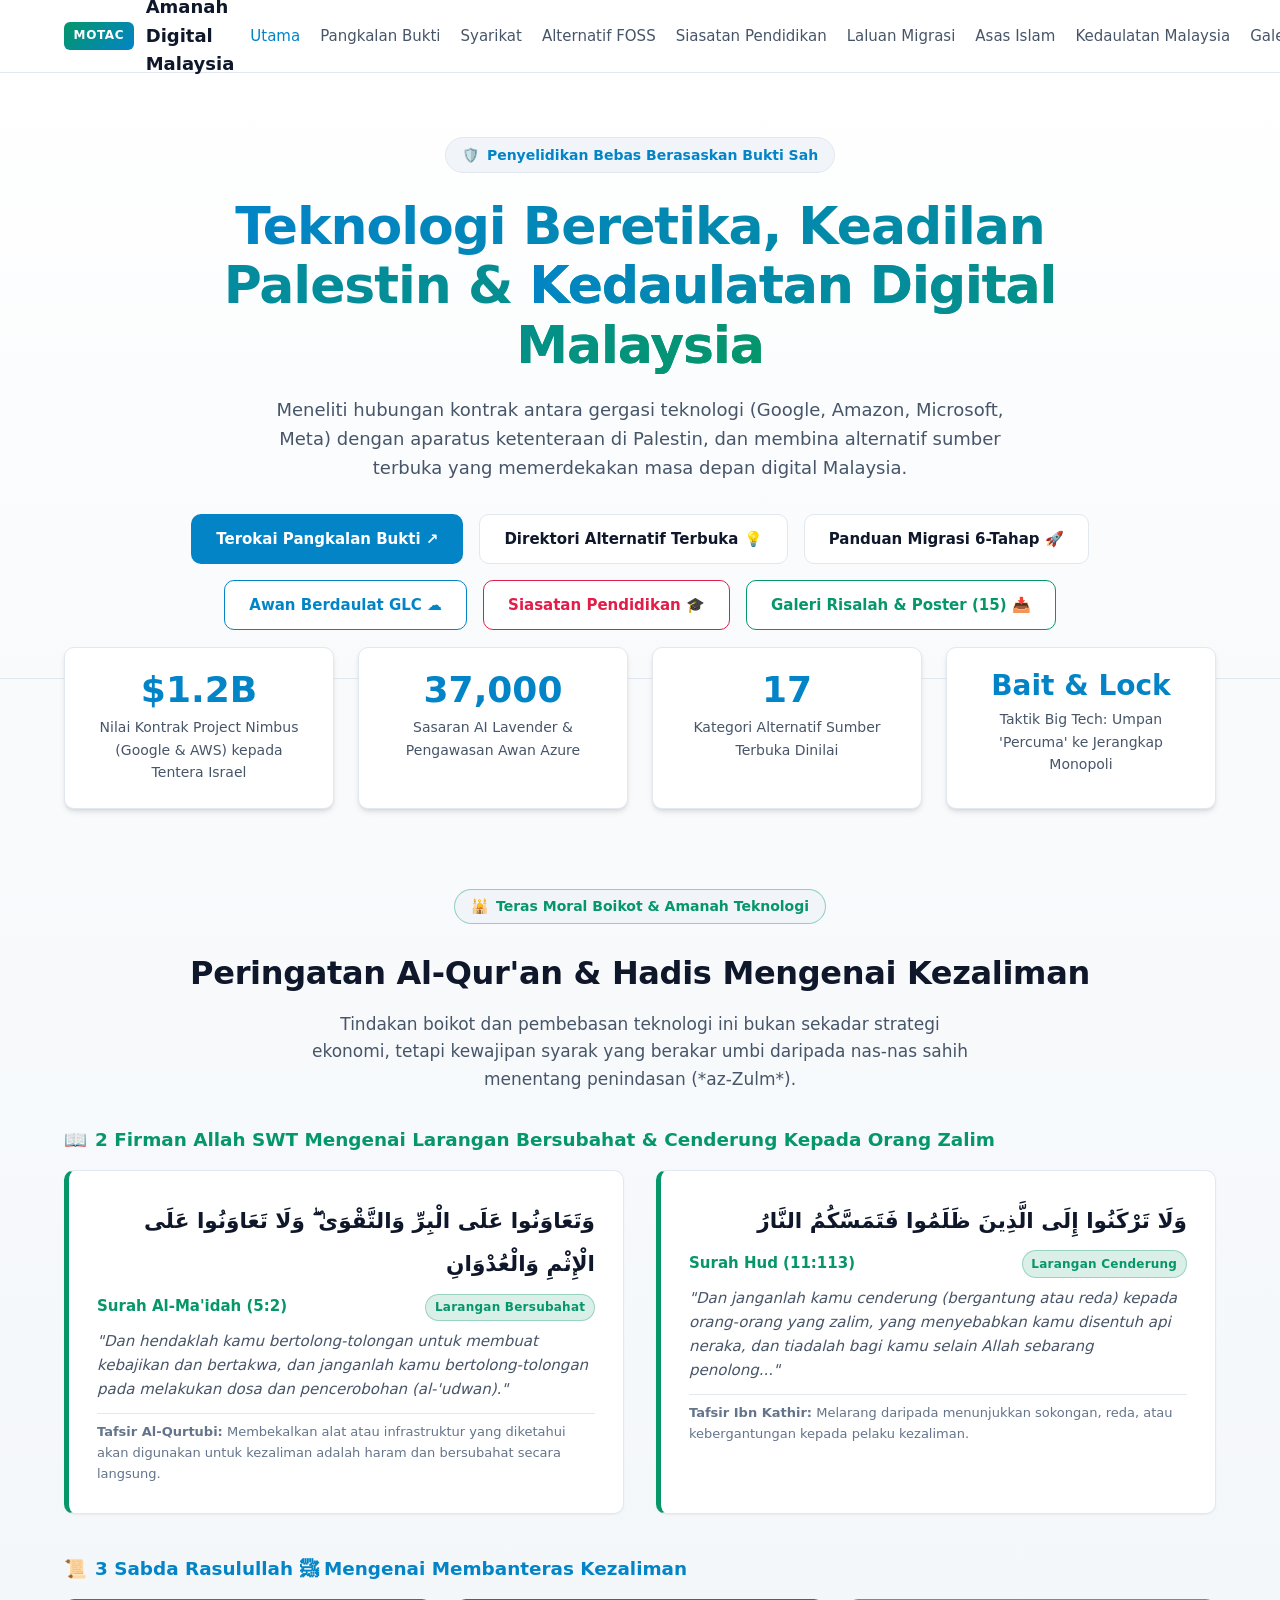
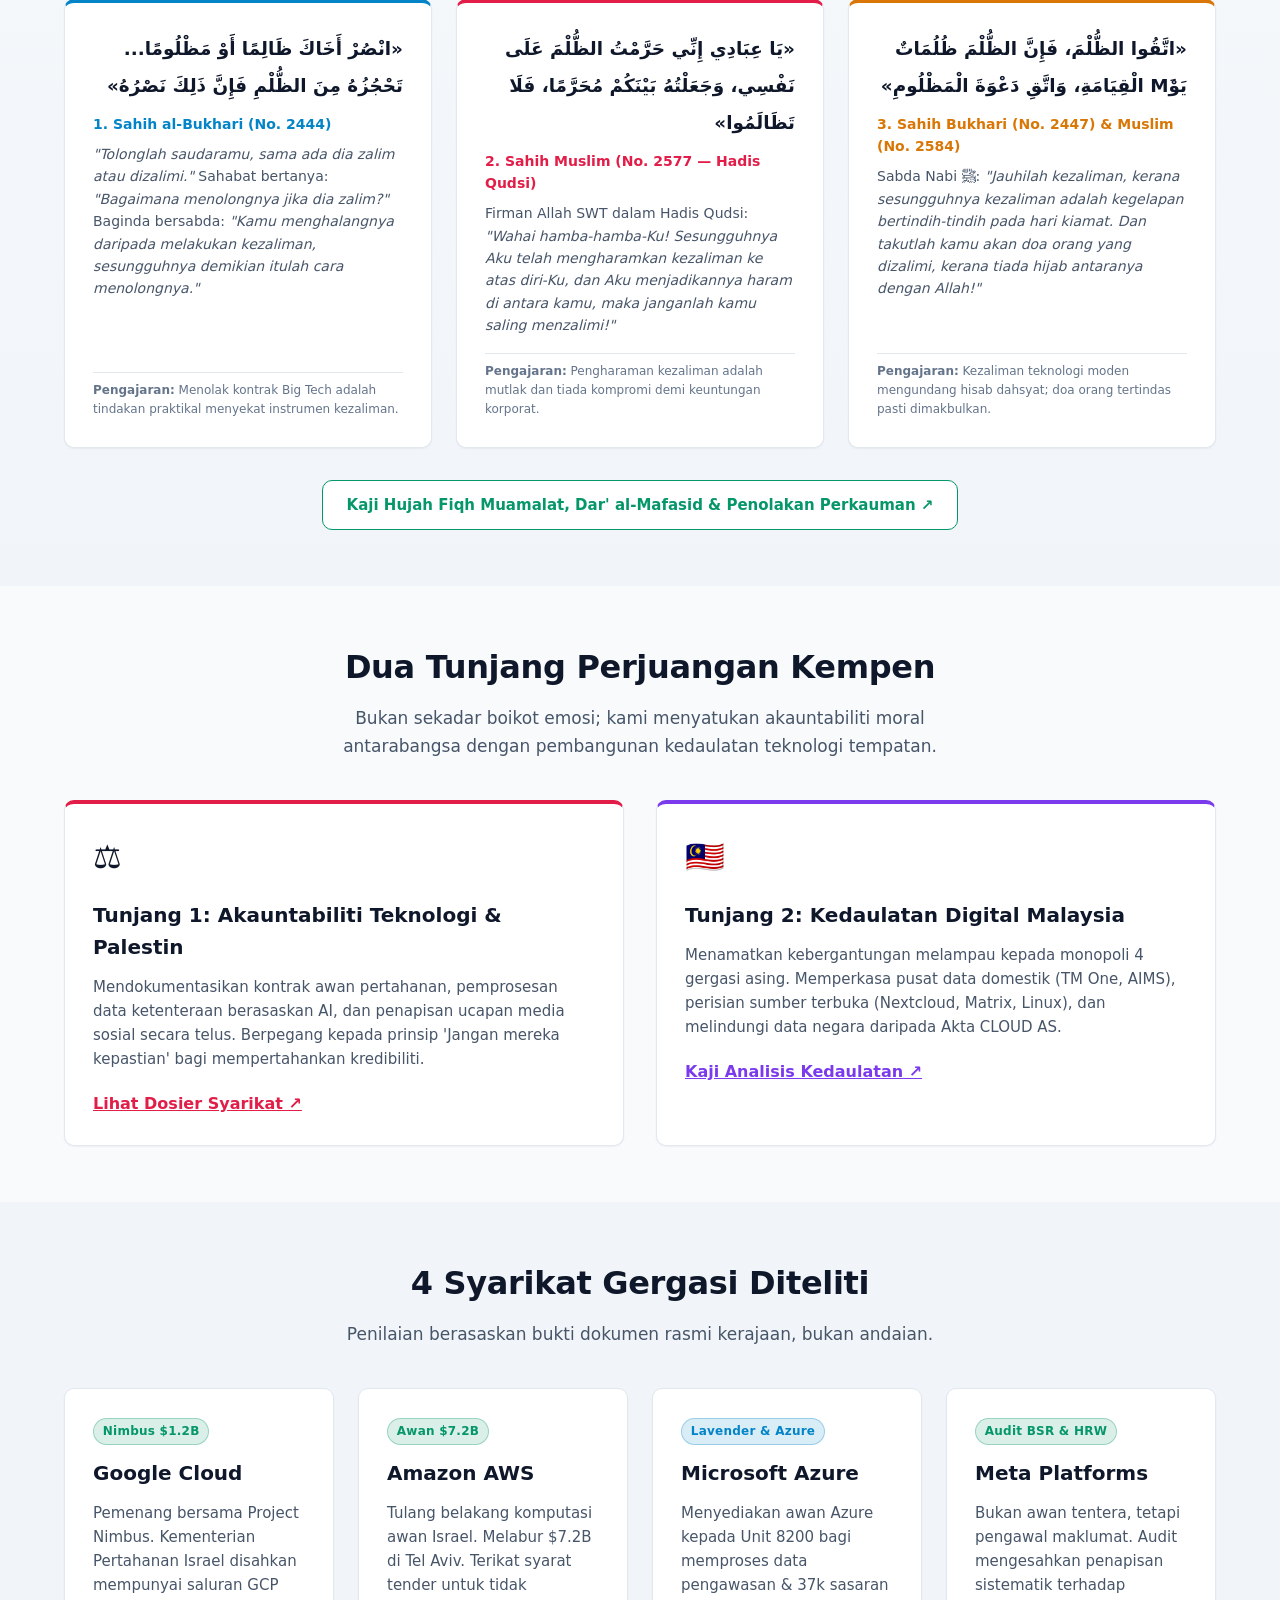
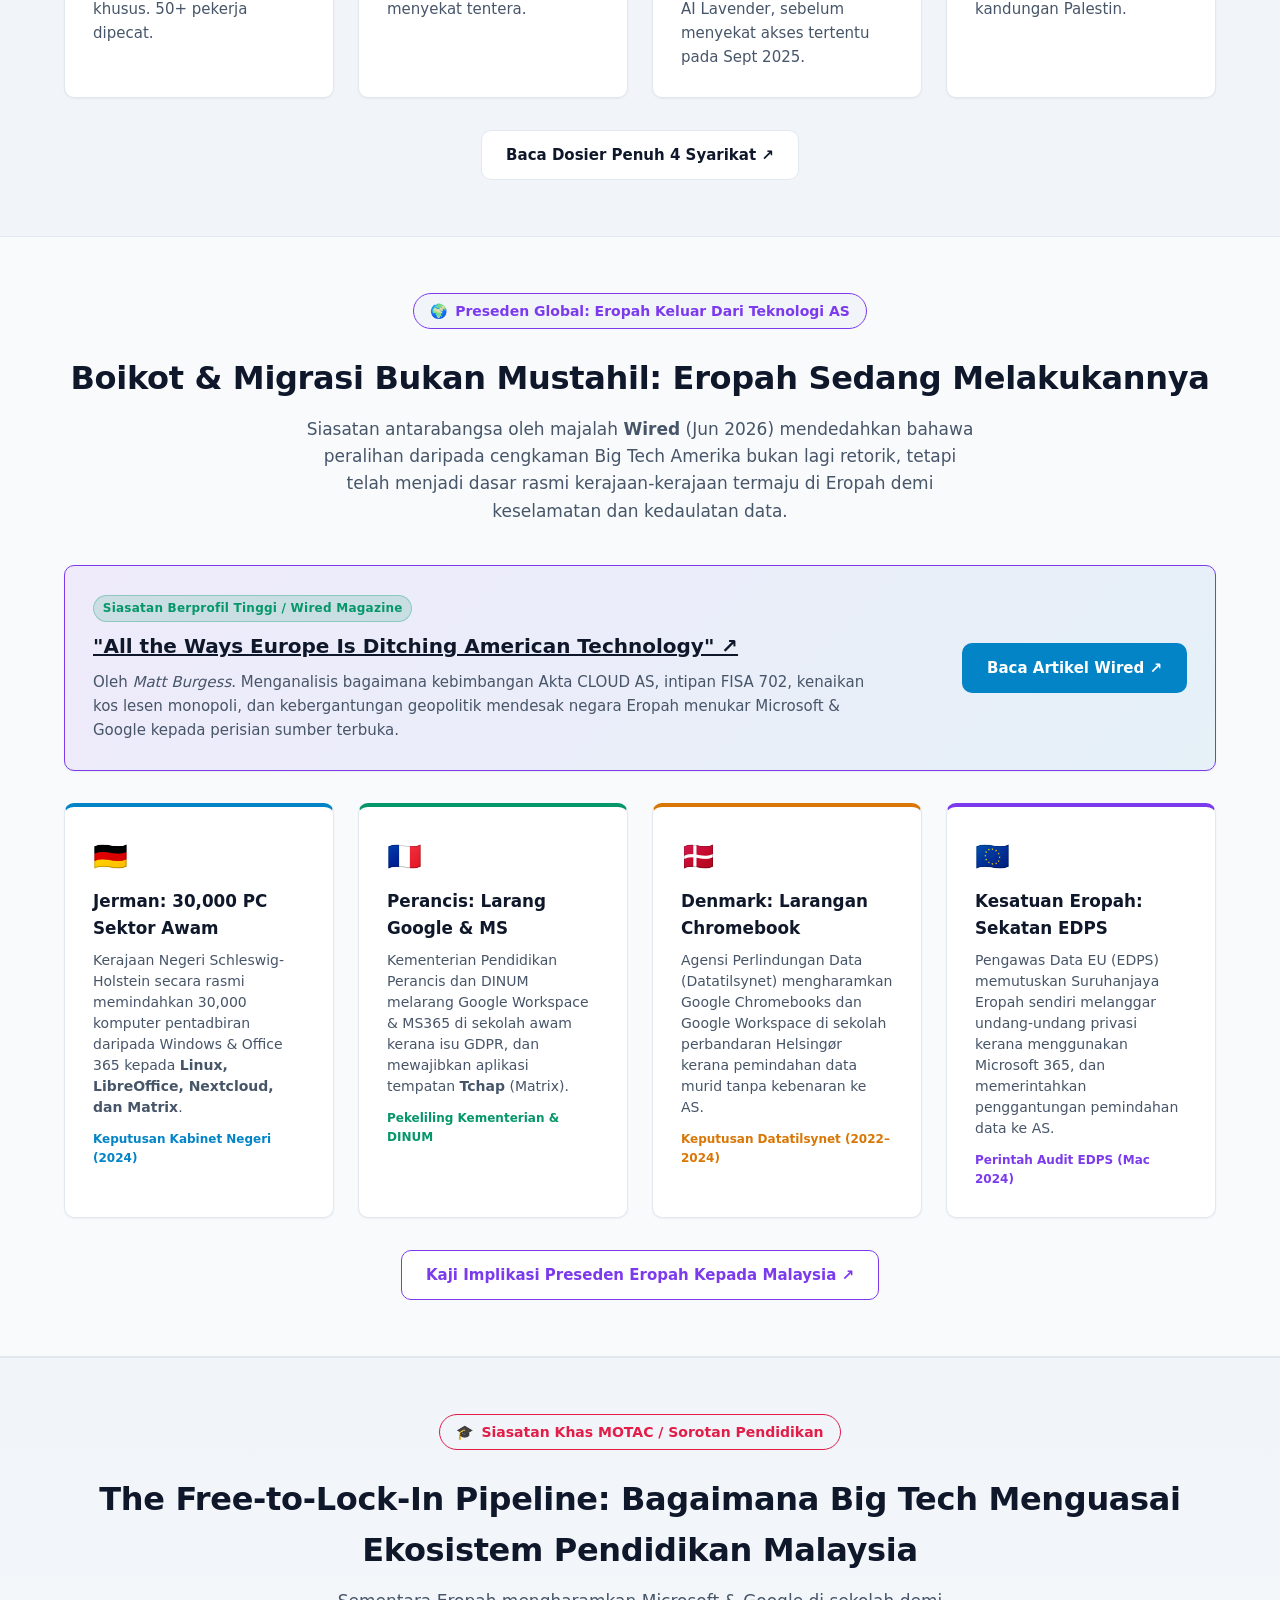
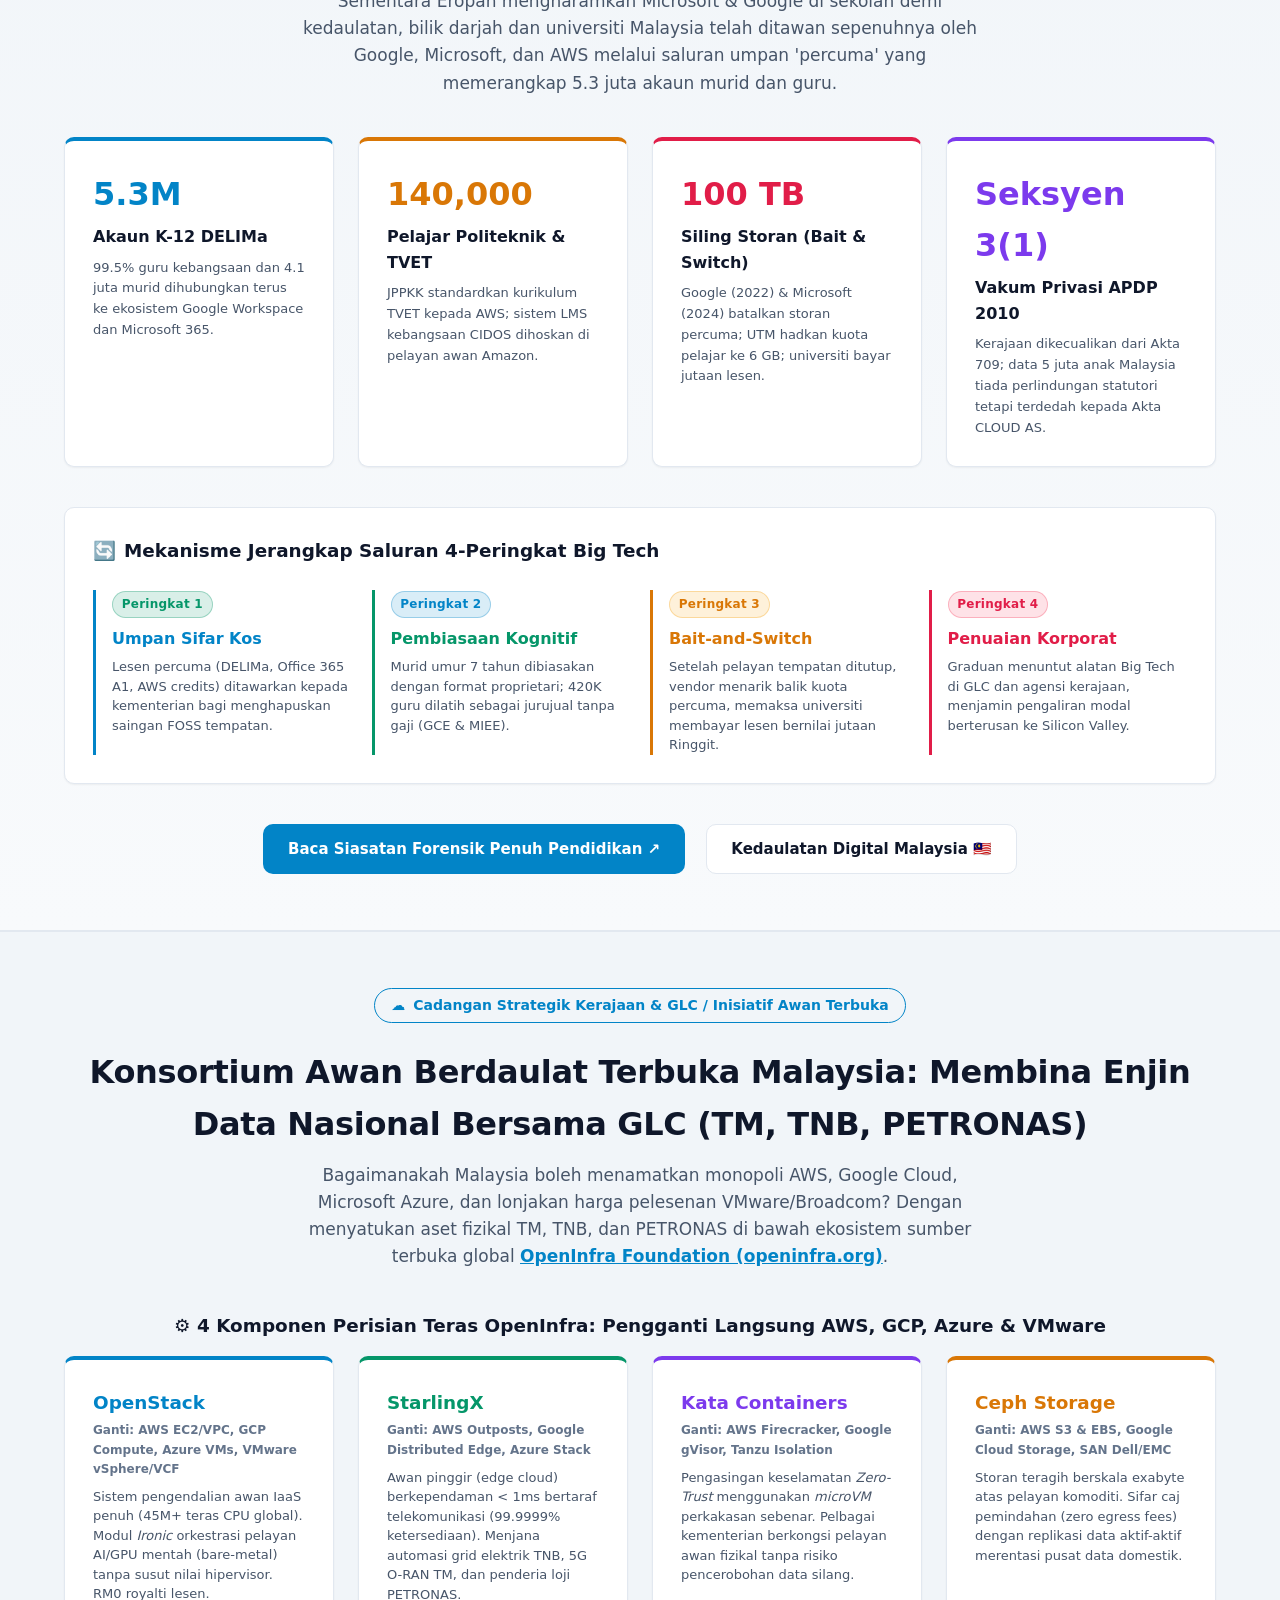
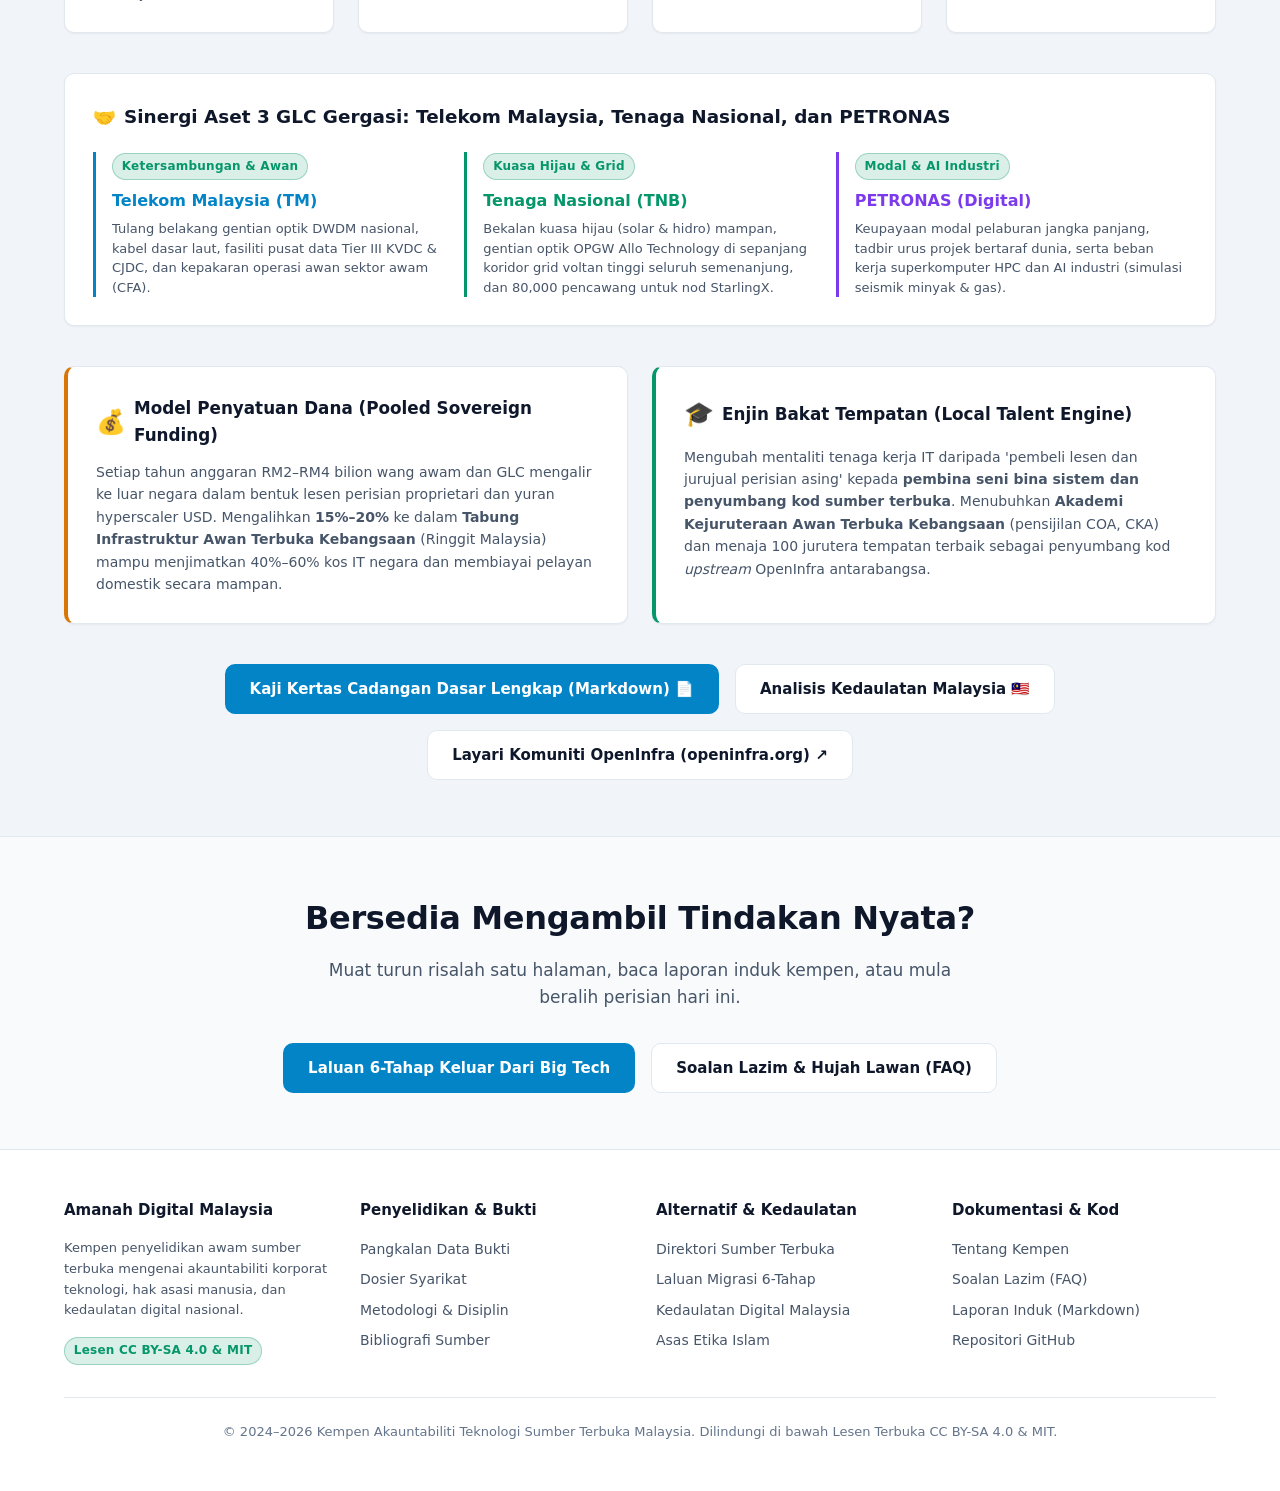
<file: index.html>
<!DOCTYPE html>
<html lang="ms">
<head>
  <meta charset="UTF-8">
  <meta http-equiv="refresh" content="0; url=website/index.html">
  <title>Amanah Digital Malaysia | Mengalihkan...</title>
  <script>
    window.location.href = "website/index.html";
  </script>
</head>
<body style="font-family: system-ui, sans-serif; text-align: center; padding: 4rem;">
  <h2>Mengalihkan ke Portal Kempen...</h2>
  <p>Jika anda tidak dialihkan secara automatik, sila <a href="website/index.html">klik di sini untuk membuka laman web</a>.</p>
</body>
</html>
</file>
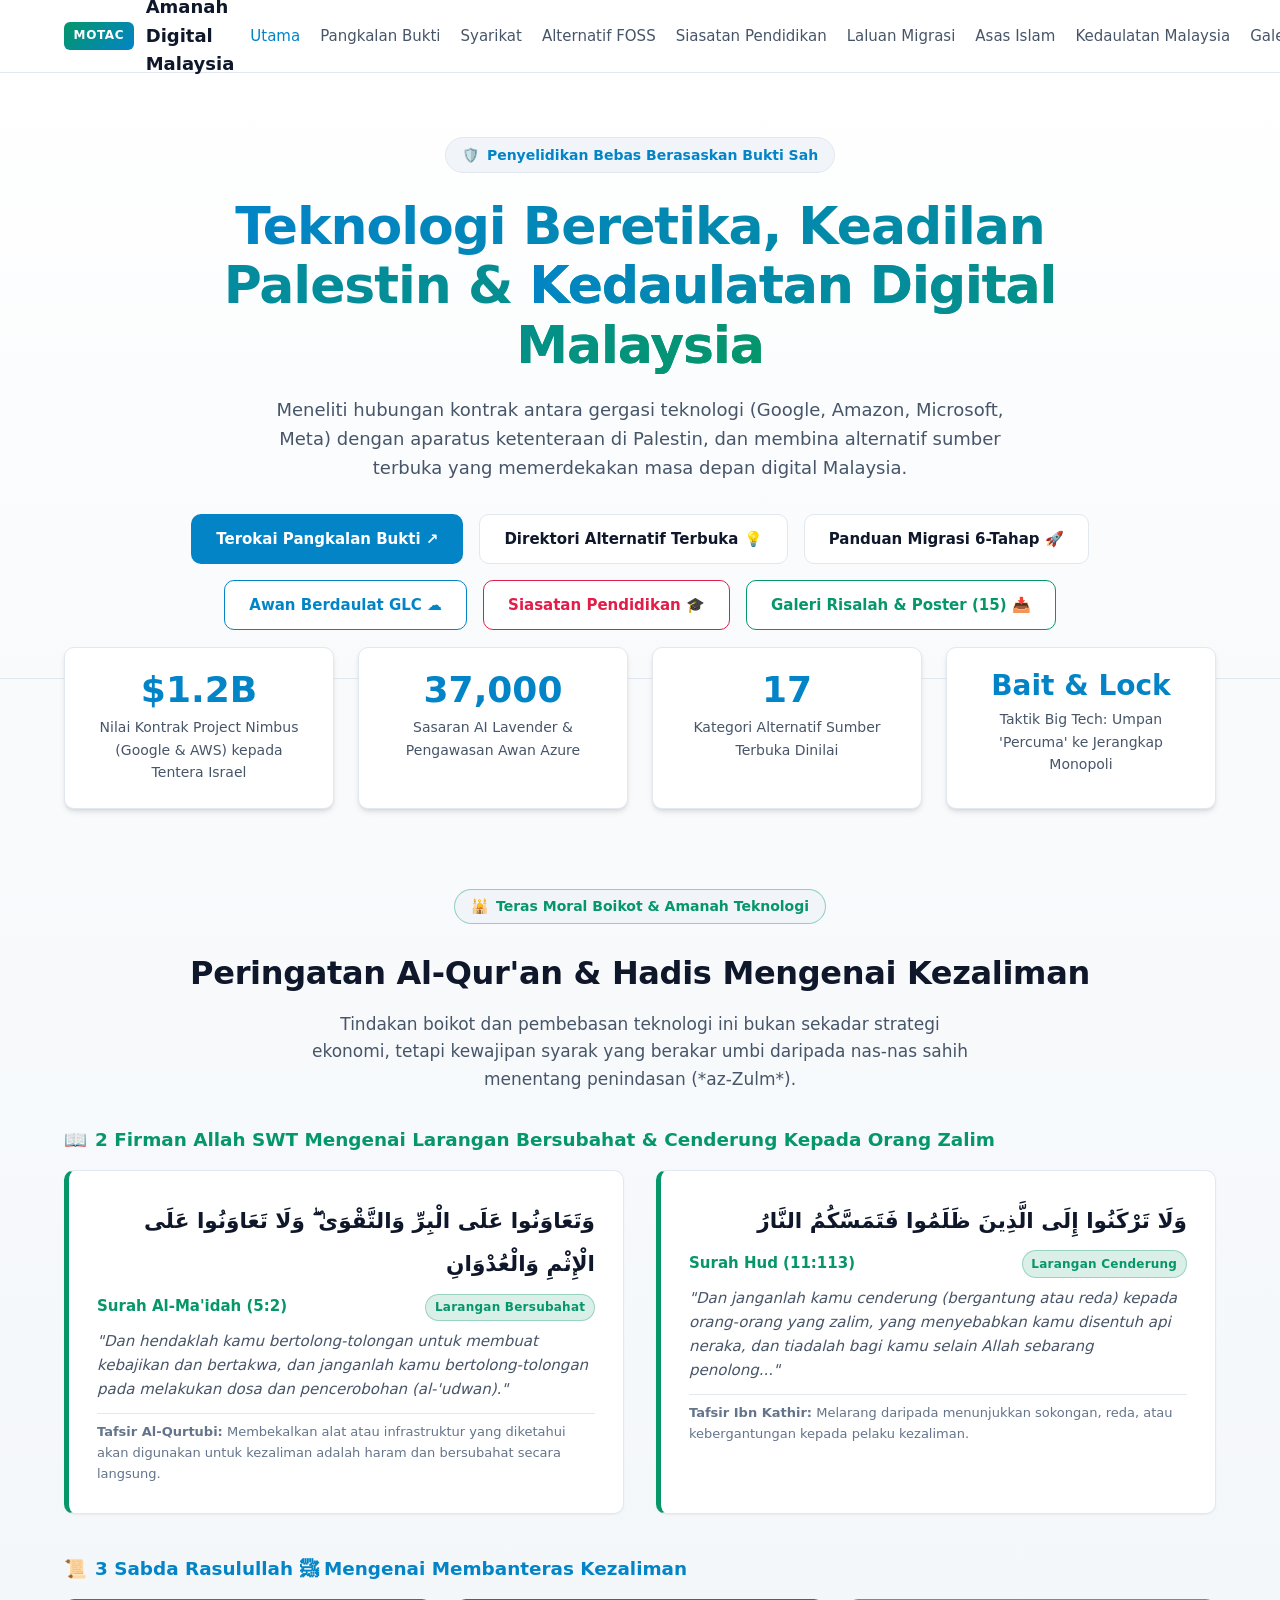
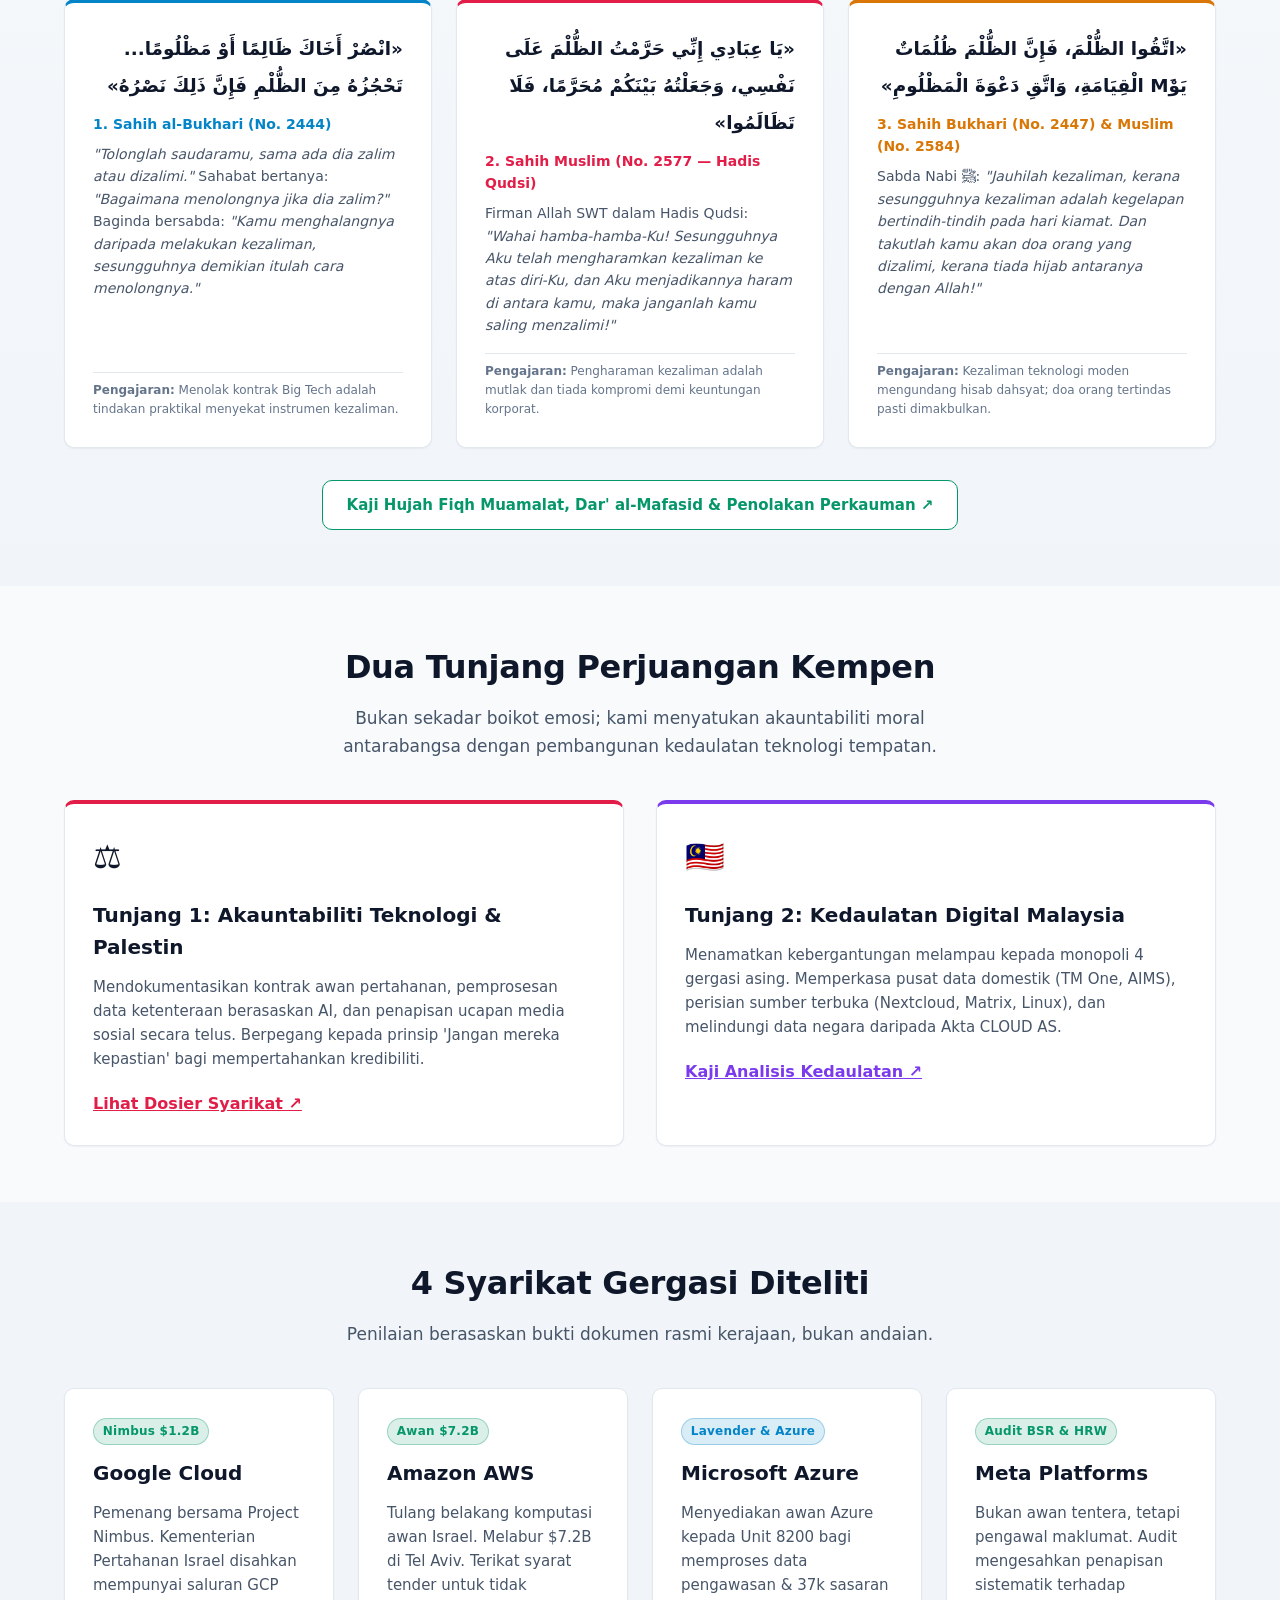
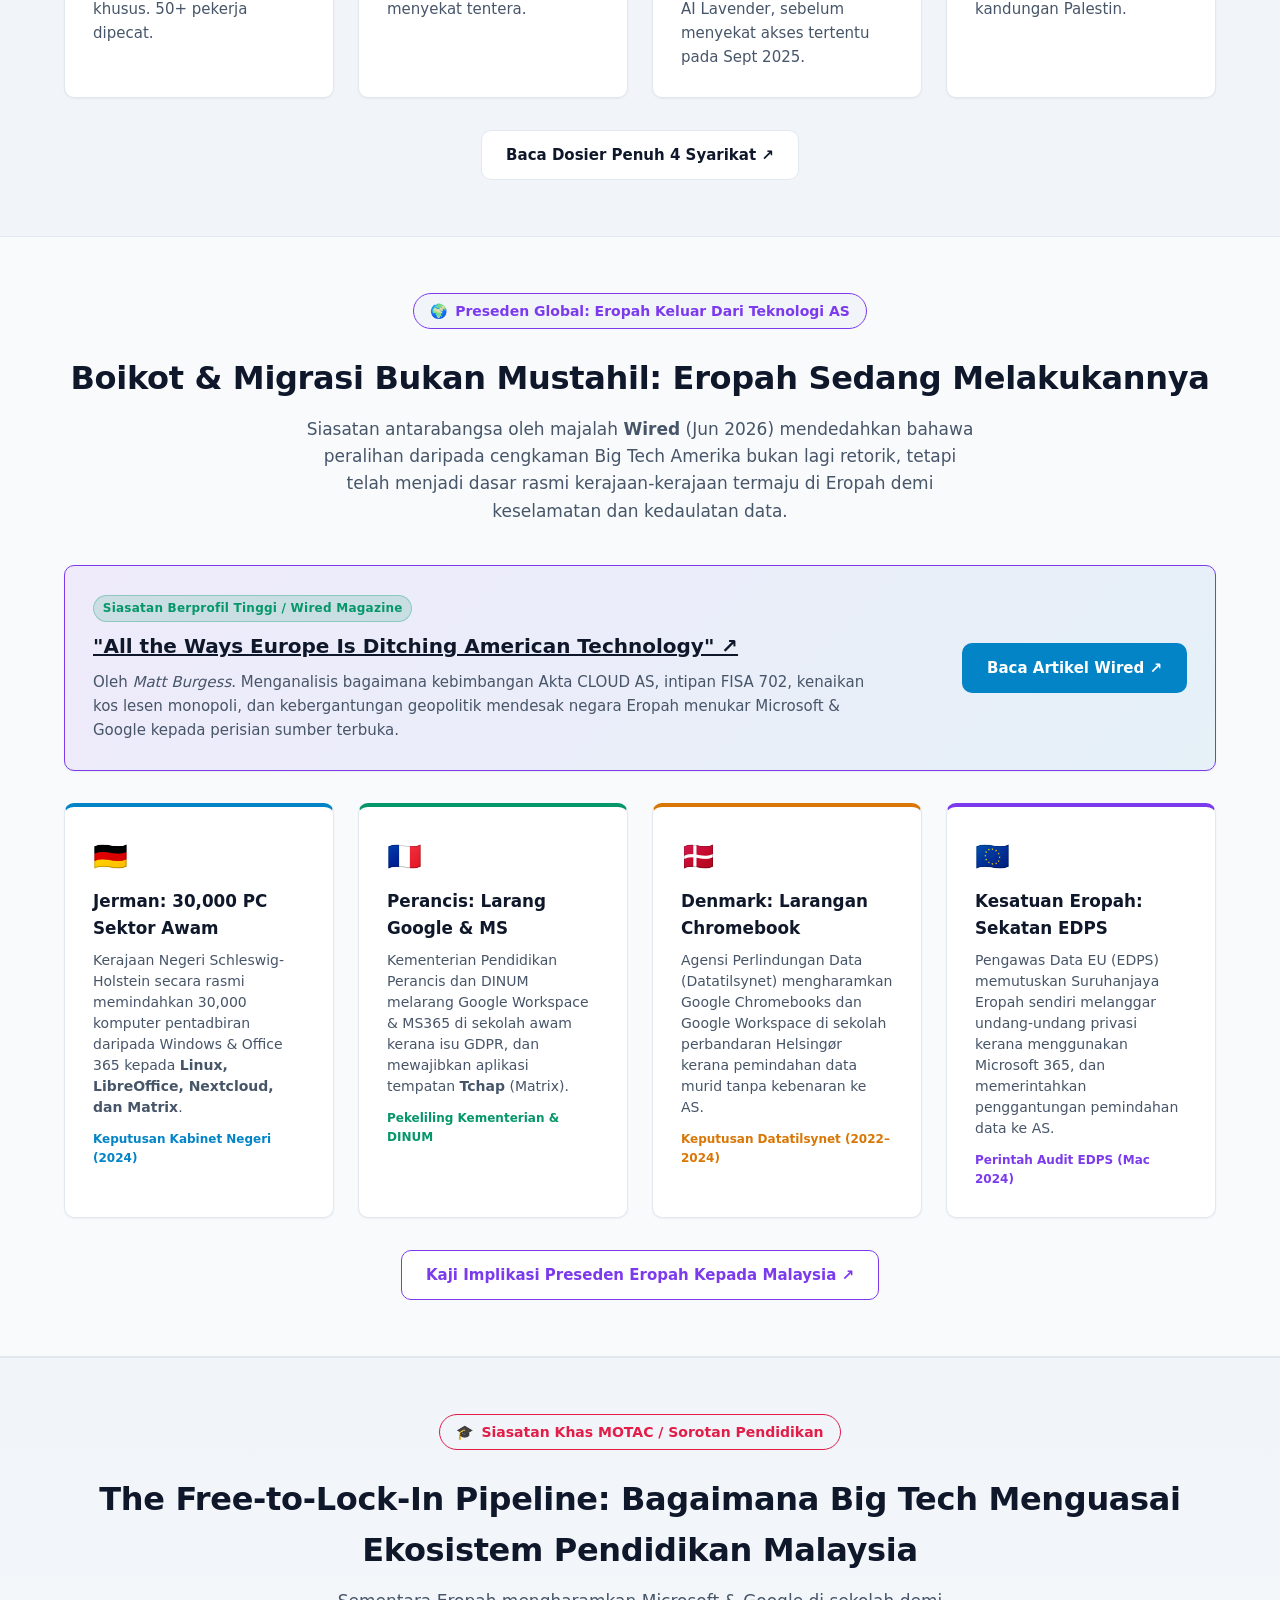
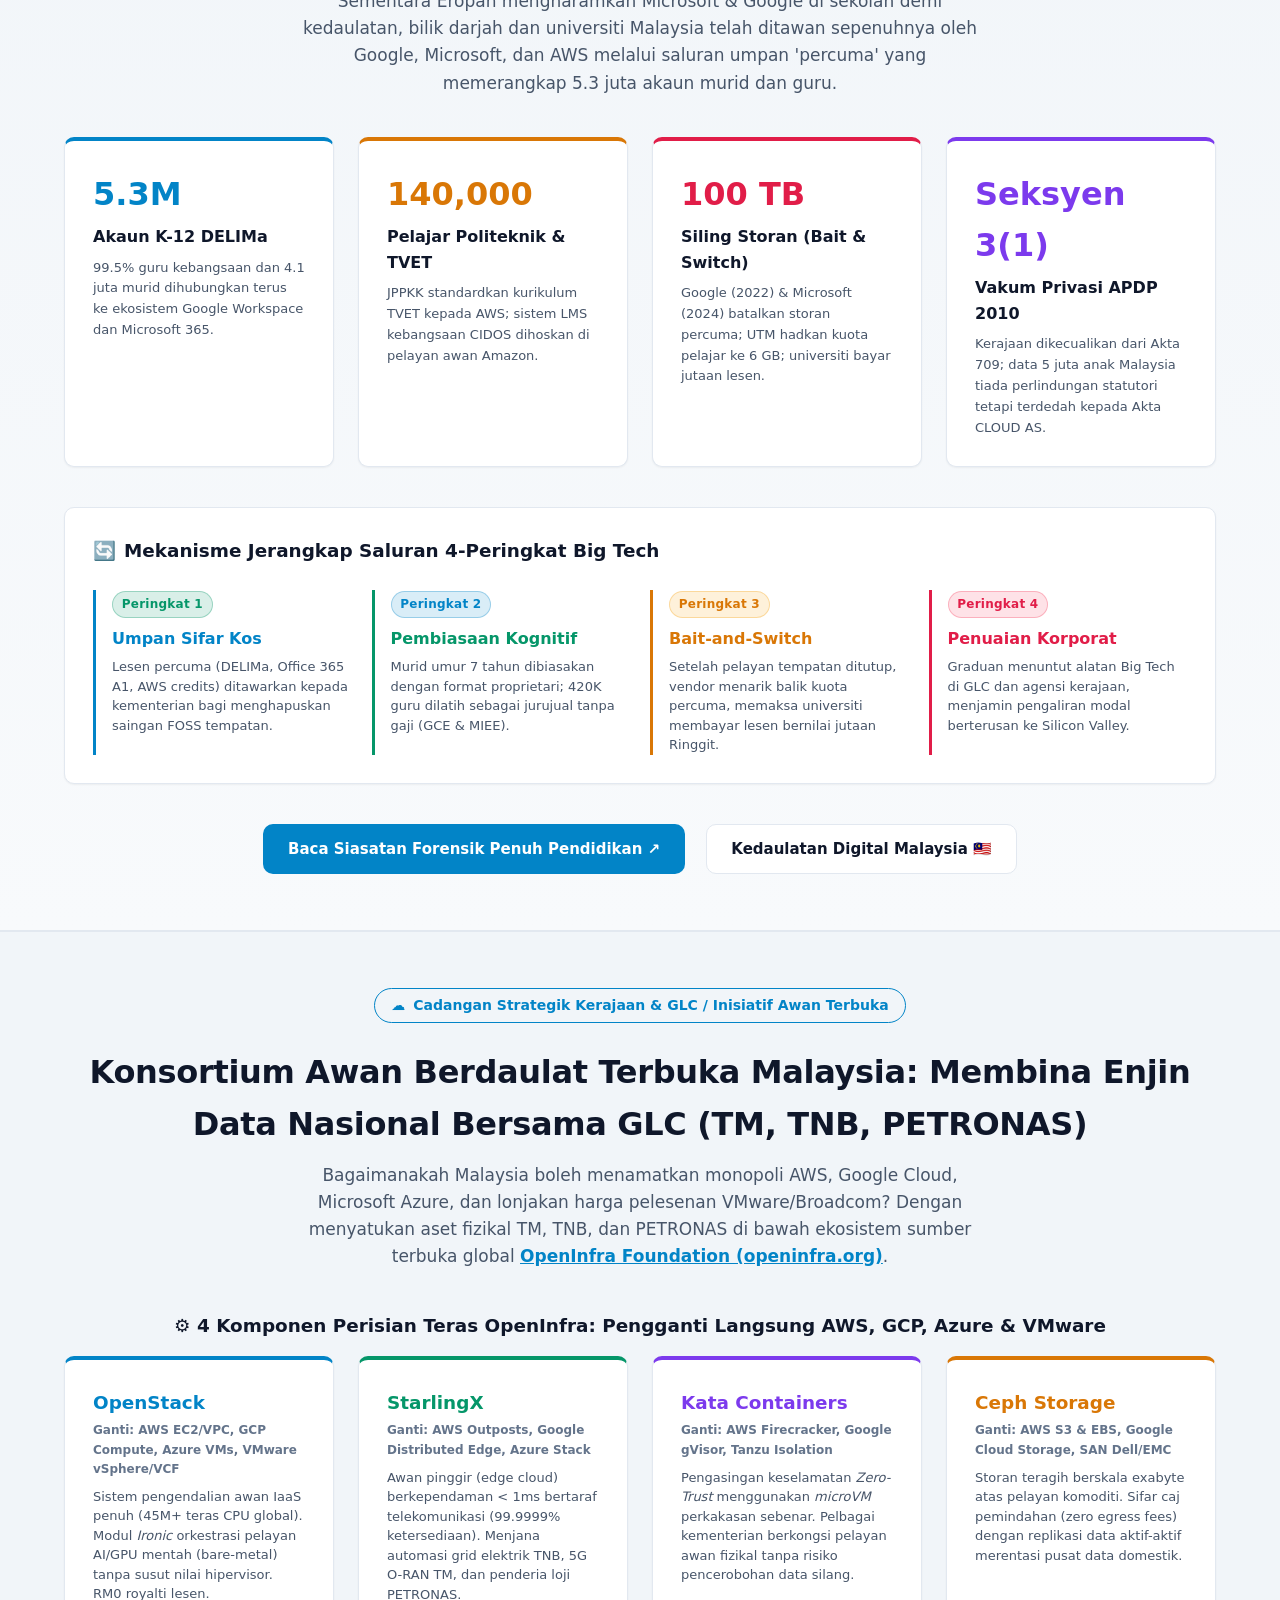
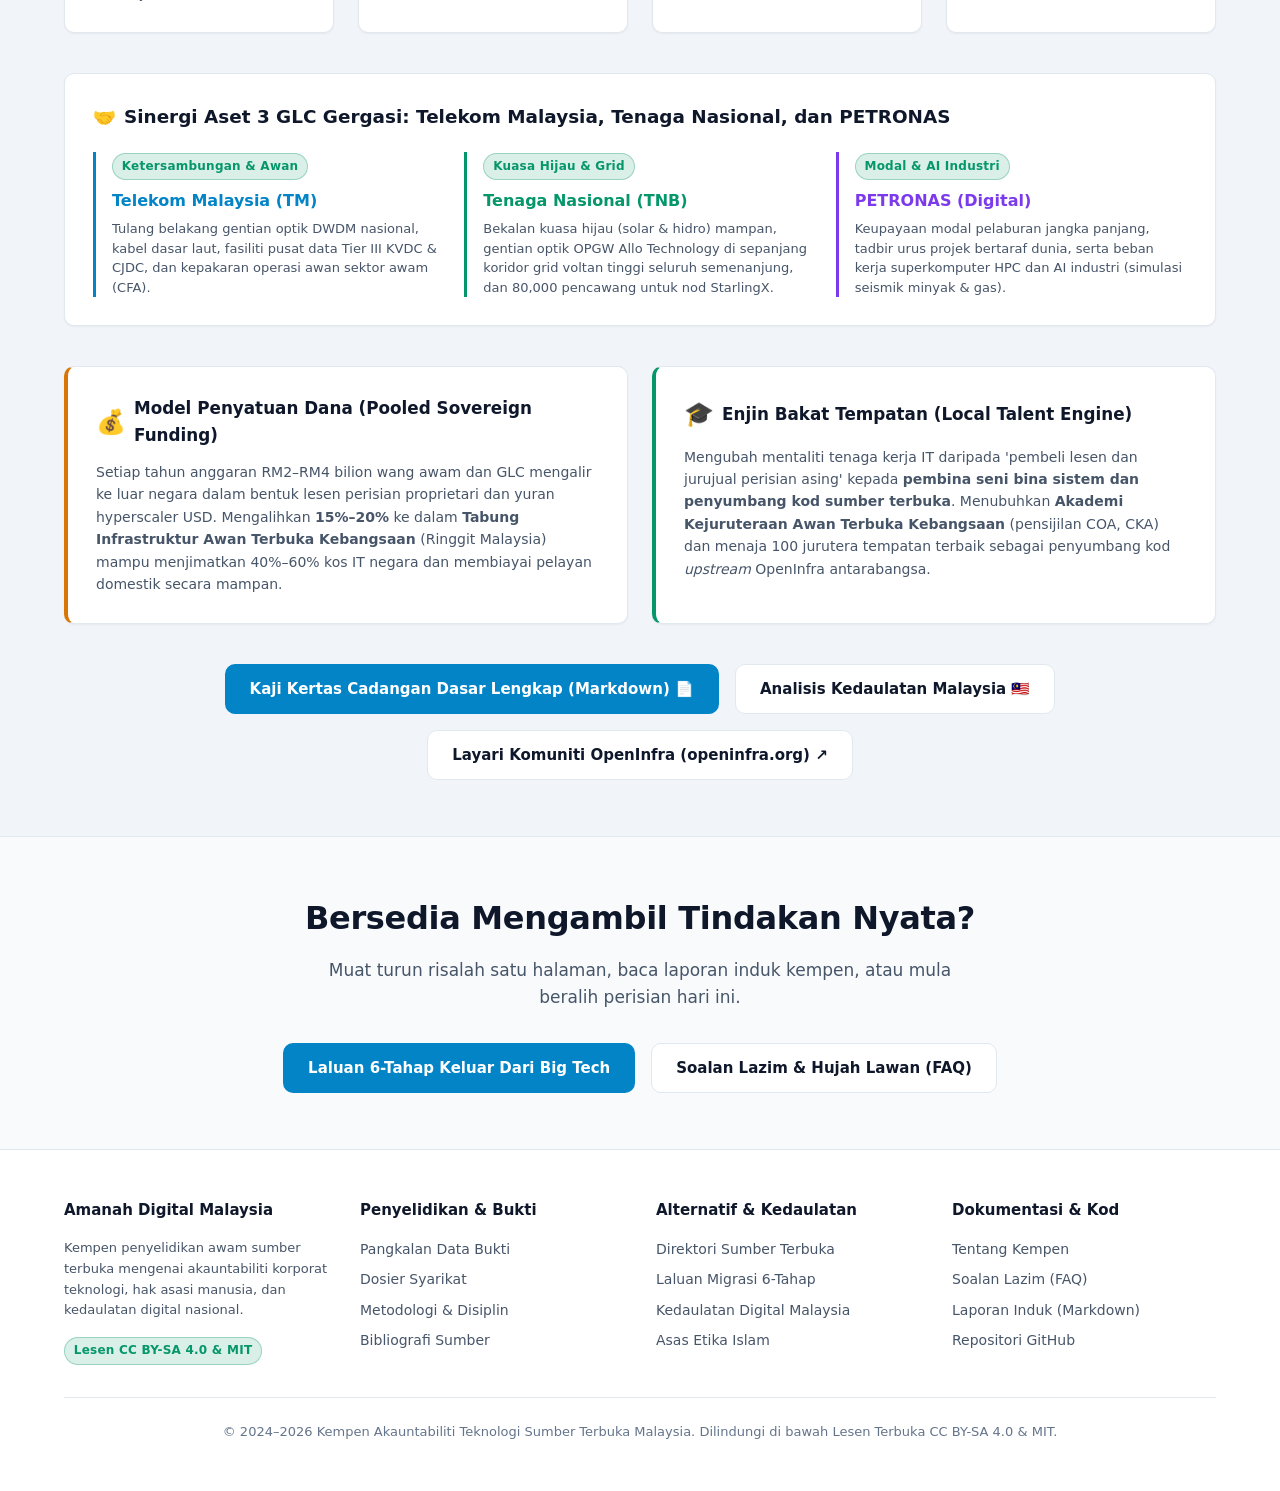
<file: website/index.html>
<!DOCTYPE html>
<html lang="ms" data-theme="light">
<head>
  <meta charset="UTF-8">
  <meta name="viewport" content="width=device-width, initial-scale=1.0">
  <title>Amanah Digital Malaysia | Malaysian Open-Source Tech Accountability Campaign</title>
  <meta name="description" content="Inisiatif awam berasaskan bukti meneliti akauntabiliti gergasi teknologi, Palestin, dan memperkasakan kedaulatan digital Malaysia melalui perisian sumber terbuka.">
  <link rel="stylesheet" href="styles.css">
</head>
<body>

  <!-- Header Navigation -->
  <header class="site-header">
    <div class="container nav-wrapper">
      <a href="index.html" class="brand-link">
        <span class="brand-badge">MOTAC</span>
        <span>Amanah Digital Malaysia</span>
      </a>
      <nav>
        <ul class="nav-links">
          <li><a href="index.html" class="active"><span class="lang-bm">Utama</span><span class="lang-en">Home</span></a></li>
          <li><a href="evidence.html"><span class="lang-bm">Pangkalan Bukti</span><span class="lang-en">Evidence Base</span></a></li>
          <li><a href="companies.html"><span class="lang-bm">Syarikat</span><span class="lang-en">Companies</span></a></li>
          <li><a href="alternatives.html"><span class="lang-bm">Alternatif FOSS</span><span class="lang-en">FOSS Alternatives</span></a></li>
          <li><a href="education.html"><span class="lang-bm">Siasatan Pendidikan</span><span class="lang-en" style="display: none;">Education Pipeline</span></a></li>
          <li><a href="migrate.html"><span class="lang-bm">Laluan Migrasi</span><span class="lang-en">Migration Guide</span></a></li>
          <li><a href="islam.html"><span class="lang-bm">Asas Islam</span><span class="lang-en">Islamic Ethics</span></a></li>
          <li><a href="malaysia.html"><span class="lang-bm">Kedaulatan Malaysia</span><span class="lang-en">Malaysian Sovereignty</span></a></li>
          <li><a href="media.html"><span class="lang-bm">Galeri Risalah</span><span class="lang-en">Leaflets</span></a></li>
          <li><a href="about.html"><span class="lang-bm">Tentang Kami</span><span class="lang-en">About</span></a></li>
        </ul>
      </nav>
      <div class="nav-actions">
        <button id="lang-toggle" class="btn-icon" aria-label="Tukar Bahasa">🌐 English</button>
        <button id="theme-toggle" class="btn-icon" aria-label="Tukar Tema">🌙 Gelap</button>
      </div>
    </div>
  </header>

  <!-- Hero Section -->
  <main>
    <section class="hero">
      <div class="container">
        <div class="hero-pill">
          <span>🛡️</span>
          <span class="lang-bm">Penyelidikan Bebas Berasaskan Bukti Sah</span>
          <span class="lang-en" style="display: none;">Independent Evidence-Driven Inquiry</span>
        </div>

        <h1 class="hero-title">
          <span class="lang-bm">Teknologi Beretika, Keadilan Palestin &amp; <span>Kedaulatan Digital Malaysia</span></span>
          <span class="lang-en" style="display: none;">Ethical Technology, Justice for Palestine &amp; <span>Malaysian Sovereignty</span></span>
        </h1>

        <p class="hero-desc">
          <span class="lang-bm">
            Meneliti hubungan kontrak antara gergasi teknologi (Google, Amazon, Microsoft, Meta) dengan aparatus ketenteraan di Palestin, dan membina alternatif sumber terbuka yang memerdekakan masa depan digital Malaysia.
          </span>
          <span class="lang-en" style="display: none;">
            Documenting the contracts connecting Big Tech (Google, Amazon, Microsoft, Meta) to military systems in Palestine, and building open-source alternatives for Malaysia's digital future.
          </span>
        </p>

        <div class="hero-actions">
          <a href="evidence.html" class="btn btn-primary">
            <span class="lang-bm">Terokai Pangkalan Bukti ↗</span>
            <span class="lang-en" style="display: none;">Explore Evidence Database ↗</span>
          </a>
          <a href="alternatives.html" class="btn btn-outline">
            <span class="lang-bm">Direktori Alternatif Terbuka 💡</span>
            <span class="lang-en" style="display: none;">Open-Source Directory 💡</span>
          </a>
          <a href="migrate.html" class="btn btn-outline">
            <span class="lang-bm">Panduan Migrasi 6-Tahap 🚀</span>
            <span class="lang-en" style="display: none;">6-Level Migration Guide 🚀</span>
          </a>
          <a href="#open-cloud" class="btn btn-outline" style="border-color: var(--accent-primary); color: var(--accent-primary);">
            <span class="lang-bm">Awan Berdaulat GLC ☁️</span>
            <span class="lang-en" style="display: none;">GLC Open Cloud ☁️</span>
          </a>
          <a href="education.html" class="btn btn-outline" style="border-color: var(--accent-rose); color: var(--accent-rose);">
            <span class="lang-bm">Siasatan Pendidikan 🎓</span>
            <span class="lang-en" style="display: none;">Education Pipeline 🎓</span>
          </a>
          <a href="media.html" class="btn btn-outline" style="border-color: var(--accent-emerald); color: var(--accent-emerald);">
            <span class="lang-bm">Galeri Risalah &amp; Poster (15) 📥</span>
            <span class="lang-en" style="display: none;">Posters &amp; Leaflets (15) 📥</span>
          </a>
        </div>
      </div>
    </section>

    <!-- Stat Strip -->
    <div class="container">
      <div class="stats-strip">
        <div class="stat-card">
          <div class="stat-val">$1.2B</div>
          <div class="stat-label">
            <span class="lang-bm">Nilai Kontrak Project Nimbus (Google &amp; AWS) kepada Tentera Israel</span>
            <span class="lang-en" style="display: none;">Project Nimbus Contract Value (Google &amp; AWS) to Israeli Military</span>
          </div>
        </div>
        <div class="stat-card">
          <div class="stat-val">37,000</div>
          <div class="stat-label">
            <span class="lang-bm">Sasaran AI Lavender &amp; Pengawasan Awan Azure</span>
            <span class="lang-en" style="display: none;">Lavender AI Targets &amp; Azure Cloud Surveillance</span>
          </div>
        </div>
        <div class="stat-card">
          <div class="stat-val">17</div>
          <div class="stat-label">
            <span class="lang-bm">Kategori Alternatif Sumber Terbuka Dinilai</span>
            <span class="lang-en" style="display: none;">Open-Source Categories Evaluated</span>
          </div>
        </div>
        <div class="stat-card">
          <div class="stat-val" style="font-size: 1.75rem;">Bait &amp; Lock</div>
          <div class="stat-label">
            <span class="lang-bm">Taktik Big Tech: Umpan 'Percuma' ke Jerangkap Monopoli</span>
            <span class="lang-en" style="display: none;">Big Tech Tactics: 'Free' Bait to Monopolistic Lock-In</span>
          </div>
        </div>
      </div>
    </div>

    <!-- Core Foundation: Oppression in Quran & Sunnah -->
    <section class="section" style="padding-top: 2rem; background: linear-gradient(180deg, var(--bg-primary) 0%, var(--bg-surface-elevated) 100%);">
      <div class="container">
        <div class="section-header" style="margin-bottom: 2rem;">
          <div class="hero-pill" style="border-color: rgba(5, 150, 105, 0.4); color: var(--accent-emerald);">
            <span>🕌</span>
            <span class="lang-bm">Teras Moral Boikot &amp; Amanah Teknologi</span>
            <span class="lang-en" style="display: none;">The Core Moral Imperative: Opposing Oppression (Zulm)</span>
          </div>
          <h2 class="section-title">
            <span class="lang-bm">Peringatan Al-Qur'an &amp; Hadis Mengenai Kezaliman</span>
            <span class="lang-en" style="display: none;">Qur'anic &amp; Prophetic Decrees on Oppression</span>
          </h2>
          <p class="section-subtitle">
            <span class="lang-bm">
              Tindakan boikot dan pembebasan teknologi ini bukan sekadar strategi ekonomi, tetapi kewajipan syarak yang berakar umbi daripada nas-nas sahih menentang penindasan (*az-Zulm*).
            </span>
            <span class="lang-en" style="display: none;">
              This tech accountability initiative is not merely an economic boycott, but a profound religious obligation to oppose systemic oppression (az-Zulm).
            </span>
          </p>
        </div>

        <!-- 2 Quran Verses -->
        <h3 style="font-size: 1.15rem; font-weight: 700; color: var(--accent-emerald); margin-bottom: 1rem; display: flex; align-items: center; gap: 0.5rem;">
          <span>📖</span>
          <span class="lang-bm">2 Firman Allah SWT Mengenai Larangan Bersubahat &amp; Cenderung Kepada Orang Zalim</span>
          <span class="lang-en" style="display: none;">2 Qur'anic Decrees on Forbidding Complicity &amp; Inclining Toward Oppressors</span>
        </h3>

        <div class="grid-2" style="margin-bottom: 2.5rem;">
          <!-- Quran 5:2 -->
          <div class="card" style="border-left: 5px solid var(--accent-emerald); background-color: var(--bg-surface);">
            <div class="arabic-text">
              وَتَعَاوَنُوا عَلَى الْبِرِّ وَالتَّقْوَىٰ ۖ وَلَا تَعَاوَنُوا عَلَى الْإِثْمِ وَالْعُدْوَانِ
            </div>
            <div style="display: flex; justify-content: space-between; align-items: baseline; margin-bottom: 0.5rem;">
              <strong style="color: var(--accent-emerald); font-size: 0.9375rem;">Surah Al-Ma'idah (5:2)</strong>
              <span class="badge badge-verified">Larangan Bersubahat</span>
            </div>
            <p class="lang-bm" style="font-size: 0.9375rem; color: var(--text-secondary); line-height: 1.6;">
              <em>"Dan hendaklah kamu bertolong-tolongan untuk membuat kebajikan dan bertakwa, dan janganlah kamu bertolong-tolongan pada melakukan dosa dan pencerobohan (al-'udwan)."</em>
            </p>
            <p class="lang-en" style="display: none; font-size: 0.9375rem; color: var(--text-secondary); line-height: 1.6;">
              <em>"And cooperate in righteousness and piety, but do not cooperate in sin and aggression."</em>
            </p>
            <p style="font-size: 0.8125rem; color: var(--text-muted); margin-top: 0.75rem; border-top: 1px solid var(--border-color); padding-top: 0.5rem;">
              <span class="lang-bm"><strong>Tafsir Al-Qurtubi:</strong> Membekalkan alat atau infrastruktur yang diketahui akan digunakan untuk kezaliman adalah haram dan bersubahat secara langsung.</span>
              <span class="lang-en" style="display: none;"><strong>Tafsir Al-Qurtubi:</strong> Providing infrastructure known to facilitate aggression is strictly prohibited.</span>
            </p>
          </div>

          <!-- Quran 11:113 -->
          <div class="card" style="border-left: 5px solid var(--accent-emerald); background-color: var(--bg-surface);">
            <div class="arabic-text">
              وَلَا تَرْكَنُوا إِلَى الَّذِينَ ظَلَمُوا فَتَمَسَّكُمُ النَّارُ
            </div>
            <div style="display: flex; justify-content: space-between; align-items: baseline; margin-bottom: 0.5rem;">
              <strong style="color: var(--accent-emerald); font-size: 0.9375rem;">Surah Hud (11:113)</strong>
              <span class="badge badge-verified">Larangan Cenderung</span>
            </div>
            <p class="lang-bm" style="font-size: 0.9375rem; color: var(--text-secondary); line-height: 1.6;">
              <em>"Dan janganlah kamu cenderung (bergantung atau reda) kepada orang-orang yang zalim, yang menyebabkan kamu disentuh api neraka, dan tiadalah bagi kamu selain Allah sebarang penolong..."</em>
            </p>
            <p class="lang-en" style="display: none; font-size: 0.9375rem; color: var(--text-secondary); line-height: 1.6;">
              <em>"And do not incline toward those who do wrong, lest you be touched by the Fire, and you would have no protectors other than Allah."</em>
            </p>
            <p style="font-size: 0.8125rem; color: var(--text-muted); margin-top: 0.75rem; border-top: 1px solid var(--border-color); padding-top: 0.5rem;">
              <span class="lang-bm"><strong>Tafsir Ibn Kathir:</strong> Melarang daripada menunjukkan sokongan, reda, atau kebergantungan kepada pelaku kezaliman.</span>
              <span class="lang-en" style="display: none;"><strong>Tafsir Ibn Kathir:</strong> Forbids leaning upon, relying on, or aiding perpetrators of oppression.</span>
            </p>
          </div>
        </div>

        <!-- 3 Hadiths -->
        <h3 style="font-size: 1.15rem; font-weight: 700; color: var(--accent-primary); margin-bottom: 1rem; display: flex; align-items: center; gap: 0.5rem;">
          <span>📜</span>
          <span class="lang-bm">3 Sabda Rasulullah ﷺ Mengenai Membanteras Kezaliman</span>
          <span class="lang-en" style="display: none;">3 Prophetic Hadiths on Eradicating Oppression</span>
        </h3>

        <div class="grid-3">
          <!-- Hadith 1: Bukhari 2444 -->
          <div class="card" style="border-top: 4px solid var(--accent-primary); display: flex; flex-direction: column; justify-content: space-between;">
            <div>
              <div class="arabic-text" style="font-size: 1.15rem;">
                «انْصُرْ أَخَاكَ ظَالِمًا أَوْ مَظْلُومًا... تَحْجُزُهُ مِنَ الظُّلْمِ فَإِنَّ ذَلِكَ نَصْرُهُ»
              </div>
              <strong style="color: var(--accent-primary); font-size: 0.875rem; display: block; margin-bottom: 0.5rem;">
                1. Sahih al-Bukhari (No. 2444)
              </strong>
              <p class="lang-bm" style="font-size: 0.875rem; color: var(--text-secondary); line-height: 1.6;">
                <em>"Tolonglah saudaramu, sama ada dia zalim atau dizalimi."</em> Sahabat bertanya: <em>"Bagaimana menolongnya jika dia zalim?"</em> Baginda bersabda: <em>"Kamu menghalangnya daripada melakukan kezaliman, sesungguhnya demikian itulah cara menolongnya."</em>
              </p>
              <p class="lang-en" style="display: none; font-size: 0.875rem; color: var(--text-secondary); line-height: 1.6;">
                <em>"Help your brother, whether oppressor or oppressed."</em> A companion asked how to help the oppressor. The Prophet ﷺ replied: <em>"By restraining him from committing oppression, for that is helping him."</em>
              </p>
            </div>
            <div style="margin-top: 1rem; font-size: 0.75rem; color: var(--text-muted); border-top: 1px solid var(--border-color); padding-top: 0.5rem;">
              <span class="lang-bm"><strong>Pengajaran:</strong> Menolak kontrak Big Tech adalah tindakan praktikal menyekat instrumen kezaliman.</span>
              <span class="lang-en"><strong>Moral Lesson:</strong> Rejecting Big Tech contracts is a practical act of restraining the instruments of oppression.</span>
            </div>
          </div>

          <!-- Hadith 2: Muslim 2577 (Qudsi) -->
          <div class="card" style="border-top: 4px solid var(--accent-rose); display: flex; flex-direction: column; justify-content: space-between;">
            <div>
              <div class="arabic-text" style="font-size: 1.15rem;">
                «يَا عِبَادِي إِنِّي حَرَّمْتُ الظُّلْمَ عَلَى نَفْسِي، وَجَعَلْتُهُ بَيْنَكُمْ مُحَرَّمًا، فَلَا تَظَالَمُوا»
              </div>
              <strong style="color: var(--accent-rose); font-size: 0.875rem; display: block; margin-bottom: 0.5rem;">
                2. Sahih Muslim (No. 2577 — Hadis Qudsi)
              </strong>
              <p class="lang-bm" style="font-size: 0.875rem; color: var(--text-secondary); line-height: 1.6;">
                Firman Allah SWT dalam Hadis Qudsi: <em>"Wahai hamba-hamba-Ku! Sesungguhnya Aku telah mengharamkan kezaliman ke atas diri-Ku, dan Aku menjadikannya haram di antara kamu, maka janganlah kamu saling menzalimi!"</em>
              </p>
              <p class="lang-en" style="font-size: 0.875rem; color: var(--text-secondary); line-height: 1.6;">
                Allah Almighty decrees in a Hadith Qudsi: <em>"O My servants! I have forbidden oppression for Myself, and I have made it forbidden among you, so do not oppress one another!"</em>
              </p>
            </div>
            <div style="margin-top: 1rem; font-size: 0.75rem; color: var(--text-muted); border-top: 1px solid var(--border-color); padding-top: 0.5rem;">
              <span class="lang-bm"><strong>Pengajaran:</strong> Pengharaman kezaliman adalah mutlak dan tiada kompromi demi keuntungan korporat.</span>
              <span class="lang-en"><strong>Moral Lesson:</strong> The prohibition of oppression is absolute, brooking no compromise for corporate profits.</span>
            </div>
          </div>

          <!-- Hadith 3: Bukhari 2447 & Muslim 2584 -->
          <div class="card" style="border-top: 4px solid var(--accent-amber); display: flex; flex-direction: column; justify-content: space-between;">
            <div>
              <div class="arabic-text" style="font-size: 1.15rem;">
                «اتَّقُوا الظُّلْمَ، فَإِنَّ الظُّلْمَ ظُلُمَاتٌ يَوْMَ الْقِيَامَةِ، وَاتَّقِ دَعْوَةَ الْمَظْلُومِ»
              </div>
              <strong style="color: var(--accent-amber); font-size: 0.875rem; display: block; margin-bottom: 0.5rem;">
                3. Sahih Bukhari (No. 2447) &amp; Muslim (No. 2584)
              </strong>
              <p class="lang-bm" style="font-size: 0.875rem; color: var(--text-secondary); line-height: 1.6;">
                Sabda Nabi ﷺ: <em>"Jauhilah kezaliman, kerana sesungguhnya kezaliman adalah kegelapan bertindih-tindih pada hari kiamat. Dan takutlah kamu akan doa orang yang dizalimi, kerana tiada hijab antaranya dengan Allah!"</em>
              </p>
              <p class="lang-en" style="font-size: 0.875rem; color: var(--text-secondary); line-height: 1.6;">
                The Prophet ﷺ said: <em>"Beware of oppression, for oppression will be darkness on the Day of Resurrection. And beware of the supplication of the oppressed, for there is no barrier between it and Allah!"</em>
              </p>
            </div>
            <div style="margin-top: 1rem; font-size: 0.75rem; color: var(--text-muted); border-top: 1px solid var(--border-color); padding-top: 0.5rem;">
              <span class="lang-bm"><strong>Pengajaran:</strong> Kezaliman teknologi moden mengundang hisab dahsyat; doa orang tertindas pasti dimakbulkan.</span>
              <span class="lang-en"><strong>Moral Lesson:</strong> Modern technological oppression invites severe reckoning; the supplication of the oppressed is answered.</span>
            </div>
          </div>
        </div>

        <div style="text-align: center; margin-top: 2rem;">
          <a href="islam.html" class="btn btn-outline" style="border-color: var(--accent-emerald); color: var(--accent-emerald);">
            <span class="lang-bm">Kaji Hujah Fiqh Muamalat, Dar' al-Mafasid &amp; Penolakan Perkauman ↗</span>
            <span class="lang-en" style="display: none;">Explore In-Depth Jurisprudence, Ethics &amp; Anti-Racism Principles ↗</span>
          </a>
        </div>
      </div>
    </section>

    <!-- Two Pillars Section -->
    <section class="section">
      <div class="container">
        <div class="section-header">
          <h2 class="section-title">
            <span class="lang-bm">Dua Tunjang Perjuangan Kempen</span>
            <span class="lang-en" style="display: none;">Two Pillars of the Campaign</span>
          </h2>
          <p class="section-subtitle">
            <span class="lang-bm">Bukan sekadar boikot emosi; kami menyatukan akauntabiliti moral antarabangsa dengan pembangunan kedaulatan teknologi tempatan.</span>
            <span class="lang-en" style="display: none;">Beyond emotional boycotts; unifying international moral accountability with domestic technological independence.</span>
          </p>
        </div>

        <div class="grid-2">
          <div class="card" style="border-top: 4px solid var(--accent-rose);">
            <div class="card-icon">⚖️</div>
            <h3 class="card-title">
              <span class="lang-bm">Tunjang 1: Akauntabiliti Teknologi &amp; Palestin</span>
              <span class="lang-en" style="display: none;">Pillar 1: Tech Complicity &amp; Palestine</span>
            </h3>
            <p class="card-desc">
              <span class="lang-bm">
                Mendokumentasikan kontrak awan pertahanan, pemprosesan data ketenteraan berasaskan AI, dan penapisan ucapan media sosial secara telus. Berpegang kepada prinsip 'Jangan mereka kepastian' bagi mempertahankan kredibiliti.
              </span>
              <span class="lang-en" style="display: none;">
                Documenting defense cloud tenders, military AI pipelines, and platform content censorship with rigorous evidentiary standards.
              </span>
            </p>
            <div style="margin-top: 1.25rem;">
              <a href="companies.html" style="color: var(--accent-rose); font-weight: 600; text-decoration: underline;">
                <span class="lang-bm">Lihat Dosier Syarikat ↗</span>
                <span class="lang-en">View Company Dossiers ↗</span>
              </a>
            </div>
          </div>

          <div class="card" style="border-top: 4px solid var(--accent-purple);">
            <div class="card-icon">🇲🇾</div>
            <h3 class="card-title">
              <span class="lang-bm">Tunjang 2: Kedaulatan Digital Malaysia</span>
              <span class="lang-en" style="display: none;">Pillar 2: Malaysian Digital Sovereignty</span>
            </h3>
            <p class="card-desc">
              <span class="lang-bm">
                Menamatkan kebergantungan melampau kepada monopoli 4 gergasi asing. Memperkasa pusat data domestik (TM One, AIMS), perisian sumber terbuka (Nextcloud, Matrix, Linux), dan melindungi data negara daripada Akta CLOUD AS.
              </span>
              <span class="lang-en" style="display: none;">
                Ending excessive dependency on foreign monopolies. Empowering domestic datacenters and open-source stacks under the National Cloud Computing Policy.
              </span>
            </p>
            <div style="margin-top: 1.25rem;">
              <a href="malaysia.html" style="color: var(--accent-purple); font-weight: 600; text-decoration: underline;">
                <span class="lang-bm">Kaji Analisis Kedaulatan ↗</span>
                <span class="lang-en">Study Sovereignty Analysis ↗</span>
              </a>
            </div>
          </div>
        </div>
      </div>
    </section>

    <!-- 4 Companies Breakdown -->
    <section class="section" style="background-color: var(--bg-surface-elevated);">
      <div class="container">
        <div class="section-header">
          <h2 class="section-title">
            <span class="lang-bm">4 Syarikat Gergasi Diteliti</span>
            <span class="lang-en" style="display: none;">4 Tech Giants Examined</span>
          </h2>
          <p class="section-subtitle">
            <span class="lang-bm">Penilaian berasaskan bukti dokumen rasmi kerajaan, bukan andaian.</span>
            <span class="lang-en" style="display: none;">Evaluated based on official government documentation, not rumors.</span>
          </p>
        </div>

        <div class="grid-4">
          <div class="card">
            <span class="badge badge-verified">
              <span class="lang-bm">Nimbus $1.2B</span>
              <span class="lang-en">Nimbus $1.2B Award</span>
            </span>
            <h3 class="card-title" style="margin-top: 0.75rem;">Google Cloud</h3>
            <p class="card-desc">
              <span class="lang-bm">Pemenang bersama Project Nimbus. Kementerian Pertahanan Israel disahkan mempunyai saluran GCP khusus. 50+ pekerja dipecat.</span>
              <span class="lang-en" style="display: none;">Co-winner of Nimbus. Israel Ministry of Defense confirmed to have dedicated GCP landing zone. 50+ staff fired.</span>
            </p>
          </div>

          <div class="card">
            <span class="badge badge-verified">
              <span class="lang-bm">Awan $7.2B</span>
              <span class="lang-en">Cloud $7.2B Region</span>
            </span>
            <h3 class="card-title" style="margin-top: 0.75rem;">Amazon AWS</h3>
            <p class="card-desc">
              <span class="lang-bm">Tulang belakang komputasi awan Israel. Melabur $7.2B di Tel Aviv. Terikat syarat tender untuk tidak menyekat tentera.</span>
              <span class="lang-en" style="display: none;">Primary compute backbone. $7.2B investment in Tel Aviv region. Contractually barred from withholding services.</span>
            </p>
          </div>

          <div class="card">
            <span class="badge badge-supported">
              <span class="lang-bm">Lavender &amp; Azure</span>
              <span class="lang-en">Lavender &amp; Azure</span>
            </span>
            <h3 class="card-title" style="margin-top: 0.75rem;">Microsoft Azure</h3>
            <p class="card-desc">
              <span class="lang-bm">Menyediakan awan Azure kepada Unit 8200 bagi memproses data pengawasan &amp; 37k sasaran AI Lavender, sebelum menyekat akses tertentu pada Sept 2025.</span>
              <span class="lang-en" style="display: none;">Supplied Azure cloud to Unit 8200 to process surveillance &amp; 37k Lavender AI targets, before terminating specific access in Sept 2025.</span>
            </p>
          </div>

          <div class="card">
            <span class="badge badge-verified">
              <span class="lang-bm">Audit BSR &amp; HRW</span>
              <span class="lang-en">BSR &amp; HRW Audits</span>
            </span>
            <h3 class="card-title" style="margin-top: 0.75rem;">Meta Platforms</h3>
            <p class="card-desc">
              <span class="lang-bm">Bukan awan tentera, tetapi pengawal maklumat. Audit mengesahkan penapisan sistematik terhadap kandungan Palestin.</span>
              <span class="lang-en" style="display: none;">Not military cloud, but gatekeeper. Independent audits confirm systemic censorship of Palestinian voices.</span>
            </p>
          </div>
        </div>

        <div style="text-align: center; margin-top: 2rem;">
          <a href="companies.html" class="btn btn-outline">
            <span class="lang-bm">Baca Dosier Penuh 4 Syarikat ↗</span>
            <span class="lang-en" style="display: none;">Read Full 4-Company Dossiers ↗</span>
          </a>
        </div>
      </div>
    </section>

    <!-- European Tech Exit / Global Precedent Section -->
    <section class="section" style="border-top: 1px solid var(--border-color); border-bottom: 1px solid var(--border-color);">
      <div class="container">
        <div class="section-header">
          <div class="hero-pill" style="border-color: var(--accent-purple); color: var(--accent-purple);">
            <span>🌍</span>
            <span class="lang-bm">Preseden Global: Eropah Keluar Dari Teknologi AS</span>
            <span class="lang-en" style="display: none;">Global Precedent: Europe Ditching US Tech</span>
          </div>
          <h2 class="section-title">
            <span class="lang-bm">Boikot &amp; Migrasi Bukan Mustahil: Eropah Sedang Melakukannya</span>
            <span class="lang-en" style="display: none;">Boycotts &amp; Migration Are Viable: Europe Is Leading The Way</span>
          </h2>
          <p class="section-subtitle">
            <span class="lang-bm">
              Siasatan antarabangsa oleh majalah <strong>Wired</strong> (Jun 2026) mendedahkan bahawa peralihan daripada cengkaman Big Tech Amerika bukan lagi retorik, tetapi telah menjadi dasar rasmi kerajaan-kerajaan termaju di Eropah demi keselamatan dan kedaulatan data.
            </span>
            <span class="lang-en" style="display: none;">
              A major investigation by <strong>Wired</strong> (June 2026) reveals that breaking free from American Big Tech is no longer rhetoric, but official state policy across European governments defending their digital sovereignty.
            </span>
          </p>
        </div>

        <!-- Featured Wired Report Banner -->
        <div class="card" style="background: linear-gradient(135deg, rgba(124, 58, 237, 0.08), rgba(2, 132, 199, 0.08)); border: 1px solid var(--accent-purple); margin-bottom: 2rem;">
          <div style="display: flex; flex-wrap: wrap; justify-content: space-between; align-items: center; gap: 1rem;">
            <div>
              <span class="badge badge-verified" style="margin-bottom: 0.5rem; display: inline-block;">Siasatan Berprofil Tinggi / Wired Magazine</span>
              <h3 style="font-size: 1.25rem; font-weight: 700; margin-bottom: 0.5rem;">
                <a href="https://www.wired.com/story/all-the-ways-europe-is-ditching-american-technology/" target="_blank" rel="noopener noreferrer" style="color: var(--text-primary); text-decoration: underline;">
                  "All the Ways Europe Is Ditching American Technology" ↗
                </a>
              </h3>
              <p style="font-size: 0.9375rem; color: var(--text-secondary); max-width: 800px;">
                <span class="lang-bm">
                  Oleh <em>Matt Burgess</em>. Menganalisis bagaimana kebimbangan Akta CLOUD AS, intipan FISA 702, kenaikan kos lesen monopoli, dan kebergantungan geopolitik mendesak negara Eropah menukar Microsoft &amp; Google kepada perisian sumber terbuka.
                </span>
                <span class="lang-en" style="display: none;">
                  By <em>Matt Burgess</em>. Documenting how US CLOUD Act surveillance, FISA 702 overreach, surging licensing costs, and geopolitical risks are forcing European nations to replace Microsoft &amp; Google with open source.
                </span>
              </p>
            </div>
            <div>
              <a href="https://www.wired.com/story/all-the-ways-europe-is-ditching-american-technology/" target="_blank" rel="noopener noreferrer" class="btn btn-primary" style="white-space: nowrap;">
                <span class="lang-bm">Baca Artikel Wired ↗</span>
                <span class="lang-en" style="display: none;">Read Wired Article ↗</span>
              </a>
            </div>
          </div>
        </div>

        <!-- 4 Case Studies Grid -->
        <div class="grid-4">
          <!-- Germany -->
          <div class="card" style="border-top: 4px solid var(--accent-primary);">
            <div style="font-size: 1.75rem; margin-bottom: 0.5rem;">🇩🇪</div>
            <h4 style="font-size: 1.05rem; font-weight: 700; margin-bottom: 0.5rem;">
              <span class="lang-bm">Jerman: 30,000 PC Sektor Awam</span>
              <span class="lang-en" style="display: none;">Germany: 30,000 Public PCs</span>
            </h4>
            <p style="font-size: 0.875rem; color: var(--text-secondary); line-height: 1.5;">
              <span class="lang-bm">Kerajaan Negeri Schleswig-Holstein secara rasmi memindahkan 30,000 komputer pentadbiran daripada Windows &amp; Office 365 kepada <strong>Linux, LibreOffice, Nextcloud, dan Matrix</strong>.</span>
              <span class="lang-en" style="display: none;">State of Schleswig-Holstein migrated 30,000 civil service workstations from Windows &amp; Office 365 to <strong>Linux, LibreOffice, Nextcloud, and Matrix</strong>.</span>
            </p>
            <div style="margin-top: 0.75rem; font-size: 0.75rem; color: var(--accent-primary); font-weight: 600;">
              <span class="lang-bm">Keputusan Kabinet Negeri (2024)</span>
              <span class="lang-en">State Cabinet Decision (2024)</span>
            </div>
          </div>

          <!-- France -->
          <div class="card" style="border-top: 4px solid var(--accent-emerald);">
            <div style="font-size: 1.75rem; margin-bottom: 0.5rem;">🇫🇷</div>
            <h4 style="font-size: 1.05rem; font-weight: 700; margin-bottom: 0.5rem;">
              <span class="lang-bm">Perancis: Larang Google &amp; MS</span>
              <span class="lang-en" style="display: none;">France: Bans Google &amp; MS</span>
            </h4>
            <p style="font-size: 0.875rem; color: var(--text-secondary); line-height: 1.5;">
              <span class="lang-bm">Kementerian Pendidikan Perancis dan DINUM melarang Google Workspace &amp; MS365 di sekolah awam kerana isu GDPR, dan mewajibkan aplikasi tempatan <strong>Tchap</strong> (Matrix).</span>
              <span class="lang-en" style="display: none;">French Education Ministry and DINUM banned Google Workspace &amp; MS365 in public schools over GDPR, mandating national sovereign apps like <strong>Tchap</strong> (Matrix).</span>
            </p>
            <div style="margin-top: 0.75rem; font-size: 0.75rem; color: var(--accent-emerald); font-weight: 600;">
              <span class="lang-bm">Pekeliling Kementerian &amp; DINUM</span>
              <span class="lang-en">Ministry Circular &amp; DINUM</span>
            </div>
          </div>

          <!-- Denmark -->
          <div class="card" style="border-top: 4px solid var(--accent-amber);">
            <div style="font-size: 1.75rem; margin-bottom: 0.5rem;">🇩🇰</div>
            <h4 style="font-size: 1.05rem; font-weight: 700; margin-bottom: 0.5rem;">
              <span class="lang-bm">Denmark: Larangan Chromebook</span>
              <span class="lang-en" style="display: none;">Denmark: Chromebook Ban</span>
            </h4>
            <p style="font-size: 0.875rem; color: var(--text-secondary); line-height: 1.5;">
              <span class="lang-bm">Agensi Perlindungan Data (Datatilsynet) mengharamkan Google Chromebooks dan Google Workspace di sekolah perbandaran Helsingør kerana pemindahan data murid tanpa kebenaran ke AS.</span>
              <span class="lang-en" style="display: none;">Data Protection Agency (Datatilsynet) banned Google Chromebooks and Workspace in municipal schools due to unauthorized student data transfer to the US.</span>
            </p>
            <div style="margin-top: 0.75rem; font-size: 0.75rem; color: var(--accent-amber); font-weight: 600;">
              <span class="lang-bm">Keputusan Datatilsynet (2022–2024)</span>
              <span class="lang-en">Datatilsynet Ruling (2022–2024)</span>
            </div>
          </div>

          <!-- European Union -->
          <div class="card" style="border-top: 4px solid var(--accent-purple);">
            <div style="font-size: 1.75rem; margin-bottom: 0.5rem;">🇪🇺</div>
            <h4 style="font-size: 1.05rem; font-weight: 700; margin-bottom: 0.5rem;">
              <span class="lang-bm">Kesatuan Eropah: Sekatan EDPS</span>
              <span class="lang-en" style="display: none;">European Union: EDPS Sanctions</span>
            </h4>
            <p style="font-size: 0.875rem; color: var(--text-secondary); line-height: 1.5;">
              <span class="lang-bm">Pengawas Data EU (EDPS) memutuskan Suruhanjaya Eropah sendiri melanggar undang-undang privasi kerana menggunakan Microsoft 365, dan memerintahkan penggantungan pemindahan data ke AS.</span>
              <span class="lang-en" style="display: none;">The European Data Protection Supervisor ruled the EU Commission breached data law via Microsoft 365 and ordered suspension of transatlantic data flows.</span>
            </p>
            <div style="margin-top: 0.75rem; font-size: 0.75rem; color: var(--accent-purple); font-weight: 600;">
              <span class="lang-bm">Perintah Audit EDPS (Mac 2024)</span>
              <span class="lang-en">EDPS Audit Order (March 2024)</span>
            </div>
          </div>
        </div>

        <div style="text-align: center; margin-top: 2rem;">
          <a href="malaysia.html#preseden-eropah" class="btn btn-outline" style="border-color: var(--accent-purple); color: var(--accent-purple);">
            <span class="lang-bm">Kaji Implikasi Preseden Eropah Kepada Malaysia ↗</span>
            <span class="lang-en" style="display: none;">Explore European Precedents &amp; Implications for Malaysia ↗</span>
          </a>
        </div>
      </div>
    </section>

    <!-- Featured Investigation: The Free-to-Lock-In Pipeline in Malaysia -->
    <section class="section" id="education-pipeline" style="background: linear-gradient(180deg, var(--bg-surface-elevated) 0%, var(--bg-primary) 100%); border-top: 1px solid var(--border-color); border-bottom: 1px solid var(--border-color);">
      <div class="container">
        <div class="section-header">
          <div class="hero-pill" style="border-color: var(--accent-rose); color: var(--accent-rose);">
            <span>🎓</span>
            <span class="lang-bm">Siasatan Khas MOTAC / Sorotan Pendidikan</span>
            <span class="lang-en" style="display: none;">Special Investigative Dossier / Education Spotlight</span>
          </div>
          <h2 class="section-title">
            <span class="lang-bm">The Free-to-Lock-In Pipeline: Bagaimana Big Tech Menguasai Ekosistem Pendidikan Malaysia</span>
            <span class="lang-en" style="display: none;">The Free-to-Lock-In Pipeline: How Big Tech Seeds Malaysia Educational Ecosystems</span>
          </h2>
          <p class="section-subtitle">
            <span class="lang-bm">
              Sementara Eropah mengharamkan Microsoft &amp; Google di sekolah demi kedaulatan, bilik darjah dan universiti Malaysia telah ditawan sepenuhnya oleh Google, Microsoft, dan AWS melalui saluran umpan 'percuma' yang memerangkap 5.3 juta akaun murid dan guru.
            </span>
            <span class="lang-en" style="display: none;">
              While Europe bans Microsoft and Google in classrooms to defend digital sovereignty, Malaysian schools, polytechnics, and universities have been systematically captured by Google, Microsoft, and AWS through a zero-cost ingress pipeline locking in 5.3 million users.
            </span>
          </p>
        </div>

        <!-- 4 Numbers Grid -->
        <div class="grid-4" style="margin-bottom: 2.5rem;">
          <div class="card" style="border-top: 4px solid var(--accent-primary);">
            <div style="font-size: 2rem; font-weight: 800; color: var(--accent-primary);">5.3M</div>
            <div style="font-weight: 700; margin-top: 0.25rem;">
              <span class="lang-bm">Akaun K-12 DELIMa</span>
              <span class="lang-en" style="display: none;">K-12 DELIMa Accounts</span>
            </div>
            <p style="font-size: 0.8125rem; color: var(--text-secondary); margin-top: 0.5rem;">
              <span class="lang-bm">99.5% guru kebangsaan dan 4.1 juta murid dihubungkan terus ke ekosistem Google Workspace dan Microsoft 365.</span>
              <span class="lang-en" style="display: none;">99.5% of national teachers and 4.1M pupils tied directly into Google Workspace and Microsoft 365.</span>
            </p>
          </div>

          <div class="card" style="border-top: 4px solid var(--accent-amber);">
            <div style="font-size: 2rem; font-weight: 800; color: var(--accent-amber);">140,000</div>
            <div style="font-weight: 700; margin-top: 0.25rem;">
              <span class="lang-bm">Pelajar Politeknik &amp; TVET</span>
              <span class="lang-en" style="display: none;">Polytechnic TVET Students</span>
            </div>
            <p style="font-size: 0.8125rem; color: var(--text-secondary); margin-top: 0.5rem;">
              <span class="lang-bm">JPPKK standardkan kurikulum TVET kepada AWS; sistem LMS kebangsaan CIDOS dihoskan di pelayan awan Amazon.</span>
              <span class="lang-en" style="display: none;">JPPKK standardized TVET on AWS; national polytechnic CIDOS LMS hosted directly on Amazon cloud.</span>
            </p>
          </div>

          <div class="card" style="border-top: 4px solid var(--accent-rose);">
            <div style="font-size: 2rem; font-weight: 800; color: var(--accent-rose);">100 TB</div>
            <div style="font-weight: 700; margin-top: 0.25rem;">
              <span class="lang-bm">Siling Storan (Bait &amp; Switch)</span>
              <span class="lang-en" style="display: none;">Storage Cap (Bait &amp; Switch)</span>
            </div>
            <p style="font-size: 0.8125rem; color: var(--text-secondary); margin-top: 0.5rem;">
              <span class="lang-bm">Google (2022) &amp; Microsoft (2024) batalkan storan percuma; UTM hadkan kuota pelajar ke 6 GB; universiti bayar jutaan lesen.</span>
              <span class="lang-en" style="display: none;">Google (2022) &amp; Microsoft (2024) revoked free storage; UTM capped students at 6 GB; universities pay millions.</span>
            </p>
          </div>

          <div class="card" style="border-top: 4px solid var(--accent-purple);">
            <div style="font-size: 2rem; font-weight: 800; color: var(--accent-purple);">Seksyen 3(1)</div>
            <div style="font-weight: 700; margin-top: 0.25rem;">
              <span class="lang-bm">Vakum Privasi APDP 2010</span>
              <span class="lang-en" style="display: none;">PDPA Legal Vacuum</span>
            </div>
            <p style="font-size: 0.8125rem; color: var(--text-secondary); margin-top: 0.5rem;">
              <span class="lang-bm">Kerajaan dikecualikan dari Akta 709; data 5 juta anak Malaysia tiada perlindungan statutori tetapi terdedah kepada Akta CLOUD AS.</span>
              <span class="lang-en" style="display: none;">Government exempt from PDPA; 5M children's profiles lack statutory privacy yet face US CLOUD Act search.</span>
            </p>
          </div>
        </div>

        <!-- 4-Phase Horizontal Pipeline Visual -->
        <div class="card" style="margin-bottom: 2.5rem; background-color: var(--bg-surface);">
          <h3 style="font-size: 1.15rem; font-weight: 700; margin-bottom: 1.5rem; color: var(--text-primary); display: flex; align-items: center; gap: 0.5rem;">
            <span>🔄</span>
            <span class="lang-bm">Mekanisme Jerangkap Saluran 4-Peringkat Big Tech</span>
            <span class="lang-en" style="display: none;">The 4-Stage Mechanism of Big Tech's Educational Pipeline</span>
          </h3>

          <div class="grid-4" style="gap: 1.25rem;">
            <div style="border-left: 3px solid var(--accent-primary); padding-left: 1rem;">
              <span class="badge badge-verified" style="margin-bottom: 0.5rem; display: inline-block;">Peringkat 1</span>
              <h4 style="font-size: 1rem; font-weight: 700; margin-bottom: 0.35rem; color: var(--accent-primary);">
                <span class="lang-bm">Umpan Sifar Kos</span>
                <span class="lang-en" style="display: none;">Zero-Cost Ingress</span>
              </h4>
              <p style="font-size: 0.8125rem; color: var(--text-secondary); line-height: 1.5;">
                <span class="lang-bm">Lesen percuma (DELIMa, Office 365 A1, AWS credits) ditawarkan kepada kementerian bagi menghapuskan saingan FOSS tempatan.</span>
                <span class="lang-en" style="display: none;">Free tiers offered to cash-strapped ministries, crowding out domestic open-source alternatives.</span>
              </p>
            </div>

            <div style="border-left: 3px solid var(--accent-emerald); padding-left: 1rem;">
              <span class="badge badge-supported" style="margin-bottom: 0.5rem; display: inline-block;">Peringkat 2</span>
              <h4 style="font-size: 1rem; font-weight: 700; margin-bottom: 0.35rem; color: var(--accent-emerald);">
                <span class="lang-bm">Pembiasaan Kognitif</span>
                <span class="lang-en" style="display: none;">Cognitive Lock-In</span>
              </h4>
              <p style="font-size: 0.8125rem; color: var(--text-secondary); line-height: 1.5;">
                <span class="lang-bm">Murid umur 7 tahun dibiasakan dengan format proprietari; 420K guru dilatih sebagai jurujual tanpa gaji (GCE &amp; MIEE).</span>
                <span class="lang-en" style="display: none;">Students habituated from age 7; 420K teachers become unsalaried brand champions via GCE/MIEE badges.</span>
              </p>
            </div>

            <div style="border-left: 3px solid var(--accent-amber); padding-left: 1rem;">
              <span class="badge" style="background: rgba(245, 158, 11, 0.15); color: var(--accent-amber); border: 1px solid rgba(245, 158, 11, 0.3); margin-bottom: 0.5rem; display: inline-block;">Peringkat 3</span>
              <h4 style="font-size: 1rem; font-weight: 700; margin-bottom: 0.35rem; color: var(--accent-amber);">
                <span class="lang-bm">Bait-and-Switch</span>
                <span class="lang-en" style="display: none;">Rent Extraction</span>
              </h4>
              <p style="font-size: 0.8125rem; color: var(--text-secondary); line-height: 1.5;">
                <span class="lang-bm">Setelah pelayan tempatan ditutup, vendor menarik balik kuota percuma, memaksa universiti membayar lesen bernilai jutaan Ringgit.</span>
                <span class="lang-en" style="display: none;">Once on-premise servers close, vendors slash quotas, forcing universities to buy millions in paid licenses.</span>
              </p>
            </div>

            <div style="border-left: 3px solid var(--accent-rose); padding-left: 1rem;">
              <span class="badge" style="background: rgba(244, 63, 94, 0.15); color: var(--accent-rose); border: 1px solid rgba(244, 63, 94, 0.3); margin-bottom: 0.5rem; display: inline-block;">Peringkat 4</span>
              <h4 style="font-size: 1rem; font-weight: 700; margin-bottom: 0.35rem; color: var(--accent-rose);">
                <span class="lang-bm">Penuaian Korporat</span>
                <span class="lang-en" style="display: none;">Enterprise Harvest</span>
              </h4>
              <p style="font-size: 0.8125rem; color: var(--text-secondary); line-height: 1.5;">
                <span class="lang-bm">Graduan menuntut alatan Big Tech di GLC dan agensi kerajaan, menjamin pengaliran modal berterusan ke Silicon Valley.</span>
                <span class="lang-en" style="display: none;">Graduates demand Big Tech inside GLCs and civil service, securing perpetual capital outflows to Silicon Valley.</span>
              </p>
            </div>
          </div>
        </div>

        <!-- Call to Action Banner to Read Full Dossier -->
        <div style="text-align: center;">
          <a href="education.html" class="btn btn-primary" style="margin-right: 1rem;">
            <span class="lang-bm">Baca Siasatan Forensik Penuh Pendidikan ↗</span>
            <span class="lang-en" style="display: none;">Read Full Education Investigative Dossier ↗</span>
          </a>
          <a href="malaysia.html" class="btn btn-outline">
            <span class="lang-bm">Kedaulatan Digital Malaysia 🇲🇾</span>
            <span class="lang-en" style="display: none;">Malaysian Digital Sovereignty 🇲🇾</span>
          </a>
        </div>
      </div>
    </section>

    <!-- Featured Strategic Initiative: Malaysian Sovereign Open Cloud Consortium (OpenInfra & GLCs: TM, TNB, PETRONAS) -->
    <section class="section" id="open-cloud" style="background-color: var(--bg-surface-elevated); border-top: 1px solid var(--border-color); border-bottom: 1px solid var(--border-color);">
      <div class="container">
        <div class="section-header">
          <div class="hero-pill" style="border-color: var(--accent-primary); color: var(--accent-primary);">
            <span>☁️</span>
            <span class="lang-bm">Cadangan Strategik Kerajaan &amp; GLC / Inisiatif Awan Terbuka</span>
            <span class="lang-en" style="display: none;">National Strategic Policy / Sovereign Cloud Initiative</span>
          </div>
          <h2 class="section-title">
            <span class="lang-bm">Konsortium Awan Berdaulat Terbuka Malaysia: Membina Enjin Data Nasional Bersama GLC (TM, TNB, PETRONAS)</span>
            <span class="lang-en" style="display: none;">Malaysian Sovereign Open Cloud Consortium: Building the National Data Engine with GLCs (TM, TNB, PETRONAS)</span>
          </h2>
          <p class="section-subtitle">
            <span class="lang-bm">
              Bagaimanakah Malaysia boleh menamatkan monopoli AWS, Google Cloud, Microsoft Azure, dan lonjakan harga pelesenan VMware/Broadcom? Dengan menyatukan aset fizikal TM, TNB, dan PETRONAS di bawah ekosistem sumber terbuka global <a href="https://openinfra.org/" target="_blank" rel="noopener noreferrer" style="color: var(--accent-primary); text-decoration: underline; font-weight: 600;">OpenInfra Foundation (openinfra.org)</a>.
            </span>
            <span class="lang-en" style="display: none;">
              How can Malaysia liberate itself from AWS, Google Cloud, Microsoft Azure, and the VMware/Broadcom price explosion? By uniting the physical assets of TM, TNB, and PETRONAS under the global open-source ecosystem of the <a href="https://openinfra.org/" target="_blank" rel="noopener noreferrer" style="color: var(--accent-primary); text-decoration: underline; font-weight: 600;">OpenInfra Foundation (openinfra.org)</a>.
            </span>
          </p>
        </div>

        <!-- 4 OpenInfra Software Pillars Replacing Big Tech & VMware -->
        <h3 style="font-size: 1.15rem; font-weight: 700; margin-bottom: 1rem; color: var(--text-primary); text-align: center;">
          <span class="lang-bm">⚙️ 4 Komponen Perisian Teras OpenInfra: Pengganti Langsung AWS, GCP, Azure &amp; VMware</span>
          <span class="lang-en" style="display: none;">⚙️ 4 Core OpenInfra Software Components: Direct Replacements for AWS, GCP, Azure &amp; VMware</span>
        </h3>
        <div class="grid-4" style="margin-bottom: 2.5rem;">
          <div class="card" style="border-top: 4px solid var(--accent-primary);">
            <div style="font-size: 1.15rem; font-weight: 800; color: var(--accent-primary); margin-bottom: 0.25rem;">OpenStack</div>
            <div style="font-size: 0.75rem; color: var(--text-muted); margin-bottom: 0.5rem; font-weight: 600;">
              <span class="lang-bm">Ganti: AWS EC2/VPC, GCP Compute, Azure VMs, VMware vSphere/VCF</span>
              <span class="lang-en" style="display: none;">Replaces: AWS EC2/VPC, GCP Compute, Azure VMs, VMware vSphere/VCF</span>
            </div>
            <p style="font-size: 0.8125rem; color: var(--text-secondary); line-height: 1.5;">
              <span class="lang-bm">Sistem pengendalian awan IaaS penuh (45M+ teras CPU global). Modul <em>Ironic</em> orkestrasi pelayan AI/GPU mentah (bare-metal) tanpa susut nilai hipervisor. RM0 royalti lesen.</span>
              <span class="lang-en" style="display: none;">Full IaaS cloud OS (45M+ cores globally). Features bare-metal <em>Ironic</em> orchestration for raw AI GPU clusters without hypervisor overhead. RM0 license fees.</span>
            </p>
          </div>

          <div class="card" style="border-top: 4px solid var(--accent-emerald);">
            <div style="font-size: 1.15rem; font-weight: 800; color: var(--accent-emerald); margin-bottom: 0.25rem;">StarlingX</div>
            <div style="font-size: 0.75rem; color: var(--text-muted); margin-bottom: 0.5rem; font-weight: 600;">
              <span class="lang-bm">Ganti: AWS Outposts, Google Distributed Edge, Azure Stack</span>
              <span class="lang-en" style="display: none;">Replaces: AWS Outposts, Google Distributed Edge, Azure Stack</span>
            </div>
            <p style="font-size: 0.8125rem; color: var(--text-secondary); line-height: 1.5;">
              <span class="lang-bm">Awan pinggir (edge cloud) berkependaman &lt; 1ms bertaraf telekomunikasi (99.9999% ketersediaan). Menjana automasi grid elektrik TNB, 5G O-RAN TM, dan penderia loji PETRONAS.</span>
              <span class="lang-en" style="display: none;">Carrier-grade ultra-low latency (&lt; 1ms) distributed edge cloud. Powers TNB smart power grid automation, TM 5G O-RAN, and PETRONAS industrial sensors.</span>
            </p>
          </div>

          <div class="card" style="border-top: 4px solid var(--accent-purple);">
            <div style="font-size: 1.15rem; font-weight: 800; color: var(--accent-purple); margin-bottom: 0.25rem;">Kata Containers</div>
            <div style="font-size: 0.75rem; color: var(--text-muted); margin-bottom: 0.5rem; font-weight: 600;">
              <span class="lang-bm">Ganti: AWS Firecracker, Google gVisor, Tanzu Isolation</span>
              <span class="lang-en" style="display: none;">Replaces: AWS Firecracker, Google gVisor, Tanzu Isolation</span>
            </div>
            <p style="font-size: 0.8125rem; color: var(--text-secondary); line-height: 1.5;">
              <span class="lang-bm">Pengasingan keselamatan <em>Zero-Trust</em> menggunakan <em>microVM</em> perkakasan sebenar. Pelbagai kementerian berkongsi pelayan awan fizikal tanpa risiko pencerobohan data silang.</span>
              <span class="lang-en" style="display: none;">Hardware-isolated <em>microVM</em> Zero-Trust security. Multiple ministries share physical infrastructure without cross-tenant memory snooping or leakage.</span>
            </p>
          </div>

          <div class="card" style="border-top: 4px solid var(--accent-amber);">
            <div style="font-size: 1.15rem; font-weight: 800; color: var(--accent-amber); margin-bottom: 0.25rem;">Ceph Storage</div>
            <div style="font-size: 0.75rem; color: var(--text-muted); margin-bottom: 0.5rem; font-weight: 600;">
              <span class="lang-bm">Ganti: AWS S3 &amp; EBS, Google Cloud Storage, SAN Dell/EMC</span>
              <span class="lang-en" style="display: none;">Replaces: AWS S3 &amp; EBS, Google Cloud Storage, Proprietary SAN</span>
            </div>
            <p style="font-size: 0.8125rem; color: var(--text-secondary); line-height: 1.5;">
              <span class="lang-bm">Storan teragih berskala exabyte atas pelayan komoditi. Sifar caj pemindahan (zero egress fees) dengan replikasi data aktif-aktif merentasi pusat data domestik.</span>
              <span class="lang-en" style="display: none;">Massively scalable exabyte-scale distributed storage on standard servers. Zero egress penalty with active-active synchronous replication across domestic zones.</span>
            </p>
          </div>
        </div>

        <!-- Tri-GLC Strategic Synergy -->
        <div class="card" style="margin-bottom: 2.5rem; background-color: var(--bg-surface);">
          <h3 style="font-size: 1.15rem; font-weight: 700; margin-bottom: 1.25rem; color: var(--text-primary); display: flex; align-items: center; gap: 0.5rem;">
            <span>🤝</span>
            <span class="lang-bm">Sinergi Aset 3 GLC Gergasi: Telekom Malaysia, Tenaga Nasional, dan PETRONAS</span>
            <span class="lang-en" style="display: none;">Tri-GLC Strategic Asset Synergy: Telekom Malaysia, Tenaga Nasional, and PETRONAS</span>
          </h3>

          <div class="grid-3" style="gap: 1.25rem;">
            <div style="border-left: 3px solid var(--accent-primary); padding-left: 1rem;">
              <span class="badge badge-verified" style="margin-bottom: 0.5rem; display: inline-block;">Ketersambungan &amp; Awan</span>
              <h4 style="font-size: 1rem; font-weight: 700; margin-bottom: 0.35rem; color: var(--accent-primary);">Telekom Malaysia (TM)</h4>
              <p style="font-size: 0.8125rem; color: var(--text-secondary); line-height: 1.5;">
                <span class="lang-bm">Tulang belakang gentian optik DWDM nasional, kabel dasar laut, fasiliti pusat data Tier III KVDC &amp; CJDC, dan kepakaran operasi awan sektor awam (CFA).</span>
                <span class="lang-en" style="display: none;">National DWDM fiber backbone, subsea cables, Tier III KVDC &amp; CJDC datacenters, and proven public sector CFA cloud operations.</span>
              </p>
            </div>

            <div style="border-left: 3px solid var(--accent-emerald); padding-left: 1rem;">
              <span class="badge badge-verified" style="margin-bottom: 0.5rem; display: inline-block;">Kuasa Hijau &amp; Grid</span>
              <h4 style="font-size: 1rem; font-weight: 700; margin-bottom: 0.35rem; color: var(--accent-emerald);">Tenaga Nasional (TNB)</h4>
              <p style="font-size: 0.8125rem; color: var(--text-secondary); line-height: 1.5;">
                <span class="lang-bm">Bekalan kuasa hijau (solar &amp; hidro) mampan, gentian optik OPGW Allo Technology di sepanjang koridor grid voltan tinggi seluruh semenanjung, dan 80,000 pencawang untuk nod StarlingX.</span>
                <span class="lang-en" style="display: none;">Dedicated renewable power (solar &amp; hydro), Allo Technology nationwide OPGW fiber along transmission corridors, and 80,000 substations for StarlingX edge nodes.</span>
              </p>
            </div>

            <div style="border-left: 3px solid var(--accent-purple); padding-left: 1rem;">
              <span class="badge badge-verified" style="margin-bottom: 0.5rem; display: inline-block;">Modal &amp; AI Industri</span>
              <h4 style="font-size: 1rem; font-weight: 700; margin-bottom: 0.35rem; color: var(--accent-purple);">PETRONAS (Digital)</h4>
              <p style="font-size: 0.8125rem; color: var(--text-secondary); line-height: 1.5;">
                <span class="lang-bm">Keupayaan modal pelaburan jangka panjang, tadbir urus projek bertaraf dunia, serta beban kerja superkomputer HPC dan AI industri (simulasi seismik minyak &amp; gas).</span>
                <span class="lang-en" style="display: none;">Long-term sovereign investment capital, world-class governance, and mission-critical HPC &amp; industrial AI workloads (seismic oil &amp; gas simulation).</span>
              </p>
            </div>
          </div>
        </div>

        <!-- 2-Pillar Strategy: Pooled Funds & Local Talents -->
        <div class="grid-2" style="margin-bottom: 2.5rem; gap: 1.5rem;">
          <div class="card" style="border-left: 4px solid var(--accent-amber);">
            <div style="display: flex; align-items: center; gap: 0.5rem; margin-bottom: 0.75rem;">
              <span style="font-size: 1.5rem;">💰</span>
              <h4 style="font-size: 1.05rem; font-weight: 700; color: var(--text-primary);">
                <span class="lang-bm">Model Penyatuan Dana (Pooled Sovereign Funding)</span>
                <span class="lang-en" style="display: none;">Pooled Sovereign Funding Model</span>
              </h4>
            </div>
            <p style="font-size: 0.875rem; color: var(--text-secondary); line-height: 1.6;">
              <span class="lang-bm">
                Setiap tahun anggaran RM2–RM4 bilion wang awam dan GLC mengalir ke luar negara dalam bentuk lesen perisian proprietari dan yuran hyperscaler USD. Mengalihkan <strong>15%–20%</strong> ke dalam <strong>Tabung Infrastruktur Awan Terbuka Kebangsaan</strong> (Ringgit Malaysia) mampu menjimatkan 40%–60% kos IT negara dan membiayai pelayan domestik secara mampan.
              </span>
              <span class="lang-en" style="display: none;">
                Every year, an estimated RM2–RM4 billion in public and GLC funds leaks abroad in USD licensing and hyperscaler fees. Redirecting <strong>15%–20%</strong> into a domestic <strong>National Open Cloud Infrastructure Fund</strong> (in MYR) saves 40%–60% in operational costs and sustainably finances sovereign hardware.
              </span>
            </p>
          </div>

          <div class="card" style="border-left: 4px solid var(--accent-emerald);">
            <div style="display: flex; align-items: center; gap: 0.5rem; margin-bottom: 0.75rem;">
              <span style="font-size: 1.5rem;">🎓</span>
              <h4 style="font-size: 1.05rem; font-weight: 700; color: var(--text-primary);">
                <span class="lang-bm">Enjin Bakat Tempatan (Local Talent Engine)</span>
                <span class="lang-en" style="display: none;">Local Talent Engine &amp; Upstream Academy</span>
              </h4>
            </div>
            <p style="font-size: 0.875rem; color: var(--text-secondary); line-height: 1.6;">
              <span class="lang-bm">
                Mengubah mentaliti tenaga kerja IT daripada 'pembeli lesen dan jurujual perisian asing' kepada <strong>pembina seni bina sistem dan penyumbang kod sumber terbuka</strong>. Menubuhkan <strong>Akademi Kejuruteraan Awan Terbuka Kebangsaan</strong> (pensijilan COA, CKA) dan menaja 100 jurutera tempatan terbaik sebagai penyumbang kod <em>upstream</em> OpenInfra antarabangsa.
              </span>
              <span class="lang-en" style="display: none;">
                Transforming the IT workforce from 'foreign software consumers' to <strong>upstream open-source system builders and kernel architects</strong>. Launching the <strong>National Open Cloud Engineering Academy</strong> (COA, CKA certifications) and sponsoring 100 top local engineers as global upstream contributors.
              </span>
            </p>
          </div>
        </div>

        <!-- Action Buttons -->
        <div style="text-align: center; display: flex; justify-content: center; gap: 1rem; flex-wrap: wrap;">
          <a href="../research/malaysia/openinfra_sovereign_cloud_proposal.md" class="btn btn-primary">
            <span class="lang-bm">Kaji Kertas Cadangan Dasar Lengkap (Markdown) 📄</span>
            <span class="lang-en" style="display: none;">Read Full Policy Proposal (Markdown) 📄</span>
          </a>
          <a href="malaysia.html#konsortium-openinfra" class="btn btn-outline">
            <span class="lang-bm">Analisis Kedaulatan Malaysia 🇲🇾</span>
            <span class="lang-en" style="display: none;">Malaysian Sovereignty Analysis 🇲🇾</span>
          </a>
          <a href="https://openinfra.org/" target="_blank" rel="noopener noreferrer" class="btn btn-outline">
            <span class="lang-bm">Layari Komuniti OpenInfra (openinfra.org) ↗</span>
            <span class="lang-en" style="display: none;">Visit OpenInfra Foundation (openinfra.org) ↗</span>
          </a>
        </div>
      </div>
    </section>

    <!-- Quick Action / Migration Section -->
    <section class="section">
      <div class="container" style="text-align: center;">
        <h2 class="section-title">
          <span class="lang-bm">Bersedia Mengambil Tindakan Nyata?</span>
          <span class="lang-en" style="display: none;">Ready to Take Practical Action?</span>
        </h2>
        <p class="section-subtitle" style="margin-bottom: 2rem;">
          <span class="lang-bm">Muat turun risalah satu halaman, baca laporan induk kempen, atau mula beralih perisian hari ini.</span>
          <span class="lang-en" style="display: none;">Download one-page pamphlets, study the master report, or begin your software migration today.</span>
        </p>

        <div style="display: flex; justify-content: center; gap: 1rem; flex-wrap: wrap;">
          <a href="migrate.html" class="btn btn-primary">
            <span class="lang-bm">Laluan 6-Tahap Keluar Dari Big Tech</span>
            <span class="lang-en" style="display: none;">6-Level Exit Big Tech Roadmap</span>
          </a>
          <a href="faq.html" class="btn btn-outline">
            <span class="lang-bm">Soalan Lazim &amp; Hujah Lawan (FAQ)</span>
            <span class="lang-en" style="display: none;">Frequently Asked Questions</span>
          </a>
        </div>
      </div>
    </section>
  </main>

  <!-- Footer -->
  <footer class="site-footer">
    <div class="container">
      <div class="footer-grid">
        <div>
          <h4 class="footer-title">
            <span class="lang-bm">Amanah Digital Malaysia</span>
            <span class="lang-en">Amanah Digital Malaysia</span>
          </h4>
          <p style="font-size: 0.8125rem; line-height: 1.6; margin-bottom: 1rem;">
            <span class="lang-bm">Kempen penyelidikan awam sumber terbuka mengenai akauntabiliti korporat teknologi, hak asasi manusia, dan kedaulatan digital nasional.</span>
            <span class="lang-en">Open-source public research campaign on tech corporate accountability, human rights, and national digital sovereignty.</span>
          </p>
          <span class="badge badge-verified">
            <span class="lang-bm">Lesen CC BY-SA 4.0 &amp; MIT</span>
            <span class="lang-en">CC BY-SA 4.0 &amp; MIT Licenses</span>
          </span>
        </div>

        <div>
          <h4 class="footer-title">
            <span class="lang-bm">Penyelidikan &amp; Bukti</span>
            <span class="lang-en">Research &amp; Evidence</span>
          </h4>
          <ul class="footer-links">
            <li><a href="evidence.html"><span class="lang-bm">Pangkalan Data Bukti</span><span class="lang-en">Evidence Database</span></a></li>
            <li><a href="companies.html"><span class="lang-bm">Dosier Syarikat</span><span class="lang-en">Company Dossiers</span></a></li>
            <li><a href="research.html"><span class="lang-bm">Metodologi &amp; Disiplin</span><span class="lang-en">Methodology &amp; Discipline</span></a></li>
            <li><a href="sources.html"><span class="lang-bm">Bibliografi Sumber</span><span class="lang-en">Source Bibliography</span></a></li>
          </ul>
        </div>

        <div>
          <h4 class="footer-title">
            <span class="lang-bm">Alternatif &amp; Kedaulatan</span>
            <span class="lang-en">Alternatives &amp; Sovereignty</span>
          </h4>
          <ul class="footer-links">
            <li><a href="alternatives.html"><span class="lang-bm">Direktori Sumber Terbuka</span><span class="lang-en">Open-Source Directory</span></a></li>
            <li><a href="migrate.html"><span class="lang-bm">Laluan Migrasi 6-Tahap</span><span class="lang-en">6-Level Migration Guide</span></a></li>
            <li><a href="malaysia.html"><span class="lang-bm">Kedaulatan Digital Malaysia</span><span class="lang-en">Malaysian Sovereignty</span></a></li>
            <li><a href="islam.html"><span class="lang-bm">Asas Etika Islam</span><span class="lang-en">Islamic Ethical Foundations</span></a></li>
          </ul>
        </div>

        <div>
          <h4 class="footer-title">
            <span class="lang-bm">Dokumentasi &amp; Kod</span>
            <span class="lang-en">Documentation &amp; Code</span>
          </h4>
          <ul class="footer-links">
            <li><a href="about.html"><span class="lang-bm">Tentang Kempen</span><span class="lang-en">About Campaign</span></a></li>
            <li><a href="faq.html"><span class="lang-bm">Soalan Lazim (FAQ)</span><span class="lang-en">Frequently Asked Questions</span></a></li>
            <li><a href="../CAMPAIGN_MASTER_REPORT.md"><span class="lang-bm">Laporan Induk (Markdown)</span><span class="lang-en">Master Report (Markdown)</span></a></li>
            <li><a href="../README.md"><span class="lang-bm">Repositori GitHub</span><span class="lang-en">GitHub Repository</span></a></li>
          </ul>
        </div>
      </div>

      <div class="footer-bottom">
        <p>
          <span class="lang-bm">© 2024–2026 Kempen Akauntabiliti Teknologi Sumber Terbuka Malaysia. Dilindungi di bawah Lesen Terbuka CC BY-SA 4.0 &amp; MIT.</span>
          <span class="lang-en">© 2024–2026 Malaysian Open-Source Tech Accountability Campaign. Released under CC BY-SA 4.0 &amp; MIT open licenses.</span>
        </p>
      </div>
    </div>
  </footer>

  <script src="app.js"></script>
</body>
</html>
</file>
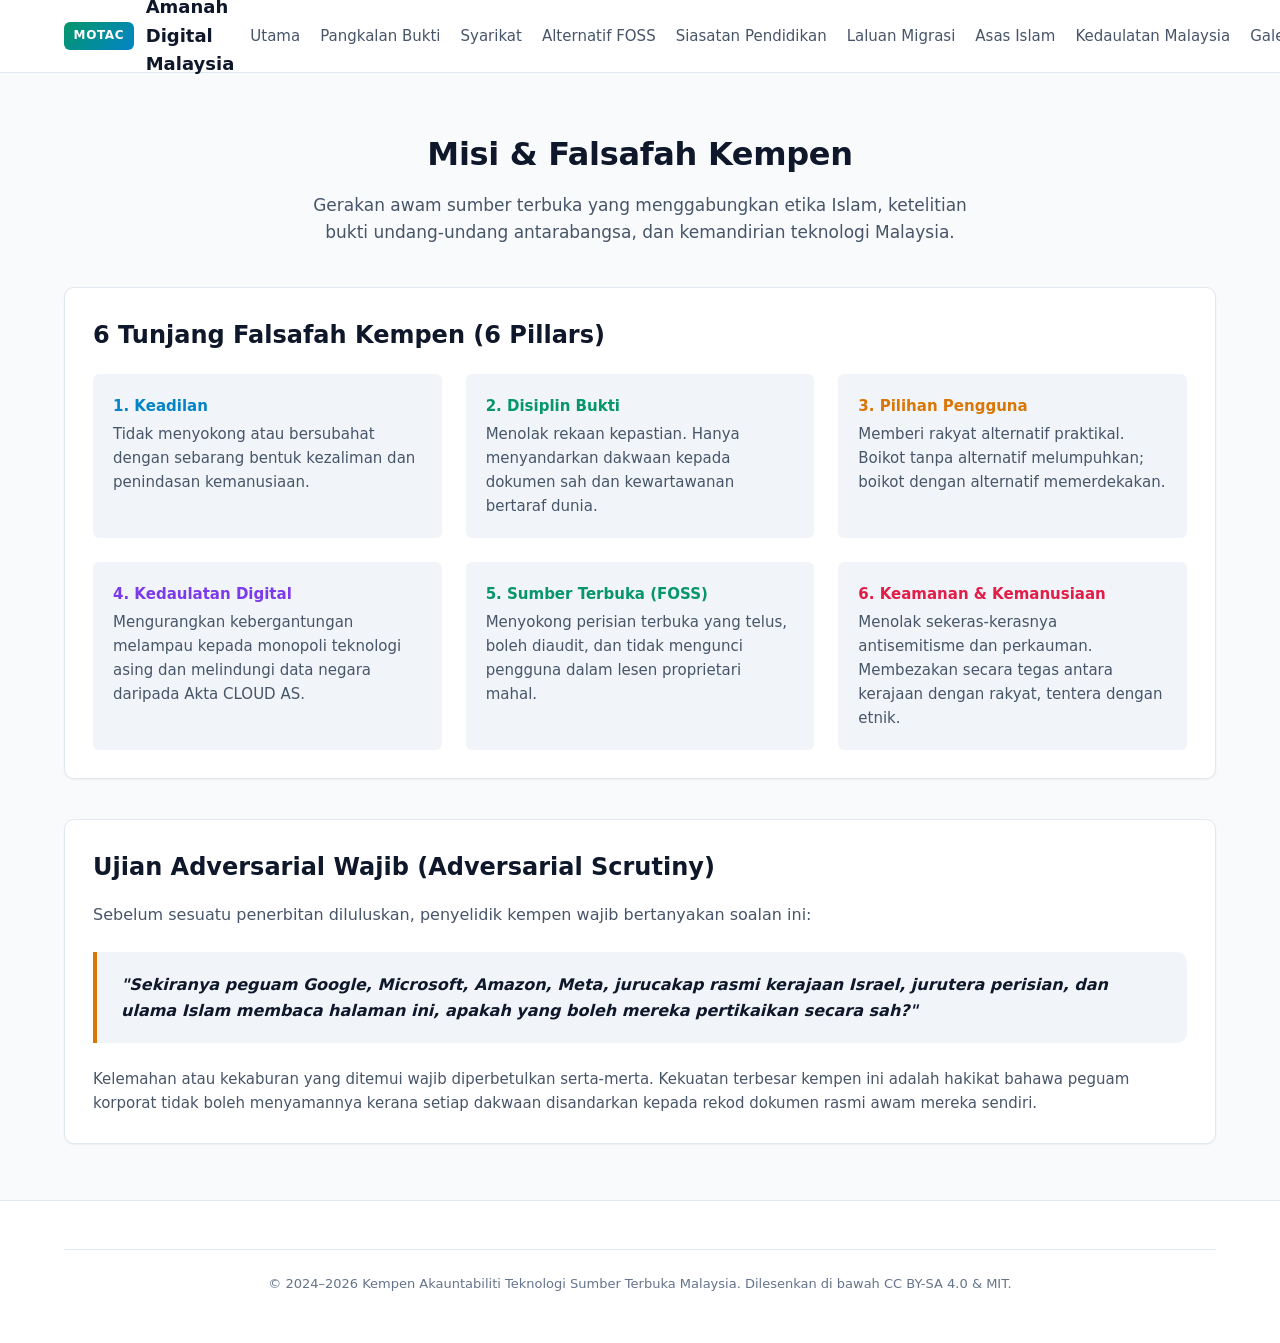
<file: website/about.html>
<!DOCTYPE html>
<html lang="ms" data-theme="light">
<head>
  <meta charset="UTF-8">
  <meta name="viewport" content="width=device-width, initial-scale=1.0">
  <title>Tentang Kempen | Amanah Digital Malaysia</title>
  <link rel="stylesheet" href="styles.css">
</head>
<body>

  <header class="site-header">
    <div class="container nav-wrapper">
      <a href="index.html" class="brand-link">
        <span class="brand-badge">MOTAC</span>
        <span>Amanah Digital Malaysia</span>
      </a>
      <nav>
        <ul class="nav-links">
          <li><a href="index.html"><span class="lang-bm">Utama</span><span class="lang-en">Home</span></a></li>
          <li><a href="evidence.html"><span class="lang-bm">Pangkalan Bukti</span><span class="lang-en">Evidence Base</span></a></li>
          <li><a href="companies.html"><span class="lang-bm">Syarikat</span><span class="lang-en">Companies</span></a></li>
          <li><a href="alternatives.html"><span class="lang-bm">Alternatif FOSS</span><span class="lang-en">FOSS Alternatives</span></a></li>
          <li><a href="education.html"><span class="lang-bm">Siasatan Pendidikan</span><span class="lang-en" style="display: none;">Education Pipeline</span></a></li>
          <li><a href="migrate.html"><span class="lang-bm">Laluan Migrasi</span><span class="lang-en">Migration Guide</span></a></li>
          <li><a href="islam.html"><span class="lang-bm">Asas Islam</span><span class="lang-en">Islamic Ethics</span></a></li>
          <li><a href="malaysia.html"><span class="lang-bm">Kedaulatan Malaysia</span><span class="lang-en">Malaysian Sovereignty</span></a></li>
          <li><a href="media.html"><span class="lang-bm">Galeri Risalah</span><span class="lang-en">Leaflets</span></a></li>
          <li><a href="about.html" class="active"><span class="lang-bm">Tentang Kami</span><span class="lang-en">About</span></a></li>
        </ul>
      </nav>
      <div class="nav-actions">
        <button id="lang-toggle" class="btn-icon" aria-label="Tukar Bahasa">🌐 English</button>
        <button id="theme-toggle" class="btn-icon" aria-label="Tukar Tema">🌙 Gelap</button>
      </div>
    </div>
  </header>

  <main class="container section">
    <div class="section-header">
      <h1 class="section-title">
        <span class="lang-bm">Misi &amp; Falsafah Kempen</span>
        <span class="lang-en">Mission &amp; Philosophy of the Campaign</span>
      </h1>
      <p class="section-subtitle">
        <span class="lang-bm">Gerakan awam sumber terbuka yang menggabungkan etika Islam, ketelitian bukti undang-undang antarabangsa, dan kemandirian teknologi Malaysia.</span>
        <span class="lang-en">An open-source public movement integrating Islamic ethics, international legal evidence, and Malaysian technological independence.</span>
      </p>
    </div>

    <!-- 6 Pillars -->
    <div class="card" style="margin-bottom: 2.5rem;">
      <h2 style="font-size: 1.5rem; margin-bottom: 1.25rem;">
        <span class="lang-bm">6 Tunjang Falsafah Kempen (6 Pillars)</span>
        <span class="lang-en">6 Core Philosophical Pillars</span>
      </h2>
      <div class="grid-3" style="font-size: 0.9375rem;">
        <div style="background: var(--bg-surface-elevated); padding: 1.25rem; border-radius: var(--radius-sm);">
          <h4 style="color: var(--accent-primary); font-weight: 700; margin-bottom: 0.25rem;">
            <span class="lang-bm">1. Keadilan</span>
            <span class="lang-en">1. Justice ('Adl)</span>
          </h4>
          <p style="color: var(--text-secondary);">
            <span class="lang-bm">Tidak menyokong atau bersubahat dengan sebarang bentuk kezaliman dan penindasan kemanusiaan.</span>
            <span class="lang-en">Refusing complicity in all forms of structural oppression, human rights abuses, and unlawful aggression.</span>
          </p>
        </div>
        <div style="background: var(--bg-surface-elevated); padding: 1.25rem; border-radius: var(--radius-sm);">
          <h4 style="color: var(--accent-emerald); font-weight: 700; margin-bottom: 0.25rem;">
            <span class="lang-bm">2. Disiplin Bukti</span>
            <span class="lang-en">2. Evidentiary Discipline</span>
          </h4>
          <p style="color: var(--text-secondary);">
            <span class="lang-bm">Menolak rekaan kepastian. Hanya menyandarkan dakwaan kepada dokumen sah dan kewartawanan bertaraf dunia.</span>
            <span class="lang-en">Rejecting manufactured certainty. Anchoring every claim in primary tenders, corporate disclosures, and court records.</span>
          </p>
        </div>
        <div style="background: var(--bg-surface-elevated); padding: 1.25rem; border-radius: var(--radius-sm);">
          <h4 style="color: var(--accent-amber); font-weight: 700; margin-bottom: 0.25rem;">
            <span class="lang-bm">3. Pilihan Pengguna</span>
            <span class="lang-en">3. Practical Agency</span>
          </h4>
          <p style="color: var(--text-secondary);">
            <span class="lang-bm">Memberi rakyat alternatif praktikal. Boikot tanpa alternatif melumpuhkan; boikot dengan alternatif memerdekakan.</span>
            <span class="lang-en">Empowering citizens with viable substitutes. Boycott without alternatives paralyzes; boycott with alternatives liberates.</span>
          </p>
        </div>
        <div style="background: var(--bg-surface-elevated); padding: 1.25rem; border-radius: var(--radius-sm);">
          <h4 style="color: var(--accent-purple); font-weight: 700; margin-bottom: 0.25rem;">
            <span class="lang-bm">4. Kedaulatan Digital</span>
            <span class="lang-en">4. Digital Sovereignty</span>
          </h4>
          <p style="color: var(--text-secondary);">
            <span class="lang-bm">Mengurangkan kebergantungan melampau kepada monopoli teknologi asing dan melindungi data negara daripada Akta CLOUD AS.</span>
            <span class="lang-en">Reducing critical dependency on foreign monopolies and shielding national data from extraterritorial US CLOUD Act warrants.</span>
          </p>
        </div>
        <div style="background: var(--bg-surface-elevated); padding: 1.25rem; border-radius: var(--radius-sm);">
          <h4 style="color: #059669; font-weight: 700; margin-bottom: 0.25rem;">
            <span class="lang-bm">5. Sumber Terbuka (FOSS)</span>
            <span class="lang-en">5. Open Source (FOSS)</span>
          </h4>
          <p style="color: var(--text-secondary);">
            <span class="lang-bm">Menyokong perisian terbuka yang telus, boleh diaudit, dan tidak mengunci pengguna dalam lesen proprietari mahal.</span>
            <span class="lang-en">Advancing transparent, auditable, community-governed software stacks free from proprietary vendor capture.</span>
          </p>
        </div>
        <div style="background: var(--bg-surface-elevated); padding: 1.25rem; border-radius: var(--radius-sm);">
          <h4 style="color: #e11d48; font-weight: 700; margin-bottom: 0.25rem;">
            <span class="lang-bm">6. Keamanan &amp; Kemanusiaan</span>
            <span class="lang-en">6. Universal Ethics</span>
          </h4>
          <p style="color: var(--text-secondary);">
            <span class="lang-bm">Menolak sekeras-kerasnya antisemitisme dan perkauman. Membezakan secara tegas antara kerajaan dengan rakyat, tentera dengan etnik.</span>
            <span class="lang-en">Strictly rejecting antisemitism, racism, and collective guilt. Differentiating states from citizens, militaries from ethnic communities.</span>
          </p>
        </div>
      </div>
    </div>

    <!-- Adversarial Testing -->
    <div class="card">
      <h2 style="font-size: 1.5rem; margin-bottom: 1rem;">
        <span class="lang-bm">Ujian Adversarial Wajib (Adversarial Scrutiny)</span>
        <span class="lang-en">Mandatory Adversarial Scrutiny</span>
      </h2>
      <p style="color: var(--text-secondary); margin-bottom: 1rem;">
        <span class="lang-bm">Sebelum sesuatu penerbitan diluluskan, penyelidik kempen wajib bertanyakan soalan ini:</span>
        <span class="lang-en">Before any finding is published, campaign researchers must rigorously ask:</span>
      </p>
      <div class="callout" style="border-left-color: var(--accent-amber);">
        <p style="font-style: italic; font-weight: 600; color: var(--text-primary);">
          <span class="lang-bm">"Sekiranya peguam Google, Microsoft, Amazon, Meta, jurucakap rasmi kerajaan Israel, jurutera perisian, dan ulama Islam membaca halaman ini, apakah yang boleh mereka pertikaikan secara sah?"</span>
          <span class="lang-en">"If attorneys representing Google, Microsoft, Amazon, Meta, Israeli government spokespeople, corporate software architects, and Islamic legal jurists read this page, what could they legally or factually refute?"</span>
        </p>
      </div>
      <p style="color: var(--text-secondary); font-size: 0.9375rem;">
        <span class="lang-bm">Kelemahan atau kekaburan yang ditemui wajib diperbetulkan serta-merta. Kekuatan terbesar kempen ini adalah hakikat bahawa peguam korporat tidak boleh menyamannya kerana setiap dakwaan disandarkan kepada rekod dokumen rasmi awam mereka sendiri.</span>
        <span class="lang-en">Any ambiguities or unsubstantiated claims discovered must be corrected immediately. The greatest strength of this campaign is legal and factual resilience: corporate lawyers cannot dismiss our findings because every claim is anchored in their own official filings.</span>
      </p>
    </div>
  </main>

  <footer class="site-footer">
    <div class="container">
      <div class="footer-bottom">
        <p>
          <span class="lang-bm">© 2024–2026 Kempen Akauntabiliti Teknologi Sumber Terbuka Malaysia. Dilesenkan di bawah CC BY-SA 4.0 &amp; MIT.</span>
          <span class="lang-en">© 2024–2026 Malaysian Open-Source Tech Accountability Campaign. Licensed under CC BY-SA 4.0 &amp; MIT.</span>
        </p>
      </div>
    </div>
  </footer>

  <script src="app.js"></script>
</body>
</html>
</file>
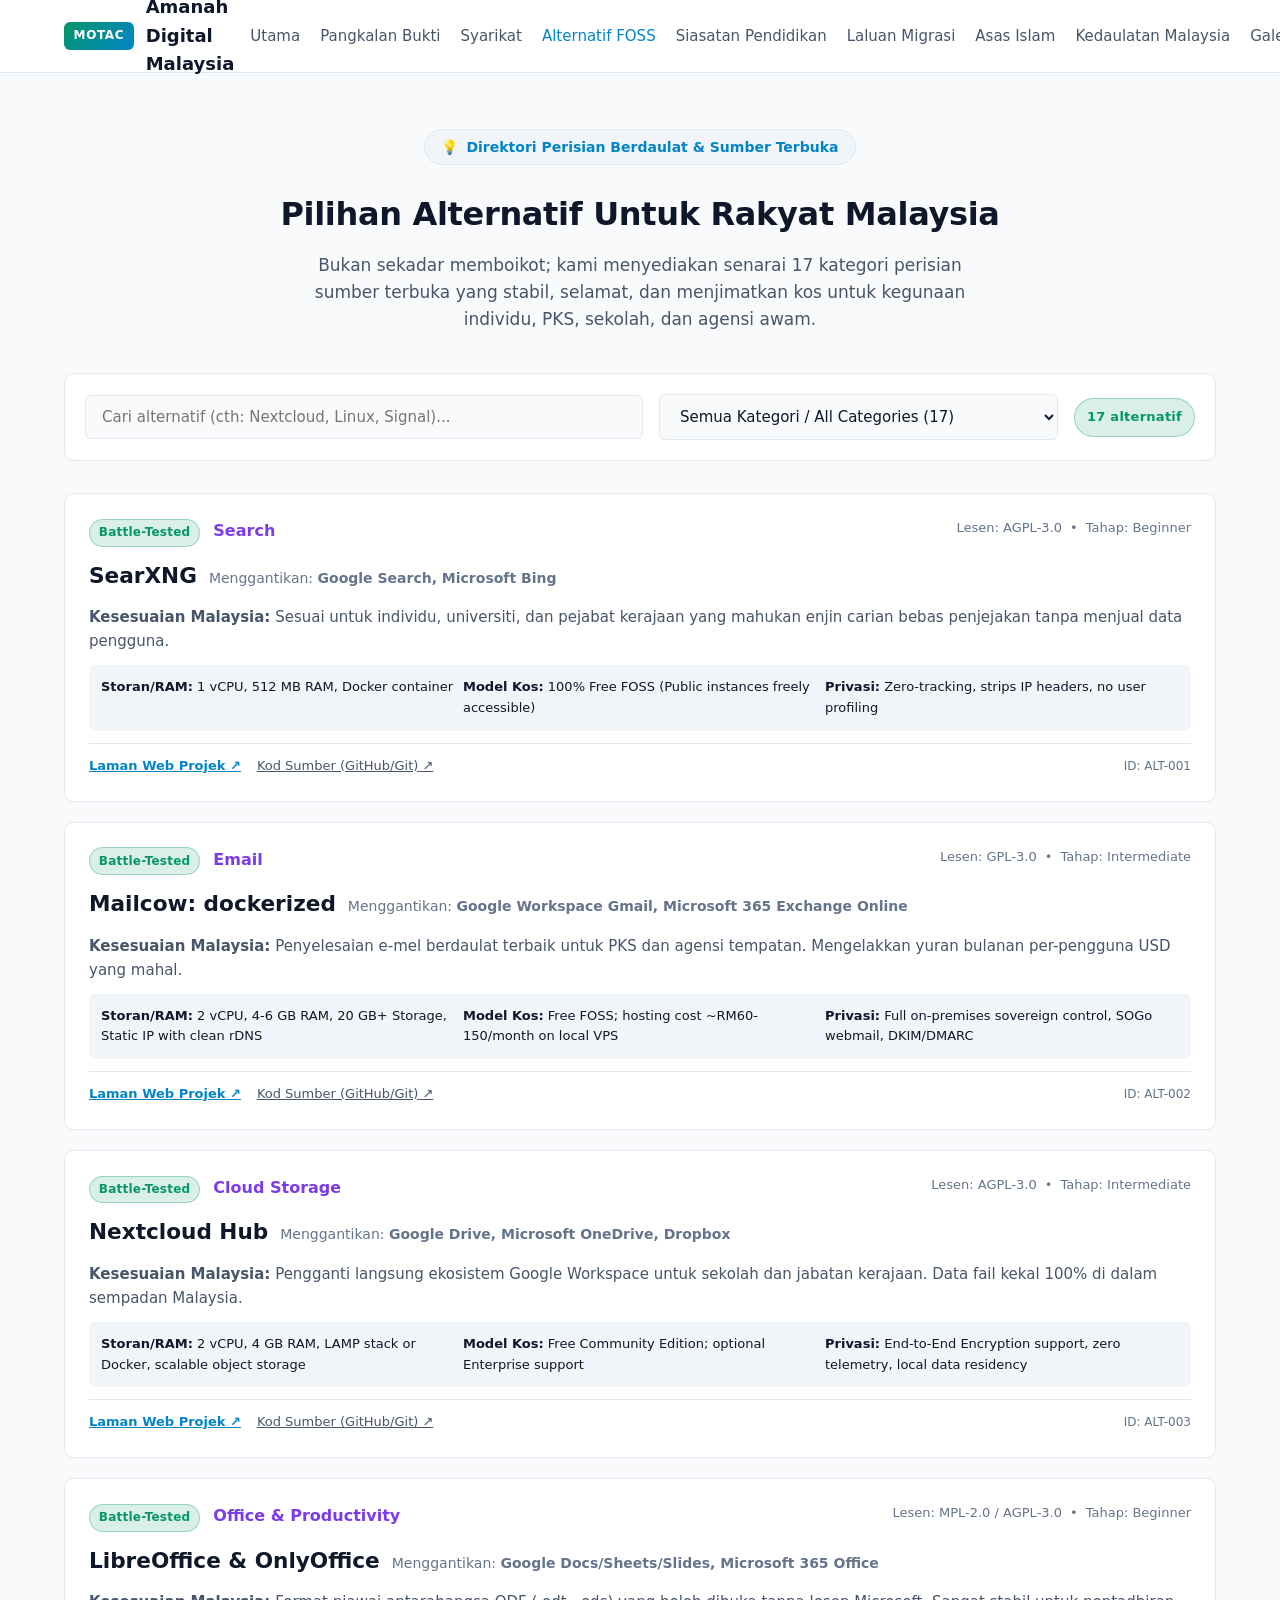
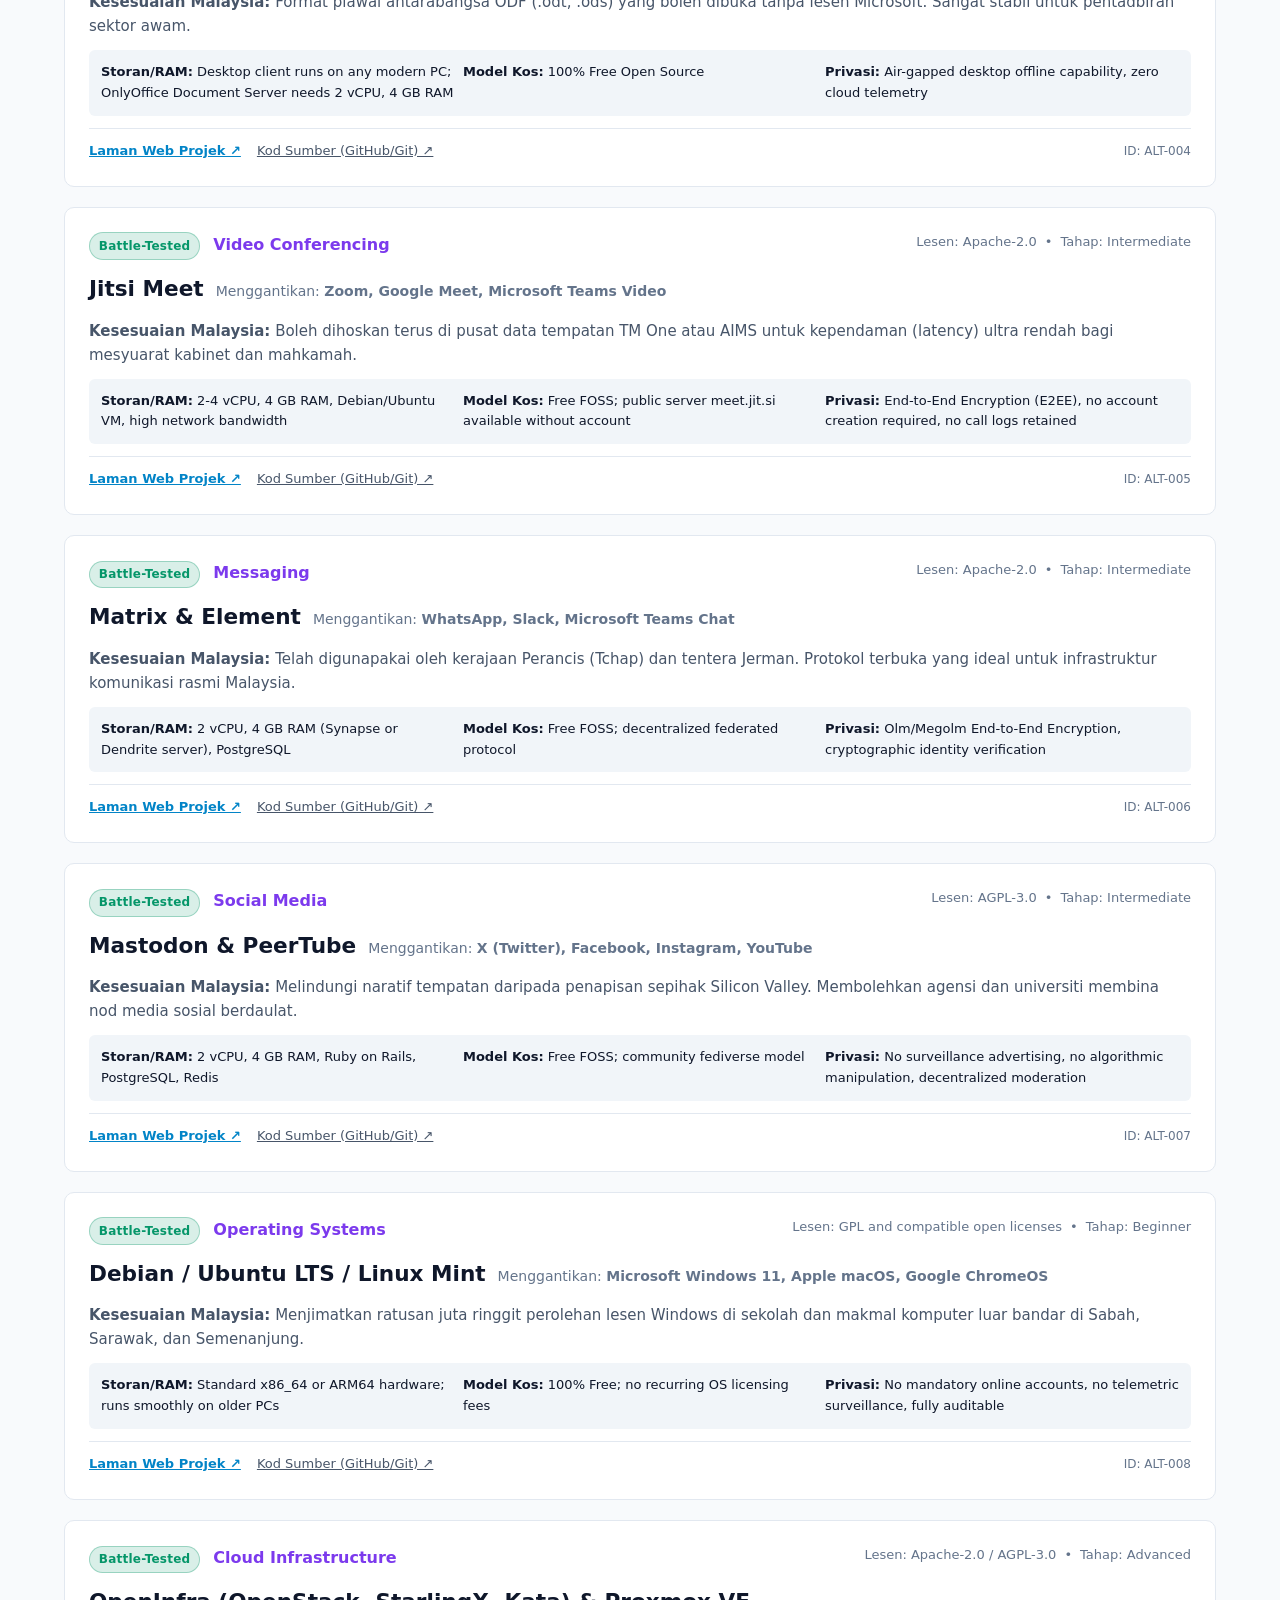
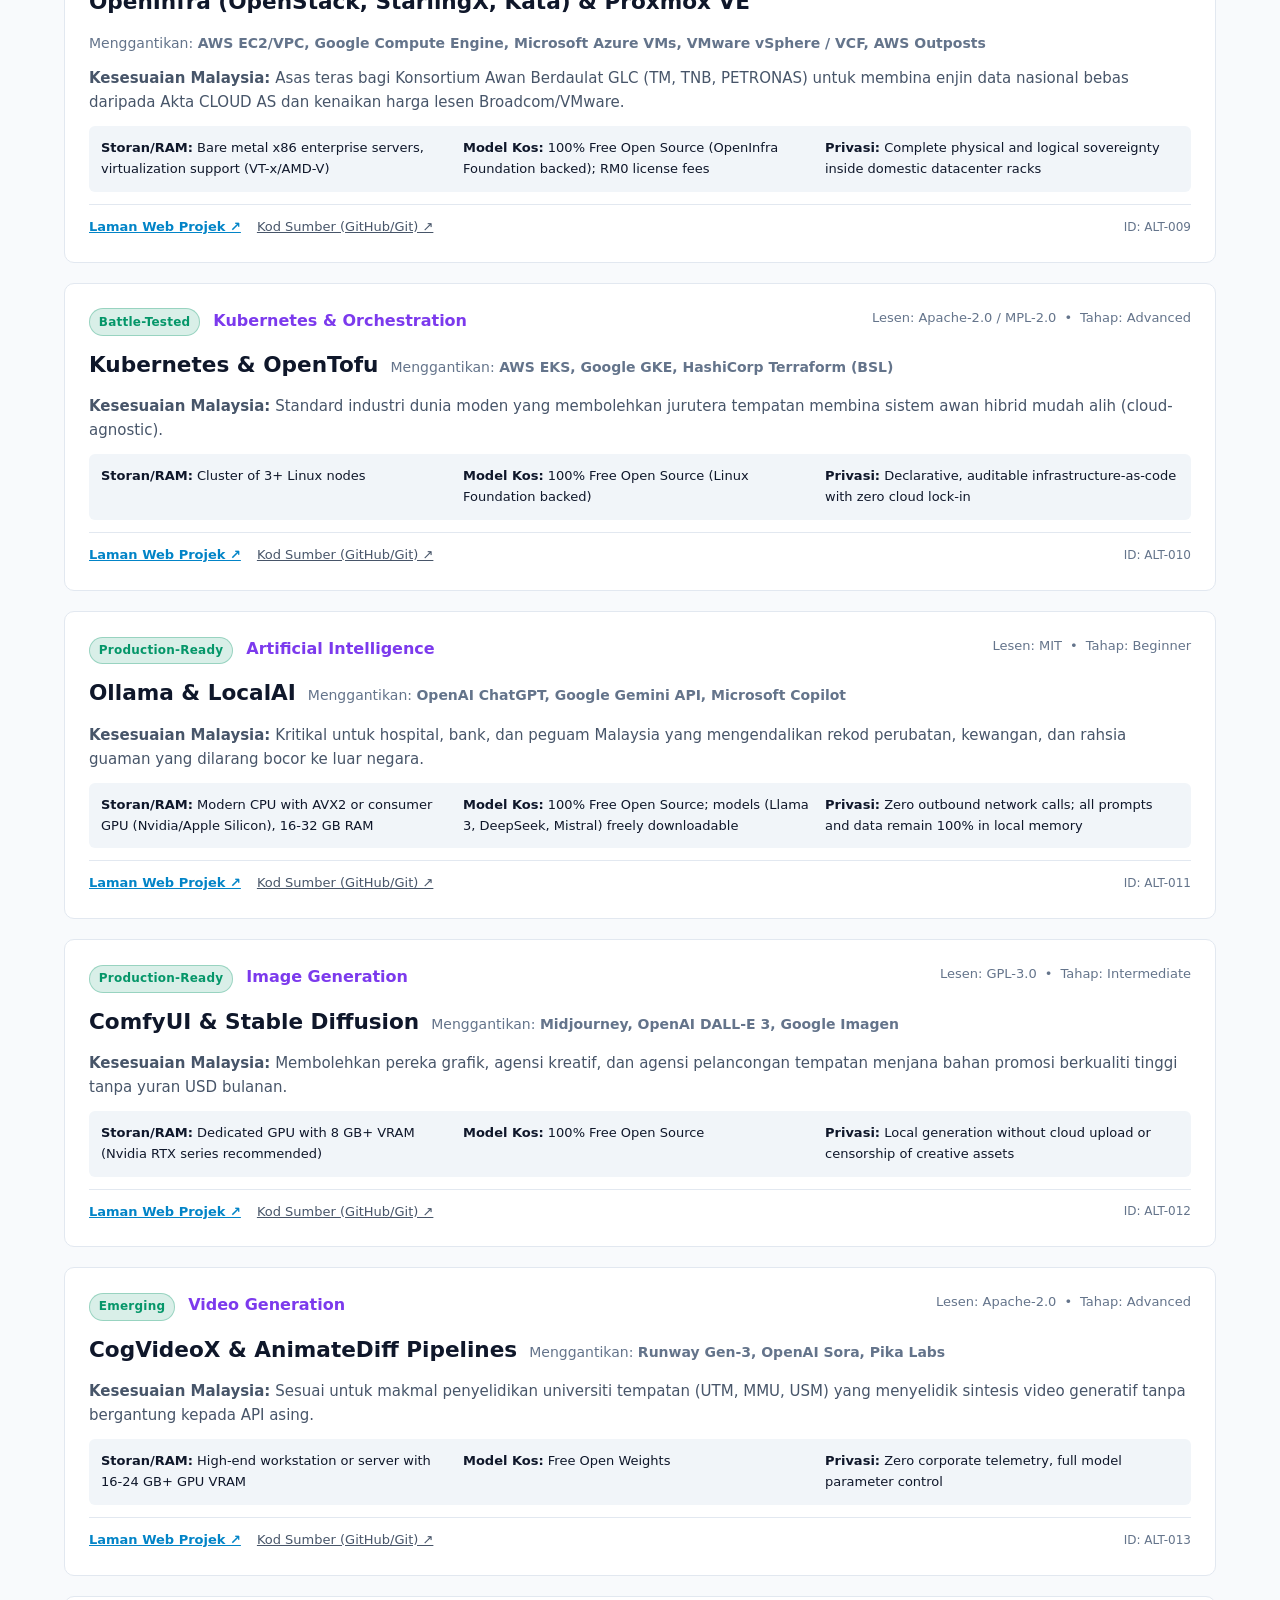
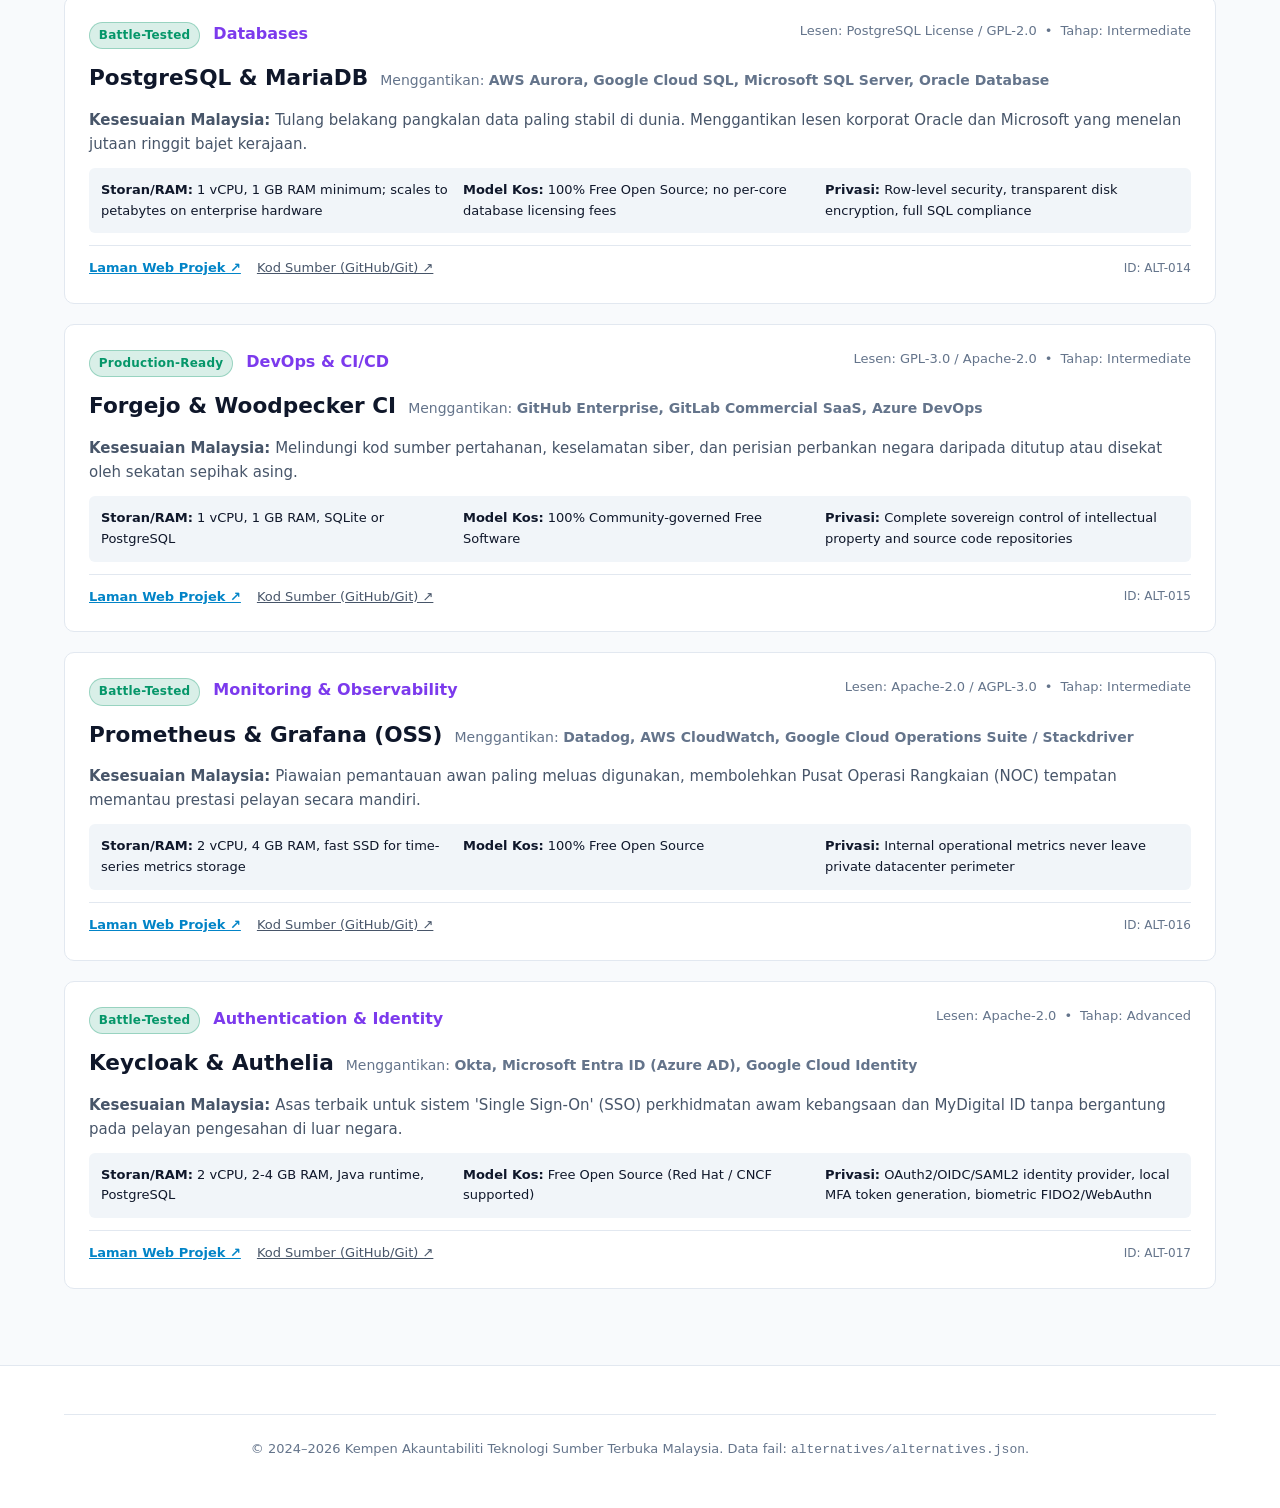
<file: website/alternatives.html>
<!DOCTYPE html>
<html lang="ms" data-theme="light">
<head>
  <meta charset="UTF-8">
  <meta name="viewport" content="width=device-width, initial-scale=1.0">
  <title>Direktori Alternatif Sumber Terbuka | Amanah Digital Malaysia</title>
  <link rel="stylesheet" href="styles.css">
</head>
<body>

  <header class="site-header">
    <div class="container nav-wrapper">
      <a href="index.html" class="brand-link">
        <span class="brand-badge">MOTAC</span>
        <span>Amanah Digital Malaysia</span>
      </a>
      <nav>
        <ul class="nav-links">
          <li><a href="index.html"><span class="lang-bm">Utama</span><span class="lang-en">Home</span></a></li>
          <li><a href="evidence.html"><span class="lang-bm">Pangkalan Bukti</span><span class="lang-en">Evidence Base</span></a></li>
          <li><a href="companies.html"><span class="lang-bm">Syarikat</span><span class="lang-en">Companies</span></a></li>
          <li><a href="alternatives.html" class="active"><span class="lang-bm">Alternatif FOSS</span><span class="lang-en">FOSS Alternatives</span></a></li>
          <li><a href="education.html"><span class="lang-bm">Siasatan Pendidikan</span><span class="lang-en" style="display: none;">Education Pipeline</span></a></li>
          <li><a href="migrate.html"><span class="lang-bm">Laluan Migrasi</span><span class="lang-en">Migration Guide</span></a></li>
          <li><a href="islam.html"><span class="lang-bm">Asas Islam</span><span class="lang-en">Islamic Ethics</span></a></li>
          <li><a href="malaysia.html"><span class="lang-bm">Kedaulatan Malaysia</span><span class="lang-en">Malaysian Sovereignty</span></a></li>
          <li><a href="media.html"><span class="lang-bm">Galeri Risalah</span><span class="lang-en">Leaflets</span></a></li>
          <li><a href="about.html"><span class="lang-bm">Tentang Kami</span><span class="lang-en">About</span></a></li>
        </ul>
      </nav>
      <div class="nav-actions">
        <button id="lang-toggle" class="btn-icon" aria-label="Tukar Bahasa">🌐 English</button>
        <button id="theme-toggle" class="btn-icon" aria-label="Tukar Tema">🌙 Gelap</button>
      </div>
    </div>
  </header>

  <main class="container section">
    <div class="section-header">
      <div class="hero-pill">
        <span>💡</span>
        <span class="lang-bm">Direktori Perisian Berdaulat &amp; Sumber Terbuka</span>
        <span class="lang-en">Open-Source Sovereign Software Directory</span>
      </div>
      <h1 class="section-title">
        <span class="lang-bm">Pilihan Alternatif Untuk Rakyat Malaysia</span>
        <span class="lang-en">Open-Source Alternatives for Malaysians</span>
      </h1>
      <p class="section-subtitle">
        <span class="lang-bm">
          Bukan sekadar memboikot; kami menyediakan senarai 17 kategori perisian sumber terbuka yang stabil, selamat, dan menjimatkan kos untuk kegunaan individu, PKS, sekolah, dan agensi awam.
        </span>
        <span class="lang-en">
          Beyond boycotting; 17 categories of production-ready open-source alternatives evaluated for stability, privacy, security, and cost efficiency across citizens, SMEs, and public institutions.
        </span>
      </p>
    </div>

    <!-- Filter Bar -->
    <div class="filter-bar">
      <input type="text" id="alt-search" class="search-input" placeholder="Cari perisian (cth: Nextcloud, LibreOffice, ganti WhatsApp, Ollama)...">

      <select id="category-filter" class="filter-select" aria-label="Tapis Kategori">
        <option value="ALL">Semua Kategori / All Categories (17)</option>
        <option value="Search">Carian / Search</option>
        <option value="Email">E-mel / Email</option>
        <option value="Cloud Storage">Storan Awan / Cloud Storage</option>
        <option value="Office & Productivity">Suite Pejabat / Office & Productivity</option>
        <option value="Video Conferencing">Sidang Video / Video Conferencing</option>
        <option value="Messaging">Pemesejan / Messaging</option>
        <option value="Social Media">Media Sosial / Social Media</option>
        <option value="Operating Systems">Sistem Operasi / Operating Systems</option>
        <option value="Cloud Infrastructure">Infrastruktur Awan / Cloud Infrastructure</option>
        <option value="Kubernetes & Orchestration">Orkestrasi K8s / Kubernetes & IaC</option>
        <option value="Artificial Intelligence">Kecerdasan Buatan / Artificial Intelligence (AI)</option>
        <option value="Image Generation">Penjanaan Imej / Image Generation</option>
        <option value="Video Generation">Penjanaan Video / Video Generation</option>
        <option value="Databases">Pangkalan Data / Databases</option>
        <option value="DevOps & CI/CD">DevOps &amp; CI/CD</option>
        <option value="Monitoring & Observability">Pemantauan / Monitoring & Observability</option>
        <option value="Authentication & Identity">Identiti &amp; Pengesahan / Auth & Identity</option>
      </select>

      <span id="alt-count" class="badge badge-verified" style="padding: 0.5rem 0.75rem; font-size: 0.8125rem;">
        <span class="lang-bm">Memuatkan...</span>
        <span class="lang-en">Loading...</span>
      </span>
    </div>

    <!-- Alternatives Container -->
    <div id="alternatives-container">
      <div style="text-align: center; padding: 2rem;">
        <p>
          <span class="lang-bm">Memuatkan direktori alternatif...</span>
          <span class="lang-en">Loading alternatives directory...</span>
        </p>
      </div>
    </div>
  </main>

  <footer class="site-footer">
    <div class="container">
      <div class="footer-bottom">
        <p>
          <span class="lang-bm">© 2024–2026 Kempen Akauntabiliti Teknologi Sumber Terbuka Malaysia. Data fail: <code>alternatives/alternatives.json</code>.</span>
          <span class="lang-en">© 2024–2026 Malaysian Open-Source Tech Accountability Campaign. Data file: <code>alternatives/alternatives.json</code>.</span>
        </p>
      </div>
    </div>
  </footer>

  <script src="app.js"></script>
</body>
</html>
</file>
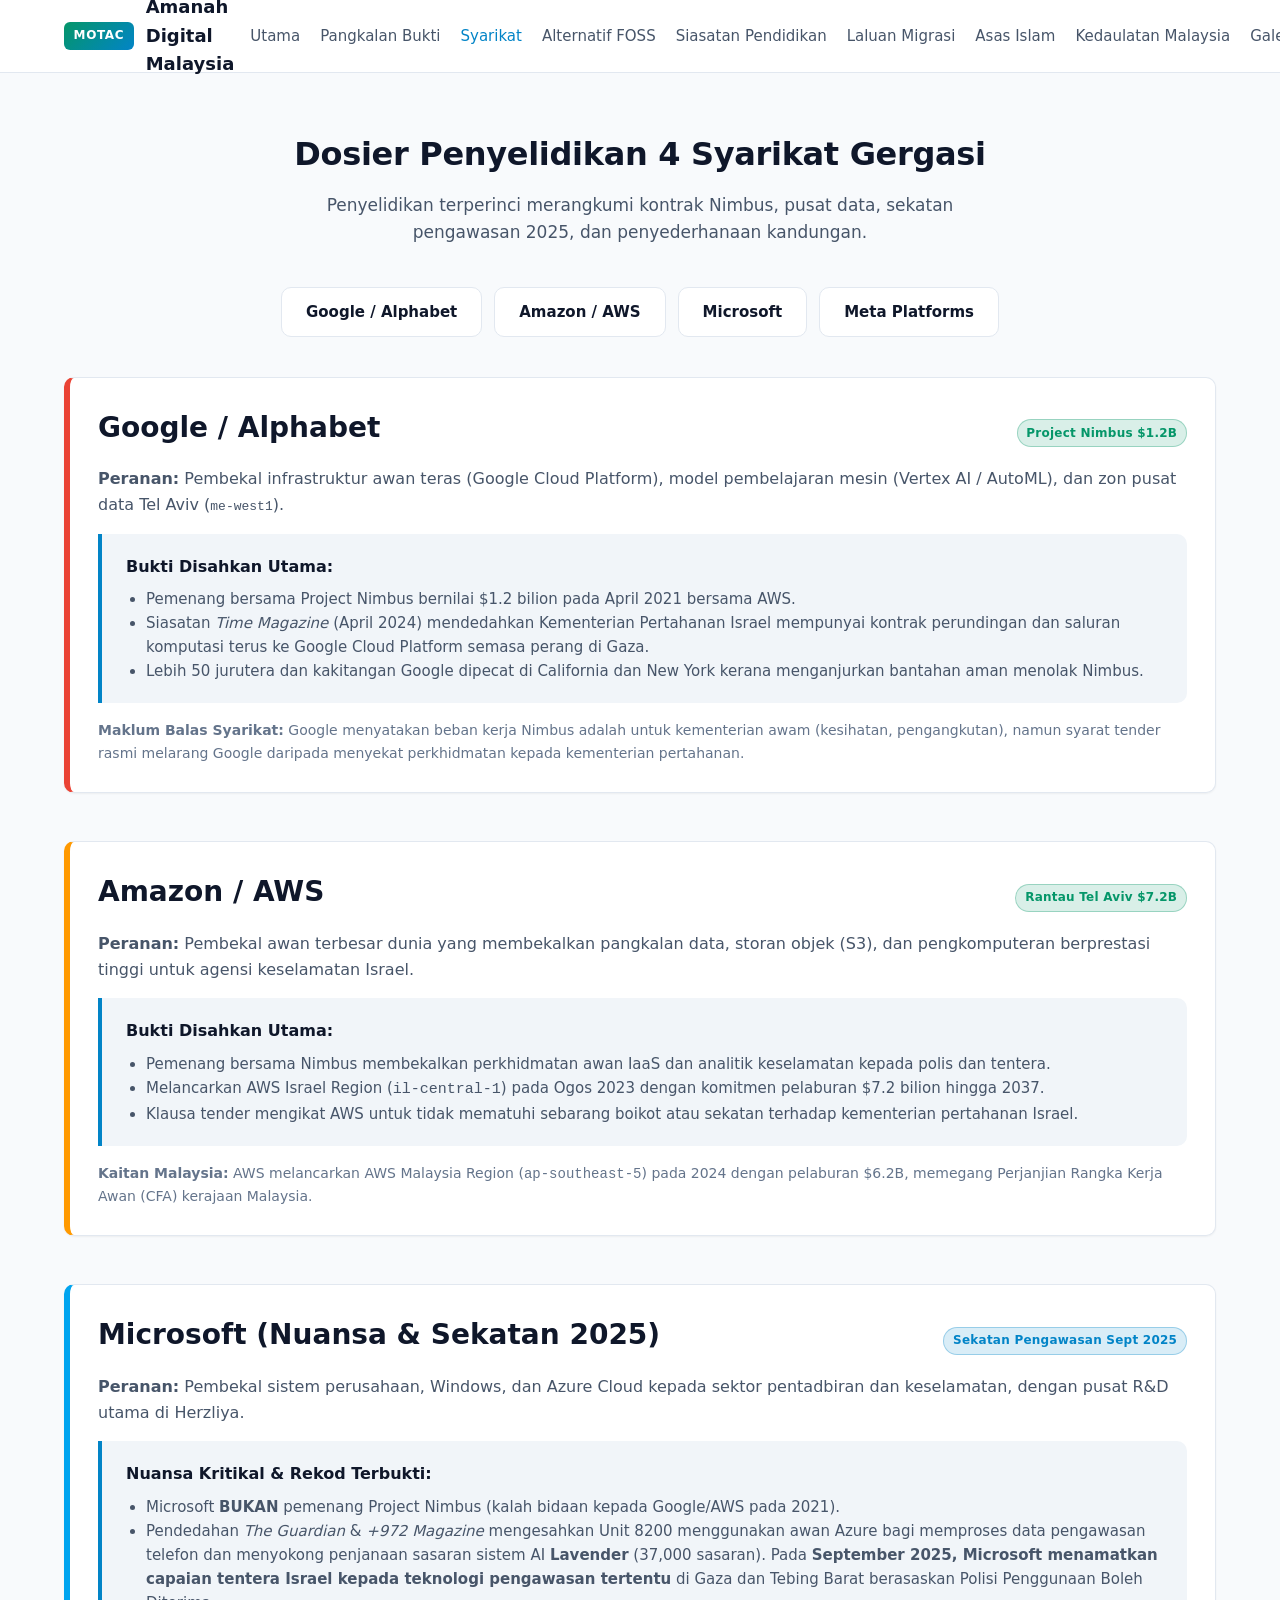
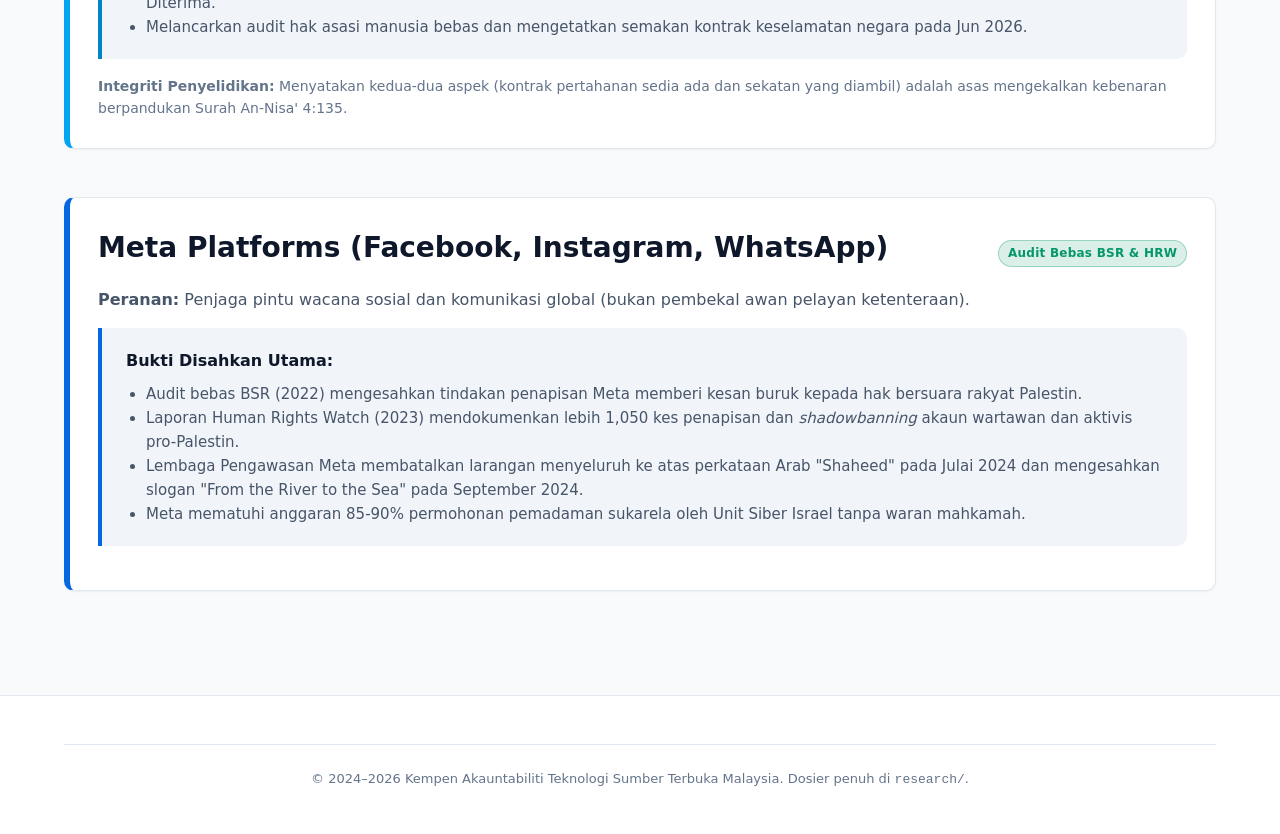
<file: website/companies.html>
<!DOCTYPE html>
<html lang="ms" data-theme="light">
<head>
  <meta charset="UTF-8">
  <meta name="viewport" content="width=device-width, initial-scale=1.0">
  <title>Dosier Syarikat Gergasi | Amanah Digital Malaysia</title>
  <link rel="stylesheet" href="styles.css">
</head>
<body>

  <header class="site-header">
    <div class="container nav-wrapper">
      <a href="index.html" class="brand-link">
        <span class="brand-badge">MOTAC</span>
        <span>Amanah Digital Malaysia</span>
      </a>
      <nav>
        <ul class="nav-links">
          <li><a href="index.html"><span class="lang-bm">Utama</span><span class="lang-en">Home</span></a></li>
          <li><a href="evidence.html"><span class="lang-bm">Pangkalan Bukti</span><span class="lang-en">Evidence Base</span></a></li>
          <li><a href="companies.html" class="active"><span class="lang-bm">Syarikat</span><span class="lang-en">Companies</span></a></li>
          <li><a href="alternatives.html"><span class="lang-bm">Alternatif FOSS</span><span class="lang-en">FOSS Alternatives</span></a></li>
          <li><a href="education.html"><span class="lang-bm">Siasatan Pendidikan</span><span class="lang-en" style="display: none;">Education Pipeline</span></a></li>
          <li><a href="migrate.html"><span class="lang-bm">Laluan Migrasi</span><span class="lang-en">Migration Guide</span></a></li>
          <li><a href="islam.html"><span class="lang-bm">Asas Islam</span><span class="lang-en">Islamic Ethics</span></a></li>
          <li><a href="malaysia.html"><span class="lang-bm">Kedaulatan Malaysia</span><span class="lang-en">Malaysian Sovereignty</span></a></li>
          <li><a href="media.html"><span class="lang-bm">Galeri Risalah</span><span class="lang-en">Leaflets</span></a></li>
          <li><a href="about.html"><span class="lang-bm">Tentang Kami</span><span class="lang-en">About</span></a></li>
        </ul>
      </nav>
      <div class="nav-actions">
        <button id="lang-toggle" class="btn-icon" aria-label="Tukar Bahasa">🌐 English</button>
        <button id="theme-toggle" class="btn-icon" aria-label="Tukar Tema">🌙 Gelap</button>
      </div>
    </div>
  </header>

  <main class="container section">
    <div class="section-header">
      <h1 class="section-title">
        <span class="lang-bm">Dosier Penyelidikan 4 Syarikat Gergasi</span>
        <span class="lang-en">Dossiers on 4 Tech Corporations</span>
      </h1>
      <p class="section-subtitle">
        <span class="lang-bm">Penyelidikan terperinci merangkumi kontrak Nimbus, pusat data, sekatan pengawasan 2025, dan penyederhanaan kandungan.</span>
        <span class="lang-en">In-depth dossiers covering Nimbus, regional datacenters, 2025 surveillance restrictions, and platform policies.</span>
      </p>
    </div>

    <!-- Company Tabs / Anchors -->
    <div style="display: flex; gap: 0.75rem; justify-content: center; margin-bottom: 2.5rem; flex-wrap: wrap;">
      <a href="#google" class="btn btn-outline">Google / Alphabet</a>
      <a href="#amazon" class="btn btn-outline">Amazon / AWS</a>
      <a href="#microsoft" class="btn btn-outline">Microsoft</a>
      <a href="#meta" class="btn btn-outline">Meta Platforms</a>
    </div>

    <!-- Google Section -->
    <article id="google" class="card" style="margin-bottom: 3rem; border-left: 6px solid #ea4335;">
      <div style="display: flex; justify-content: space-between; align-items: baseline; flex-wrap: wrap; margin-bottom: 1rem;">
        <h2 style="font-size: 1.75rem;">Google / Alphabet</h2>
        <span class="badge badge-verified">
          <span class="lang-bm">Project Nimbus $1.2B</span>
          <span class="lang-en">Project Nimbus $1.2B Award</span>
        </span>
      </div>
      <p style="margin-bottom: 1rem; color: var(--text-secondary);">
        <span class="lang-bm"><strong>Peranan:</strong> Pembekal infrastruktur awan teras (Google Cloud Platform), model pembelajaran mesin (Vertex AI / AutoML), dan zon pusat data Tel Aviv (<code>me-west1</code>).</span>
        <span class="lang-en"><strong>Role:</strong> Core cloud infrastructure provider (Google Cloud Platform), machine learning models (Vertex AI / AutoML), and Tel Aviv datacenter region (<code>me-west1</code>).</span>
      </p>
      <div class="callout" style="margin-block: 1rem;">
        <h4 style="font-weight: 700; margin-bottom: 0.5rem;">
          <span class="lang-bm">Bukti Disahkan Utama:</span>
          <span class="lang-en">Key Verified Evidence:</span>
        </h4>
        <ul style="padding-left: 1.25rem; font-size: 0.9375rem; color: var(--text-secondary);">
          <li>
            <span class="lang-bm">Pemenang bersama Project Nimbus bernilai $1.2 bilion pada April 2021 bersama AWS.</span>
            <span class="lang-en">Joint winner of the $1.2 billion Project Nimbus tender in April 2021 alongside AWS.</span>
          </li>
          <li>
            <span class="lang-bm">Siasatan <em>Time Magazine</em> (April 2024) mendedahkan Kementerian Pertahanan Israel mempunyai kontrak perundingan dan saluran komputasi terus ke Google Cloud Platform semasa perang di Gaza.</span>
            <span class="lang-en"><em>Time Magazine</em> investigation (April 2024) revealed the Israeli Ministry of Defense has direct consulting contracts and a dedicated landing zone into Google Cloud Platform during the Gaza war.</span>
          </li>
          <li>
            <span class="lang-bm">Lebih 50 jurutera dan kakitangan Google dipecat di California dan New York kerana menganjurkan bantahan aman menolak Nimbus.</span>
            <span class="lang-en">Over 50 Google engineers and workers were fired in California and New York for organizing peaceful sit-in protests against Nimbus.</span>
          </li>
        </ul>
      </div>
      <p style="font-size: 0.875rem; color: var(--text-muted);">
        <span class="lang-bm"><strong>Maklum Balas Syarikat:</strong> Google menyatakan beban kerja Nimbus adalah untuk kementerian awam (kesihatan, pengangkutan), namun syarat tender rasmi melarang Google daripada menyekat perkhidmatan kepada kementerian pertahanan.</span>
        <span class="lang-en"><strong>Corporate Response:</strong> Google maintains Nimbus serves civilian ministries (health, transport), yet official tender terms contractually bar Google from denying services to defense bodies.</span>
      </p>
    </article>

    <!-- Amazon Section -->
    <article id="amazon" class="card" style="margin-bottom: 3rem; border-left: 6px solid #ff9900;">
      <div style="display: flex; justify-content: space-between; align-items: baseline; flex-wrap: wrap; margin-bottom: 1rem;">
        <h2 style="font-size: 1.75rem;">Amazon / AWS</h2>
        <span class="badge badge-verified">
          <span class="lang-bm">Rantau Tel Aviv $7.2B</span>
          <span class="lang-en">Tel Aviv Region $7.2B</span>
        </span>
      </div>
      <p style="margin-bottom: 1rem; color: var(--text-secondary);">
        <span class="lang-bm"><strong>Peranan:</strong> Pembekal awan terbesar dunia yang membekalkan pangkalan data, storan objek (S3), dan pengkomputeran berprestasi tinggi untuk agensi keselamatan Israel.</span>
        <span class="lang-en"><strong>Role:</strong> Global cloud leader providing database clusters, object storage (S3), and high-performance compute to Israeli security agencies.</span>
      </p>
      <div class="callout" style="margin-block: 1rem;">
        <h4 style="font-weight: 700; margin-bottom: 0.5rem;">
          <span class="lang-bm">Bukti Disahkan Utama:</span>
          <span class="lang-en">Key Verified Evidence:</span>
        </h4>
        <ul style="padding-left: 1.25rem; font-size: 0.9375rem; color: var(--text-secondary);">
          <li>
            <span class="lang-bm">Pemenang bersama Nimbus membekalkan perkhidmatan awan IaaS dan analitik keselamatan kepada polis dan tentera.</span>
            <span class="lang-en">Co-winner of Nimbus supplying IaaS compute and security analytics to police and military authorities.</span>
          </li>
          <li>
            <span class="lang-bm">Melancarkan AWS Israel Region (<code>il-central-1</code>) pada Ogos 2023 dengan komitmen pelaburan $7.2 bilion hingga 2037.</span>
            <span class="lang-en">Launched the AWS Israel Region (<code>il-central-1</code>) in August 2023 committing $7.2 billion in long-term infrastructure through 2037.</span>
          </li>
          <li>
            <span class="lang-bm">Klausa tender mengikat AWS untuk tidak mematuhi sebarang boikot atau sekatan terhadap kementerian pertahanan Israel.</span>
            <span class="lang-en">Contractual tender clauses bind AWS to never comply with boycott pressures or withhold compute from Israeli defense organs.</span>
          </li>
        </ul>
      </div>
      <p style="font-size: 0.875rem; color: var(--text-muted);">
        <span class="lang-bm"><strong>Kaitan Malaysia:</strong> AWS melancarkan AWS Malaysia Region (<code>ap-southeast-5</code>) pada 2024 dengan pelaburan $6.2B, memegang Perjanjian Rangka Kerja Awan (CFA) kerajaan Malaysia.</span>
        <span class="lang-en"><strong>Malaysian Relevance:</strong> AWS launched the AWS Malaysia Region (<code>ap-southeast-5</code>) in 2024 with a $6.2B investment, holding a Malaysian Cloud Framework Agreement (CFA).</span>
      </p>
    </article>

    <!-- Microsoft Section -->
    <article id="microsoft" class="card" style="margin-bottom: 3rem; border-left: 6px solid #00a4ef;">
      <div style="display: flex; justify-content: space-between; align-items: baseline; flex-wrap: wrap; margin-bottom: 1rem;">
        <h2 style="font-size: 1.75rem;">
          <span class="lang-bm">Microsoft (Nuansa &amp; Sekatan 2025)</span>
          <span class="lang-en">Microsoft (Nuance &amp; 2025 Sanctions)</span>
        </h2>
        <span class="badge badge-supported">
          <span class="lang-bm">Sekatan Pengawasan Sept 2025</span>
          <span class="lang-en">Sept 2025 Surveillance Sanctions</span>
        </span>
      </div>
      <p style="margin-bottom: 1rem; color: var(--text-secondary);">
        <span class="lang-bm"><strong>Peranan:</strong> Pembekal sistem perusahaan, Windows, dan Azure Cloud kepada sektor pentadbiran dan keselamatan, dengan pusat R&amp;D utama di Herzliya.</span>
        <span class="lang-en"><strong>Role:</strong> Supplier of enterprise software, Windows, and Azure Cloud to government and defense sectors, with major R&amp;D hubs in Herzliya.</span>
      </p>
      <div class="callout" style="margin-block: 1rem; border-left-color: var(--accent-primary);">
        <h4 style="font-weight: 700; margin-bottom: 0.5rem;">
          <span class="lang-bm">Nuansa Kritikal &amp; Rekod Terbukti:</span>
          <span class="lang-en">Critical Nuance &amp; Verified Record:</span>
        </h4>
        <ul style="padding-left: 1.25rem; font-size: 0.9375rem; color: var(--text-secondary);">
          <li>
            <span class="lang-bm">Microsoft <strong>BUKAN</strong> pemenang Project Nimbus (kalah bidaan kepada Google/AWS pada 2021).</span>
            <span class="lang-en">Microsoft was <strong>NOT</strong> awarded Project Nimbus (lost the public tender to Google/AWS in 2021).</span>
          </li>
          <li>
            <span class="lang-bm">Pendedahan <em>The Guardian</em> &amp; <em>+972 Magazine</em> mengesahkan Unit 8200 menggunakan awan Azure bagi memproses data pengawasan telefon dan menyokong penjanaan sasaran sistem AI <strong>Lavender</strong> (37,000 sasaran). Pada <strong>September 2025, Microsoft menamatkan capaian tentera Israel kepada teknologi pengawasan tertentu</strong> di Gaza dan Tebing Barat berasaskan Polisi Penggunaan Boleh Diterima.</span>
            <span class="lang-en" style="display: none;">Investigations by <em>The Guardian</em> &amp; <em>+972 Magazine</em> revealed Unit 8200 used Azure to store phone surveillance and feed the <strong>Lavender AI targeting system</strong> (37,000 targets). In <strong>September 2025, Microsoft terminated Israeli military access to specific mass surveillance technologies</strong> in Gaza and the West Bank under its Acceptable Use Policy.</span>
          </li>
          <li>
            <span class="lang-bm">Melancarkan audit hak asasi manusia bebas dan mengetatkan semakan kontrak keselamatan negara pada Jun 2026.</span>
            <span class="lang-en">Commissioned an independent human rights review and tightened national security contract screening guidelines in June 2026.</span>
          </li>
        </ul>
      </div>
      <p style="font-size: 0.875rem; color: var(--text-muted);">
        <span class="lang-bm"><strong>Integriti Penyelidikan:</strong> Menyatakan kedua-dua aspek (kontrak pertahanan sedia ada dan sekatan yang diambil) adalah asas mengekalkan kebenaran berpandukan Surah An-Nisa' 4:135.</span>
        <span class="lang-en"><strong>Research Integrity:</strong> Acknowledging both dimensions (defense contracts and corrective sanctions) upholds truthful witnessing per Surah An-Nisa' 4:135.</span>
      </p>
    </article>

    <!-- Meta Section -->
    <article id="meta" class="card" style="margin-bottom: 3rem; border-left: 6px solid #0668e1;">
      <div style="display: flex; justify-content: space-between; align-items: baseline; flex-wrap: wrap; margin-bottom: 1rem;">
        <h2 style="font-size: 1.75rem;">Meta Platforms (Facebook, Instagram, WhatsApp)</h2>
        <span class="badge badge-verified">
          <span class="lang-bm">Audit Bebas BSR &amp; HRW</span>
          <span class="lang-en">BSR &amp; HRW Audits</span>
        </span>
      </div>
      <p style="margin-bottom: 1rem; color: var(--text-secondary);">
        <span class="lang-bm"><strong>Peranan:</strong> Penjaga pintu wacana sosial dan komunikasi global (bukan pembekal awan pelayan ketenteraan).</span>
        <span class="lang-en"><strong>Role:</strong> Gatekeeper of global social discourse and messaging infrastructure (not a military datacenter provider).</span>
      </p>
      <div class="callout" style="margin-block: 1rem; border-left-color: #0668e1;">
        <h4 style="font-weight: 700; margin-bottom: 0.5rem;">
          <span class="lang-bm">Bukti Disahkan Utama:</span>
          <span class="lang-en">Key Verified Evidence:</span>
        </h4>
        <ul style="padding-left: 1.25rem; font-size: 0.9375rem; color: var(--text-secondary);">
          <li>
            <span class="lang-bm">Audit bebas BSR (2022) mengesahkan tindakan penapisan Meta memberi kesan buruk kepada hak bersuara rakyat Palestin.</span>
            <span class="lang-en">Independent BSR Human Rights Audit (2022) confirmed Meta moderation practices caused adverse human rights impacts on Palestinian users' free expression.</span>
          </li>
          <li>
            <span class="lang-bm">Laporan Human Rights Watch (2023) mendokumenkan lebih 1,050 kes penapisan dan <em>shadowbanning</em> akaun wartawan dan aktivis pro-Palestin.</span>
            <span class="lang-en">Human Rights Watch report (2023) documented over 1,050 cases of systemic censorship and shadowbanning targeting Palestinian journalists and activists.</span>
          </li>
          <li>
            <span class="lang-bm">Lembaga Pengawasan Meta membatalkan larangan menyeluruh ke atas perkataan Arab "Shaheed" pada Julai 2024 dan mengesahkan slogan "From the River to the Sea" pada September 2024.</span>
            <span class="lang-en">Meta Oversight Board overturned blanket bans on the Arabic word "Shaheed" (July 2024) and upheld the phrase "From the River to the Sea" (September 2024).</span>
          </li>
          <li>
            <span class="lang-bm">Meta mematuhi anggaran 85-90% permohonan pemadaman sukarela oleh Unit Siber Israel tanpa waran mahkamah.</span>
            <span class="lang-en">Meta complied with an estimated 85-90% of voluntary takedown requests from the Israeli Cyber Unit without judicial warrants.</span>
          </li>
        </ul>
      </div>
    </article>
  </main>

  <footer class="site-footer">
    <div class="container">
      <div class="footer-bottom">
        <p>
          <span class="lang-bm">© 2024–2026 Kempen Akauntabiliti Teknologi Sumber Terbuka Malaysia. Dosier penuh di <code>research/</code>.</span>
          <span class="lang-en">© 2024–2026 Malaysian Open-Source Tech Accountability Campaign. Full dossiers located in <code>research/</code>.</span>
        </p>
      </div>
    </div>
  </footer>

  <script src="app.js"></script>
</body>
</html>
</file>
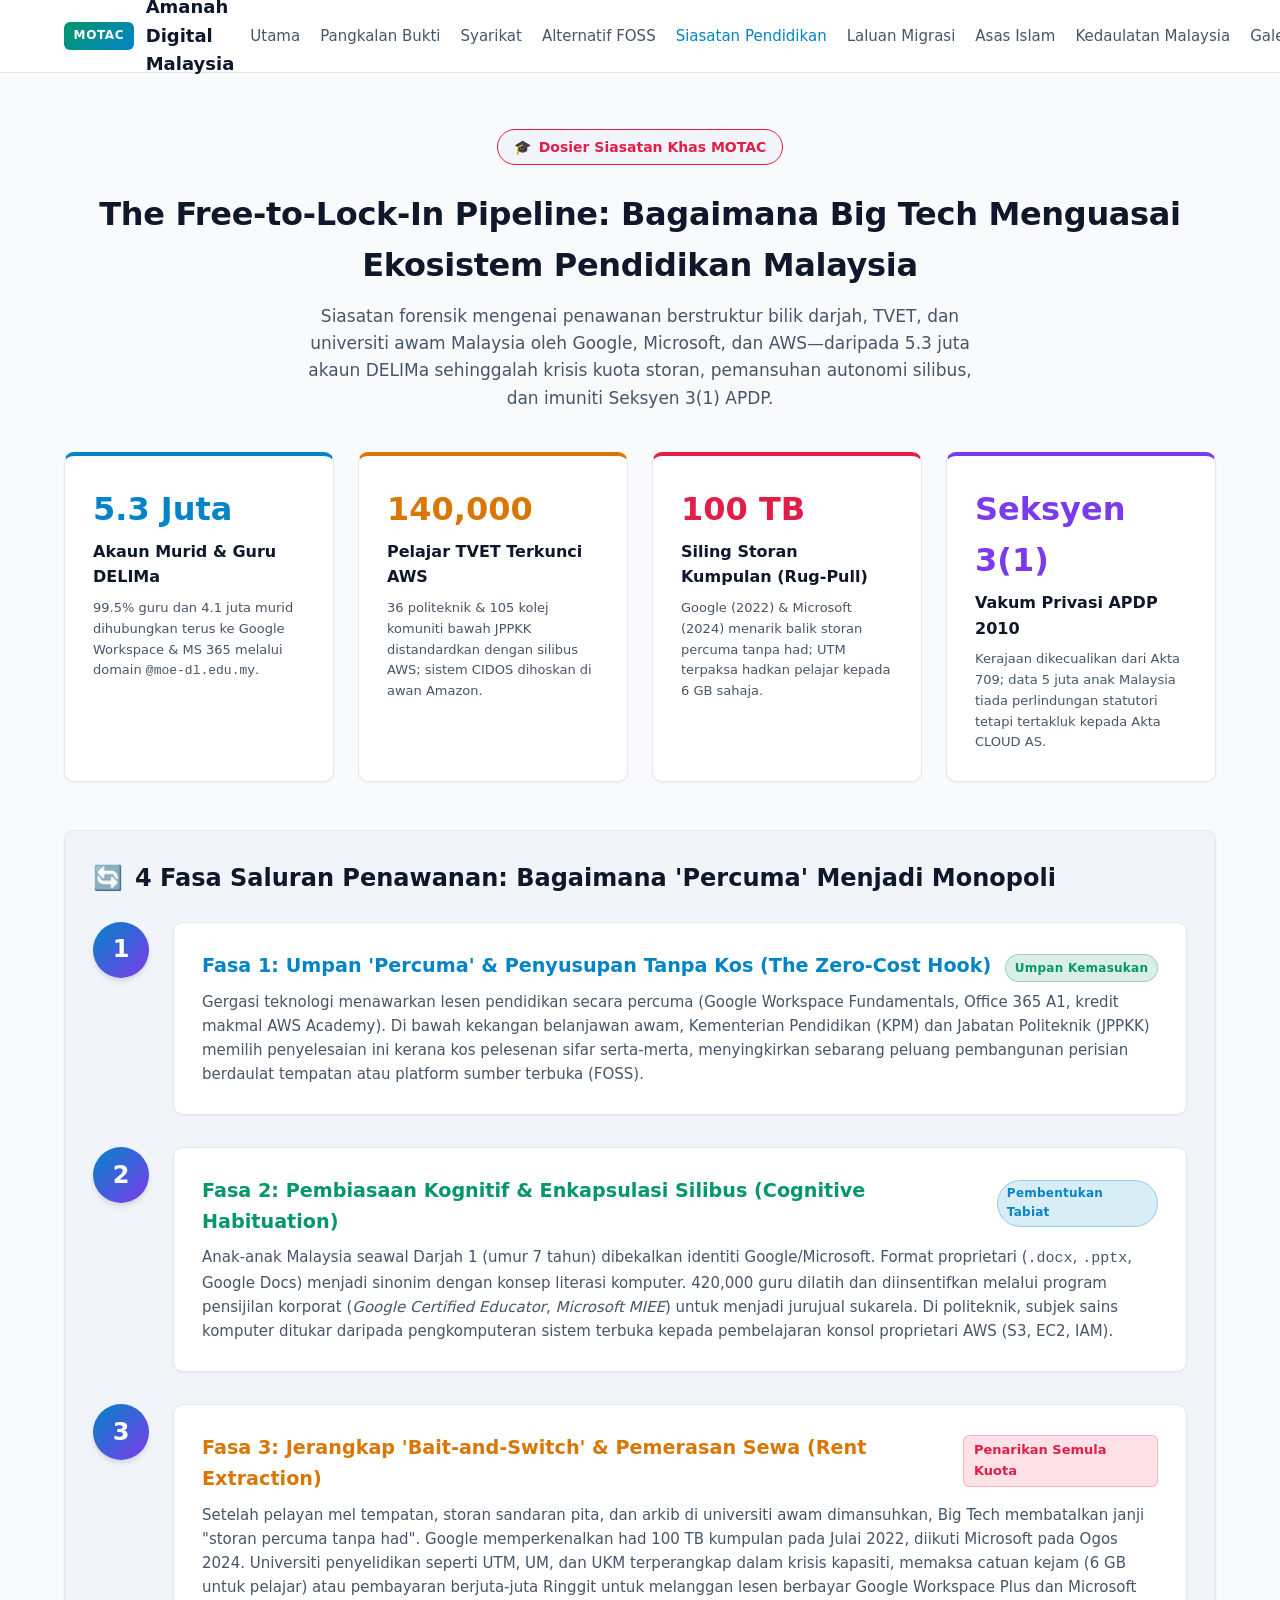
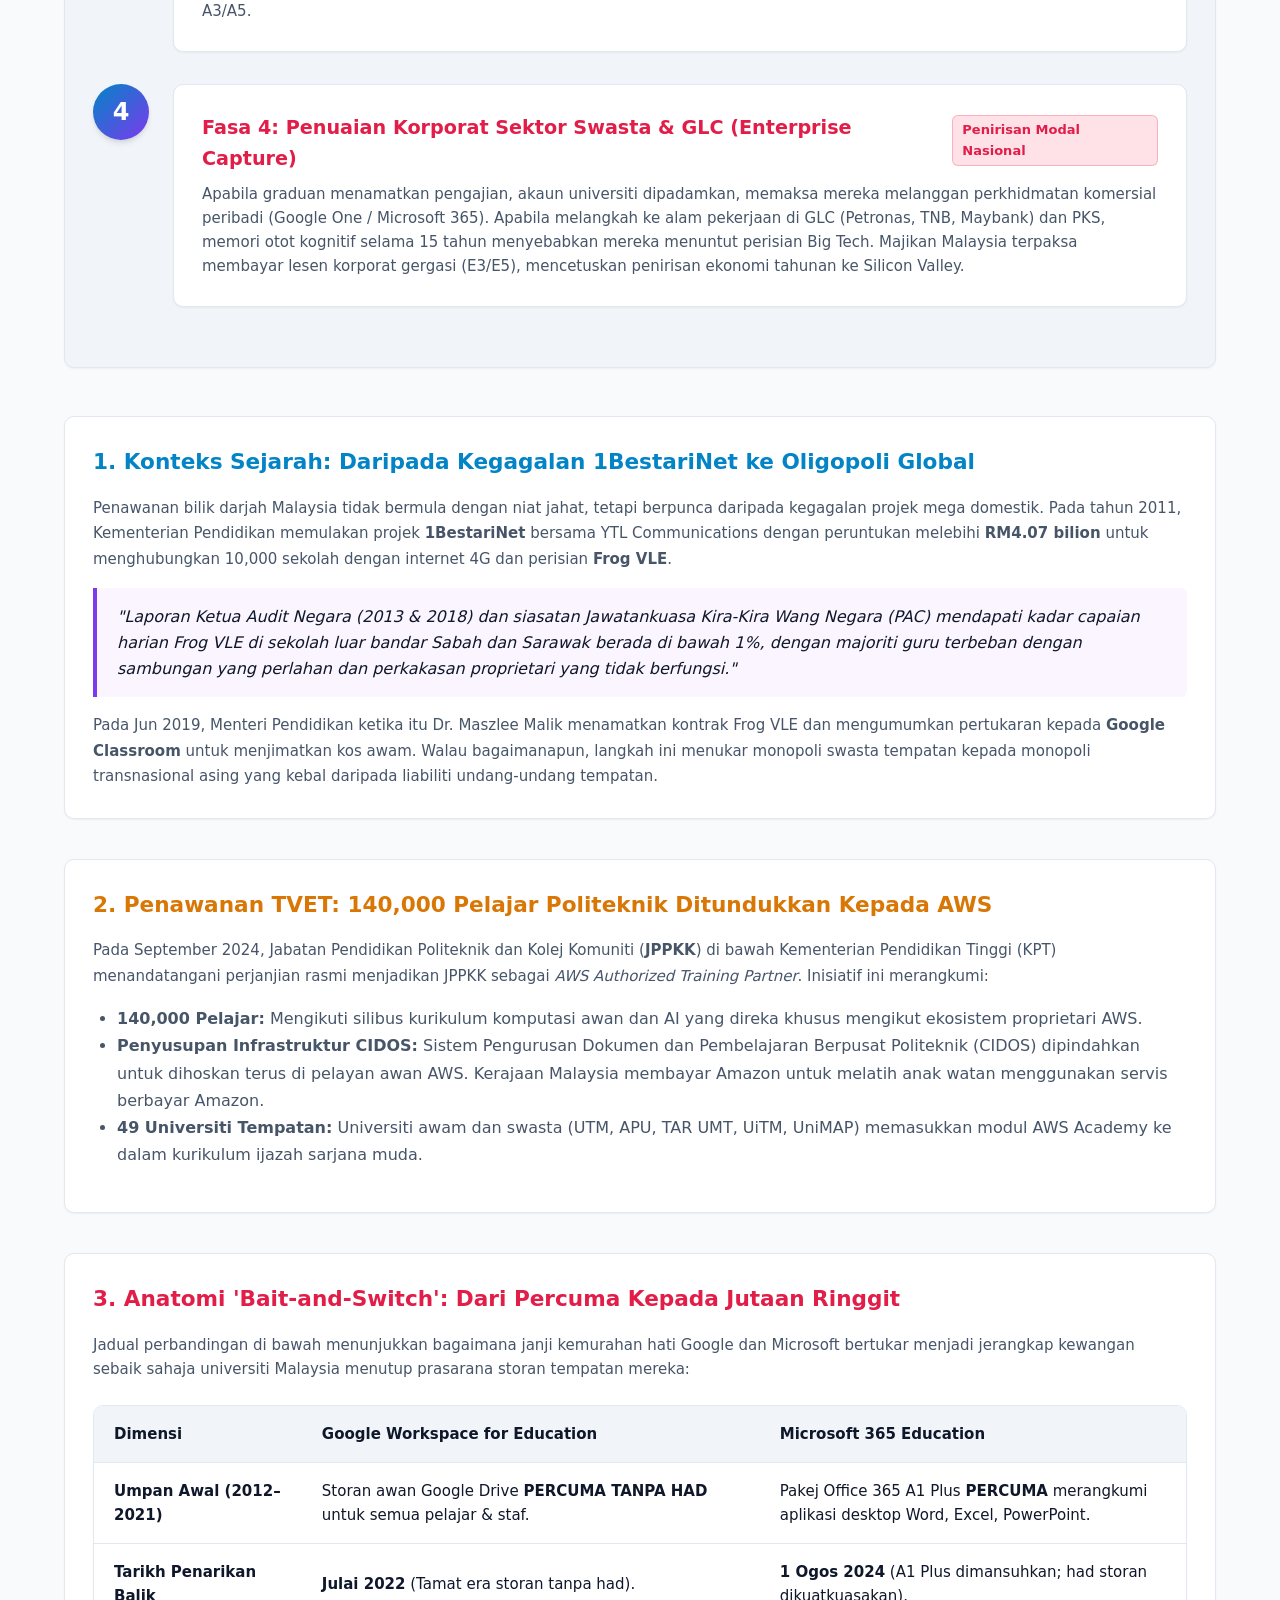
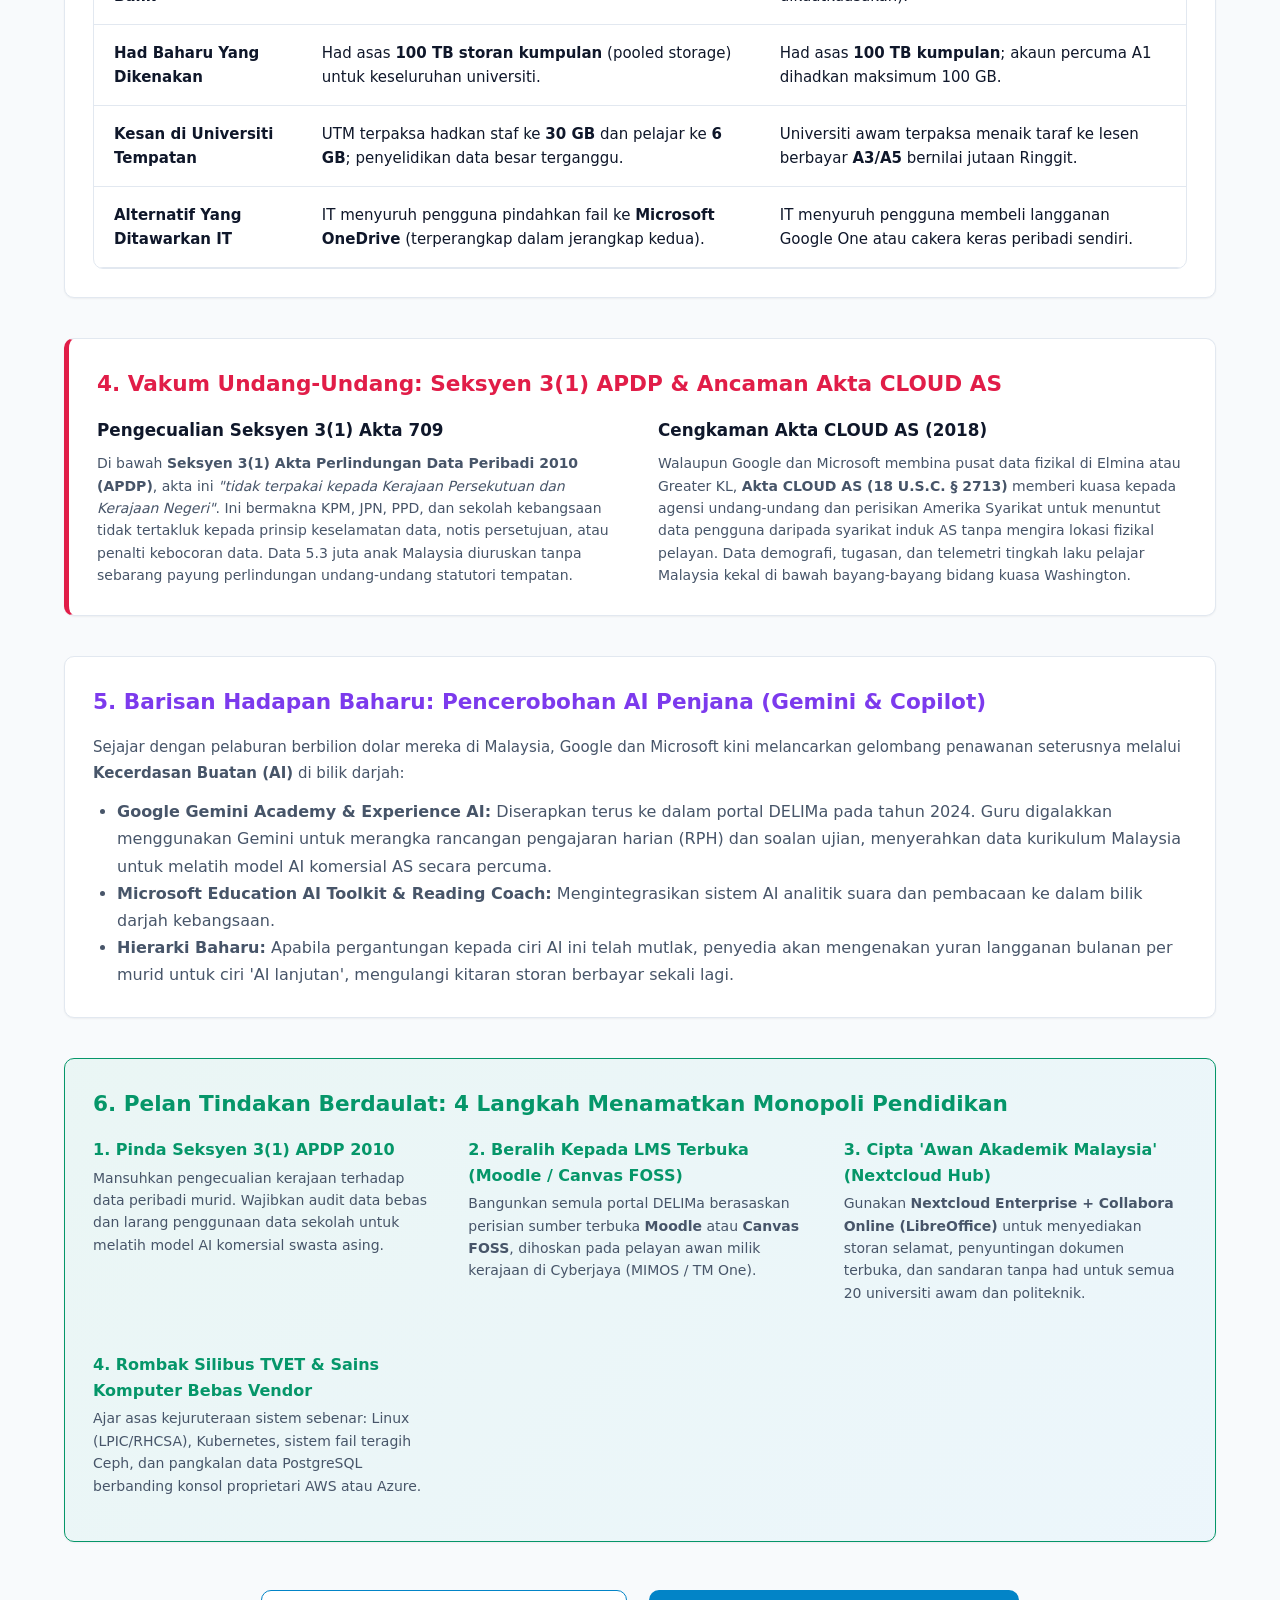
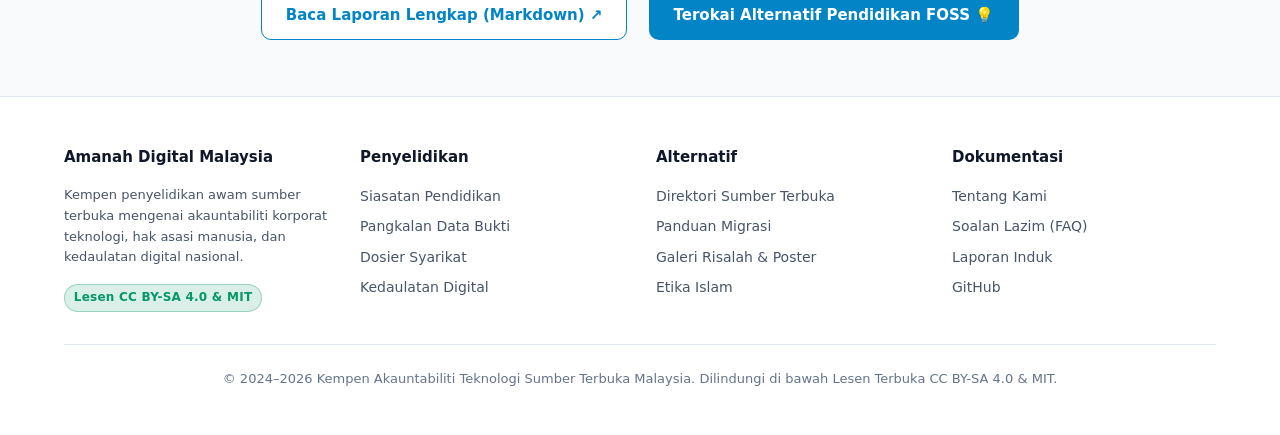
<file: website/education.html>
<!DOCTYPE html>
<html lang="ms" data-theme="light">
<head>
  <meta charset="UTF-8">
  <meta name="viewport" content="width=device-width, initial-scale=1.0">
  <title>The Free-to-Lock-In Pipeline | Amanah Digital Malaysia</title>
  <meta name="description" content="Siasatan Khas: Bagaimana Google, Microsoft, dan AWS Menguasai Ekosistem Pendidikan Malaysia dari K-12 hingga Universiti.">
  <link rel="stylesheet" href="styles.css">
  <style>
    .pipeline-step {
      display: flex;
      gap: 1.5rem;
      margin-bottom: 2rem;
      align-items: flex-start;
    }
    .pipeline-number {
      width: 3.5rem;
      height: 3.5rem;
      border-radius: 50%;
      background: linear-gradient(135deg, var(--accent-primary), var(--accent-purple));
      color: white;
      font-weight: 800;
      font-size: 1.5rem;
      display: flex;
      align-items: center;
      justify-content: center;
      flex-shrink: 0;
      box-shadow: var(--shadow-md);
    }
    .pipeline-content {
      background-color: var(--bg-surface);
      border: 1px solid var(--border-color);
      border-radius: var(--radius-md);
      padding: 1.75rem;
      flex-grow: 1;
      box-shadow: var(--shadow-sm);
    }
    .stat-badge-danger {
      background: rgba(244, 63, 94, 0.15);
      color: var(--accent-rose);
      border: 1px solid rgba(244, 63, 94, 0.3);
      padding: 0.25rem 0.6rem;
      border-radius: var(--radius-sm);
      font-size: 0.8125rem;
      font-weight: 700;
    }
    .quote-box {
      border-left: 4px solid var(--accent-purple);
      background: rgba(168, 85, 247, 0.06);
      padding: 1rem 1.25rem;
      border-radius: 0 var(--radius-sm) var(--radius-sm) 0;
      margin: 1rem 0;
      font-style: italic;
    }
    .table-container {
      overflow-x: auto;
      margin-top: 1.5rem;
      border: 1px solid var(--border-color);
      border-radius: var(--radius-md);
    }
    .data-table {
      width: 100%;
      border-collapse: collapse;
      text-align: left;
      font-size: 0.9375rem;
    }
    .data-table th, .data-table td {
      padding: 1rem 1.25rem;
      border-bottom: 1px solid var(--border-color);
    }
    .data-table th {
      background-color: var(--bg-surface-elevated);
      font-weight: 700;
      color: var(--text-primary);
    }
    .data-table tr:hover {
      background-color: rgba(56, 189, 248, 0.04);
    }
  </style>
</head>
<body>

  <!-- Header Navigation -->
  <header class="site-header">
    <div class="container nav-wrapper">
      <a href="index.html" class="brand-link">
        <span class="brand-badge">MOTAC</span>
        <span>Amanah Digital Malaysia</span>
      </a>
      <nav>
        <ul class="nav-links">
          <li><a href="index.html"><span class="lang-bm">Utama</span><span class="lang-en" style="display: none;">Home</span></a></li>
          <li><a href="evidence.html"><span class="lang-bm">Pangkalan Bukti</span><span class="lang-en" style="display: none;">Evidence Base</span></a></li>
          <li><a href="companies.html"><span class="lang-bm">Syarikat</span><span class="lang-en" style="display: none;">Companies</span></a></li>
          <li><a href="alternatives.html"><span class="lang-bm">Alternatif FOSS</span><span class="lang-en" style="display: none;">FOSS Alternatives</span></a></li>
          <li><a href="education.html" class="active"><span class="lang-bm">Siasatan Pendidikan</span><span class="lang-en" style="display: none;">Education Pipeline</span></a></li>
          <li><a href="migrate.html"><span class="lang-bm">Laluan Migrasi</span><span class="lang-en" style="display: none;">Migration Guide</span></a></li>
          <li><a href="islam.html"><span class="lang-bm">Asas Islam</span><span class="lang-en" style="display: none;">Islamic Ethics</span></a></li>
          <li><a href="malaysia.html"><span class="lang-bm">Kedaulatan Malaysia</span><span class="lang-en" style="display: none;">Malaysian Sovereignty</span></a></li>
          <li><a href="media.html"><span class="lang-bm">Galeri Risalah</span><span class="lang-en" style="display: none;">Leaflets</span></a></li>
          <li><a href="about.html"><span class="lang-bm">Tentang Kami</span><span class="lang-en" style="display: none;">About</span></a></li>
        </ul>
      </nav>
      <div class="nav-actions">
        <button id="lang-toggle" class="btn-icon" aria-label="Tukar Bahasa">🌐 English</button>
        <button id="theme-toggle" class="btn-icon" aria-label="Tukar Tema">🌙 Gelap</button>
      </div>
    </div>
  </header>

  <main class="container section">
    <!-- Page Header -->
    <div class="section-header">
      <div class="hero-pill" style="border-color: var(--accent-rose); color: var(--accent-rose);">
        <span>🎓</span>
        <span class="lang-bm">Dosier Siasatan Khas MOTAC</span>
        <span class="lang-en" style="display: none;">Special Investigative Dossier</span>
      </div>
      <h1 class="section-title">
        <span class="lang-bm">The Free-to-Lock-In Pipeline: Bagaimana Big Tech Menguasai Ekosistem Pendidikan Malaysia</span>
        <span class="lang-en" style="display: none;">The Free-to-Lock-In Pipeline: How Big Tech Seeds Malaysia Educational Ecosystems</span>
      </h1>
      <p class="section-subtitle">
        <span class="lang-bm">
          Siasatan forensik mengenai penawanan berstruktur bilik darjah, TVET, dan universiti awam Malaysia oleh Google, Microsoft, dan AWS—daripada 5.3 juta akaun DELIMa sehinggalah krisis kuota storan, pemansuhan autonomi silibus, dan imuniti Seksyen 3(1) APDP.
        </span>
        <span class="lang-en" style="display: none;">
          A forensic investigation into the structural capture of Malaysian classrooms, TVET polytechnics, and public universities by Google, Microsoft, and AWS—from 5.3 million DELIMa accounts to predatory storage caps, curricular enclosure, and Section 3(1) PDPA immunity.
        </span>
      </p>
    </div>

    <!-- 4 Key Stat Metric Cards -->
    <div class="grid-4" style="margin-bottom: 3rem;">
      <div class="card" style="border-top: 4px solid var(--accent-primary);">
        <div style="font-size: 2rem; font-weight: 800; color: var(--accent-primary);">5.3 Juta</div>
        <div style="font-weight: 700; margin-top: 0.25rem;">
          <span class="lang-bm">Akaun Murid &amp; Guru DELIMa</span>
          <span class="lang-en" style="display: none;">DELIMa Student &amp; Teacher Accounts</span>
        </div>
        <p style="font-size: 0.8125rem; color: var(--text-secondary); margin-top: 0.5rem;">
          <span class="lang-bm">99.5% guru dan 4.1 juta murid dihubungkan terus ke Google Workspace &amp; MS 365 melalui domain <code>@moe-dl.edu.my</code>.</span>
          <span class="lang-en" style="display: none;">99.5% of teachers and 4.1M pupils tied directly to Google Workspace &amp; MS 365 via <code>@moe-dl.edu.my</code>.</span>
        </p>
      </div>

      <div class="card" style="border-top: 4px solid var(--accent-amber);">
        <div style="font-size: 2rem; font-weight: 800; color: var(--accent-amber);">140,000</div>
        <div style="font-weight: 700; margin-top: 0.25rem;">
          <span class="lang-bm">Pelajar TVET Terkunci AWS</span>
          <span class="lang-en" style="display: none;">TVET Students Bound to AWS</span>
        </div>
        <p style="font-size: 0.8125rem; color: var(--text-secondary); margin-top: 0.5rem;">
          <span class="lang-bm">36 politeknik &amp; 105 kolej komuniti bawah JPPKK distandardkan dengan silibus AWS; sistem CIDOS dihoskan di awan Amazon.</span>
          <span class="lang-en" style="display: none;">36 polytechnics &amp; 105 community colleges standardized on AWS; CIDOS LMS hosted directly on Amazon cloud.</span>
        </p>
      </div>

      <div class="card" style="border-top: 4px solid var(--accent-rose);">
        <div style="font-size: 2rem; font-weight: 800; color: var(--accent-rose);">100 TB</div>
        <div style="font-weight: 700; margin-top: 0.25rem;">
          <span class="lang-bm">Siling Storan Kumpulan (Rug-Pull)</span>
          <span class="lang-en" style="display: none;">Pooled Storage Cap (Rug-Pull)</span>
        </div>
        <p style="font-size: 0.8125rem; color: var(--text-secondary); margin-top: 0.5rem;">
          <span class="lang-bm">Google (2022) &amp; Microsoft (2024) menarik balik storan percuma tanpa had; UTM terpaksa hadkan pelajar kepada 6 GB sahaja.</span>
          <span class="lang-en" style="display: none;">Google (2022) &amp; Microsoft (2024) ended unmetered storage; UTM forced to cap students at a severe 6 GB.</span>
        </p>
      </div>

      <div class="card" style="border-top: 4px solid var(--accent-purple);">
        <div style="font-size: 2rem; font-weight: 800; color: var(--accent-purple);">Seksyen 3(1)</div>
        <div style="font-weight: 700; margin-top: 0.25rem;">
          <span class="lang-bm">Vakum Privasi APDP 2010</span>
          <span class="lang-en" style="display: none;">PDPA 2010 Legal Vacuum</span>
        </div>
        <p style="font-size: 0.8125rem; color: var(--text-secondary); margin-top: 0.5rem;">
          <span class="lang-bm">Kerajaan dikecualikan dari Akta 709; data 5 juta anak Malaysia tiada perlindungan statutori tetapi tertakluk kepada Akta CLOUD AS.</span>
          <span class="lang-en" style="display: none;">Government is exempt from PDPA; 5M minors' data has zero statutory protection yet faces US CLOUD Act search.</span>
        </p>
      </div>
    </div>

    <!-- The 4 Pipeline Phases -->
    <div class="card" style="margin-bottom: 3rem; background: var(--bg-surface-elevated); border: 1px solid var(--border-color);">
      <h2 style="font-size: 1.5rem; margin-bottom: 1.5rem; display: flex; align-items: center; gap: 0.75rem;">
        <span>🔄</span>
        <span class="lang-bm">4 Fasa Saluran Penawanan: Bagaimana 'Percuma' Menjadi Monopoli</span>
        <span class="lang-en" style="display: none;">The 4 Pipeline Phases: How 'Free' Converts into Perpetual Monopoly</span>
      </h2>

      <!-- Phase 1 -->
      <div class="pipeline-step">
        <div class="pipeline-number">1</div>
        <div class="pipeline-content">
          <div style="display: flex; justify-content: space-between; align-items: baseline; margin-bottom: 0.5rem;">
            <h3 style="color: var(--accent-primary); font-size: 1.2rem;">
              <span class="lang-bm">Fasa 1: Umpan 'Percuma' &amp; Penyusupan Tanpa Kos (The Zero-Cost Hook)</span>
              <span class="lang-en" style="display: none;">Phase 1: Zero-Cost Ingress (The Philanthropic Hook)</span>
            </h3>
            <span class="badge badge-verified">Umpan Kemasukan</span>
          </div>
          <p style="color: var(--text-secondary); font-size: 0.9375rem; line-height: 1.6;">
            <span class="lang-bm">
              Gergasi teknologi menawarkan lesen pendidikan secara percuma (Google Workspace Fundamentals, Office 365 A1, kredit makmal AWS Academy). Di bawah kekangan belanjawan awam, Kementerian Pendidikan (KPM) dan Jabatan Politeknik (JPPKK) memilih penyelesaian ini kerana kos pelesenan sifar serta-merta, menyingkirkan sebarang peluang pembangunan perisian berdaulat tempatan atau platform sumber terbuka (FOSS).
            </span>
            <span class="lang-en" style="display: none;">
              Hyperscalers offer free educational tiers (Google Workspace Fundamentals, Office 365 A1, AWS Academy cloud credits). Facing budget constraints, ministries and institutions adopt these turnkeys for immediate zero-cost licensing, effectively crowding out domestic software developers and open-source infrastructure.
            </span>
          </p>
        </div>
      </div>

      <!-- Phase 2 -->
      <div class="pipeline-step">
        <div class="pipeline-number">2</div>
        <div class="pipeline-content">
          <div style="display: flex; justify-content: space-between; align-items: baseline; margin-bottom: 0.5rem;">
            <h3 style="color: var(--accent-emerald); font-size: 1.2rem;">
              <span class="lang-bm">Fasa 2: Pembiasaan Kognitif &amp; Enkapsulasi Silibus (Cognitive Habituation)</span>
              <span class="lang-en" style="display: none;">Phase 2: Cognitive Habituation &amp; Curricular Enclosure</span>
            </h3>
            <span class="badge badge-supported">Pembentukan Tabiat</span>
          </div>
          <p style="color: var(--text-secondary); font-size: 0.9375rem; line-height: 1.6;">
            <span class="lang-bm">
              Anak-anak Malaysia seawal Darjah 1 (umur 7 tahun) dibekalkan identiti Google/Microsoft. Format proprietari (<code>.docx</code>, <code>.pptx</code>, Google Docs) menjadi sinonim dengan konsep literasi komputer. 420,000 guru dilatih dan diinsentifkan melalui program pensijilan korporat (<em>Google Certified Educator</em>, <em>Microsoft MIEE</em>) untuk menjadi jurujual sukarela. Di politeknik, subjek sains komputer ditukar daripada pengkomputeran sistem terbuka kepada pembelajaran konsol proprietari AWS (S3, EC2, IAM).
            </span>
            <span class="lang-en" style="display: none;">
              Malaysian children from Standard 1 (age 7) are issued Google/Microsoft IDs. Proprietary formats become synonymous with computing literacy. 420,000 public school teachers are incentivized via corporate badges (GCE, MIEE) to act as unsalaried evangelists. In polytechnics, foundational computer systems engineering is replaced with proprietary AWS console operations (S3, EC2, IAM).
            </span>
          </p>
        </div>
      </div>

      <!-- Phase 3 -->
      <div class="pipeline-step">
        <div class="pipeline-number">3</div>
        <div class="pipeline-content">
          <div style="display: flex; justify-content: space-between; align-items: baseline; margin-bottom: 0.5rem;">
            <h3 style="color: var(--accent-amber); font-size: 1.2rem;">
              <span class="lang-bm">Fasa 3: Jerangkap 'Bait-and-Switch' &amp; Pemerasan Sewa (Rent Extraction)</span>
              <span class="lang-en" style="display: none;">Phase 3: The Bait-and-Switch (Monopoly Rent Extraction)</span>
            </h3>
            <span class="stat-badge-danger">Penarikan Semula Kuota</span>
          </div>
          <p style="color: var(--text-secondary); font-size: 0.9375rem; line-height: 1.6;">
            <span class="lang-bm">
              Setelah pelayan mel tempatan, storan sandaran pita, dan arkib di universiti awam dimansuhkan, Big Tech membatalkan janji "storan percuma tanpa had". Google memperkenalkan had 100 TB kumpulan pada Julai 2022, diikuti Microsoft pada Ogos 2024. Universiti penyelidikan seperti UTM, UM, dan UKM terperangkap dalam krisis kapasiti, memaksa catuan kejam (6 GB untuk pelajar) atau pembayaran berjuta-juta Ringgit untuk melanggan lesen berbayar Google Workspace Plus dan Microsoft A3/A5.
            </span>
            <span class="lang-en" style="display: none;">
              Once on-premise email servers and local storage arrays were decommissioned, vendors revoked 'unlimited' promises. Google imposed a 100 TB pooled limit in July 2022; Microsoft followed in August 2024. Public universities (UTM, UM, UKM) suffered storage crises, forcing severe rationing (6 GB for UTM students) or spending millions in foreign exchange for paid Plus/A3/A5 tiers.
            </span>
          </p>
        </div>
      </div>

      <!-- Phase 4 -->
      <div class="pipeline-step">
        <div class="pipeline-number">4</div>
        <div class="pipeline-content">
          <div style="display: flex; justify-content: space-between; align-items: baseline; margin-bottom: 0.5rem;">
            <h3 style="color: var(--accent-rose); font-size: 1.2rem;">
              <span class="lang-bm">Fasa 4: Penuaian Korporat Sektor Swasta &amp; GLC (Enterprise Capture)</span>
              <span class="lang-en" style="display: none;">Phase 4: Downstream Corporate Capture &amp; Capital Flight</span>
            </h3>
            <span class="stat-badge-danger">Penirisan Modal Nasional</span>
          </div>
          <p style="color: var(--text-secondary); font-size: 0.9375rem; line-height: 1.6;">
            <span class="lang-bm">
              Apabila graduan menamatkan pengajian, akaun universiti dipadamkan, memaksa mereka melanggan perkhidmatan komersial peribadi (Google One / Microsoft 365). Apabila melangkah ke alam pekerjaan di GLC (Petronas, TNB, Maybank) dan PKS, memori otot kognitif selama 15 tahun menyebabkan mereka menuntut perisian Big Tech. Majikan Malaysia terpaksa membayar lesen korporat gergasi (E3/E5), mencetuskan penirisan ekonomi tahunan ke Silicon Valley.
            </span>
            <span class="lang-en" style="display: none;">
              Upon graduation, student accounts are purged, funnelling alumni into paid Google One and Microsoft 365 consumer plans. Entering Malaysian GLCs (Petronas, TNB, Maybank) and SMEs, their 15-year cognitive conditioning compels them to demand Big Tech stacks. Malaysian enterprise employers are forced into recurring enterprise subscriptions (E3/E5), driving massive capital flight to Silicon Valley.
            </span>
          </p>
        </div>
      </div>
    </div>

    <!-- Historical Deep Dive: 1BestariNet to DELIMa -->
    <div class="card" style="margin-bottom: 2.5rem;">
      <h2 style="font-size: 1.35rem; color: var(--accent-primary); margin-bottom: 1rem;">
        <span class="lang-bm">1. Konteks Sejarah: Daripada Kegagalan 1BestariNet ke Oligopoli Global</span>
        <span class="lang-en" style="display: none;">1. Historical Context: From the 1BestariNet Failure to Global Hyperscalers</span>
      </h2>
      <p style="font-size: 0.9375rem; color: var(--text-secondary); line-height: 1.7; margin-bottom: 1rem;">
        <span class="lang-bm">
          Penawanan bilik darjah Malaysia tidak bermula dengan niat jahat, tetapi berpunca daripada kegagalan projek mega domestik. Pada tahun 2011, Kementerian Pendidikan memulakan projek <strong>1BestariNet</strong> bersama YTL Communications dengan peruntukan melebihi <strong>RM4.07 bilion</strong> untuk menghubungkan 10,000 sekolah dengan internet 4G dan perisian <strong>Frog VLE</strong>.
        </span>
        <span class="lang-en" style="display: none;">
          The capture of Malaysian classrooms originated from the collapse of a domestic megaproject. In 2011, MOE initiated the <strong>1BestariNet</strong> project with YTL Communications, budgeted at <strong>over RM4.07 billion</strong> across three phases to connect 10,000 schools with 4G and the <strong>Frog VLE</strong> platform.
        </span>
      </p>

      <div class="quote-box">
        <span class="lang-bm">
          "Laporan Ketua Audit Negara (2013 &amp; 2018) dan siasatan Jawatankuasa Kira-Kira Wang Negara (PAC) mendapati kadar capaian harian Frog VLE di sekolah luar bandar Sabah dan Sarawak berada di bawah 1%, dengan majoriti guru terbeban dengan sambungan yang perlahan dan perkakasan proprietari yang tidak berfungsi."
        </span>
        <span class="lang-en" style="display: none;">
          "Auditor-General Reports (2013 &amp; 2018) and PAC investigations revealed daily active usage of Frog VLE in rural Sabah and Sarawak schools hovered below 1%, with teachers burdened by bandwidth bottlenecks and defective proprietary hardware."
        </span>
      </div>

      <p style="font-size: 0.9375rem; color: var(--text-secondary); line-height: 1.7;">
        <span class="lang-bm">
          Pada Jun 2019, Menteri Pendidikan ketika itu Dr. Maszlee Malik menamatkan kontrak Frog VLE dan mengumumkan pertukaran kepada <strong>Google Classroom</strong> untuk menjimatkan kos awam. Walau bagaimanapun, langkah ini menukar monopoli swasta tempatan kepada monopoli transnasional asing yang kebal daripada liabiliti undang-undang tempatan.
        </span>
        <span class="lang-en" style="display: none;">
          In June 2019, then-Education Minister Dr. Maszlee Malik ended the Frog VLE contract, switching to <strong>Google Classroom</strong> to realize immediate cost savings. However, this trade-off replaced a domestic contractor with transnational monopolies immune to domestic legal sanctions.
        </span>
      </p>
    </div>

    <!-- TVET & AWS Capture -->
    <div class="card" style="margin-bottom: 2.5rem;">
      <h2 style="font-size: 1.35rem; color: var(--accent-amber); margin-bottom: 1rem;">
        <span class="lang-bm">2. Penawanan TVET: 140,000 Pelajar Politeknik Ditundukkan Kepada AWS</span>
        <span class="lang-en" style="display: none;">2. TVET Enclosure: 140,000 Polytechnic Students Bound to AWS</span>
      </h2>
      <p style="font-size: 0.9375rem; color: var(--text-secondary); line-height: 1.7; margin-bottom: 1rem;">
        <span class="lang-bm">
          Pada September 2024, Jabatan Pendidikan Politeknik dan Kolej Komuniti (<strong>JPPKK</strong>) di bawah Kementerian Pendidikan Tinggi (KPT) menandatangani perjanjian rasmi menjadikan JPPKK sebagai <em>AWS Authorized Training Partner</em>. Inisiatif ini merangkumi:
        </span>
        <span class="lang-en" style="display: none;">
          In September 2024, the Department of Polytechnic and Community College Education (<strong>JPPKK</strong>) under the Ministry of Higher Education signed an agreement becoming an <em>AWS Authorized Training Partner</em>, encompassing:
        </span>
      </p>

      <ul style="margin-left: 1.5rem; margin-bottom: 1rem; color: var(--text-secondary); line-height: 1.7;">
        <li><span class="lang-bm"><strong>140,000 Pelajar:</strong> Mengikuti silibus kurikulum komputasi awan dan AI yang direka khusus mengikut ekosistem proprietari AWS.</span><span class="lang-en" style="display: none;"><strong>140,000 Students:</strong> Enrolled in cloud and AI curricula tailored strictly around proprietary AWS architectures.</span></li>
        <li><span class="lang-bm"><strong>Penyusupan Infrastruktur CIDOS:</strong> Sistem Pengurusan Dokumen dan Pembelajaran Berpusat Politeknik (CIDOS) dipindahkan untuk dihoskan terus di pelayan awan AWS. Kerajaan Malaysia membayar Amazon untuk melatih anak watan menggunakan servis berbayar Amazon.</span><span class="lang-en" style="display: none;"><strong>CIDOS Ingestion:</strong> The Centralized Information Document Online System (CIDOS) LMS was migrated directly onto AWS cloud hosting. The Malaysian government pays Amazon to run the platform that trains students to use Amazon.</span></li>
        <li><span class="lang-bm"><strong>49 Universiti Tempatan:</strong> Universiti awam dan swasta (UTM, APU, TAR UMT, UiTM, UniMAP) memasukkan modul AWS Academy ke dalam kurikulum ijazah sarjana muda.</span><span class="lang-en" style="display: none;"><strong>49 Universities:</strong> Public and private universities (UTM, APU, TAR UMT, UiTM) embedded AWS Academy modules directly into bachelor degree curricula.</span></li>
      </ul>
    </div>

    <!-- The Storage Rug-Pull Comparison Table -->
    <div class="card" style="margin-bottom: 2.5rem;">
      <h2 style="font-size: 1.35rem; color: var(--accent-rose); margin-bottom: 1rem;">
        <span class="lang-bm">3. Anatomi 'Bait-and-Switch': Dari Percuma Kepada Jutaan Ringgit</span>
        <span class="lang-en" style="display: none;">3. The Bait-and-Switch Anatomy: From Free Onboarding to Rent Extraction</span>
      </h2>
      <p style="font-size: 0.9375rem; color: var(--text-secondary); line-height: 1.6;">
        <span class="lang-bm">
          Jadual perbandingan di bawah menunjukkan bagaimana janji kemurahan hati Google dan Microsoft bertukar menjadi jerangkap kewangan sebaik sahaja universiti Malaysia menutup prasarana storan tempatan mereka:
        </span>
        <span class="lang-en" style="display: none;">
          The comparison matrix below reveals how Google and Microsoft philanthropic overtures transformed into financial traps once Malaysian universities dismantled internal storage servers:
        </span>
      </p>

      <div class="table-container">
        <table class="data-table">
          <thead>
            <tr>
              <th>Dimensi</th>
              <th>Google Workspace for Education</th>
              <th>Microsoft 365 Education</th>
            </tr>
          </thead>
          <tbody>
            <tr>
              <td><strong>Umpan Awal (2012–2021)</strong></td>
              <td>Storan awan Google Drive <strong>PERCUMA TANPA HAD</strong> untuk semua pelajar &amp; staf.</td>
              <td>Pakej Office 365 A1 Plus <strong>PERCUMA</strong> merangkumi aplikasi desktop Word, Excel, PowerPoint.</td>
            </tr>
            <tr>
              <td><strong>Tarikh Penarikan Balik</strong></td>
              <td><strong>Julai 2022</strong> (Tamat era storan tanpa had).</td>
              <td><strong>1 Ogos 2024</strong> (A1 Plus dimansuhkan; had storan dikuatkuasakan).</td>
            </tr>
            <tr>
              <td><strong>Had Baharu Yang Dikenakan</strong></td>
              <td>Had asas <strong>100 TB storan kumpulan</strong> (pooled storage) untuk keseluruhan universiti.</td>
              <td>Had asas <strong>100 TB kumpulan</strong>; akaun percuma A1 dihadkan maksimum 100 GB.</td>
            </tr>
            <tr>
              <td><strong>Kesan di Universiti Tempatan</strong></td>
              <td>UTM terpaksa hadkan staf ke <strong>30 GB</strong> dan pelajar ke <strong>6 GB</strong>; penyelidikan data besar terganggu.</td>
              <td>Universiti awam terpaksa menaik taraf ke lesen berbayar <strong>A3/A5</strong> bernilai jutaan Ringgit.</td>
            </tr>
            <tr>
              <td><strong>Alternatif Yang Ditawarkan IT</strong></td>
              <td>IT menyuruh pengguna pindahkan fail ke <strong>Microsoft OneDrive</strong> (terperangkap dalam jerangkap kedua).</td>
              <td>IT menyuruh pengguna membeli langganan Google One atau cakera keras peribadi sendiri.</td>
            </tr>
          </tbody>
        </table>
      </div>
    </div>

    <!-- Legal & Sovereignty Vacuum: PDPA & CLOUD Act -->
    <div class="card" style="margin-bottom: 2.5rem; border-left: 5px solid var(--accent-rose);">
      <h2 style="font-size: 1.35rem; color: var(--accent-rose); margin-bottom: 1rem;">
        <span class="lang-bm">4. Vakum Undang-Undang: Seksyen 3(1) APDP &amp; Ancaman Akta CLOUD AS</span>
        <span class="lang-en" style="display: none;">4. The Legal Void: PDPA Section 3(1) Exemption vs US CLOUD Act Jurisdiction</span>
      </h2>

      <div class="grid-2">
        <div>
          <h3 style="font-size: 1.05rem; font-weight: 700; color: var(--text-primary); margin-bottom: 0.5rem;">
            <span class="lang-bm">Pengecualian Seksyen 3(1) Akta 709</span>
            <span class="lang-en" style="display: none;">Section 3(1) Act 709 Exemption</span>
          </h3>
          <p style="font-size: 0.875rem; color: var(--text-secondary); line-height: 1.6;">
            <span class="lang-bm">
              Di bawah <strong>Seksyen 3(1) Akta Perlindungan Data Peribadi 2010 (APDP)</strong>, akta ini <em>"tidak terpakai kepada Kerajaan Persekutuan dan Kerajaan Negeri"</em>. Ini bermakna KPM, JPN, PPD, dan sekolah kebangsaan tidak tertakluk kepada prinsip keselamatan data, notis persetujuan, atau penalti kebocoran data. Data 5.3 juta anak Malaysia diuruskan tanpa sebarang payung perlindungan undang-undang statutori tempatan.
            </span>
            <span class="lang-en" style="display: none;">
              Under <strong>Section 3(1) of the Personal Data Protection Act 2010 (PDPA)</strong>, the Act <em>"shall not apply to the Federal Government and State Governments"</em>. Consequently, MOE, state education departments, and public schools are exempt from mandatory breach notices and statutory data principles. 5.3 million children's profiles exist in a domestic legal void.
            </span>
          </p>
        </div>

        <div>
          <h3 style="font-size: 1.05rem; font-weight: 700; color: var(--text-primary); margin-bottom: 0.5rem;">
            <span class="lang-bm">Cengkaman Akta CLOUD AS (2018)</span>
            <span class="lang-en" style="display: none;">The US CLOUD Act Threat</span>
          </h3>
          <p style="font-size: 0.875rem; color: var(--text-secondary); line-height: 1.6;">
            <span class="lang-bm">
              Walaupun Google dan Microsoft membina pusat data fizikal di Elmina atau Greater KL, <strong>Akta CLOUD AS (18 U.S.C. § 2713)</strong> memberi kuasa kepada agensi undang-undang dan perisikan Amerika Syarikat untuk menuntut data pengguna daripada syarikat induk AS tanpa mengira lokasi fizikal pelayan. Data demografi, tugasan, dan telemetri tingkah laku pelajar Malaysia kekal di bawah bayang-bayang bidang kuasa Washington.
            </span>
            <span class="lang-en" style="display: none;">
              Even with hyperscalers constructing data centers in Elmina or Greater KL, the <strong>US CLOUD Act (18 U.S.C. § 2713)</strong> compels US corporations to hand over customer data regardless of physical server location. The behavioural telemetry, demographics, and assignments of Malaysian pupils remain legally subservient to US extraterritorial warrants.
            </span>
          </p>
        </div>
      </div>
    </div>

    <!-- The Next Frontier: Generative AI Ingestion -->
    <div class="card" style="margin-bottom: 2.5rem;">
      <h2 style="font-size: 1.35rem; color: var(--accent-purple); margin-bottom: 1rem;">
        <span class="lang-bm">5. Barisan Hadapan Baharu: Pencerobohan AI Penjana (Gemini &amp; Copilot)</span>
        <span class="lang-en" style="display: none;">5. The Next Enclosure: Generative AI Ingestion (Gemini &amp; Copilot)</span>
      </h2>
      <p style="font-size: 0.9375rem; color: var(--text-secondary); line-height: 1.7;">
        <span class="lang-bm">
          Sejajar dengan pelaburan berbilion dolar mereka di Malaysia, Google dan Microsoft kini melancarkan gelombang penawanan seterusnya melalui <strong>Kecerdasan Buatan (AI)</strong> di bilik darjah:
        </span>
        <span class="lang-en" style="display: none;">
          Alongside their multi-billion-dollar datacenter announcements, Google and Microsoft are executing their next capture cycle via <strong>Generative AI</strong> in Malaysian schools:
        </span>
      </p>
      <ul style="margin-left: 1.5rem; margin-top: 0.75rem; color: var(--text-secondary); line-height: 1.7;">
        <li><span class="lang-bm"><strong>Google Gemini Academy &amp; Experience AI:</strong> Diserapkan terus ke dalam portal DELIMa pada tahun 2024. Guru digalakkan menggunakan Gemini untuk merangka rancangan pengajaran harian (RPH) dan soalan ujian, menyerahkan data kurikulum Malaysia untuk melatih model AI komersial AS secara percuma.</span><span class="lang-en" style="display: none;"><strong>Google Gemini Academy &amp; Experience AI:</strong> Embedded directly into DELIMa in 2024. Teachers are trained to generate lesson plans and rubrics inside Gemini, feeding localized curricular content into US proprietary foundation models without compensation.</span></li>
        <li><span class="lang-bm"><strong>Microsoft Education AI Toolkit &amp; Reading Coach:</strong> Mengintegrasikan sistem AI analitik suara dan pembacaan ke dalam bilik darjah kebangsaan.</span><span class="lang-en" style="display: none;"><strong>Microsoft Education AI Toolkit &amp; Reading Coach:</strong> Ingesting student voice telemetry and reading behavior inside national classrooms.</span></li>
        <li><span class="lang-bm"><strong>Hierarki Baharu:</strong> Apabila pergantungan kepada ciri AI ini telah mutlak, penyedia akan mengenakan yuran langganan bulanan per murid untuk ciri 'AI lanjutan', mengulangi kitaran storan berbayar sekali lagi.</span><span class="lang-en" style="display: none;"><strong>The Looming Paywall:</strong> Once pedagogical dependence is absolute, vendors will gate premium AI agents behind per-student monthly fees, replicating the storage rug-pull.</span></li>
      </ul>
    </div>

    <!-- Sovereign Exit Strategy -->
    <div class="card" style="margin-bottom: 3rem; background: linear-gradient(135deg, rgba(16, 185, 129, 0.06), rgba(56, 189, 248, 0.06)); border: 1px solid var(--accent-emerald);">
      <h2 style="font-size: 1.35rem; color: var(--accent-emerald); margin-bottom: 1rem;">
        <span class="lang-bm">6. Pelan Tindakan Berdaulat: 4 Langkah Menamatkan Monopoli Pendidikan</span>
        <span class="lang-en" style="display: none;">6. Sovereign Exit Roadmap: 4 Steps to Dismantle the Educational Pipeline</span>
      </h2>

      <div class="grid-2">
        <div style="margin-bottom: 1rem;">
          <strong style="color: var(--accent-emerald); display: block; margin-bottom: 0.25rem;">1. Pinda Seksyen 3(1) APDP 2010</strong>
          <p style="font-size: 0.875rem; color: var(--text-secondary); line-height: 1.6;">
            <span class="lang-bm">Mansuhkan pengecualian kerajaan terhadap data peribadi murid. Wajibkan audit data bebas dan larang penggunaan data sekolah untuk melatih model AI komersial swasta asing.</span>
            <span class="lang-en" style="display: none;">Repeal government immunity for student personal data. Mandate statutory data audits and ban using educational records to train foreign commercial AI models.</span>
          </p>
        </div>

        <div style="margin-bottom: 1rem;">
          <strong style="color: var(--accent-emerald); display: block; margin-bottom: 0.25rem;">2. Beralih Kepada LMS Terbuka (Moodle / Canvas FOSS)</strong>
          <p style="font-size: 0.875rem; color: var(--text-secondary); line-height: 1.6;">
            <span class="lang-bm">Bangunkan semula portal DELIMa berasaskan perisian sumber terbuka <strong>Moodle</strong> atau <strong>Canvas FOSS</strong>, dihoskan pada pelayan awan milik kerajaan di Cyberjaya (MIMOS / TM One).</span>
            <span class="lang-en" style="display: none;">Re-platform DELIMa on sovereign open-source <strong>Moodle</strong> or <strong>Canvas FOSS</strong>, hosted on domestic government infrastructure in Cyberjaya (MIMOS / TM One).</span>
          </p>
        </div>

        <div style="margin-bottom: 1rem;">
          <strong style="color: var(--accent-emerald); display: block; margin-bottom: 0.25rem;">3. Cipta 'Awan Akademik Malaysia' (Nextcloud Hub)</strong>
          <p style="font-size: 0.875rem; color: var(--text-secondary); line-height: 1.6;">
            <span class="lang-bm">Gunakan <strong>Nextcloud Enterprise + Collabora Online (LibreOffice)</strong> untuk menyediakan storan selamat, penyuntingan dokumen terbuka, dan sandaran tanpa had untuk semua 20 universiti awam dan politeknik.</span>
            <span class="lang-en" style="display: none;">Deploy <strong>Nextcloud Hub + Collabora Online (LibreOffice)</strong> across all 20 public universities, restoring sovereign unmetered storage and collaborative document editing.</span>
          </p>
        </div>

        <div style="margin-bottom: 1rem;">
          <strong style="color: var(--accent-emerald); display: block; margin-bottom: 0.25rem;">4. Rombak Silibus TVET &amp; Sains Komputer Bebas Vendor</strong>
          <p style="font-size: 0.875rem; color: var(--text-secondary); line-height: 1.6;">
            <span class="lang-bm">Ajar asas kejuruteraan sistem sebenar: Linux (LPIC/RHCSA), Kubernetes, sistem fail teragih Ceph, dan pangkalan data PostgreSQL berbanding konsol proprietari AWS atau Azure.</span>
            <span class="lang-en" style="display: none;">Mandate vendor-neutral systems engineering: Linux (LPIC), Kubernetes, Ceph, and PostgreSQL over proprietary AWS or Azure proprietary console mechanics.</span>
          </p>
        </div>
      </div>
    </div>

    <!-- Raw Research Paper Link -->
    <div style="text-align: center; margin-top: 2rem;">
      <a href="https://github.com/JomBoycott/jomboycott.github.io/blob/main/research/malaysia/education_lockin_pipeline.md" target="_blank" rel="noopener noreferrer" class="btn btn-outline" style="border-color: var(--accent-primary); color: var(--accent-primary); margin-right: 1rem;">
        <span class="lang-bm">Baca Laporan Lengkap (Markdown) ↗</span>
        <span class="lang-en" style="display: none;">Read Full Paper (Markdown) ↗</span>
      </a>
      <a href="alternatives.html" class="btn btn-primary">
        <span class="lang-bm">Terokai Alternatif Pendidikan FOSS 💡</span>
        <span class="lang-en" style="display: none;">Explore FOSS Education Alternatives 💡</span>
      </a>
    </div>
  </main>

  <!-- Footer -->
  <footer class="site-footer">
    <div class="container">
      <div class="footer-grid">
        <div>
          <h4 class="footer-title">Amanah Digital Malaysia</h4>
          <p style="font-size: 0.8125rem; line-height: 1.6; margin-bottom: 1rem;">
            <span class="lang-bm">Kempen penyelidikan awam sumber terbuka mengenai akauntabiliti korporat teknologi, hak asasi manusia, dan kedaulatan digital nasional.</span>
            <span class="lang-en" style="display: none;">Open-source public research campaign on tech corporate accountability, human rights, and national digital sovereignty.</span>
          </p>
          <span class="badge badge-verified">Lesen CC BY-SA 4.0 &amp; MIT</span>
        </div>
        <div>
          <h4 class="footer-title">Penyelidikan</h4>
          <ul class="footer-links">
            <li><a href="education.html">Siasatan Pendidikan</a></li>
            <li><a href="evidence.html">Pangkalan Data Bukti</a></li>
            <li><a href="companies.html">Dosier Syarikat</a></li>
            <li><a href="malaysia.html">Kedaulatan Digital</a></li>
          </ul>
        </div>
        <div>
          <h4 class="footer-title">Alternatif</h4>
          <ul class="footer-links">
            <li><a href="alternatives.html">Direktori Sumber Terbuka</a></li>
            <li><a href="migrate.html">Panduan Migrasi</a></li>
            <li><a href="media.html">Galeri Risalah &amp; Poster</a></li>
            <li><a href="islam.html">Etika Islam</a></li>
          </ul>
        </div>
        <div>
          <h4 class="footer-title">Dokumentasi</h4>
          <ul class="footer-links">
            <li><a href="about.html">Tentang Kami</a></li>
            <li><a href="faq.html">Soalan Lazim (FAQ)</a></li>
            <li><a href="../CAMPAIGN_MASTER_REPORT.md">Laporan Induk</a></li>
            <li><a href="https://github.com/JomBoycott/jomboycott.github.io">GitHub</a></li>
          </ul>
        </div>
      </div>
      <div class="footer-bottom">
        <p>© 2024–2026 Kempen Akauntabiliti Teknologi Sumber Terbuka Malaysia. Dilindungi di bawah Lesen Terbuka CC BY-SA 4.0 &amp; MIT.</p>
      </div>
    </div>
  </footer>

  <script src="app.js"></script>
</body>
</html>
</file>
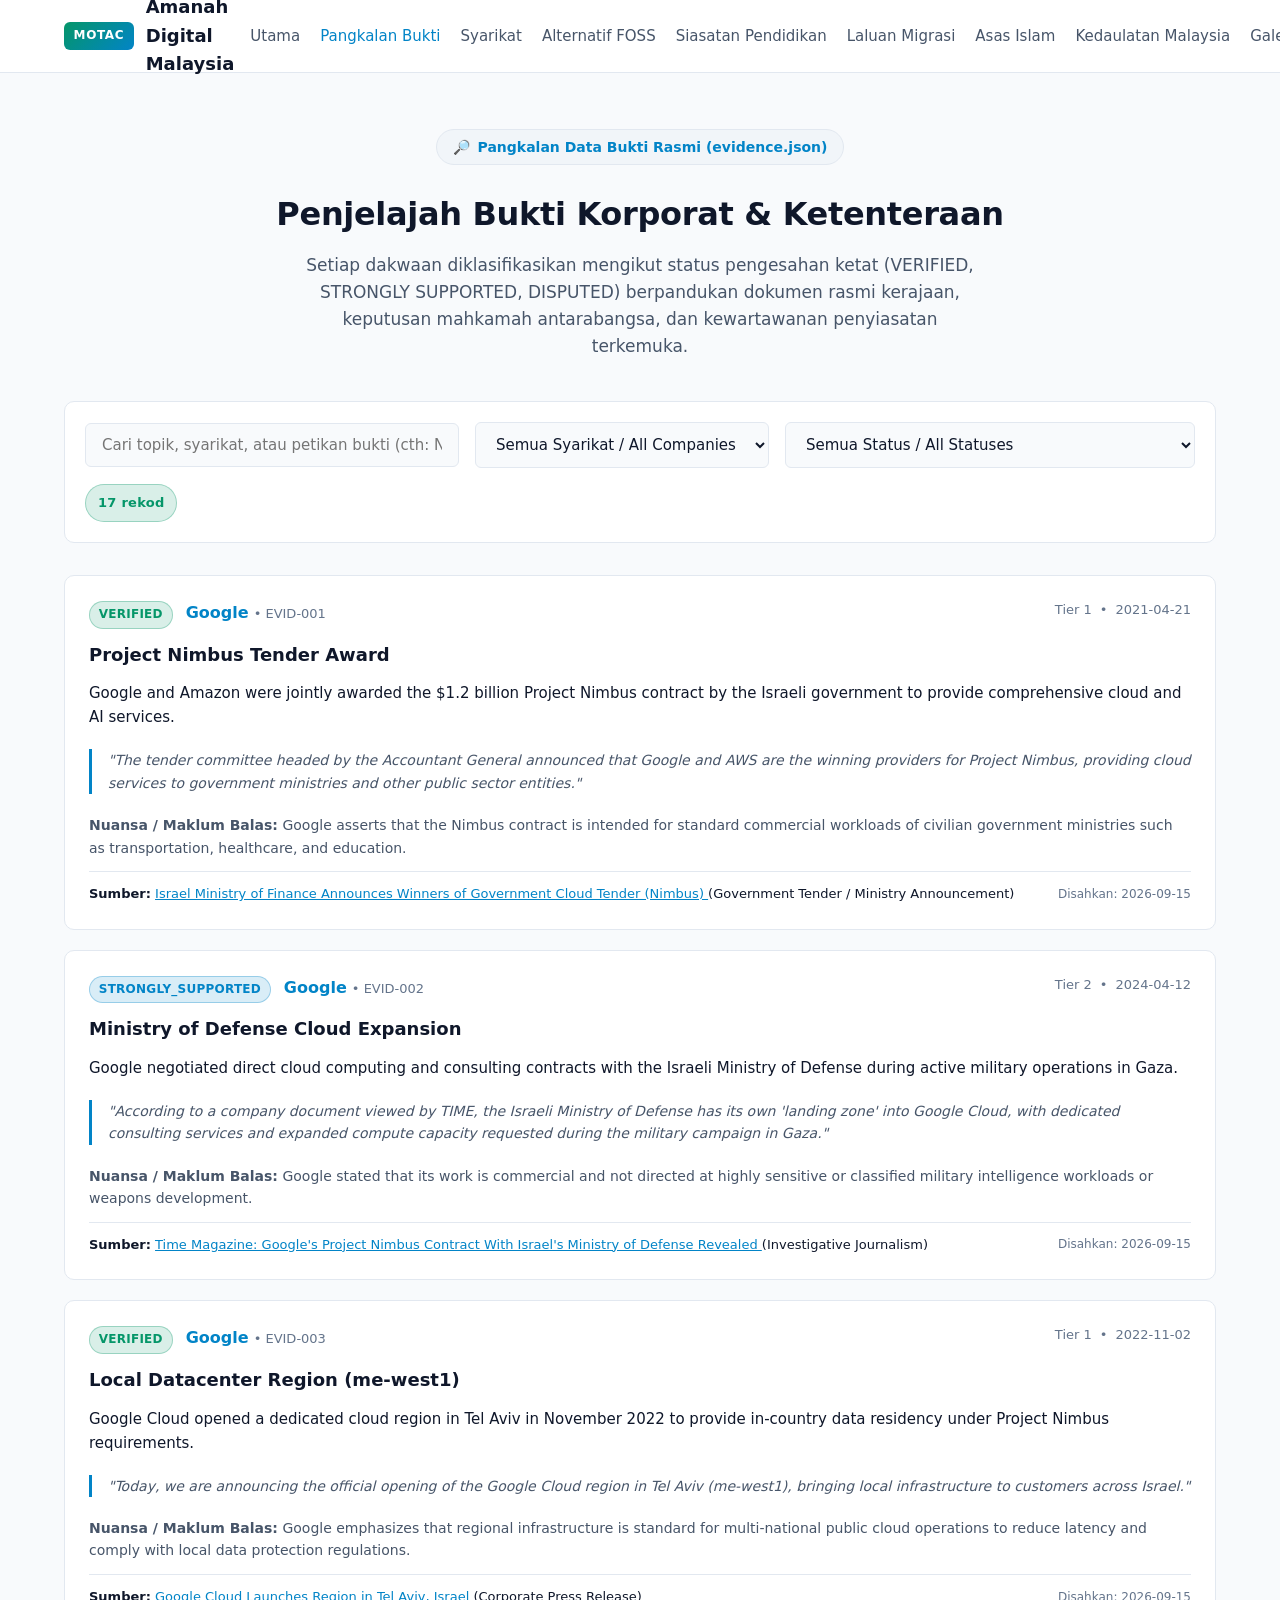
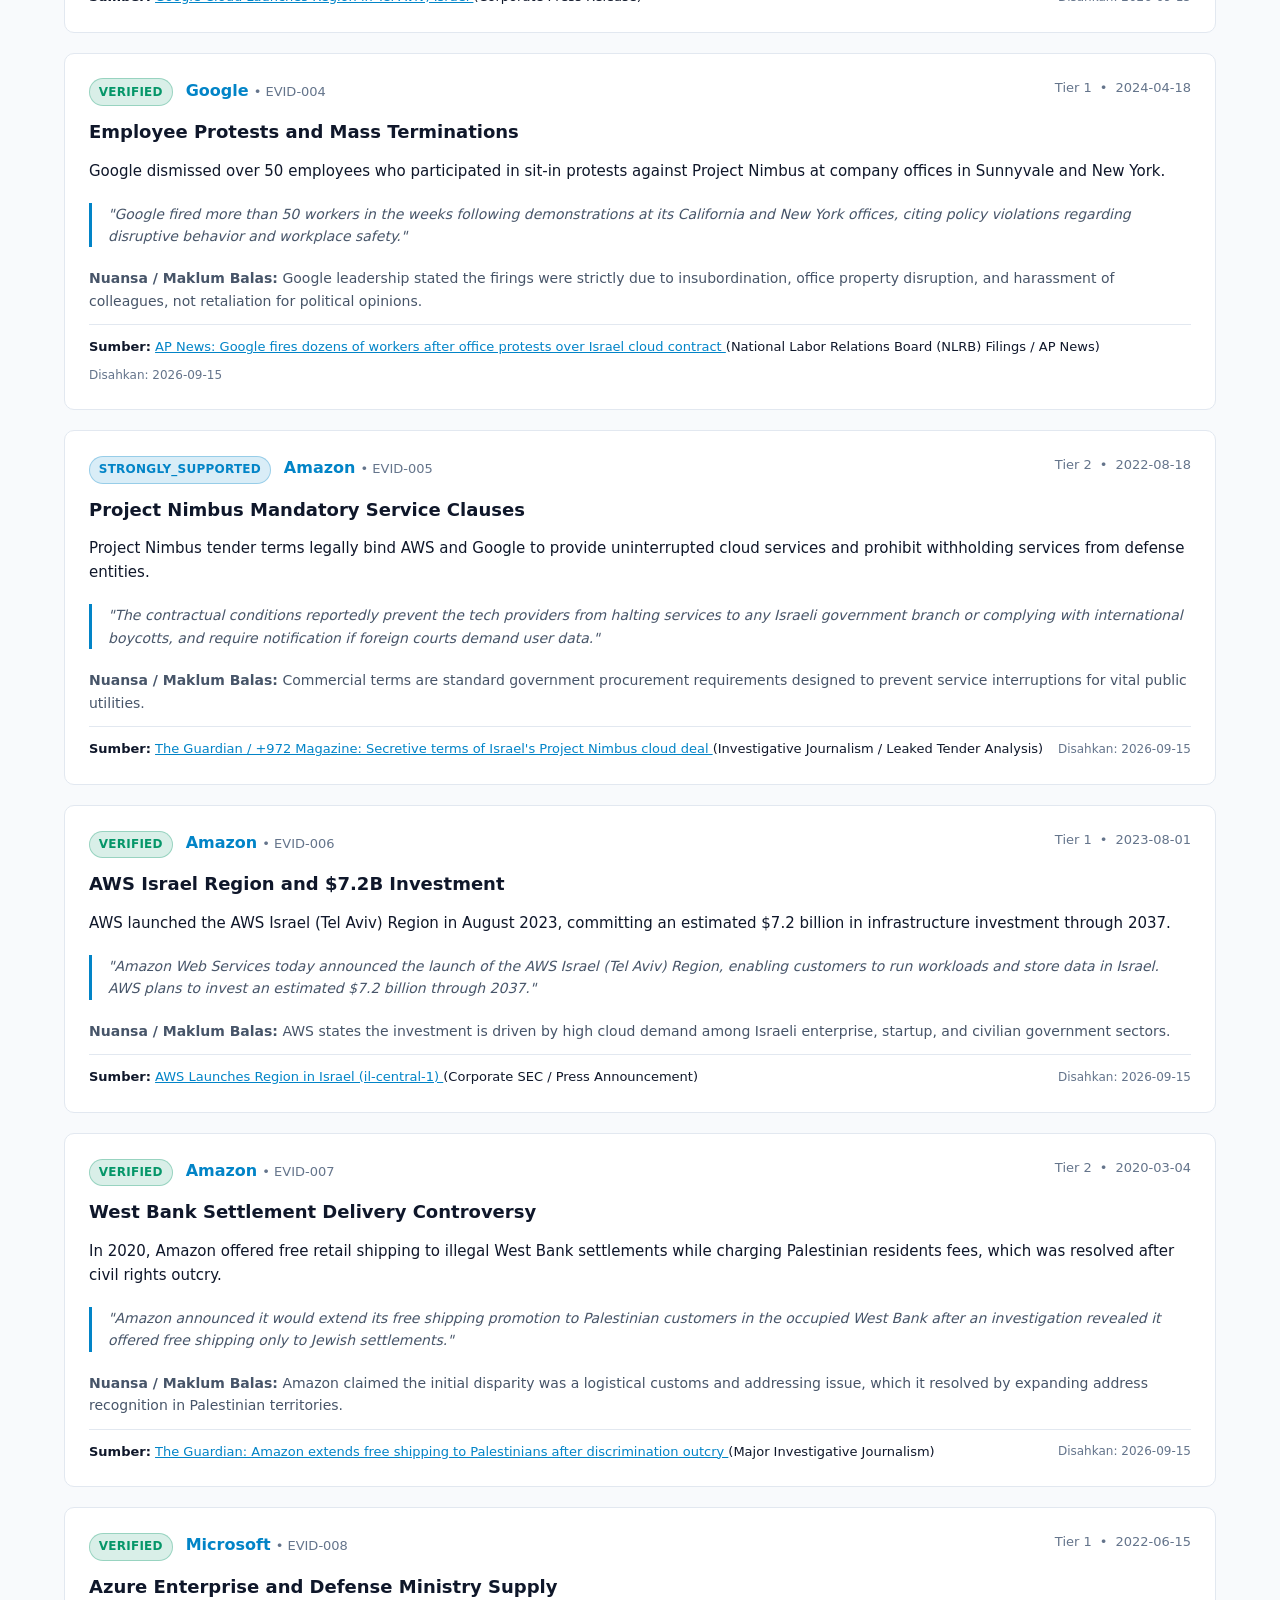
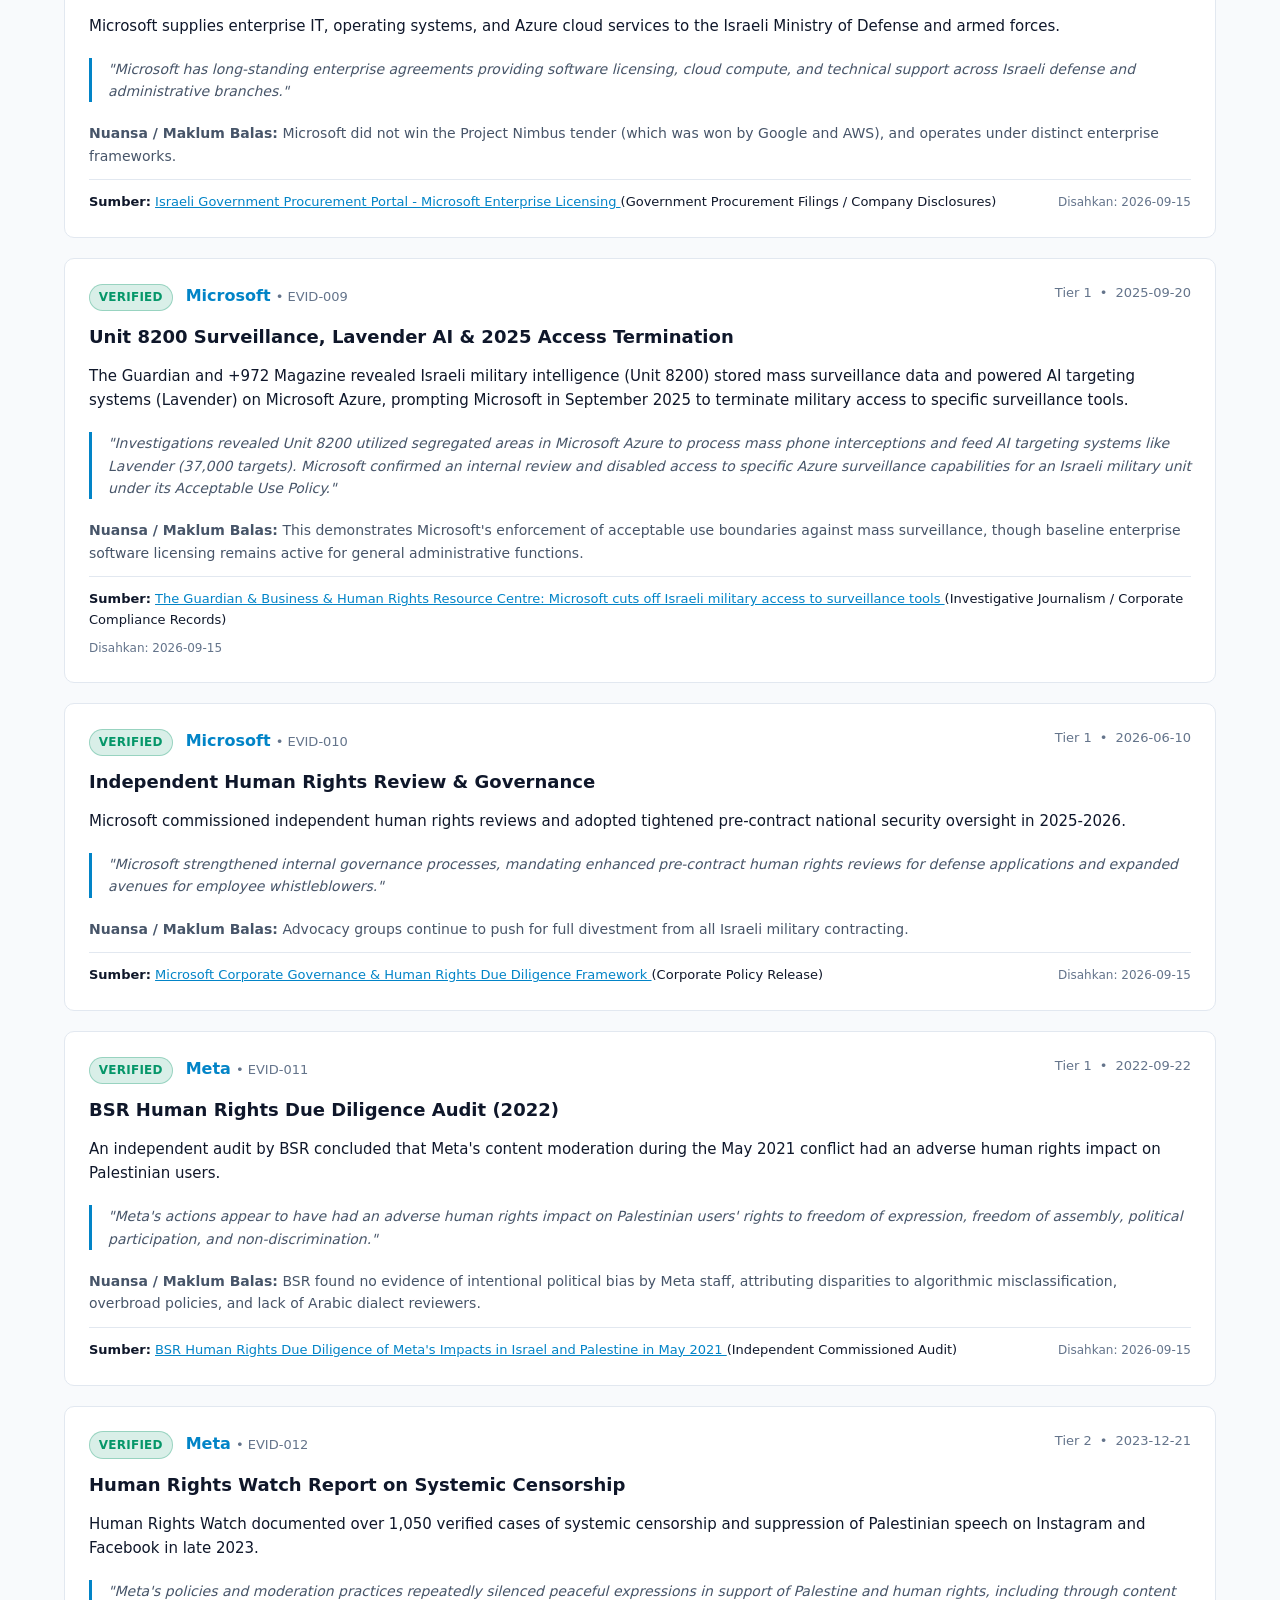
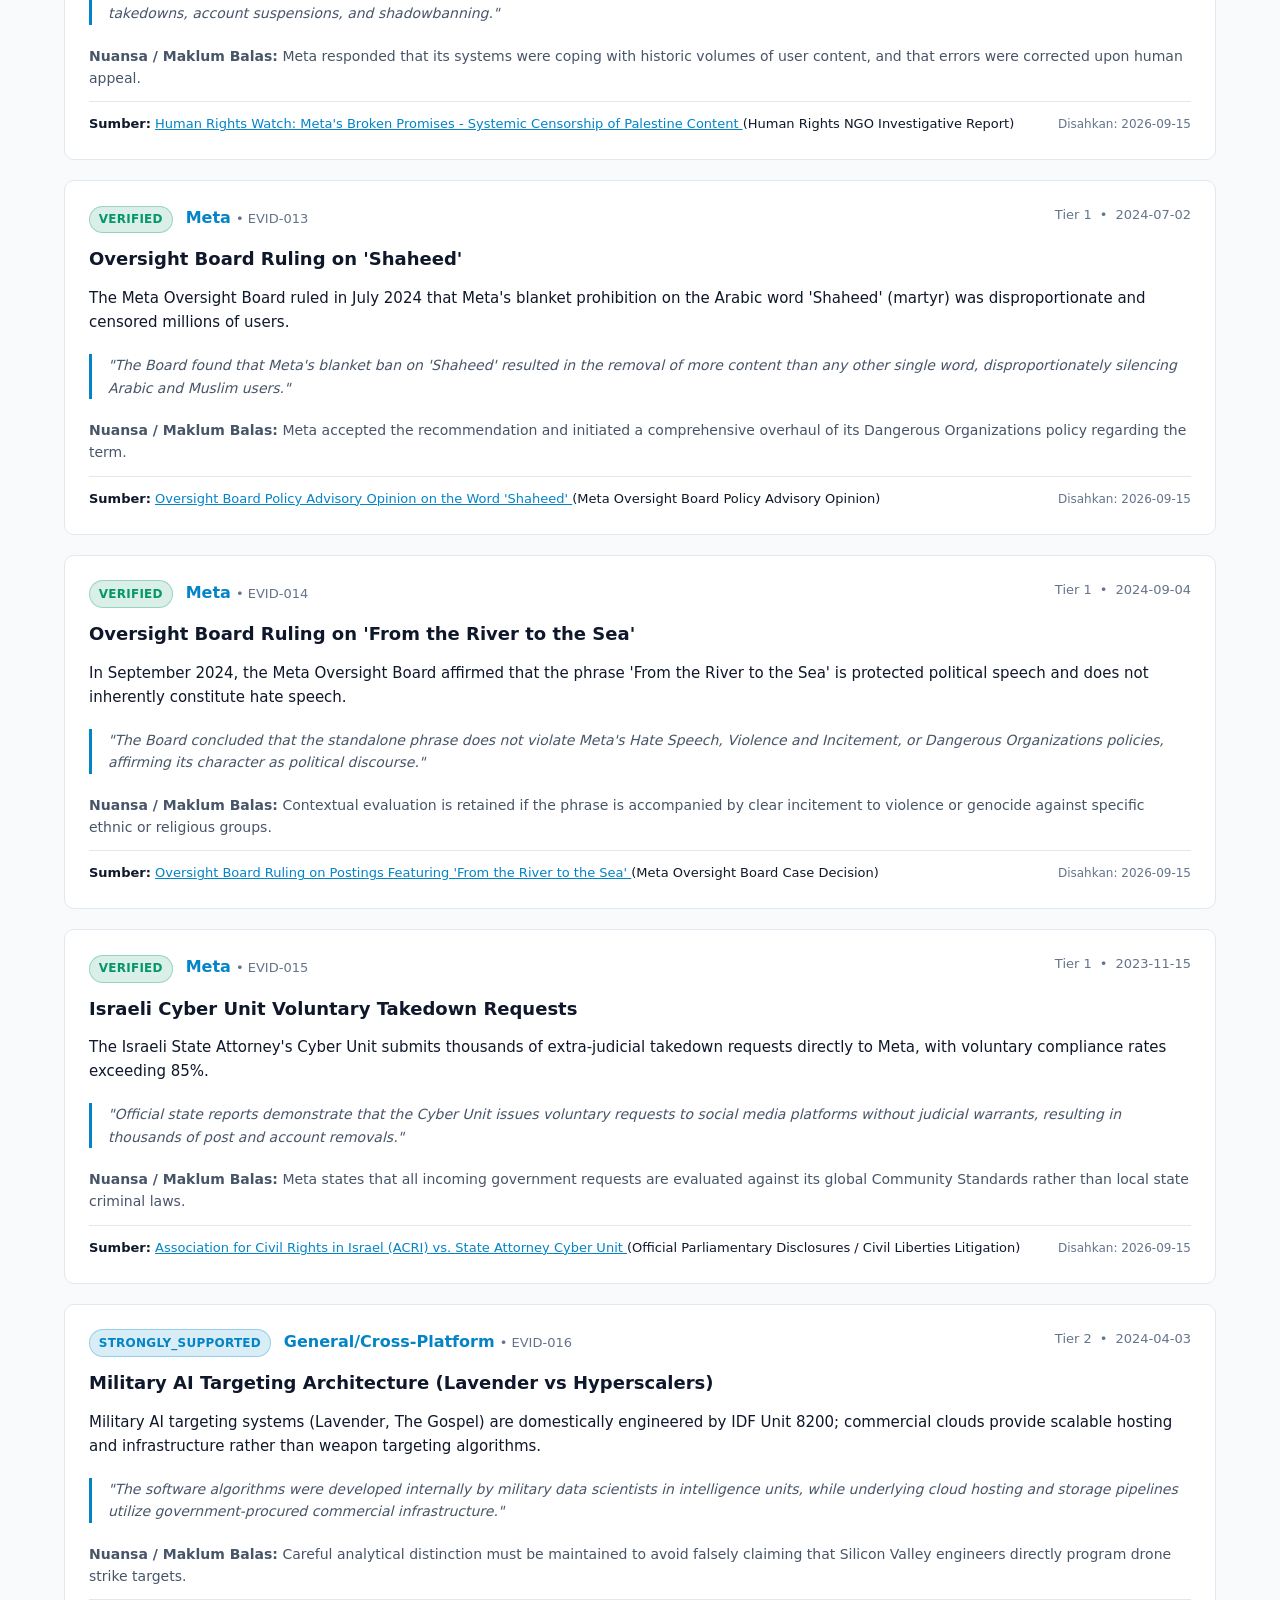
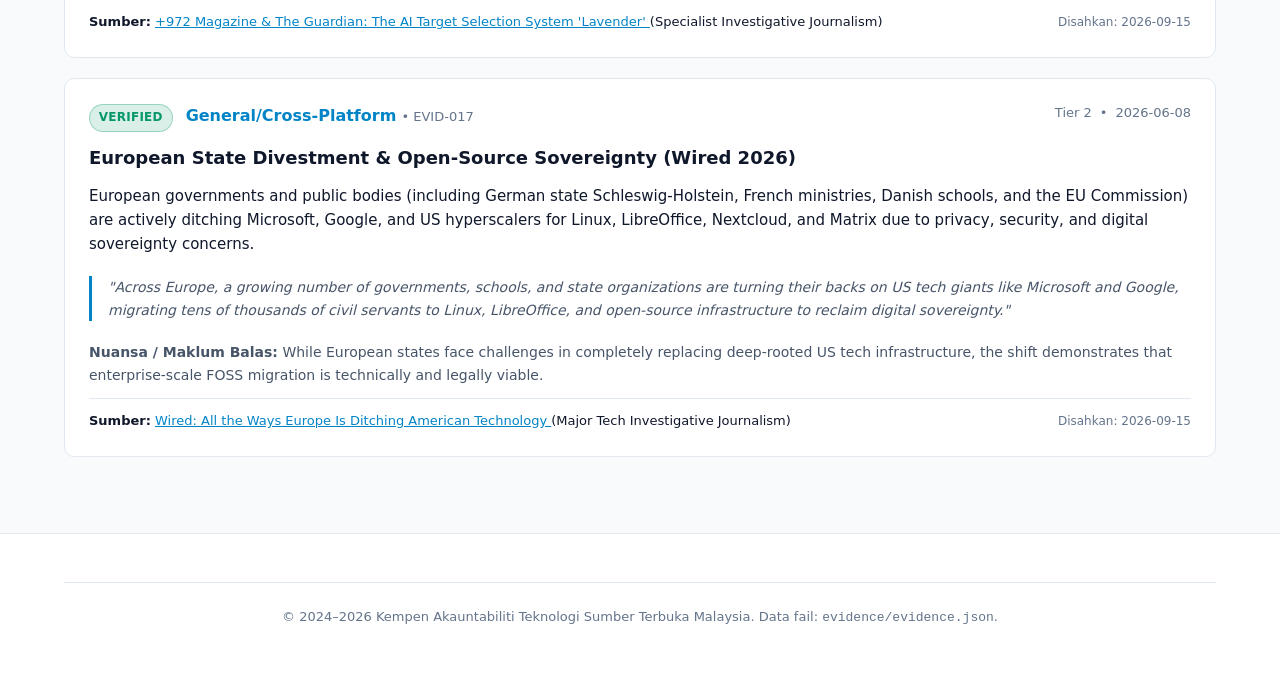
<file: website/evidence.html>
<!DOCTYPE html>
<html lang="ms" data-theme="light">
<head>
  <meta charset="UTF-8">
  <meta name="viewport" content="width=device-width, initial-scale=1.0">
  <title>Pangkalan Data Bukti | Amanah Digital Malaysia</title>
  <meta name="description" content="Pangkalan data bukti berstruktur mendokumenkan kontrak, pembekalan teknologi ketenteraan, dan penapisan ucapan oleh syarikat gergasi teknologi.">
  <link rel="stylesheet" href="styles.css">
</head>
<body>

  <!-- Header Navigation -->
  <header class="site-header">
    <div class="container nav-wrapper">
      <a href="index.html" class="brand-link">
        <span class="brand-badge">MOTAC</span>
        <span>Amanah Digital Malaysia</span>
      </a>
      <nav>
        <ul class="nav-links">
          <li><a href="index.html"><span class="lang-bm">Utama</span><span class="lang-en">Home</span></a></li>
          <li><a href="evidence.html" class="active"><span class="lang-bm">Pangkalan Bukti</span><span class="lang-en">Evidence Base</span></a></li>
          <li><a href="companies.html"><span class="lang-bm">Syarikat</span><span class="lang-en">Companies</span></a></li>
          <li><a href="alternatives.html"><span class="lang-bm">Alternatif FOSS</span><span class="lang-en">FOSS Alternatives</span></a></li>
          <li><a href="education.html"><span class="lang-bm">Siasatan Pendidikan</span><span class="lang-en" style="display: none;">Education Pipeline</span></a></li>
          <li><a href="migrate.html"><span class="lang-bm">Laluan Migrasi</span><span class="lang-en">Migration Guide</span></a></li>
          <li><a href="islam.html"><span class="lang-bm">Asas Islam</span><span class="lang-en">Islamic Ethics</span></a></li>
          <li><a href="malaysia.html"><span class="lang-bm">Kedaulatan Malaysia</span><span class="lang-en">Malaysian Sovereignty</span></a></li>
          <li><a href="media.html"><span class="lang-bm">Galeri Risalah</span><span class="lang-en">Leaflets</span></a></li>
          <li><a href="about.html"><span class="lang-bm">Tentang Kami</span><span class="lang-en">About</span></a></li>
        </ul>
      </nav>
      <div class="nav-actions">
        <button id="lang-toggle" class="btn-icon" aria-label="Tukar Bahasa">🌐 English</button>
        <button id="theme-toggle" class="btn-icon" aria-label="Tukar Tema">🌙 Gelap</button>
      </div>
    </div>
  </header>

  <main class="container section">
    <div class="section-header">
      <div class="hero-pill">
        <span>🔎</span>
        <span class="lang-bm">Pangkalan Data Bukti Rasmi (evidence.json)</span>
        <span class="lang-en">Official Evidence Database (evidence.json)</span>
      </div>
      <h1 class="section-title">
        <span class="lang-bm">Penjelajah Bukti Korporat &amp; Ketenteraan</span>
        <span class="lang-en">Corporate &amp; Military Evidence Explorer</span>
      </h1>
      <p class="section-subtitle">
        <span class="lang-bm">
          Setiap dakwaan diklasifikasikan mengikut status pengesahan ketat (VERIFIED, STRONGLY SUPPORTED, DISPUTED) berpandukan dokumen rasmi kerajaan, keputusan mahkamah antarabangsa, dan kewartawanan penyiasatan terkemuka.
        </span>
        <span class="lang-en">
          Every claim is strictly classified by evidentiary status (VERIFIED, STRONGLY SUPPORTED, DISPUTED) based on official government tenders, international court rulings, and top-tier investigative journalism.
        </span>
      </p>
    </div>

    <!-- Filter & Search Controls -->
    <div class="filter-bar">
      <input type="text" id="evidence-search" class="search-input" placeholder="Cari topik, syarikat, atau petikan bukti (cth: Nimbus, Lavender, BSR)...">
      
      <select id="company-filter" class="filter-select" aria-label="Tapis Syarikat">
        <option value="ALL">Semua Syarikat / All Companies</option>
        <option value="Google">Google / Alphabet</option>
        <option value="Amazon">Amazon / AWS</option>
        <option value="Microsoft">Microsoft</option>
        <option value="Meta">Meta Platforms</option>
        <option value="General/Cross-Platform">Umum / Cross-Platform</option>
      </select>

      <select id="status-filter" class="filter-select" aria-label="Tapis Status Bukti">
        <option value="ALL">Semua Status / All Statuses</option>
        <option value="VERIFIED">Disahkan / VERIFIED (Tier 1)</option>
        <option value="STRONGLY_SUPPORTED">Disokong Kuat / STRONGLY SUPPORTED (Tier 2)</option>
        <option value="DISPUTED">Dipertikaikan / DISPUTED</option>
      </select>

      <span id="evidence-count" class="badge badge-verified" style="padding: 0.5rem 0.75rem; font-size: 0.8125rem;">
        <span class="lang-bm">Memuatkan...</span>
        <span class="lang-en">Loading...</span>
      </span>
    </div>

    <!-- Evidence Container -->
    <div id="evidence-container">
      <div style="text-align: center; padding: 2rem;">
        <p>
          <span class="lang-bm">Memuatkan pangkalan data bukti...</span>
          <span class="lang-en">Loading evidence database...</span>
        </p>
      </div>
    </div>
  </main>

  <!-- Footer -->
  <footer class="site-footer">
    <div class="container">
      <div class="footer-bottom">
        <p>
          <span class="lang-bm">© 2024–2026 Kempen Akauntabiliti Teknologi Sumber Terbuka Malaysia. Data fail: <code>evidence/evidence.json</code>.</span>
          <span class="lang-en">© 2024–2026 Malaysian Open-Source Tech Accountability Campaign. Data file: <code>evidence/evidence.json</code>.</span>
        </p>
      </div>
    </div>
  </footer>

  <script src="app.js"></script>
</body>
</html>
</file>
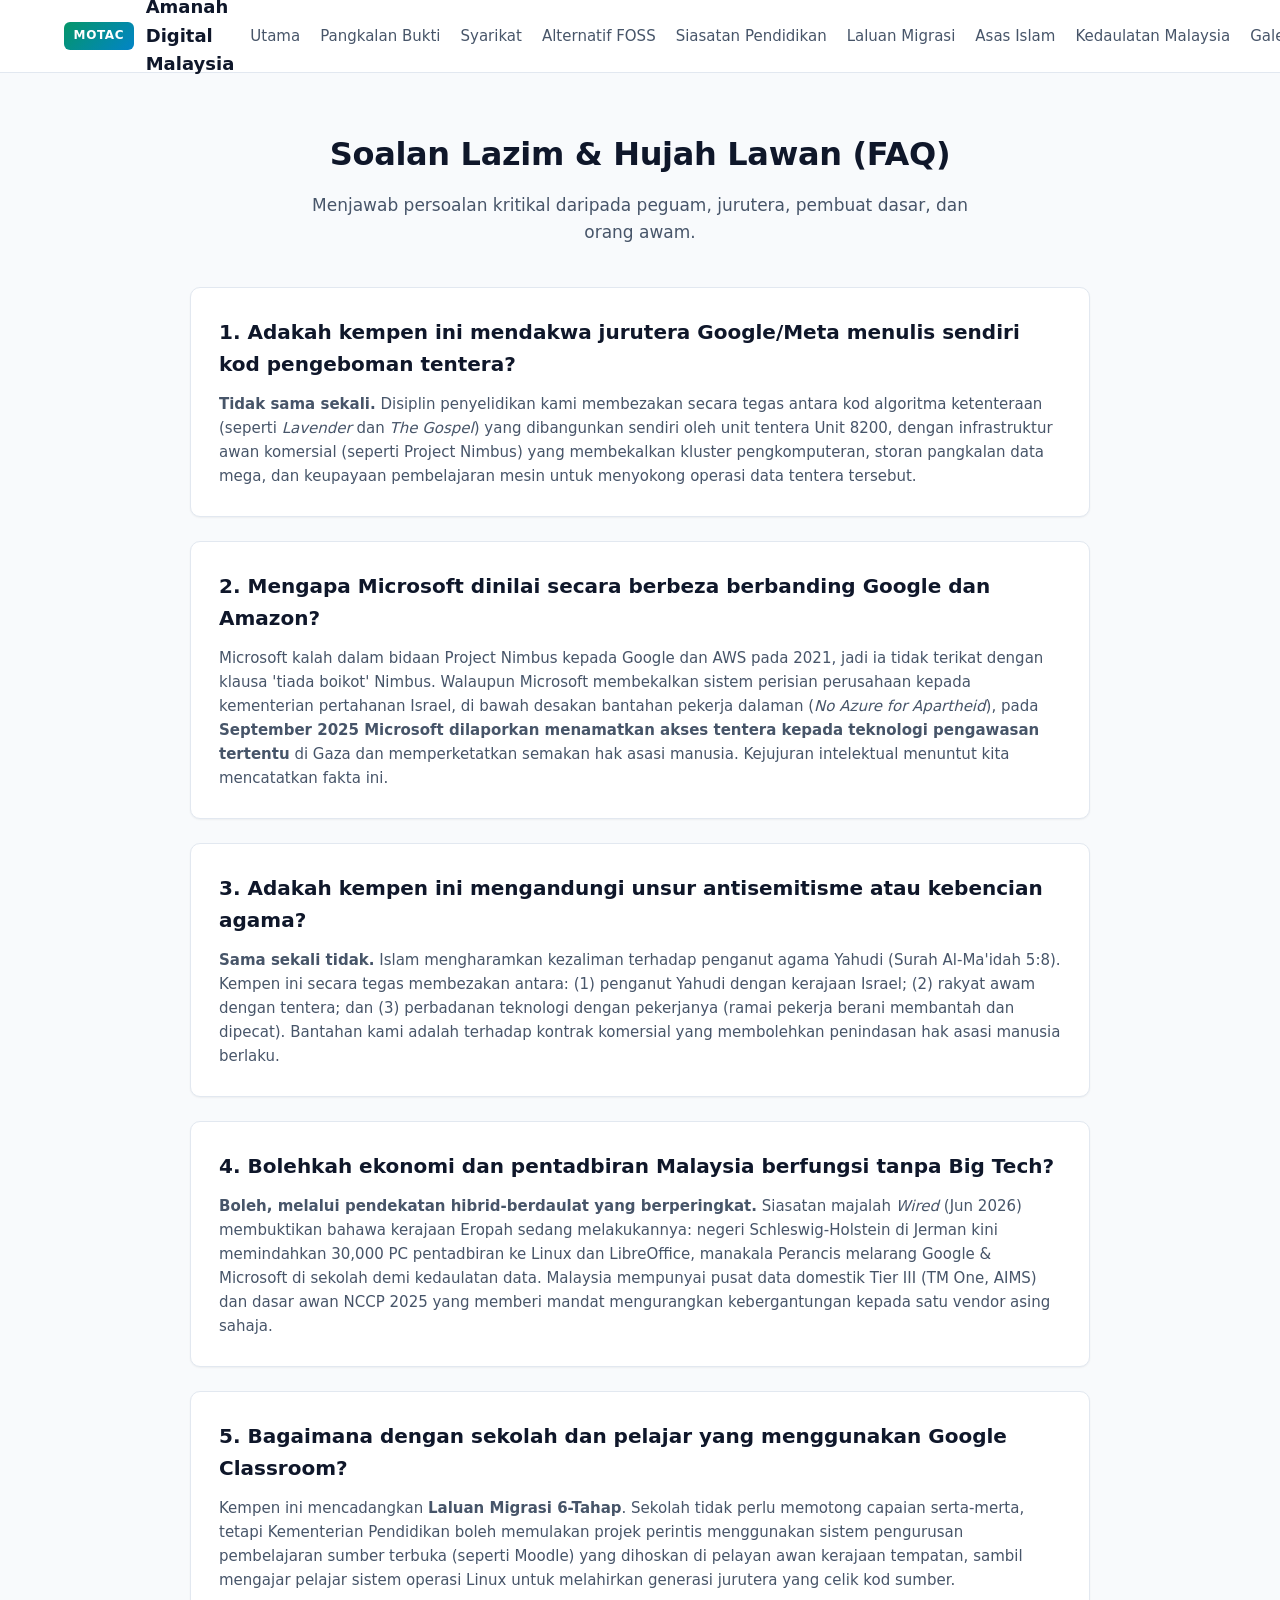
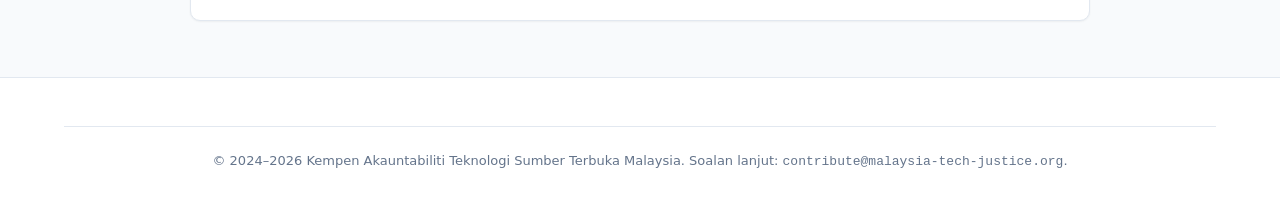
<file: website/faq.html>
<!DOCTYPE html>
<html lang="ms" data-theme="light">
<head>
  <meta charset="UTF-8">
  <meta name="viewport" content="width=device-width, initial-scale=1.0">
  <title>Soalan Lazim &amp; Hujah Lawan (FAQ) | Amanah Digital Malaysia</title>
  <link rel="stylesheet" href="styles.css">
</head>
<body>

  <header class="site-header">
    <div class="container nav-wrapper">
      <a href="index.html" class="brand-link">
        <span class="brand-badge">MOTAC</span>
        <span>Amanah Digital Malaysia</span>
      </a>
      <nav>
        <ul class="nav-links">
          <li><a href="index.html"><span class="lang-bm">Utama</span><span class="lang-en">Home</span></a></li>
          <li><a href="evidence.html"><span class="lang-bm">Pangkalan Bukti</span><span class="lang-en">Evidence Base</span></a></li>
          <li><a href="companies.html"><span class="lang-bm">Syarikat</span><span class="lang-en">Companies</span></a></li>
          <li><a href="alternatives.html"><span class="lang-bm">Alternatif FOSS</span><span class="lang-en">FOSS Alternatives</span></a></li>
          <li><a href="education.html"><span class="lang-bm">Siasatan Pendidikan</span><span class="lang-en" style="display: none;">Education Pipeline</span></a></li>
          <li><a href="migrate.html"><span class="lang-bm">Laluan Migrasi</span><span class="lang-en">Migration Guide</span></a></li>
          <li><a href="islam.html"><span class="lang-bm">Asas Islam</span><span class="lang-en">Islamic Ethics</span></a></li>
          <li><a href="malaysia.html"><span class="lang-bm">Kedaulatan Malaysia</span><span class="lang-en">Malaysian Sovereignty</span></a></li>
          <li><a href="media.html"><span class="lang-bm">Galeri Risalah</span><span class="lang-en">Leaflets</span></a></li>
          <li><a href="about.html"><span class="lang-bm">Tentang Kami</span><span class="lang-en">About</span></a></li>
        </ul>
      </nav>
      <div class="nav-actions">
        <button id="lang-toggle" class="btn-icon" aria-label="Tukar Bahasa">🌐 English</button>
        <button id="theme-toggle" class="btn-icon" aria-label="Tukar Tema">🌙 Gelap</button>
      </div>
    </div>
  </header>

  <main class="container section">
    <div class="section-header">
      <h1 class="section-title">
        <span class="lang-bm">Soalan Lazim &amp; Hujah Lawan (FAQ)</span>
        <span class="lang-en">Frequently Asked Questions &amp; Adversarial Responses</span>
      </h1>
      <p class="section-subtitle">
        <span class="lang-bm">Menjawab persoalan kritikal daripada peguam, jurutera, pembuat dasar, dan orang awam.</span>
        <span class="lang-en">Direct, unevasive answers to critical objections from corporate attorneys, cloud engineers, policymakers, and citizens.</span>
      </p>
    </div>

    <div style="display: flex; flex-direction: column; gap: 1.5rem; max-width: 900px; margin-inline: auto;">

      <div class="card">
        <h3 class="card-title">
          <span class="lang-bm">1. Adakah kempen ini mendakwa jurutera Google/Meta menulis sendiri kod pengeboman tentera?</span>
          <span class="lang-en">1. Does this campaign allege that Google or Meta engineers write military bombing algorithms?</span>
        </h3>
        <p class="card-desc">
          <span class="lang-bm"><strong>Tidak sama sekali.</strong> Disiplin penyelidikan kami membezakan secara tegas antara kod algoritma ketenteraan (seperti <em>Lavender</em> dan <em>The Gospel</em>) yang dibangunkan sendiri oleh unit tentera Unit 8200, dengan infrastruktur awan komersial (seperti Project Nimbus) yang membekalkan kluster pengkomputeran, storan pangkalan data mega, dan keupayaan pembelajaran mesin untuk menyokong operasi data tentera tersebut.</span>
          <span class="lang-en"><strong>Categorically not.</strong> Our evidentiary discipline rigorously differentiates between proprietary military targeting algorithms (such as <em>Lavender</em> and <em>The Gospel</em>, engineered in-house by military Unit 8200) and commercial hyperscaler cloud infrastructure (such as Project Nimbus, which provisions compute instances, object storage, and GPU clusters utilized by defense agencies).</span>
        </p>
      </div>

      <div class="card">
        <h3 class="card-title">
          <span class="lang-bm">2. Mengapa Microsoft dinilai secara berbeza berbanding Google dan Amazon?</span>
          <span class="lang-en">2. Why is Microsoft evaluated differently from Google and Amazon?</span>
        </h3>
        <p class="card-desc">
          <span class="lang-bm">Microsoft kalah dalam bidaan Project Nimbus kepada Google dan AWS pada 2021, jadi ia tidak terikat dengan klausa 'tiada boikot' Nimbus. Walaupun Microsoft membekalkan sistem perisian perusahaan kepada kementerian pertahanan Israel, di bawah desakan bantahan pekerja dalaman (<em>No Azure for Apartheid</em>), pada <strong>September 2025 Microsoft dilaporkan menamatkan akses tentera kepada teknologi pengawasan tertentu</strong> di Gaza dan memperketatkan semakan hak asasi manusia. Kejujuran intelektual menuntut kita mencatatkan fakta ini.</span>
          <span class="lang-en">Microsoft lost the Project Nimbus tender to Google and AWS in 2021, and is therefore not bound by Nimbus's rigid 'no-boycott' clause. While Microsoft provides enterprise licensing and Azure services to defense agencies, facing internal employee resistance (<em>No Azure for Apartheid</em>), in <strong>September 2025 Microsoft terminated military access to specific mass surveillance technologies</strong> in Gaza and the West Bank and instituted external human rights reviews. Intellectual integrity requires documenting this crucial distinction.</span>
        </p>
      </div>

      <div class="card">
        <h3 class="card-title">
          <span class="lang-bm">3. Adakah kempen ini mengandungi unsur antisemitisme atau kebencian agama?</span>
          <span class="lang-en">3. Does this campaign contain antisemitism or religious hatred?</span>
        </h3>
        <p class="card-desc">
          <span class="lang-bm"><strong>Sama sekali tidak.</strong> Islam mengharamkan kezaliman terhadap penganut agama Yahudi (Surah Al-Ma'idah 5:8). Kempen ini secara tegas membezakan antara: (1) penganut Yahudi dengan kerajaan Israel; (2) rakyat awam dengan tentera; dan (3) perbadanan teknologi dengan pekerjanya (ramai pekerja berani membantah dan dipecat). Bantahan kami adalah terhadap kontrak komersial yang membolehkan penindasan hak asasi manusia berlaku.</span>
          <span class="lang-en"><strong>Absolutely not.</strong> Islamic law strictly forbids prejudice or injustice against Jewish people (Surah Al-Ma'idah 5:8). Our campaign maintains unambiguous distinctions between: (1) Jewish people and the Israeli government; (2) civilians and military forces; and (3) corporate entities and individual workers (many of whom courageously protested and were dismissed). Our campaign targets corporate complicity in documented human rights violations.</span>
        </p>
      </div>

      <div class="card">
        <h3 class="card-title">
          <span class="lang-bm">4. Bolehkah ekonomi dan pentadbiran Malaysia berfungsi tanpa Big Tech?</span>
          <span class="lang-en">4. Can Malaysia's economy and administration function without American Big Tech?</span>
        </h3>
        <p class="card-desc">
          <span class="lang-bm"><strong>Boleh, melalui pendekatan hibrid-berdaulat yang berperingkat.</strong> Siasatan majalah <em>Wired</em> (Jun 2026) membuktikan bahawa kerajaan Eropah sedang melakukannya: negeri Schleswig-Holstein di Jerman kini memindahkan 30,000 PC pentadbiran ke Linux dan LibreOffice, manakala Perancis melarang Google &amp; Microsoft di sekolah demi kedaulatan data. Malaysia mempunyai pusat data domestik Tier III (TM One, AIMS) dan dasar awan NCCP 2025 yang memberi mandat mengurangkan kebergantungan kepada satu vendor asing sahaja.</span>
          <span class="lang-en"><strong>Yes, through a progressive, sovereign hybrid approach.</strong> An investigation by <em>Wired</em> (June 2026) proves European administrations are actively doing so: the German state of Schleswig-Holstein is migrating 30,000 workstations to Linux and LibreOffice, while France has banned Google Workspace and MS365 in public schools. Malaysia possesses certified Tier III facilities (TM One, AIMS) and an official National Cloud Computing Policy (NCCP 2025) mandating vendor diversification.</span>
        </p>
      </div>

      <div class="card">
        <h3 class="card-title">
          <span class="lang-bm">5. Bagaimana dengan sekolah dan pelajar yang menggunakan Google Classroom?</span>
          <span class="lang-en">5. What about schools and students currently reliant on Google Classroom?</span>
        </h3>
        <p class="card-desc">
          <span class="lang-bm">Kempen ini mencadangkan <strong>Laluan Migrasi 6-Tahap</strong>. Sekolah tidak perlu memotong capaian serta-merta, tetapi Kementerian Pendidikan boleh memulakan projek perintis menggunakan sistem pengurusan pembelajaran sumber terbuka (seperti Moodle) yang dihoskan di pelayan awan kerajaan tempatan, sambil mengajar pelajar sistem operasi Linux untuk melahirkan generasi jurutera yang celik kod sumber.</span>
          <span class="lang-en">The campaign advocates a phased <strong>6-Level Migration Roadmap</strong>. Schools should not disrupt active semesters overnight, but the Ministry of Education should pilot open-source Learning Management Systems (such as Moodle) on sovereign domestic government clouds, while introducing Linux to foster a generation of engineers fluent in open systems.</span>
        </p>
      </div>

    </div>
  </main>

  <footer class="site-footer">
    <div class="container">
      <div class="footer-bottom">
        <p>
          <span class="lang-bm">© 2024–2026 Kempen Akauntabiliti Teknologi Sumber Terbuka Malaysia. Soalan lanjut: <code>contribute@malaysia-tech-justice.org</code>.</span>
          <span class="lang-en">© 2024–2026 Malaysian Open-Source Tech Accountability Campaign. Inquiries: <code>contribute@malaysia-tech-justice.org</code>.</span>
        </p>
      </div>
    </div>
  </footer>

  <script src="app.js"></script>
</body>
</html>
</file>
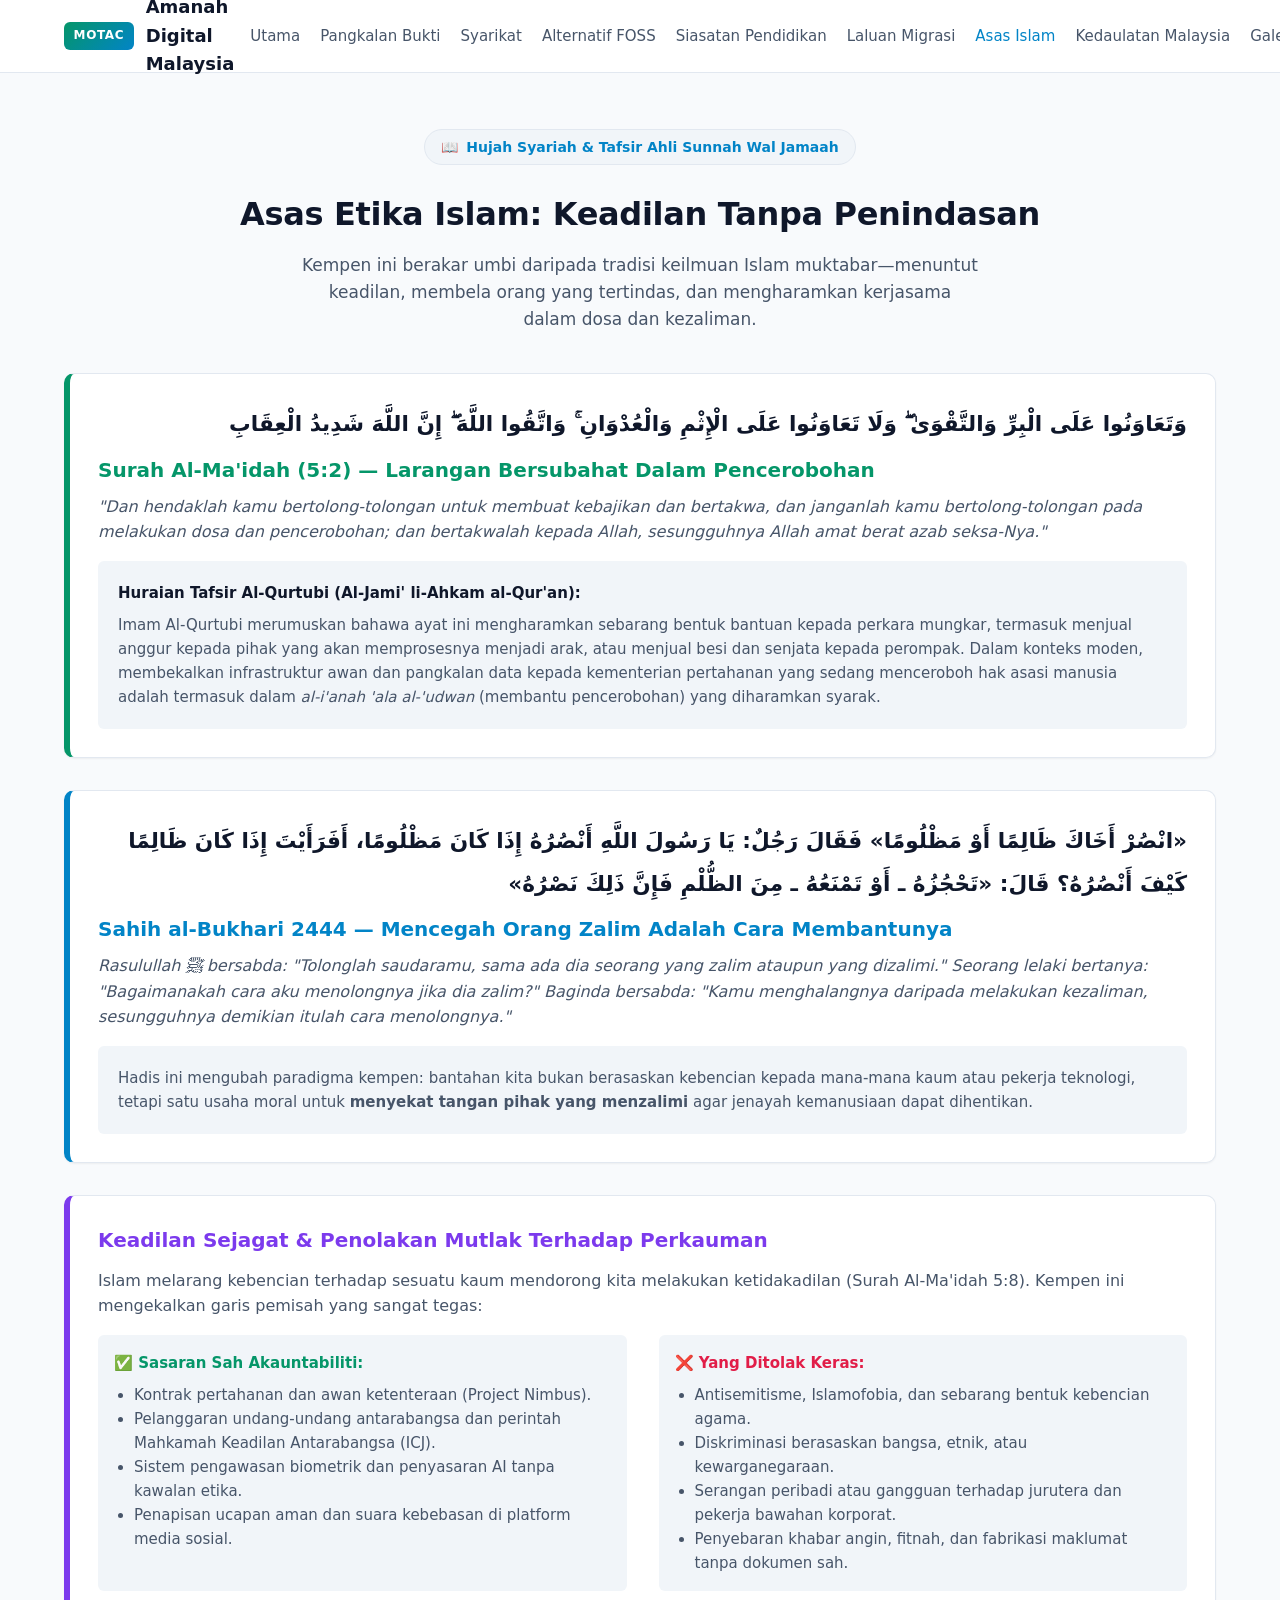
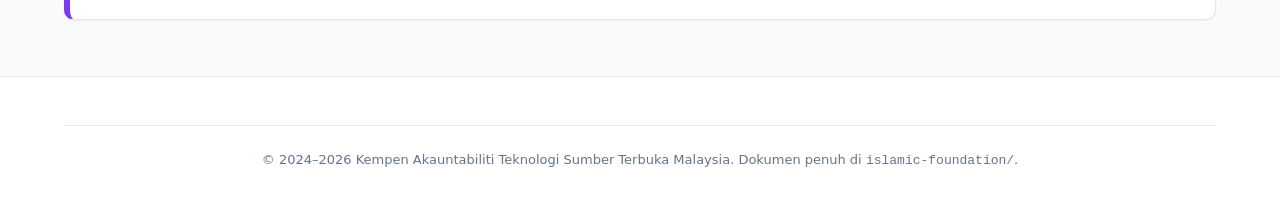
<file: website/islam.html>
<!DOCTYPE html>
<html lang="ms" data-theme="light">
<head>
  <meta charset="UTF-8">
  <meta name="viewport" content="width=device-width, initial-scale=1.0">
  <title>Asas Etika Islam &amp; Syariah | Amanah Digital Malaysia</title>
  <link rel="stylesheet" href="styles.css">
</head>
<body>

  <header class="site-header">
    <div class="container nav-wrapper">
      <a href="index.html" class="brand-link">
        <span class="brand-badge">MOTAC</span>
        <span>Amanah Digital Malaysia</span>
      </a>
      <nav>
        <ul class="nav-links">
          <li><a href="index.html"><span class="lang-bm">Utama</span><span class="lang-en">Home</span></a></li>
          <li><a href="evidence.html"><span class="lang-bm">Pangkalan Bukti</span><span class="lang-en">Evidence Base</span></a></li>
          <li><a href="companies.html"><span class="lang-bm">Syarikat</span><span class="lang-en">Companies</span></a></li>
          <li><a href="alternatives.html"><span class="lang-bm">Alternatif FOSS</span><span class="lang-en">FOSS Alternatives</span></a></li>
          <li><a href="education.html"><span class="lang-bm">Siasatan Pendidikan</span><span class="lang-en" style="display: none;">Education Pipeline</span></a></li>
          <li><a href="migrate.html"><span class="lang-bm">Laluan Migrasi</span><span class="lang-en">Migration Guide</span></a></li>
          <li><a href="islam.html" class="active"><span class="lang-bm">Asas Islam</span><span class="lang-en">Islamic Ethics</span></a></li>
          <li><a href="malaysia.html"><span class="lang-bm">Kedaulatan Malaysia</span><span class="lang-en">Malaysian Sovereignty</span></a></li>
          <li><a href="media.html"><span class="lang-bm">Galeri Risalah</span><span class="lang-en">Leaflets</span></a></li>
          <li><a href="about.html"><span class="lang-bm">Tentang Kami</span><span class="lang-en">About</span></a></li>
        </ul>
      </nav>
      <div class="nav-actions">
        <button id="lang-toggle" class="btn-icon" aria-label="Tukar Bahasa">🌐 English</button>
        <button id="theme-toggle" class="btn-icon" aria-label="Tukar Tema">🌙 Gelap</button>
      </div>
    </div>
  </header>

  <main class="container section">
    <div class="section-header">
      <div class="hero-pill">
        <span>📖</span>
        <span class="lang-bm">Hujah Syariah &amp; Tafsir Ahli Sunnah Wal Jamaah</span>
        <span class="lang-en">Sharia Jurisprudence &amp; Authentic Sunni Exegesis</span>
      </div>
      <h1 class="section-title">
        <span class="lang-bm">Asas Etika Islam: Keadilan Tanpa Penindasan</span>
        <span class="lang-en">Islamic Ethical Foundations: Justice Against Oppression</span>
      </h1>
      <p class="section-subtitle">
        <span class="lang-bm">
          Kempen ini berakar umbi daripada tradisi keilmuan Islam muktabar—menuntut keadilan, membela orang yang tertindas, dan mengharamkan kerjasama dalam dosa dan kezaliman.
        </span>
        <span class="lang-en">
          This campaign is deeply grounded in classical Islamic jurisprudence—demanding justice, defending the oppressed (al-mustad'afin), and strictly prohibiting complicity in sin and aggression.
        </span>
      </p>
    </div>

    <!-- Quran 5:2 -->
    <article class="card" style="margin-bottom: 2rem; border-left: 6px solid var(--accent-emerald);">
      <div class="arabic-text">
        وَتَعَاوَنُوا عَلَى الْبِرِّ وَالتَّقْوَىٰ ۖ وَلَا تَعَاوَنُوا عَلَى الْإِثْمِ وَالْعُدْوَانِ ۚ وَاتَّقُوا اللَّهَ ۖ إِنَّ اللَّهَ شَدِيدُ الْعِقَابِ
      </div>
      <h3 style="font-size: 1.25rem; color: var(--accent-emerald); margin-bottom: 0.5rem;">
        <span class="lang-bm">Surah Al-Ma'idah (5:2) — Larangan Bersubahat Dalam Pencerobohan</span>
        <span class="lang-en">Surah Al-Ma'idah (5:2) — Prohibition of Complicity in Sin &amp; Aggression</span>
      </h3>
      <p style="font-style: italic; margin-bottom: 1rem; color: var(--text-secondary);">
        <span class="lang-bm">"Dan hendaklah kamu bertolong-tolongan untuk membuat kebajikan dan bertakwa, dan janganlah kamu bertolong-tolongan pada melakukan dosa dan pencerobohan; dan bertakwalah kepada Allah, sesungguhnya Allah amat berat azab seksa-Nya."</span>
        <span class="lang-en">"And cooperate in righteousness and piety, but do not cooperate in sin and aggression. And fear Allah; indeed, Allah is severe in penalty."</span>
      </p>
      <div style="background: var(--bg-surface-elevated); padding: 1.25rem; border-radius: var(--radius-sm); font-size: 0.9375rem;">
        <p style="margin-bottom: 0.5rem;">
          <strong class="lang-bm">Huraian Tafsir Al-Qurtubi (Al-Jami' li-Ahkam al-Qur'an):</strong>
          <strong class="lang-en">Exegesis by Imam Al-Qurtubi (Al-Jami' li-Ahkam al-Qur'an):</strong>
        </p>
        <p style="color: var(--text-secondary);">
          <span class="lang-bm">Imam Al-Qurtubi merumuskan bahawa ayat ini mengharamkan sebarang bentuk bantuan kepada perkara mungkar, termasuk menjual anggur kepada pihak yang akan memprosesnya menjadi arak, atau menjual besi dan senjata kepada perompak. Dalam konteks moden, membekalkan infrastruktur awan dan pangkalan data kepada kementerian pertahanan yang sedang menceroboh hak asasi manusia adalah termasuk dalam <em>al-i'anah 'ala al-'udwan</em> (membantu pencerobohan) yang diharamkan syarak.</span>
          <span class="lang-en">Imam Al-Qurtubi established that this verse categorically forbids facilitating wrongdoing in any commercial transaction—such as selling grapes to a winemaker or forging iron weapons for bandits. In contemporary terms, providing enterprise cloud compute and AI targeting pipelines to defense organs violating international human rights falls squarely under <em>al-i'anah 'ala al-'udwan</em> (material assistance to aggression), which is strictly unlawful (haram).</span>
        </p>
      </div>
    </article>

    <!-- Bukhari 2444 -->
    <article class="card" style="margin-bottom: 2rem; border-left: 6px solid var(--accent-primary);">
      <div class="arabic-text">
        «انْصُرْ أَخَاكَ ظَالِمًا أَوْ مَظْلُومًا» فَقَالَ رَجُلٌ: يَا رَسُولَ اللَّهِ أَنْصُرُهُ إِذَا كَانَ مَظْلُومًا، أَفَرَأَيْتَ إِذَا كَانَ ظَالِمًا كَيْفَ أَنْصُرُهُ؟ قَالَ: «تَحْجُزُهُ ـ أَوْ تَمْنَعُهُ ـ مِنَ الظُّلْمِ فَإِنَّ ذَلِكَ نَصْرُهُ»
      </div>
      <h3 style="font-size: 1.25rem; color: var(--accent-primary); margin-bottom: 0.5rem;">
        <span class="lang-bm">Sahih al-Bukhari 2444 — Mencegah Orang Zalim Adalah Cara Membantunya</span>
        <span class="lang-en">Sahih al-Bukhari 2444 — Restraining the Oppressor is How You Help Him</span>
      </h3>
      <p style="font-style: italic; margin-bottom: 1rem; color: var(--text-secondary);">
        <span class="lang-bm">Rasulullah ﷺ bersabda: "Tolonglah saudaramu, sama ada dia seorang yang zalim ataupun yang dizalimi." Seorang lelaki bertanya: "Bagaimanakah cara aku menolongnya jika dia zalim?" Baginda bersabda: "Kamu menghalangnya daripada melakukan kezaliman, sesungguhnya demikian itulah cara menolongnya."</span>
        <span class="lang-en">The Messenger of Allah ﷺ said: "Help your brother whether he is an oppressor or is being oppressed." A man asked: "O Messenger of Allah, I help him when he is oppressed, but how can I help him when he is an oppressor?" The Prophet ﷺ replied: "By restraining him—or preventing him—from committing oppression, for that is indeed helping him."</span>
      </p>
      <div style="background: var(--bg-surface-elevated); padding: 1.25rem; border-radius: var(--radius-sm); font-size: 0.9375rem;">
        <p style="color: var(--text-secondary);">
          <span class="lang-bm">Hadis ini mengubah paradigma kempen: bantahan kita bukan berasaskan kebencian kepada mana-mana kaum atau pekerja teknologi, tetapi satu usaha moral untuk <strong>menyekat tangan pihak yang menzalimi</strong> agar jenayah kemanusiaan dapat dihentikan.</span>
          <span class="lang-en">This prophetic decree reframes tech accountability: our boycott is never motivated by animus toward any ethnic community or individual tech worker, but stands as a moral duty to <strong>restrain the apparatus of oppression</strong> and halt violations of human life and dignity.</span>
        </p>
      </div>
    </article>

    <!-- Universality & Anti-Racism -->
    <article class="card" style="border-left: 6px solid var(--accent-purple);">
      <h3 style="font-size: 1.25rem; color: var(--accent-purple); margin-bottom: 0.75rem;">
        <span class="lang-bm">Keadilan Sejagat &amp; Penolakan Mutlak Terhadap Perkauman</span>
        <span class="lang-en">Universal Justice &amp; Absolute Rejection of Antisemitism and Racism</span>
      </h3>
      <p style="color: var(--text-secondary); margin-bottom: 1rem;">
        <span class="lang-bm">Islam melarang kebencian terhadap sesuatu kaum mendorong kita melakukan ketidakadilan (Surah Al-Ma'idah 5:8). Kempen ini mengekalkan garis pemisah yang sangat tegas:</span>
        <span class="lang-en">Islam explicitly commands that hatred of a people must never cause deviation from justice (Surah Al-Ma'idah 5:8). Our campaign maintains strict, non-negotiable boundaries:</span>
      </p>
      <div class="grid-2" style="font-size: 0.9375rem;">
        <div style="background: var(--bg-surface-elevated); padding: 1rem; border-radius: var(--radius-sm);">
          <strong style="color: var(--accent-emerald);">
            <span class="lang-bm">✅ Sasaran Sah Akauntabiliti:</span>
            <span class="lang-en">✅ Legitimate Targets of Accountability:</span>
          </strong>
          <ul style="padding-left: 1.25rem; margin-top: 0.5rem; color: var(--text-secondary);">
            <li>
              <span class="lang-bm">Kontrak pertahanan dan awan ketenteraan (Project Nimbus).</span>
              <span class="lang-en">Military and defense cloud contracts (e.g. Project Nimbus).</span>
            </li>
            <li>
              <span class="lang-bm">Pelanggaran undang-undang antarabangsa dan perintah Mahkamah Keadilan Antarabangsa (ICJ).</span>
              <span class="lang-en">Violations of international humanitarian law and ICJ provisional measures.</span>
            </li>
            <li>
              <span class="lang-bm">Sistem pengawasan biometrik dan penyasaran AI tanpa kawalan etika.</span>
              <span class="lang-en">Unchecked mass biometric surveillance and military AI targeting pipelines.</span>
            </li>
            <li>
              <span class="lang-bm">Penapisan ucapan aman dan suara kebebasan di platform media sosial.</span>
              <span class="lang-en">Systemic platform censorship suppressing peaceful speech and documenting atrocities.</span>
            </li>
          </ul>
        </div>
        <div style="background: var(--bg-surface-elevated); padding: 1rem; border-radius: var(--radius-sm);">
          <strong style="color: var(--accent-rose);">
            <span class="lang-bm">❌ Yang Ditolak Keras:</span>
            <span class="lang-en">❌ Strictly Prohibited &amp; Condemned:</span>
          </strong>
          <ul style="padding-left: 1.25rem; margin-top: 0.5rem; color: var(--text-secondary);">
            <li>
              <span class="lang-bm">Antisemitisme, Islamofobia, dan sebarang bentuk kebencian agama.</span>
              <span class="lang-en">Antisemitism, Islamophobia, and all forms of religious animus.</span>
            </li>
            <li>
              <span class="lang-bm">Diskriminasi berasaskan bangsa, etnik, atau kewarganegaraan.</span>
              <span class="lang-en">Discrimination based on race, ethnicity, or nationality.</span>
            </li>
            <li>
              <span class="lang-bm">Serangan peribadi atau gangguan terhadap jurutera dan pekerja bawahan korporat.</span>
              <span class="lang-en">Personal harassment of individual tech engineers or frontline corporate workers.</span>
            </li>
            <li>
              <span class="lang-bm">Penyebaran khabar angin, fitnah, dan fabrikasi maklumat tanpa dokumen sah.</span>
              <span class="lang-en">Spreading unverified rumors, conspiracy theories, or manufactured certainty.</span>
            </li>
          </ul>
        </div>
      </div>
    </article>
  </main>

  <footer class="site-footer">
    <div class="container">
      <div class="footer-bottom">
        <p>
          <span class="lang-bm">© 2024–2026 Kempen Akauntabiliti Teknologi Sumber Terbuka Malaysia. Dokumen penuh di <code>islamic-foundation/</code>.</span>
          <span class="lang-en">© 2024–2026 Malaysian Open-Source Tech Accountability Campaign. Full documents in <code>islamic-foundation/</code>.</span>
        </p>
      </div>
    </div>
  </footer>

  <script src="app.js"></script>
</body>
</html>
</file>
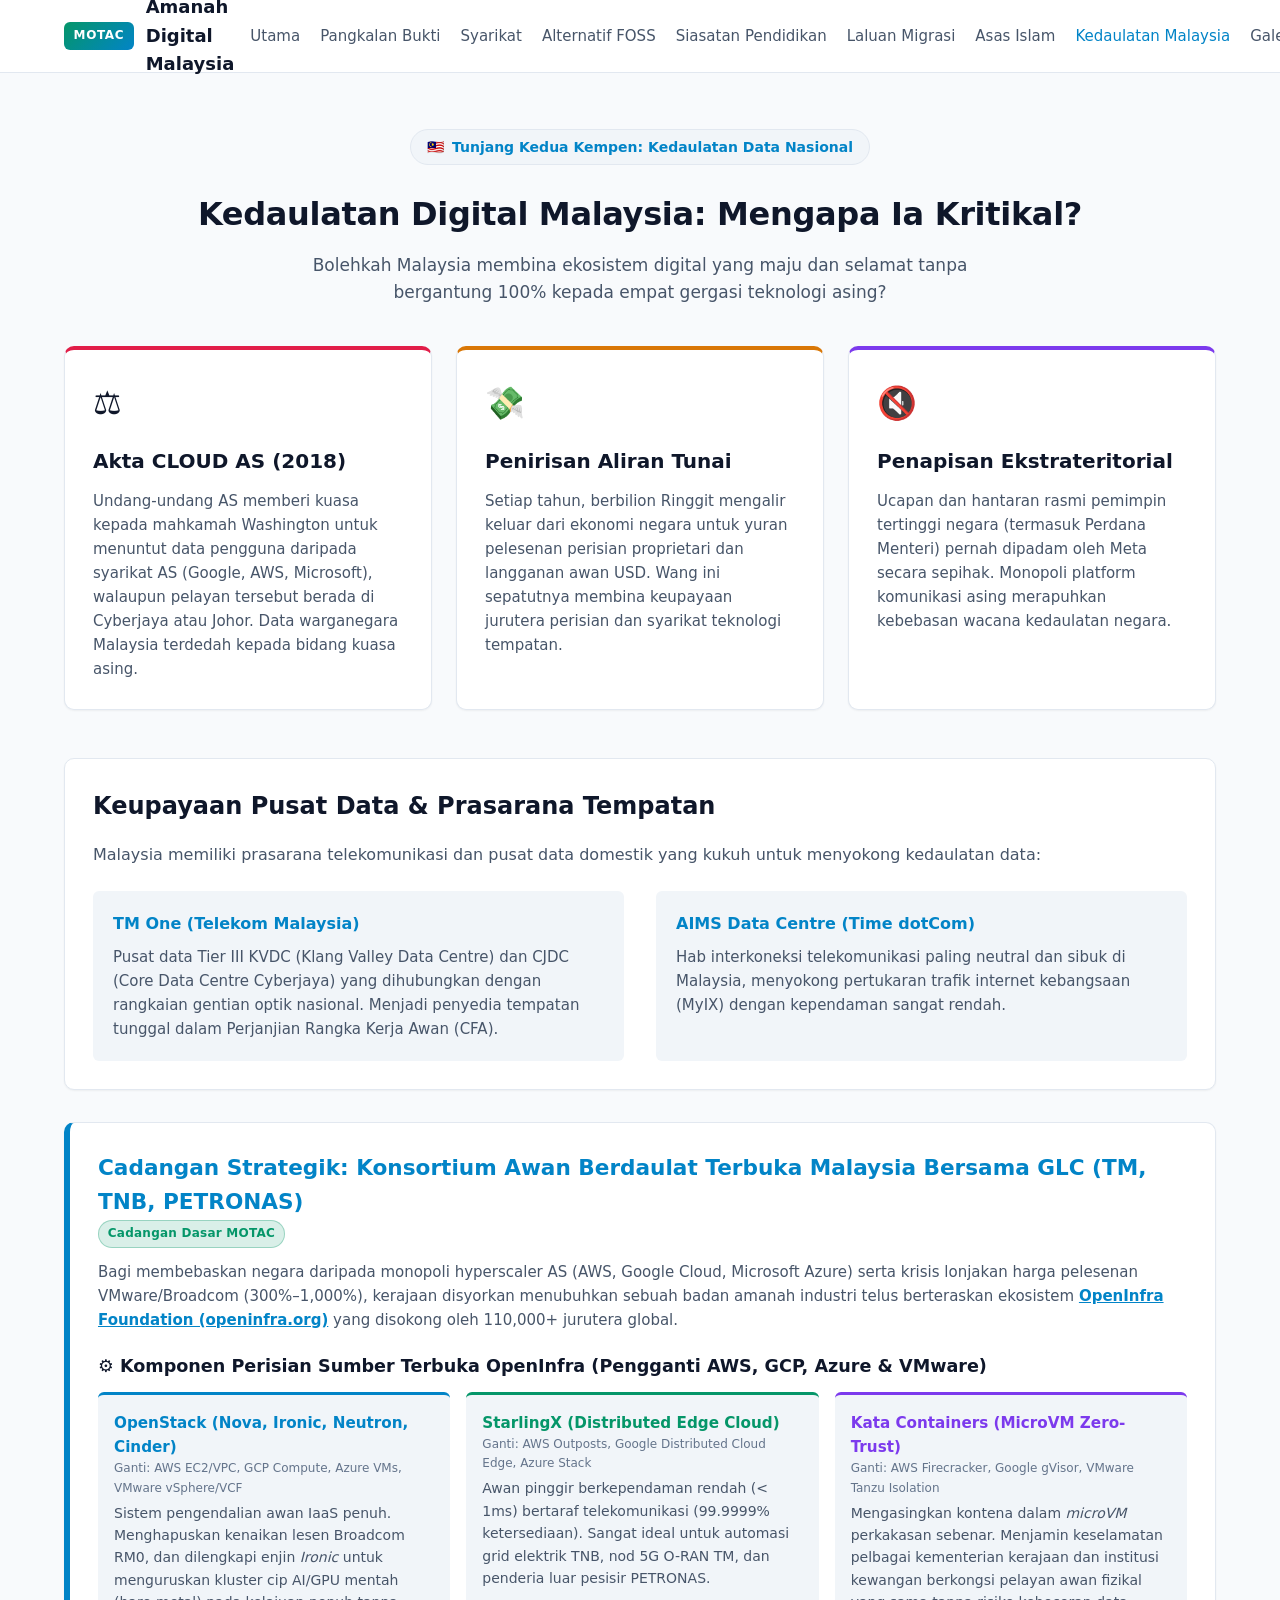
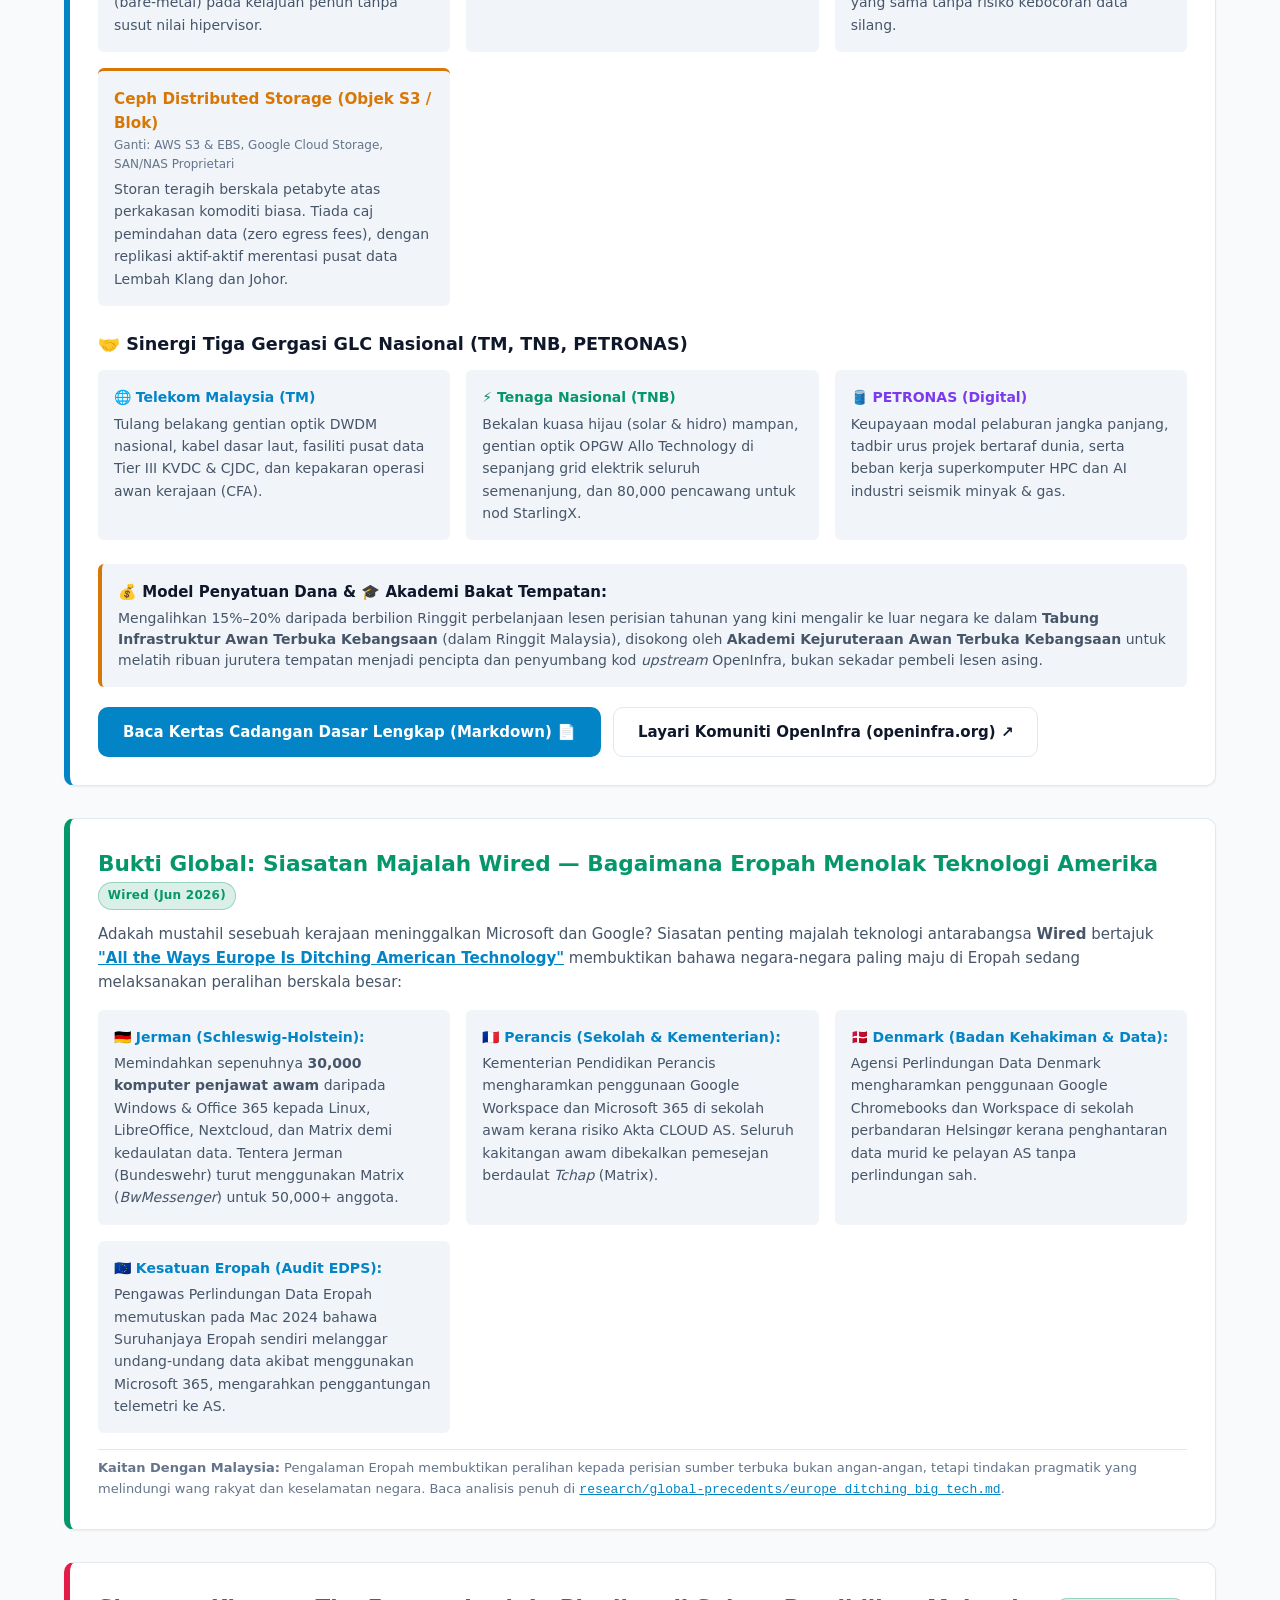
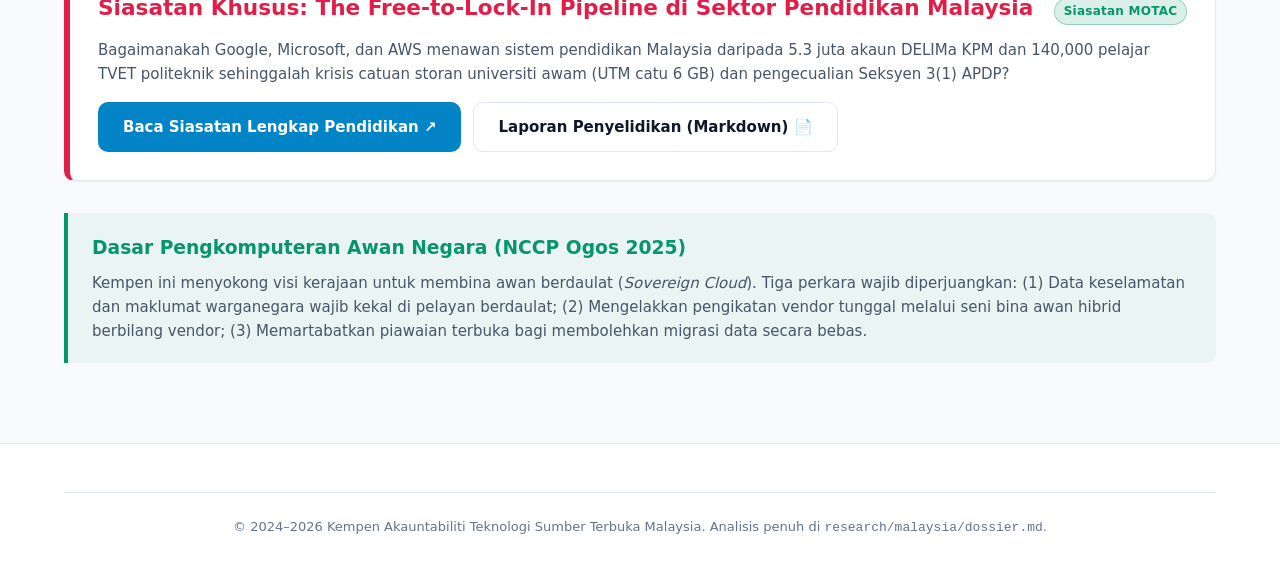
<file: website/malaysia.html>
<!DOCTYPE html>
<html lang="ms" data-theme="light">
<head>
  <meta charset="UTF-8">
  <meta name="viewport" content="width=device-width, initial-scale=1.0">
  <title>Kedaulatan Digital Malaysia | Amanah Digital Malaysia</title>
  <link rel="stylesheet" href="styles.css">
</head>
<body>

  <header class="site-header">
    <div class="container nav-wrapper">
      <a href="index.html" class="brand-link">
        <span class="brand-badge">MOTAC</span>
        <span>Amanah Digital Malaysia</span>
      </a>
      <nav>
        <ul class="nav-links">
          <li><a href="index.html"><span class="lang-bm">Utama</span><span class="lang-en">Home</span></a></li>
          <li><a href="evidence.html"><span class="lang-bm">Pangkalan Bukti</span><span class="lang-en">Evidence Base</span></a></li>
          <li><a href="companies.html"><span class="lang-bm">Syarikat</span><span class="lang-en">Companies</span></a></li>
          <li><a href="alternatives.html"><span class="lang-bm">Alternatif FOSS</span><span class="lang-en">FOSS Alternatives</span></a></li>
          <li><a href="education.html"><span class="lang-bm">Siasatan Pendidikan</span><span class="lang-en" style="display: none;">Education Pipeline</span></a></li>
          <li><a href="migrate.html"><span class="lang-bm">Laluan Migrasi</span><span class="lang-en">Migration Guide</span></a></li>
          <li><a href="islam.html"><span class="lang-bm">Asas Islam</span><span class="lang-en">Islamic Ethics</span></a></li>
          <li><a href="malaysia.html" class="active"><span class="lang-bm">Kedaulatan Malaysia</span><span class="lang-en">Malaysian Sovereignty</span></a></li>
          <li><a href="media.html"><span class="lang-bm">Galeri Risalah</span><span class="lang-en">Leaflets</span></a></li>
          <li><a href="about.html"><span class="lang-bm">Tentang Kami</span><span class="lang-en">About</span></a></li>
        </ul>
      </nav>
      <div class="nav-actions">
        <button id="lang-toggle" class="btn-icon" aria-label="Tukar Bahasa">🌐 English</button>
        <button id="theme-toggle" class="btn-icon" aria-label="Tukar Tema">🌙 Gelap</button>
      </div>
    </div>
  </header>

  <main class="container section">
    <div class="section-header">
      <div class="hero-pill">
        <span>🇲🇾</span>
        <span class="lang-bm">Tunjang Kedua Kempen: Kedaulatan Data Nasional</span>
        <span class="lang-en">Second Pillar: National Data Sovereignty</span>
      </div>
      <h1 class="section-title">
        <span class="lang-bm">Kedaulatan Digital Malaysia: Mengapa Ia Kritikal?</span>
        <span class="lang-en">Malaysian Digital Sovereignty: Why It Matters</span>
      </h1>
      <p class="section-subtitle">
        <span class="lang-bm">
          Bolehkah Malaysia membina ekosistem digital yang maju dan selamat tanpa bergantung 100% kepada empat gergasi teknologi asing?
        </span>
        <span class="lang-en">
          Can Malaysia foster a resilient digital economy without total dependency on four foreign tech monopolies?
        </span>
      </p>
    </div>

    <!-- 3 Core Threats -->
    <div class="grid-3" style="margin-bottom: 3rem;">
      <div class="card" style="border-top: 4px solid var(--accent-rose);">
        <div class="card-icon">⚖️</div>
        <h3 class="card-title">
          <span class="lang-bm">Akta CLOUD AS (2018)</span>
          <span class="lang-en">US CLOUD Act (2018)</span>
        </h3>
        <p class="card-desc">
          <span class="lang-bm">Undang-undang AS memberi kuasa kepada mahkamah Washington untuk menuntut data pengguna daripada syarikat AS (Google, AWS, Microsoft), walaupun pelayan tersebut berada di Cyberjaya atau Johor. Data warganegara Malaysia terdedah kepada bidang kuasa asing.</span>
          <span class="lang-en">US law empowers Washington courts to compel US companies (Google, AWS, Microsoft) to produce data regardless of whether servers reside in Cyberjaya or Johor. Malaysian citizens' data remains subject to extraterritorial warrants.</span>
        </p>
      </div>

      <div class="card" style="border-top: 4px solid var(--accent-amber);">
        <div class="card-icon">💸</div>
        <h3 class="card-title">
          <span class="lang-bm">Penirisan Aliran Tunai</span>
          <span class="lang-en">Outflow of Capital</span>
        </h3>
        <p class="card-desc">
          <span class="lang-bm">Setiap tahun, berbilion Ringgit mengalir keluar dari ekonomi negara untuk yuran pelesenan perisian proprietari dan langganan awan USD. Wang ini sepatutnya membina keupayaan jurutera perisian dan syarikat teknologi tempatan.</span>
          <span class="lang-en">Billions of Ringgit leak out of the national economy every year in recurring USD subscriptions and proprietary software licensing fees. These public funds should instead build local engineering capacity and homegrown tech firms.</span>
        </p>
      </div>

      <div class="card" style="border-top: 4px solid var(--accent-purple);">
        <div class="card-icon">🔇</div>
        <h3 class="card-title">
          <span class="lang-bm">Penapisan Ekstrateritorial</span>
          <span class="lang-en">Extraterritorial Censorship</span>
        </h3>
        <p class="card-desc">
          <span class="lang-bm">Ucapan dan hantaran rasmi pemimpin tertinggi negara (termasuk Perdana Menteri) pernah dipadam oleh Meta secara sepihak. Monopoli platform komunikasi asing merapuhkan kebebasan wacana kedaulatan negara.</span>
          <span class="lang-en">Official statements by Malaysia's national leadership (including the Prime Minister) have repeatedly been unilaterally deleted by Meta. Reliance on foreign gatekeeper platforms undermines national communicative sovereignty.</span>
        </p>
      </div>
    </div>

    <!-- Solutions & Domestic Capacity -->
    <div class="card" style="margin-bottom: 2rem;">
      <h2 style="font-size: 1.5rem; margin-bottom: 1rem;">
        <span class="lang-bm">Keupayaan Pusat Data &amp; Prasarana Tempatan</span>
        <span class="lang-en">Domestic Datacenter &amp; Network Capabilities</span>
      </h2>
      <p style="color: var(--text-secondary); margin-bottom: 1.5rem;">
        <span class="lang-bm">Malaysia memiliki prasarana telekomunikasi dan pusat data domestik yang kukuh untuk menyokong kedaulatan data:</span>
        <span class="lang-en">Malaysia possesses robust, world-class telecommunications and datacenter infrastructure to anchor genuine data sovereignty:</span>
      </p>
      <div class="grid-2">
        <div style="background: var(--bg-surface-elevated); padding: 1.25rem; border-radius: var(--radius-sm);">
          <h4 style="font-weight: 700; margin-bottom: 0.5rem; color: var(--accent-primary);">TM One (Telekom Malaysia)</h4>
          <p style="font-size: 0.9375rem; color: var(--text-secondary);">
            <span class="lang-bm">Pusat data Tier III KVDC (Klang Valley Data Centre) dan CJDC (Core Data Centre Cyberjaya) yang dihubungkan dengan rangkaian gentian optik nasional. Menjadi penyedia tempatan tunggal dalam Perjanjian Rangka Kerja Awan (CFA).</span>
            <span class="lang-en">Tier III Klang Valley Data Centre (KVDC) and Cyberjaya Core Data Centre (CJDC) connected by Malaysia's national fiber backbone. Serving as the sole domestic Cloud Service Provider under the government's CFA.</span>
          </p>
        </div>
        <div style="background: var(--bg-surface-elevated); padding: 1.25rem; border-radius: var(--radius-sm);">
          <h4 style="font-weight: 700; margin-bottom: 0.5rem; color: var(--accent-primary);">AIMS Data Centre (Time dotCom)</h4>
          <p style="font-size: 0.9375rem; color: var(--text-secondary);">
            <span class="lang-bm">Hab interkoneksi telekomunikasi paling neutral dan sibuk di Malaysia, menyokong pertukaran trafik internet kebangsaan (MyIX) dengan kependaman sangat rendah.</span>
            <span class="lang-en">Malaysia's most interconnected, carrier-neutral interconnection hub, powering the Malaysia Internet Exchange (MyIX) with ultra-low latency domestic routing.</span>
          </p>
        </div>
      </div>
    </div>

    <!-- OpenInfra & National Sovereign Cloud Consortium (TNB, PETRONAS, TM) -->
    <div id="konsortium-openinfra" class="card" style="margin-bottom: 2rem; border-left: 6px solid var(--accent-primary);">
      <div style="display: flex; justify-content: space-between; align-items: baseline; flex-wrap: wrap; margin-bottom: 0.75rem;">
        <h2 style="font-size: 1.35rem; color: var(--accent-primary);">
          <span class="lang-bm">Cadangan Strategik: Konsortium Awan Berdaulat Terbuka Malaysia Bersama GLC (TM, TNB, PETRONAS)</span>
          <span class="lang-en">Strategic Proposal: Malaysian Sovereign Open Cloud Consortium with GLCs (TM, TNB, PETRONAS)</span>
        </h2>
        <span class="badge badge-verified">
          <span class="lang-bm">Cadangan Dasar MOTAC</span>
          <span class="lang-en">MOTAC Policy Blueprint</span>
        </span>
      </div>
      <p style="color: var(--text-secondary); margin-bottom: 1.25rem; font-size: 0.9375rem; line-height: 1.6;">
        <span class="lang-bm">
          Bagi membebaskan negara daripada monopoli hyperscaler AS (AWS, Google Cloud, Microsoft Azure) serta krisis lonjakan harga pelesenan VMware/Broadcom (300%–1,000%), kerajaan disyorkan menubuhkan sebuah badan amanah industri telus berteraskan ekosistem <a href="https://openinfra.org/" target="_blank" rel="noopener noreferrer" style="color: var(--accent-primary); text-decoration: underline; font-weight: 600;">OpenInfra Foundation (openinfra.org)</a> yang disokong oleh 110,000+ jurutera global.
        </span>
        <span class="lang-en">
          To liberate Malaysia from foreign hyperscaler lock-in (AWS, Google Cloud, Microsoft Azure) and the catastrophic VMware/Broadcom licensing cost explosion (300%–1,000%), the government is urged to establish a transparent national consortium anchored on the global <a href="https://openinfra.org/" target="_blank" rel="noopener noreferrer" style="color: var(--accent-primary); text-decoration: underline; font-weight: 600;">OpenInfra Foundation (openinfra.org)</a> ecosystem powered by 110,000+ engineers worldwide.
        </span>
      </p>

      <!-- 4 OpenInfra Software Pillars Replacing Big Tech -->
      <h3 style="font-size: 1.1rem; margin-bottom: 0.75rem; color: var(--text-primary);">
        <span class="lang-bm">⚙️ Komponen Perisian Sumber Terbuka OpenInfra (Pengganti AWS, GCP, Azure &amp; VMware)</span>
        <span class="lang-en">⚙️ OpenInfra Open-Source Software Components (Replacing AWS, GCP, Azure &amp; VMware)</span>
      </h3>
      <div class="grid-2" style="font-size: 0.875rem; gap: 1rem; margin-bottom: 1.5rem;">
        <div style="background: var(--bg-surface-elevated); padding: 1rem; border-radius: var(--radius-sm); border-top: 3px solid var(--accent-primary);">
          <strong style="color: var(--accent-primary); font-size: 0.95rem;">OpenStack (Nova, Ironic, Neutron, Cinder)</strong>
          <div style="font-size: 0.75rem; color: var(--text-muted); margin-bottom: 0.25rem;">
            <span class="lang-bm">Ganti: AWS EC2/VPC, GCP Compute, Azure VMs, VMware vSphere/VCF</span>
            <span class="lang-en">Replaces: AWS EC2/VPC, GCP Compute, Azure VMs, VMware vSphere/VCF</span>
          </div>
          <p style="color: var(--text-secondary); margin-top: 0.25rem;">
            <span class="lang-bm">Sistem pengendalian awan IaaS penuh. Menghapuskan kenaikan lesen Broadcom RM0, dan dilengkapi enjin <em>Ironic</em> untuk menguruskan kluster cip AI/GPU mentah (bare-metal) pada kelajuan penuh tanpa susut nilai hipervisor.</span>
            <span class="lang-en">Complete IaaS cloud operating system. Eliminates Broadcom fees entirely (RM0 license), featuring bare-metal <em>Ironic</em> orchestration for maximum GPU cluster performance without hypervisor overhead.</span>
          </p>
        </div>

        <div style="background: var(--bg-surface-elevated); padding: 1rem; border-radius: var(--radius-sm); border-top: 3px solid var(--accent-emerald);">
          <strong style="color: var(--accent-emerald); font-size: 0.95rem;">StarlingX (Distributed Edge Cloud)</strong>
          <div style="font-size: 0.75rem; color: var(--text-muted); margin-bottom: 0.25rem;">
            <span class="lang-bm">Ganti: AWS Outposts, Google Distributed Cloud Edge, Azure Stack</span>
            <span class="lang-en">Replaces: AWS Outposts, Google Distributed Cloud Edge, Azure Stack</span>
          </div>
          <p style="color: var(--text-secondary); margin-top: 0.25rem;">
            <span class="lang-bm">Awan pinggir berkependaman rendah (&lt; 1ms) bertaraf telekomunikasi (99.9999% ketersediaan). Sangat ideal untuk automasi grid elektrik TNB, nod 5G O-RAN TM, dan penderia luar pesisir PETRONAS.</span>
            <span class="lang-en">Carrier-grade ultra-low latency (&lt; 1ms) distributed edge cloud (99.9999% uptime). Purpose-built for TNB power substation automation, TM 5G O-RAN deployments, and PETRONAS offshore telemetry.</span>
          </p>
        </div>

        <div style="background: var(--bg-surface-elevated); padding: 1rem; border-radius: var(--radius-sm); border-top: 3px solid var(--accent-purple);">
          <strong style="color: var(--accent-purple); font-size: 0.95rem;">Kata Containers (MicroVM Zero-Trust)</strong>
          <div style="font-size: 0.75rem; color: var(--text-muted); margin-bottom: 0.25rem;">
            <span class="lang-bm">Ganti: AWS Firecracker, Google gVisor, VMware Tanzu Isolation</span>
            <span class="lang-en">Replaces: AWS Firecracker, Google gVisor, VMware Tanzu Isolation</span>
          </div>
          <p style="color: var(--text-secondary); margin-top: 0.25rem;">
            <span class="lang-bm">Mengasingkan kontena dalam <em>microVM</em> perkakasan sebenar. Menjamin keselamatan pelbagai kementerian kerajaan dan institusi kewangan berkongsi pelayan awan fizikal yang sama tanpa risiko kebocoran data silang.</span>
            <span class="lang-en">Encapsulates containers inside hardware-isolated <em>microVMs</em>. Delivers true Zero-Trust isolation so government ministries and financial entities can securely share physical infrastructure.</span>
          </p>
        </div>

        <div style="background: var(--bg-surface-elevated); padding: 1rem; border-radius: var(--radius-sm); border-top: 3px solid var(--accent-amber);">
          <strong style="color: var(--accent-amber); font-size: 0.95rem;">Ceph Distributed Storage (Objek S3 / Blok)</strong>
          <div style="font-size: 0.75rem; color: var(--text-muted); margin-bottom: 0.25rem;">
            <span class="lang-bm">Ganti: AWS S3 &amp; EBS, Google Cloud Storage, SAN/NAS Proprietari</span>
            <span class="lang-en">Replaces: AWS S3 &amp; EBS, Google Cloud Storage, Proprietary SAN/NAS</span>
          </div>
          <p style="color: var(--text-secondary); margin-top: 0.25rem;">
            <span class="lang-bm">Storan teragih berskala petabyte atas perkakasan komoditi biasa. Tiada caj pemindahan data (zero egress fees), dengan replikasi aktif-aktif merentasi pusat data Lembah Klang dan Johor.</span>
            <span class="lang-en">Massively scalable petabyte-scale distributed storage on standard commodity servers. Zero data egress penalties, supporting active-active synchronous replication across domestic zones.</span>
          </p>
        </div>
      </div>

      <!-- Tri-GLC Synergy -->
      <h3 style="font-size: 1.1rem; margin-bottom: 0.75rem; color: var(--text-primary);">
        <span class="lang-bm">🤝 Sinergi Tiga Gergasi GLC Nasional (TM, TNB, PETRONAS)</span>
        <span class="lang-en">🤝 Tri-GLC National Synergy (TM, TNB, PETRONAS)</span>
      </h3>
      <div class="grid-3" style="font-size: 0.875rem; gap: 1rem; margin-bottom: 1.5rem;">
        <div style="background: var(--bg-surface-elevated); padding: 1rem; border-radius: var(--radius-sm);">
          <h4 style="color: var(--accent-primary); margin-bottom: 0.25rem;">🌐 Telekom Malaysia (TM)</h4>
          <p style="color: var(--text-secondary);">
            <span class="lang-bm">Tulang belakang gentian optik DWDM nasional, kabel dasar laut, fasiliti pusat data Tier III KVDC &amp; CJDC, dan kepakaran operasi awan kerajaan (CFA).</span>
            <span class="lang-en">National DWDM fiber backbone, subsea cables, Tier III KVDC &amp; CJDC facilities, and proven government CFA cloud operational experience.</span>
          </p>
        </div>
        <div style="background: var(--bg-surface-elevated); padding: 1rem; border-radius: var(--radius-sm);">
          <h4 style="color: var(--accent-emerald); margin-bottom: 0.25rem;">⚡ Tenaga Nasional (TNB)</h4>
          <p style="color: var(--text-secondary);">
            <span class="lang-bm">Bekalan kuasa hijau (solar &amp; hidro) mampan, gentian optik OPGW Allo Technology di sepanjang grid elektrik seluruh semenanjung, dan 80,000 pencawang untuk nod StarlingX.</span>
            <span class="lang-en">Dedicated green renewable power (solar &amp; hydro), Allo Technology nationwide OPGW dark fiber along transmission grids, and 80,000 substations for StarlingX edge nodes.</span>
          </p>
        </div>
        <div style="background: var(--bg-surface-elevated); padding: 1rem; border-radius: var(--radius-sm);">
          <h4 style="color: var(--accent-purple); margin-bottom: 0.25rem;">🛢️ PETRONAS (Digital)</h4>
          <p style="color: var(--text-secondary);">
            <span class="lang-bm">Keupayaan modal pelaburan jangka panjang, tadbir urus projek bertaraf dunia, serta beban kerja superkomputer HPC dan AI industri seismik minyak &amp; gas.</span>
            <span class="lang-en">Long-term sovereign investment capital, world-class project governance, and high-performance computing (HPC) &amp; industrial AI seismic workloads.</span>
          </p>
        </div>
      </div>

      <!-- Pooled Funds & Local Talents Callout -->
      <div style="background: var(--bg-surface-elevated); border-left: 4px solid var(--accent-amber); padding: 1rem; border-radius: var(--radius-sm); margin-bottom: 1.25rem; font-size: 0.875rem;">
        <strong style="color: var(--text-primary); font-size: 0.9375rem;">
          <span class="lang-bm">💰 Model Penyatuan Dana &amp; 🎓 Akademi Bakat Tempatan:</span>
          <span class="lang-en">💰 Pooled Sovereign Funding &amp; 🎓 Local Talent Engine:</span>
        </strong>
        <p style="color: var(--text-secondary); margin-top: 0.25rem; line-height: 1.5;">
          <span class="lang-bm">
            Mengalihkan 15%–20% daripada berbilion Ringgit perbelanjaan lesen perisian tahunan yang kini mengalir ke luar negara ke dalam <strong>Tabung Infrastruktur Awan Terbuka Kebangsaan</strong> (dalam Ringgit Malaysia), disokong oleh <strong>Akademi Kejuruteraan Awan Terbuka Kebangsaan</strong> untuk melatih ribuan jurutera tempatan menjadi pencipta dan penyumbang kod <em>upstream</em> OpenInfra, bukan sekadar pembeli lesen asing.
          </span>
          <span class="lang-en">
            Redirecting 15%–20% of annual foreign IT license spend into a domestic <strong>National Open Cloud Infrastructure Fund</strong> (in MYR), backed by the <strong>National Open Cloud Engineering Academy</strong> to train Malaysian engineers as upstream OpenInfra code contributors rather than mere proprietary license consumers.
          </span>
        </p>
      </div>

      <!-- Actions / Links -->
      <div style="display: flex; gap: 0.75rem; flex-wrap: wrap;">
        <a href="../research/malaysia/openinfra_sovereign_cloud_proposal.md" class="btn btn-primary">
          <span class="lang-bm">Baca Kertas Cadangan Dasar Lengkap (Markdown) 📄</span>
          <span class="lang-en">Read Full Policy Proposal (Markdown) 📄</span>
        </a>
        <a href="https://openinfra.org/" target="_blank" rel="noopener noreferrer" class="btn btn-outline">
          <span class="lang-bm">Layari Komuniti OpenInfra (openinfra.org) ↗</span>
          <span class="lang-en">Visit OpenInfra Foundation (openinfra.org) ↗</span>
        </a>
      </div>
    </div>

    <!-- European Precedents / Wired Article -->
    <div id="preseden-eropah" class="card" style="margin-bottom: 2rem; border-left: 6px solid var(--accent-emerald);">
      <div style="display: flex; justify-content: space-between; align-items: baseline; flex-wrap: wrap; margin-bottom: 0.75rem;">
        <h2 style="font-size: 1.35rem; color: var(--accent-emerald);">
          <span class="lang-bm">Bukti Global: Siasatan Majalah Wired — Bagaimana Eropah Menolak Teknologi Amerika</span>
          <span class="lang-en">Global Evidence: Wired Investigation — How Europe is Ditching US Big Tech</span>
        </h2>
        <span class="badge badge-verified">
          <span class="lang-bm">Wired (Jun 2026)</span>
          <span class="lang-en">Wired (June 2026)</span>
        </span>
      </div>
      <p style="color: var(--text-secondary); margin-bottom: 1rem; font-size: 0.9375rem;">
        <span class="lang-bm">
          Adakah mustahil sesebuah kerajaan meninggalkan Microsoft dan Google? Siasatan penting majalah teknologi antarabangsa <strong>Wired</strong> bertajuk <a href="https://www.wired.com/story/all-the-ways-europe-is-ditching-american-technology/" target="_blank" rel="noopener noreferrer" style="color: var(--accent-primary); text-decoration: underline; font-weight: 600;">"All the Ways Europe Is Ditching American Technology"</a> membuktikan bahawa negara-negara paling maju di Eropah sedang melaksanakan peralihan berskala besar:
        </span>
        <span class="lang-en">
          Is it impossible for governments to leave Microsoft and Google? A landmark investigative report by <strong>Wired</strong> titled <a href="https://www.wired.com/story/all-the-ways-europe-is-ditching-american-technology/" target="_blank" rel="noopener noreferrer" style="color: var(--accent-primary); text-decoration: underline; font-weight: 600;">"All the Ways Europe Is Ditching American Technology"</a> proves that leading European administrations are actively migrating away from US hyperscalers:
        </span>
      </p>
      
      <div class="grid-2" style="font-size: 0.875rem; gap: 1rem;">
        <div style="background: var(--bg-surface-elevated); padding: 1rem; border-radius: var(--radius-sm);">
          <strong style="color: var(--accent-primary);">
            <span class="lang-bm">🇩🇪 Jerman (Schleswig-Holstein):</span>
            <span class="lang-en">🇩🇪 Germany (Schleswig-Holstein):</span>
          </strong>
          <p style="color: var(--text-secondary); margin-top: 0.25rem;">
            <span class="lang-bm">Memindahkan sepenuhnya <strong>30,000 komputer penjawat awam</strong> daripada Windows &amp; Office 365 kepada Linux, LibreOffice, Nextcloud, dan Matrix demi kedaulatan data. Tentera Jerman (Bundeswehr) turut menggunakan Matrix (<em>BwMessenger</em>) untuk 50,000+ anggota.</span>
            <span class="lang-en">Migrating <strong>30,000 public administration PCs</strong> from Windows &amp; Office 365 to Linux, LibreOffice, Nextcloud, and Matrix for data sovereignty. The German Armed Forces (Bundeswehr) deployed Matrix (<em>BwMessenger</em>) for 50,000+ security personnel.</span>
          </p>
        </div>
        <div style="background: var(--bg-surface-elevated); padding: 1rem; border-radius: var(--radius-sm);">
          <strong style="color: var(--accent-primary);">
            <span class="lang-bm">🇫🇷 Perancis (Sekolah &amp; Kementerian):</span>
            <span class="lang-en">🇫🇷 France (Schools &amp; Ministries):</span>
          </strong>
          <p style="color: var(--text-secondary); margin-top: 0.25rem;">
            <span class="lang-bm">Kementerian Pendidikan Perancis mengharamkan penggunaan Google Workspace dan Microsoft 365 di sekolah awam kerana risiko Akta CLOUD AS. Seluruh kakitangan awam dibekalkan pemesejan berdaulat <em>Tchap</em> (Matrix).</span>
            <span class="lang-en">French Education Ministry prohibited Google Workspace and Microsoft 365 in public schools over US CLOUD Act surveillance risks. Public servants are mandated to use sovereign messenger <em>Tchap</em> (Matrix).</span>
          </p>
        </div>
        <div style="background: var(--bg-surface-elevated); padding: 1rem; border-radius: var(--radius-sm);">
          <strong style="color: var(--accent-primary);">
            <span class="lang-bm">🇩🇰 Denmark (Badan Kehakiman &amp; Data):</span>
            <span class="lang-en">🇩🇰 Denmark (Datatilsynet):</span>
          </strong>
          <p style="color: var(--text-secondary); margin-top: 0.25rem;">
            <span class="lang-bm">Agensi Perlindungan Data Denmark mengharamkan penggunaan Google Chromebooks dan Workspace di sekolah perbandaran Helsingør kerana penghantaran data murid ke pelayan AS tanpa perlindungan sah.</span>
            <span class="lang-en">Danish Data Protection Agency banned Google Chromebooks and Workspace in municipal schools due to illegal student data exports to US servers without adequate safeguards.</span>
          </p>
        </div>
        <div style="background: var(--bg-surface-elevated); padding: 1rem; border-radius: var(--radius-sm);">
          <strong style="color: var(--accent-primary);">
            <span class="lang-bm">🇪🇺 Kesatuan Eropah (Audit EDPS):</span>
            <span class="lang-en">🇪🇺 European Union (EDPS Audit):</span>
          </strong>
          <p style="color: var(--text-secondary); margin-top: 0.25rem;">
            <span class="lang-bm">Pengawas Perlindungan Data Eropah memutuskan pada Mac 2024 bahawa Suruhanjaya Eropah sendiri melanggar undang-undang data akibat menggunakan Microsoft 365, mengarahkan penggantungan telemetri ke AS.</span>
            <span class="lang-en">The European Data Protection Supervisor ruled in March 2024 that the European Commission breached privacy laws via Microsoft 365, ordering an immediate halt to unlawful transatlantic telemetry.</span>
          </p>
        </div>
      </div>

      <div style="margin-top: 1rem; font-size: 0.8125rem; color: var(--text-muted); border-top: 1px solid var(--border-color); padding-top: 0.5rem;">
        <span class="lang-bm"><strong>Kaitan Dengan Malaysia:</strong> Pengalaman Eropah membuktikan peralihan kepada perisian sumber terbuka bukan angan-angan, tetapi tindakan pragmatik yang melindungi wang rakyat dan keselamatan negara. Baca analisis penuh di <a href="../research/global-precedents/europe_ditching_big_tech.md" style="color: var(--accent-primary); text-decoration: underline;"><code>research/global-precedents/europe_ditching_big_tech.md</code></a>.</span>
        <span class="lang-en"><strong>Relevance to Malaysia:</strong> Europe's trajectory proves open-source migration is not idealistic theory, but state pragmatism saving public funds and safeguarding security. Read the full dossier in <a href="../research/global-precedents/europe_ditching_big_tech.md" style="color: var(--accent-primary); text-decoration: underline;"><code>research/global-precedents/europe_ditching_big_tech.md</code></a>.</span>
      </div>
    </div>

    <!-- Education Lock-in Spotlight -->
    <div class="card" style="margin-bottom: 2rem; border-left: 6px solid var(--accent-rose);">
      <div style="display: flex; justify-content: space-between; align-items: baseline; flex-wrap: wrap; margin-bottom: 0.75rem;">
        <h2 style="font-size: 1.35rem; color: var(--accent-rose);">
          <span class="lang-bm">Siasatan Khusus: The Free-to-Lock-In Pipeline di Sektor Pendidikan Malaysia</span>
          <span class="lang-en" style="display: none;">Special Investigation: The Free-to-Lock-In Pipeline in Malaysian Education</span>
        </h2>
        <span class="badge badge-verified">
          <span class="lang-bm">Siasatan MOTAC</span>
          <span class="lang-en" style="display: none;">MOTAC Dossier</span>
        </span>
      </div>
      <p style="color: var(--text-secondary); margin-bottom: 1rem; font-size: 0.9375rem; line-height: 1.6;">
        <span class="lang-bm">
          Bagaimanakah Google, Microsoft, dan AWS menawan sistem pendidikan Malaysia daripada 5.3 juta akaun DELIMa KPM dan 140,000 pelajar TVET politeknik sehinggalah krisis catuan storan universiti awam (UTM catu 6 GB) dan pengecualian Seksyen 3(1) APDP?
        </span>
        <span class="lang-en" style="display: none;">
          How did Google, Microsoft, and AWS systematically capture Malaysian education—from 5.3 million DELIMa accounts and 140,000 TVET polytechnic students to university storage rationing (UTM 6 GB cap) and Section 3(1) PDPA statutory immunity?
        </span>
      </p>
      <div style="display: flex; gap: 0.75rem; flex-wrap: wrap;">
        <a href="education.html" class="btn btn-primary">
          <span class="lang-bm">Baca Siasatan Lengkap Pendidikan ↗</span>
          <span class="lang-en" style="display: none;">Read Full Education Investigation ↗</span>
        </a>
        <a href="../research/malaysia/education_lockin_pipeline.md" class="btn btn-outline">
          <span class="lang-bm">Laporan Penyelidikan (Markdown) 📄</span>
          <span class="lang-en" style="display: none;">Research Paper (Markdown) 📄</span>
        </a>
      </div>
    </div>

    <!-- National Cloud Computing Policy -->
    <div class="callout callout-quran">
      <h3 style="color: var(--accent-emerald); margin-bottom: 0.5rem;">
        <span class="lang-bm">Dasar Pengkomputeran Awan Negara (NCCP Ogos 2025)</span>
        <span class="lang-en">National Cloud Computing Policy (NCCP August 2025)</span>
      </h3>
      <p style="color: var(--text-secondary); font-size: 0.9375rem;">
        <span class="lang-bm">
          Kempen ini menyokong visi kerajaan untuk membina awan berdaulat (<em>Sovereign Cloud</em>). Tiga perkara wajib diperjuangkan:
          (1) Data keselamatan dan maklumat warganegara wajib kekal di pelayan berdaulat;
          (2) Mengelakkan pengikatan vendor tunggal melalui seni bina awan hibrid berbilang vendor;
          (3) Memartabatkan piawaian terbuka bagi membolehkan migrasi data secara bebas.
        </span>
        <span class="lang-en">
          This campaign actively champions the government's vision for a genuine Sovereign Cloud. Three imperatives must be upheld:
          (1) National security and citizen data must strictly reside within sovereign physical servers;
          (2) Avoid single-vendor lock-in through multi-cloud and hybrid architectures;
          (3) Enforce open standards to guarantee seamless data portability and auditability.
        </span>
      </p>
    </div>
  </main>

  <footer class="site-footer">
    <div class="container">
      <div class="footer-bottom">
        <p>
          <span class="lang-bm">© 2024–2026 Kempen Akauntabiliti Teknologi Sumber Terbuka Malaysia. Analisis penuh di <code>research/malaysia/dossier.md</code>.</span>
          <span class="lang-en">© 2024–2026 Malaysian Open-Source Tech Accountability Campaign. Full analysis in <code>research/malaysia/dossier.md</code>.</span>
        </p>
      </div>
    </div>
  </footer>

  <script src="app.js"></script>
</body>
</html>
</file>
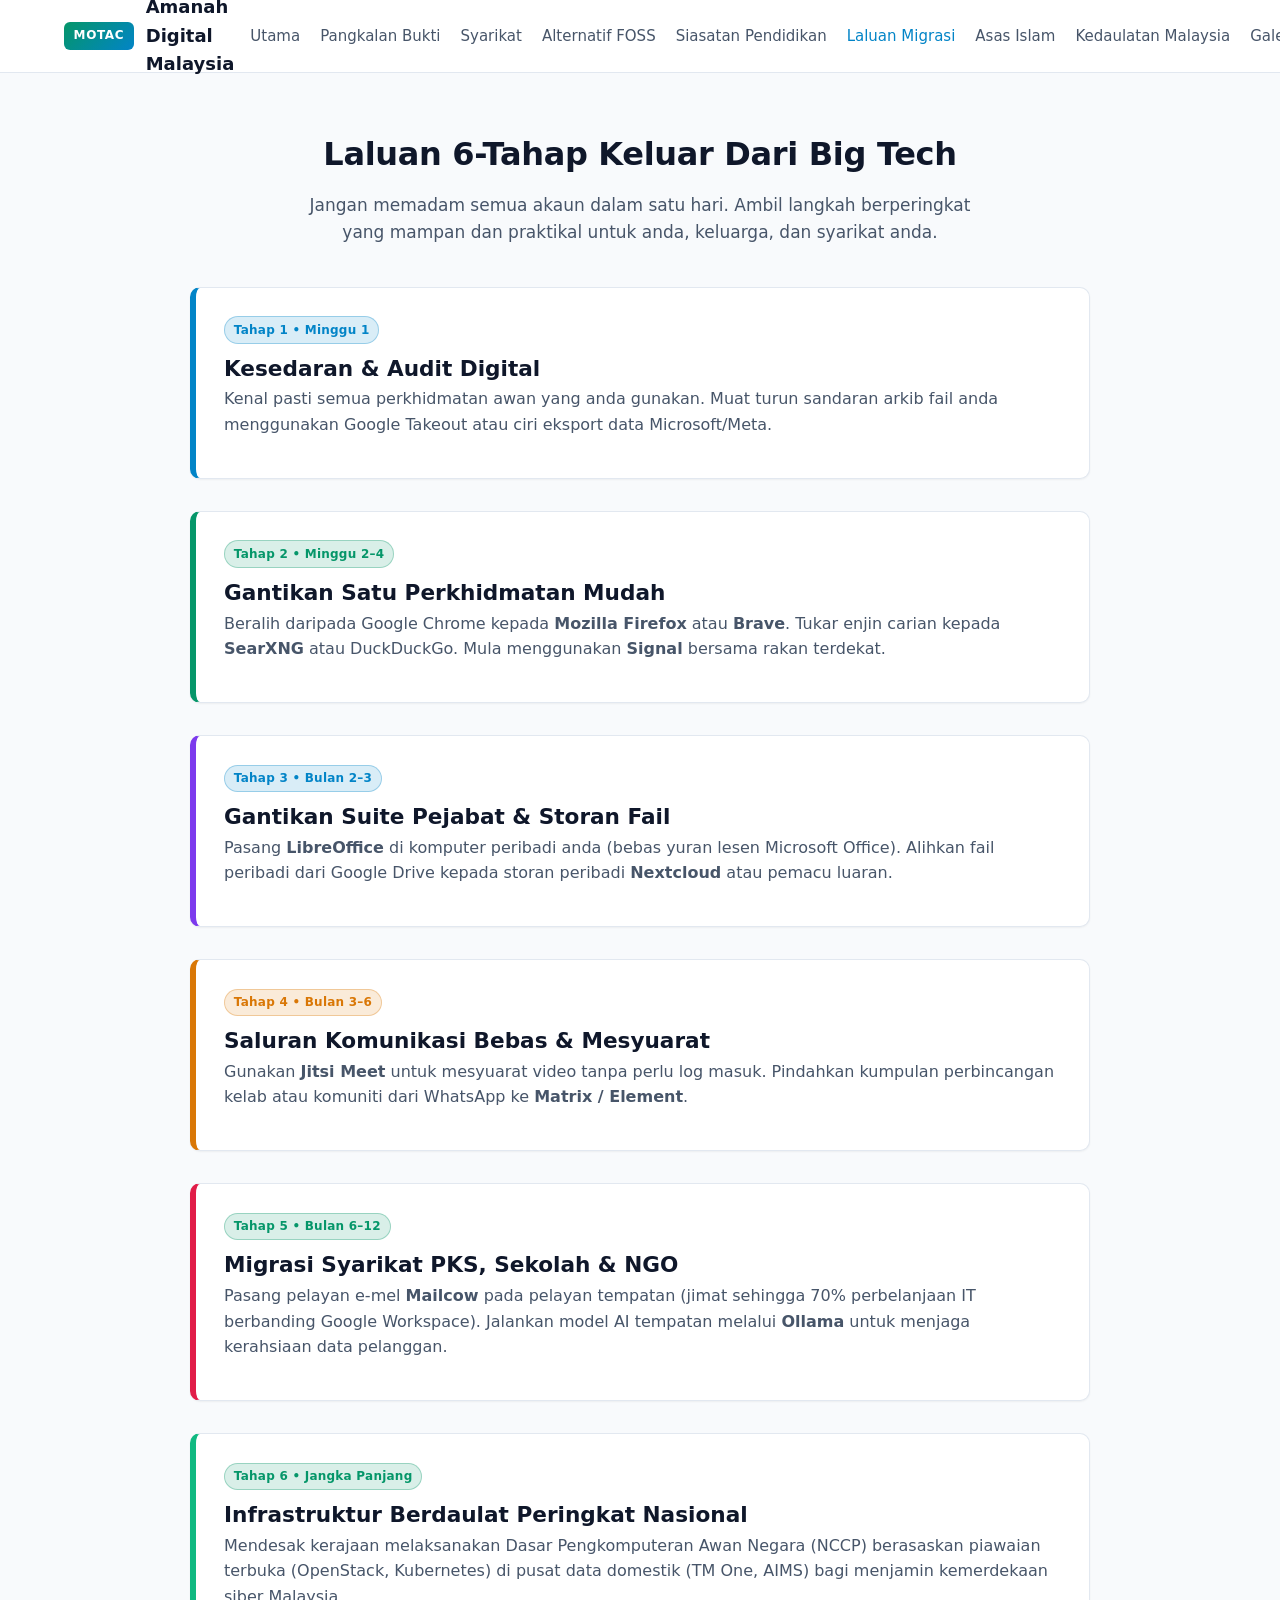
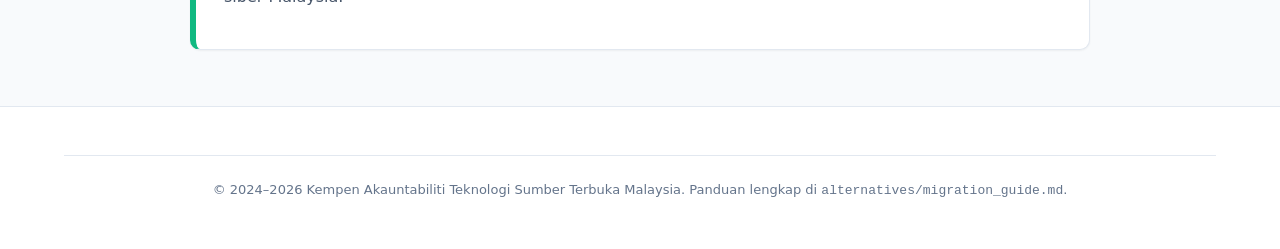
<file: website/migrate.html>
<!DOCTYPE html>
<html lang="ms" data-theme="light">
<head>
  <meta charset="UTF-8">
  <meta name="viewport" content="width=device-width, initial-scale=1.0">
  <title>Laluan Migrasi 6-Tahap | Amanah Digital Malaysia</title>
  <link rel="stylesheet" href="styles.css">
</head>
<body>

  <header class="site-header">
    <div class="container nav-wrapper">
      <a href="index.html" class="brand-link">
        <span class="brand-badge">MOTAC</span>
        <span>Amanah Digital Malaysia</span>
      </a>
      <nav>
        <ul class="nav-links">
          <li><a href="index.html"><span class="lang-bm">Utama</span><span class="lang-en">Home</span></a></li>
          <li><a href="evidence.html"><span class="lang-bm">Pangkalan Bukti</span><span class="lang-en">Evidence Base</span></a></li>
          <li><a href="companies.html"><span class="lang-bm">Syarikat</span><span class="lang-en">Companies</span></a></li>
          <li><a href="alternatives.html"><span class="lang-bm">Alternatif FOSS</span><span class="lang-en">FOSS Alternatives</span></a></li>
          <li><a href="education.html"><span class="lang-bm">Siasatan Pendidikan</span><span class="lang-en" style="display: none;">Education Pipeline</span></a></li>
          <li><a href="migrate.html" class="active"><span class="lang-bm">Laluan Migrasi</span><span class="lang-en">Migration Guide</span></a></li>
          <li><a href="islam.html"><span class="lang-bm">Asas Islam</span><span class="lang-en">Islamic Ethics</span></a></li>
          <li><a href="malaysia.html"><span class="lang-bm">Kedaulatan Malaysia</span><span class="lang-en">Malaysian Sovereignty</span></a></li>
          <li><a href="media.html"><span class="lang-bm">Galeri Risalah</span><span class="lang-en">Leaflets</span></a></li>
          <li><a href="about.html"><span class="lang-bm">Tentang Kami</span><span class="lang-en">About</span></a></li>
        </ul>
      </nav>
      <div class="nav-actions">
        <button id="lang-toggle" class="btn-icon" aria-label="Tukar Bahasa">🌐 English</button>
        <button id="theme-toggle" class="btn-icon" aria-label="Tukar Tema">🌙 Gelap</button>
      </div>
    </div>
  </header>

  <main class="container section">
    <div class="section-header">
      <h1 class="section-title">
        <span class="lang-bm">Laluan 6-Tahap Keluar Dari Big Tech</span>
        <span class="lang-en">The 6-Level Exit Big Tech Roadmap</span>
      </h1>
      <p class="section-subtitle">
        <span class="lang-bm">Jangan memadam semua akaun dalam satu hari. Ambil langkah berperingkat yang mampan dan praktikal untuk anda, keluarga, dan syarikat anda.</span>
        <span class="lang-en">Do not attempt to delete everything overnight. Take progressive, sustainable steps for lasting personal, organizational, and national digital independence.</span>
      </p>
    </div>

    <!-- Levels Stack -->
    <div style="display: flex; flex-direction: column; gap: 2rem; max-width: 900px; margin-inline: auto;">

      <div class="card" style="border-left: 6px solid var(--accent-primary);">
        <span class="badge badge-supported">
          <span class="lang-bm">Tahap 1 • Minggu 1</span>
          <span class="lang-en">Level 1 • Week 1</span>
        </span>
        <h3 style="font-size: 1.35rem; margin-top: 0.5rem;">
          <span class="lang-bm">Kesedaran &amp; Audit Digital</span>
          <span class="lang-en">Digital Footprint &amp; Dependency Audit</span>
        </h3>
        <p style="color: var(--text-secondary); margin-bottom: 0.75rem;">
          <span class="lang-bm">Kenal pasti semua perkhidmatan awan yang anda gunakan. Muat turun sandaran arkib fail anda menggunakan Google Takeout atau ciri eksport data Microsoft/Meta.</span>
          <span class="lang-en">Map all your cloud dependencies. Download archive backups of your photos, documents, and contacts via Google Takeout or Microsoft/Meta data export tools.</span>
        </p>
      </div>

      <div class="card" style="border-left: 6px solid var(--accent-emerald);">
        <span class="badge badge-verified">
          <span class="lang-bm">Tahap 2 • Minggu 2–4</span>
          <span class="lang-en">Level 2 • Weeks 2–4</span>
        </span>
        <h3 style="font-size: 1.35rem; margin-top: 0.5rem;">
          <span class="lang-bm">Gantikan Satu Perkhidmatan Mudah</span>
          <span class="lang-en">Low-Friction Everyday Consumer Swaps</span>
        </h3>
        <p style="color: var(--text-secondary); margin-bottom: 0.75rem;">
          <span class="lang-bm">Beralih daripada Google Chrome kepada <strong>Mozilla Firefox</strong> atau <strong>Brave</strong>. Tukar enjin carian kepada <strong>SearXNG</strong> atau DuckDuckGo. Mula menggunakan <strong>Signal</strong> bersama rakan terdekat.</span>
          <span class="lang-en">Switch from Google Chrome to <strong>Mozilla Firefox</strong> or <strong>Brave</strong>. Change default search to <strong>SearXNG</strong> or DuckDuckGo. Adopt <strong>Signal</strong> with close family and colleagues.</span>
        </p>
      </div>

      <div class="card" style="border-left: 6px solid var(--accent-purple);">
        <span class="badge badge-supported">
          <span class="lang-bm">Tahap 3 • Bulan 2–3</span>
          <span class="lang-en">Level 3 • Months 2–3</span>
        </span>
        <h3 style="font-size: 1.35rem; margin-top: 0.5rem;">
          <span class="lang-bm">Gantikan Suite Pejabat &amp; Storan Fail</span>
          <span class="lang-en">Productivity Suite &amp; Personal Cloud Storage</span>
        </h3>
        <p style="color: var(--text-secondary); margin-bottom: 0.75rem;">
          <span class="lang-bm">Pasang <strong>LibreOffice</strong> di komputer peribadi anda (bebas yuran lesen Microsoft Office). Alihkan fail peribadi dari Google Drive kepada storan peribadi <strong>Nextcloud</strong> atau pemacu luaran.</span>
          <span class="lang-en">Install <strong>LibreOffice</strong> on personal computers (100% free of Microsoft Office USD subscriptions). Migrate Google Drive files to a self-hosted or local <strong>Nextcloud</strong> instance or encrypted local drive.</span>
        </p>
      </div>

      <div class="card" style="border-left: 6px solid var(--accent-amber);">
        <span class="badge badge-disputed">
          <span class="lang-bm">Tahap 4 • Bulan 3–6</span>
          <span class="lang-en">Level 4 • Months 3–6</span>
        </span>
        <h3 style="font-size: 1.35rem; margin-top: 0.5rem;">
          <span class="lang-bm">Saluran Komunikasi Bebas &amp; Mesyuarat</span>
          <span class="lang-en">Decentralized Collaboration &amp; Video Meetings</span>
        </h3>
        <p style="color: var(--text-secondary); margin-bottom: 0.75rem;">
          <span class="lang-bm">Gunakan <strong>Jitsi Meet</strong> untuk mesyuarat video tanpa perlu log masuk. Pindahkan kumpulan perbincangan kelab atau komuniti dari WhatsApp ke <strong>Matrix / Element</strong>.</span>
          <span class="lang-en">Host meetings with <strong>Jitsi Meet</strong> without requiring proprietary logins. Move community or team discussion rooms from WhatsApp to federated <strong>Matrix / Element</strong>.</span>
        </p>
      </div>

      <div class="card" style="border-left: 6px solid #e11d48;">
        <span class="badge badge-verified">
          <span class="lang-bm">Tahap 5 • Bulan 6–12</span>
          <span class="lang-en">Level 5 • Months 6–12</span>
        </span>
        <h3 style="font-size: 1.35rem; margin-top: 0.5rem;">
          <span class="lang-bm">Migrasi Syarikat PKS, Sekolah &amp; NGO</span>
          <span class="lang-en">SME, School &amp; Organizational Infrastructure</span>
        </h3>
        <p style="color: var(--text-secondary); margin-bottom: 0.75rem;">
          <span class="lang-bm">Pasang pelayan e-mel <strong>Mailcow</strong> pada pelayan tempatan (jimat sehingga 70% perbelanjaan IT berbanding Google Workspace). Jalankan model AI tempatan melalui <strong>Ollama</strong> untuk menjaga kerahsiaan data pelanggan.</span>
          <span class="lang-en">Deploy self-hosted corporate mail with <strong>Mailcow</strong> (saving up to 70% in foreign exchange IT licensing fees). Run private on-premise AI models via <strong>Ollama</strong> to safeguard client data confidentiality.</span>
        </p>
      </div>

      <div class="card" style="border-left: 6px solid #10b981;">
        <span class="badge badge-verified">
          <span class="lang-bm">Tahap 6 • Jangka Panjang</span>
          <span class="lang-en">Level 6 • Long-Term</span>
        </span>
        <h3 style="font-size: 1.35rem; margin-top: 0.5rem;">
          <span class="lang-bm">Infrastruktur Berdaulat Peringkat Nasional</span>
          <span class="lang-en">National Sovereign Infrastructure &amp; Public Policy</span>
        </h3>
        <p style="color: var(--text-secondary); margin-bottom: 0.75rem;">
          <span class="lang-bm">Mendesak kerajaan melaksanakan Dasar Pengkomputeran Awan Negara (NCCP) berasaskan piawaian terbuka (OpenStack, Kubernetes) di pusat data domestik (TM One, AIMS) bagi menjamin kemerdekaan siber Malaysia.</span>
          <span class="lang-en">Advocate for government adoption of open-standard cloud infrastructure (OpenStack, Kubernetes) hosted in Malaysian Tier-III facilities (TM One, AIMS) under the National Cloud Computing Policy.</span>
        </p>
      </div>

    </div>
  </main>

  <footer class="site-footer">
    <div class="container">
      <div class="footer-bottom">
        <p>
          <span class="lang-bm">© 2024–2026 Kempen Akauntabiliti Teknologi Sumber Terbuka Malaysia. Panduan lengkap di <code>alternatives/migration_guide.md</code>.</span>
          <span class="lang-en">© 2024–2026 Malaysian Open-Source Tech Accountability Campaign. Full guide in <code>alternatives/migration_guide.md</code>.</span>
        </p>
      </div>
    </div>
  </footer>

  <script src="app.js"></script>
</body>
</html>
</file>
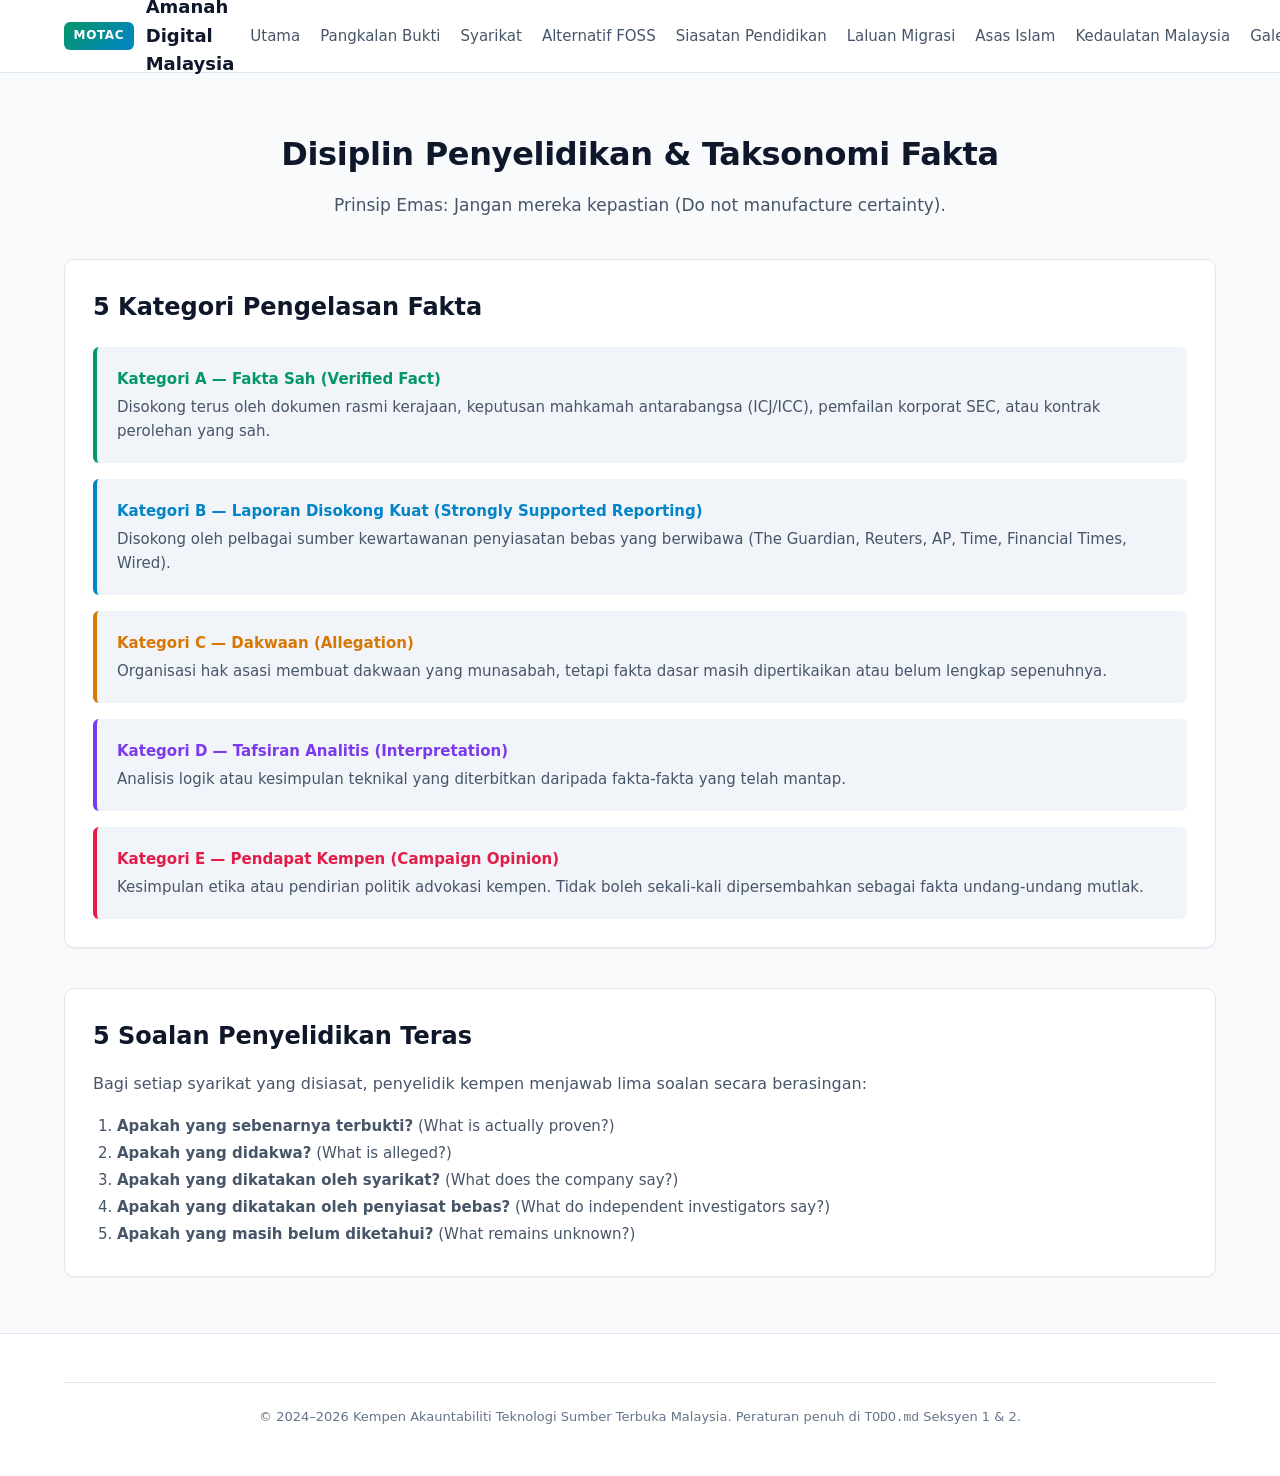
<file: website/research.html>
<!DOCTYPE html>
<html lang="ms" data-theme="light">
<head>
  <meta charset="UTF-8">
  <meta name="viewport" content="width=device-width, initial-scale=1.0">
  <title>Metodologi Penyelidikan | Amanah Digital Malaysia</title>
  <link rel="stylesheet" href="styles.css">
</head>
<body>

  <header class="site-header">
    <div class="container nav-wrapper">
      <a href="index.html" class="brand-link">
        <span class="brand-badge">MOTAC</span>
        <span>Amanah Digital Malaysia</span>
      </a>
      <nav>
        <ul class="nav-links">
          <li><a href="index.html"><span class="lang-bm">Utama</span><span class="lang-en">Home</span></a></li>
          <li><a href="evidence.html"><span class="lang-bm">Pangkalan Bukti</span><span class="lang-en">Evidence Base</span></a></li>
          <li><a href="companies.html"><span class="lang-bm">Syarikat</span><span class="lang-en">Companies</span></a></li>
          <li><a href="alternatives.html"><span class="lang-bm">Alternatif FOSS</span><span class="lang-en">FOSS Alternatives</span></a></li>
          <li><a href="education.html"><span class="lang-bm">Siasatan Pendidikan</span><span class="lang-en" style="display: none;">Education Pipeline</span></a></li>
          <li><a href="migrate.html"><span class="lang-bm">Laluan Migrasi</span><span class="lang-en">Migration Guide</span></a></li>
          <li><a href="islam.html"><span class="lang-bm">Asas Islam</span><span class="lang-en">Islamic Ethics</span></a></li>
          <li><a href="malaysia.html"><span class="lang-bm">Kedaulatan Malaysia</span><span class="lang-en">Malaysian Sovereignty</span></a></li>
          <li><a href="media.html"><span class="lang-bm">Galeri Risalah</span><span class="lang-en">Leaflets</span></a></li>
          <li><a href="about.html"><span class="lang-bm">Tentang Kami</span><span class="lang-en">About</span></a></li>
        </ul>
      </nav>
      <div class="nav-actions">
        <button id="lang-toggle" class="btn-icon" aria-label="Tukar Bahasa">🌐 English</button>
        <button id="theme-toggle" class="btn-icon" aria-label="Tukar Tema">🌙 Gelap</button>
      </div>
    </div>
  </header>

  <main class="container section">
    <div class="section-header">
      <h1 class="section-title">
        <span class="lang-bm">Disiplin Penyelidikan &amp; Taksonomi Fakta</span>
        <span class="lang-en">Research Discipline &amp; Evidentiary Taxonomy</span>
      </h1>
      <p class="section-subtitle">
        <span class="lang-bm">Prinsip Emas: Jangan mereka kepastian (Do not manufacture certainty).</span>
        <span class="lang-en">Golden Principle: Do not manufacture certainty. Maintain strict legal distinctions across all claims.</span>
      </p>
    </div>

    <!-- 5 Categories -->
    <div class="card" style="margin-bottom: 2.5rem;">
      <h2 style="font-size: 1.5rem; margin-bottom: 1.25rem;">
        <span class="lang-bm">5 Kategori Pengelasan Fakta</span>
        <span class="lang-en">5-Tier Evidentiary Classification System</span>
      </h2>
      <div style="display: flex; flex-direction: column; gap: 1rem; font-size: 0.9375rem;">
        <div style="background: var(--bg-surface-elevated); padding: 1.25rem; border-radius: var(--radius-sm); border-left: 4px solid var(--accent-emerald);">
          <strong style="color: var(--accent-emerald);">
            <span class="lang-bm">Kategori A — Fakta Sah (Verified Fact)</span>
            <span class="lang-en">Category A — Verified Fact</span>
          </strong>
          <p style="color: var(--text-secondary); margin-top: 0.25rem;">
            <span class="lang-bm">Disokong terus oleh dokumen rasmi kerajaan, keputusan mahkamah antarabangsa (ICJ/ICC), pemfailan korporat SEC, atau kontrak perolehan yang sah.</span>
            <span class="lang-en">Directly established by primary government gazettes, international court rulings (ICJ/ICC), SEC regulatory filings, or unredacted tender documents.</span>
          </p>
        </div>

        <div style="background: var(--bg-surface-elevated); padding: 1.25rem; border-radius: var(--radius-sm); border-left: 4px solid var(--accent-primary);">
          <strong style="color: var(--accent-primary);">
            <span class="lang-bm">Kategori B — Laporan Disokong Kuat (Strongly Supported Reporting)</span>
            <span class="lang-en">Category B — Strongly Supported Reporting</span>
          </strong>
          <p style="color: var(--text-secondary); margin-top: 0.25rem;">
            <span class="lang-bm">Disokong oleh pelbagai sumber kewartawanan penyiasatan bebas yang berwibawa (The Guardian, Reuters, AP, Time, Financial Times, Wired).</span>
            <span class="lang-en">Corroborated by multiple credible, tier-one independent investigative outlets (e.g. The Guardian, Reuters, AP, Time, Financial Times, Wired).</span>
          </p>
        </div>

        <div style="background: var(--bg-surface-elevated); padding: 1.25rem; border-radius: var(--radius-sm); border-left: 4px solid var(--accent-amber);">
          <strong style="color: var(--accent-amber);">
            <span class="lang-bm">Kategori C — Dakwaan (Allegation)</span>
            <span class="lang-en">Category C — Plausible Allegation</span>
          </strong>
          <p style="color: var(--text-secondary); margin-top: 0.25rem;">
            <span class="lang-bm">Organisasi hak asasi membuat dakwaan yang munasabah, tetapi fakta dasar masih dipertikaikan atau belum lengkap sepenuhnya.</span>
            <span class="lang-en">Documented complaints filed by credible civil society groups where evidentiary confirmation remains actively disputed or incomplete.</span>
          </p>
        </div>

        <div style="background: var(--bg-surface-elevated); padding: 1.25rem; border-radius: var(--radius-sm); border-left: 4px solid var(--accent-purple);">
          <strong style="color: var(--accent-purple);">
            <span class="lang-bm">Kategori D — Tafsiran Analitis (Interpretation)</span>
            <span class="lang-en">Category D — Analytical Interpretation</span>
          </strong>
          <p style="color: var(--text-secondary); margin-top: 0.25rem;">
            <span class="lang-bm">Analisis logik atau kesimpulan teknikal yang diterbitkan daripada fakta-fakta yang telah mantap.</span>
            <span class="lang-en">Technical deductive assessments and policy inferences logically derived from verified baseline facts.</span>
          </p>
        </div>

        <div style="background: var(--bg-surface-elevated); padding: 1.25rem; border-radius: var(--radius-sm); border-left: 4px solid var(--accent-rose);">
          <strong style="color: var(--accent-rose);">
            <span class="lang-bm">Kategori E — Pendapat Kempen (Campaign Opinion)</span>
            <span class="lang-en">Category E — Campaign Advocacy Position</span>
          </strong>
          <p style="color: var(--text-secondary); margin-top: 0.25rem;">
            <span class="lang-bm">Kesimpulan etika atau pendirian politik advokasi kempen. Tidak boleh sekali-kali dipersembahkan sebagai fakta undang-undang mutlak.</span>
            <span class="lang-en">Ethical recommendations, religious judgments, or civic policy stances clearly delineated from empirical legal determinations.</span>
          </p>
        </div>
      </div>
    </div>

    <!-- Core Research Questions -->
    <div class="card">
      <h2 style="font-size: 1.5rem; margin-bottom: 1rem;">
        <span class="lang-bm">5 Soalan Penyelidikan Teras</span>
        <span class="lang-en">5 Core Investigatory Questions</span>
      </h2>
      <p style="color: var(--text-secondary); margin-bottom: 1rem;">
        <span class="lang-bm">Bagi setiap syarikat yang disiasat, penyelidik kempen menjawab lima soalan secara berasingan:</span>
        <span class="lang-en">For every corporation examined, campaign researchers independently address five distinct questions:</span>
      </p>
      <ol style="padding-left: 1.5rem; color: var(--text-secondary); font-size: 0.9375rem; line-height: 1.8;">
        <li>
          <span class="lang-bm"><strong>Apakah yang sebenarnya terbukti?</strong> (What is actually proven?)</span>
          <span class="lang-en"><strong>What is actually proven by primary documents?</strong></span>
        </li>
        <li>
          <span class="lang-bm"><strong>Apakah yang didakwa?</strong> (What is alleged?)</span>
          <span class="lang-en"><strong>What is alleged by rights organizations and workers?</strong></span>
        </li>
        <li>
          <span class="lang-bm"><strong>Apakah yang dikatakan oleh syarikat?</strong> (What does the company say?)</span>
          <span class="lang-en"><strong>What is the company's official public response and legal defense?</strong></span>
        </li>
        <li>
          <span class="lang-bm"><strong>Apakah yang dikatakan oleh penyiasat bebas?</strong> (What do independent investigators say?)</span>
          <span class="lang-en"><strong>What have independent audits and investigative reporters confirmed?</strong></span>
        </li>
        <li>
          <span class="lang-bm"><strong>Apakah yang masih belum diketahui?</strong> (What remains unknown?)</span>
          <span class="lang-en"><strong>What remains classified, unredacted, or scientifically unproven?</strong></span>
        </li>
      </ol>
    </div>
  </main>

  <footer class="site-footer">
    <div class="container">
      <div class="footer-bottom">
        <p>
          <span class="lang-bm">© 2024–2026 Kempen Akauntabiliti Teknologi Sumber Terbuka Malaysia. Peraturan penuh di <code>TODO.md</code> Seksyen 1 &amp; 2.</span>
          <span class="lang-en">© 2024–2026 Malaysian Open-Source Tech Accountability Campaign. Full research rules in <code>TODO.md</code> Sections 1 &amp; 2.</span>
        </p>
      </div>
    </div>
  </footer>

  <script src="app.js"></script>
</body>
</html>
</file>
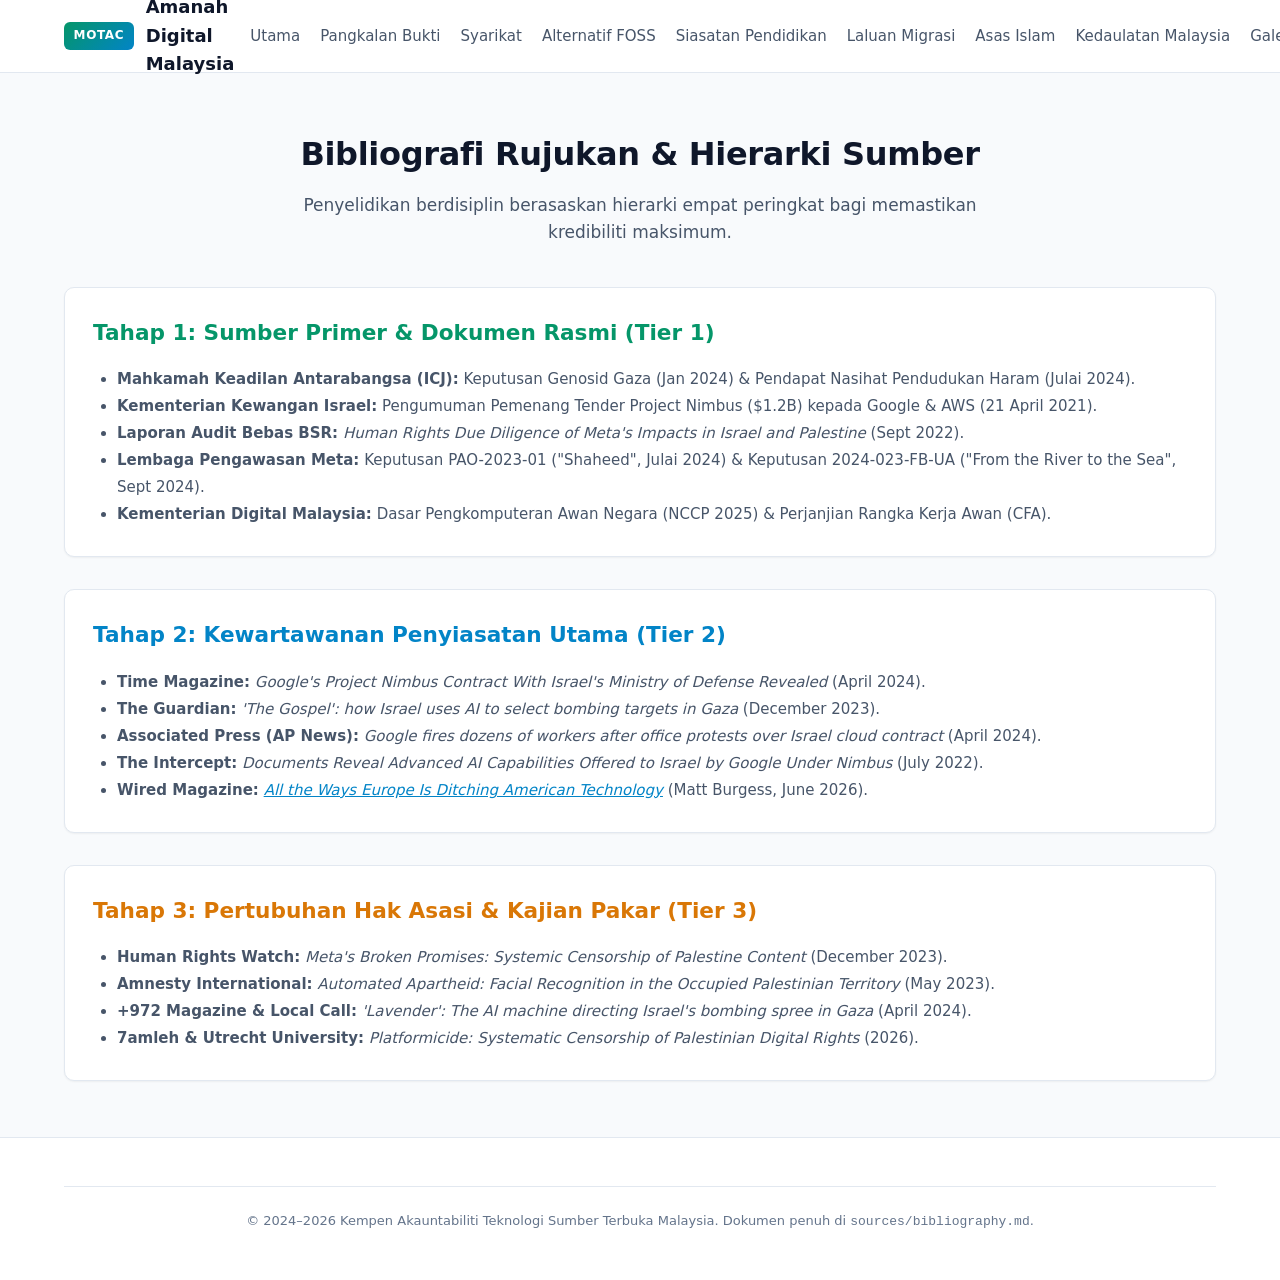
<file: website/sources.html>
<!DOCTYPE html>
<html lang="ms" data-theme="light">
<head>
  <meta charset="UTF-8">
  <meta name="viewport" content="width=device-width, initial-scale=1.0">
  <title>Bibliografi &amp; Rujukan Sumber | Amanah Digital Malaysia</title>
  <link rel="stylesheet" href="styles.css">
</head>
<body>

  <header class="site-header">
    <div class="container nav-wrapper">
      <a href="index.html" class="brand-link">
        <span class="brand-badge">MOTAC</span>
        <span>Amanah Digital Malaysia</span>
      </a>
      <nav>
        <ul class="nav-links">
          <li><a href="index.html"><span class="lang-bm">Utama</span><span class="lang-en">Home</span></a></li>
          <li><a href="evidence.html"><span class="lang-bm">Pangkalan Bukti</span><span class="lang-en">Evidence Base</span></a></li>
          <li><a href="companies.html"><span class="lang-bm">Syarikat</span><span class="lang-en">Companies</span></a></li>
          <li><a href="alternatives.html"><span class="lang-bm">Alternatif FOSS</span><span class="lang-en">FOSS Alternatives</span></a></li>
          <li><a href="education.html"><span class="lang-bm">Siasatan Pendidikan</span><span class="lang-en" style="display: none;">Education Pipeline</span></a></li>
          <li><a href="migrate.html"><span class="lang-bm">Laluan Migrasi</span><span class="lang-en">Migration Guide</span></a></li>
          <li><a href="islam.html"><span class="lang-bm">Asas Islam</span><span class="lang-en">Islamic Ethics</span></a></li>
          <li><a href="malaysia.html"><span class="lang-bm">Kedaulatan Malaysia</span><span class="lang-en">Malaysian Sovereignty</span></a></li>
          <li><a href="media.html"><span class="lang-bm">Galeri Risalah</span><span class="lang-en">Leaflets</span></a></li>
          <li><a href="about.html"><span class="lang-bm">Tentang Kami</span><span class="lang-en">About</span></a></li>
        </ul>
      </nav>
      <div class="nav-actions">
        <button id="lang-toggle" class="btn-icon" aria-label="Tukar Bahasa">🌐 English</button>
        <button id="theme-toggle" class="btn-icon" aria-label="Tukar Tema">🌙 Gelap</button>
      </div>
    </div>
  </header>

  <main class="container section">
    <div class="section-header">
      <h1 class="section-title">
        <span class="lang-bm">Bibliografi Rujukan &amp; Hierarki Sumber</span>
        <span class="lang-en">Bibliography &amp; Source Hierarchy</span>
      </h1>
      <p class="section-subtitle">
        <span class="lang-bm">Penyelidikan berdisiplin berasaskan hierarki empat peringkat bagi memastikan kredibiliti maksimum.</span>
        <span class="lang-en">Structured four-tier evidentiary hierarchy ensuring maximum legal and journalistic credibility.</span>
      </p>
    </div>

    <div class="card" style="margin-bottom: 2rem;">
      <h2 style="font-size: 1.35rem; color: var(--accent-emerald); margin-bottom: 1rem;">
        <span class="lang-bm">Tahap 1: Sumber Primer &amp; Dokumen Rasmi (Tier 1)</span>
        <span class="lang-en">Tier 1: Primary Sources &amp; Official Documentation</span>
      </h2>
      <ul style="padding-left: 1.5rem; color: var(--text-secondary); font-size: 0.9375rem; line-height: 1.8;">
        <li>
          <strong class="lang-bm">Mahkamah Keadilan Antarabangsa (ICJ):</strong>
          <strong class="lang-en">International Court of Justice (ICJ):</strong>
          <span class="lang-bm">Keputusan Genosid Gaza (Jan 2024) &amp; Pendapat Nasihat Pendudukan Haram (Julai 2024).</span>
          <span class="lang-en">Gaza Genocide Order (Jan 2024) &amp; Unlawful Occupation Advisory Opinion (July 2024).</span>
        </li>
        <li>
          <strong class="lang-bm">Kementerian Kewangan Israel:</strong>
          <strong class="lang-en">Israel Ministry of Finance:</strong>
          <span class="lang-bm">Pengumuman Pemenang Tender Project Nimbus ($1.2B) kepada Google &amp; AWS (21 April 2021).</span>
          <span class="lang-en">Official Tender Award Announcement for Project Nimbus ($1.2B) to Google &amp; AWS (April 21, 2021).</span>
        </li>
        <li>
          <strong class="lang-bm">Laporan Audit Bebas BSR:</strong>
          <strong class="lang-en">Independent BSR Audit Report:</strong>
          <em>Human Rights Due Diligence of Meta's Impacts in Israel and Palestine</em> (Sept 2022).
        </li>
        <li>
          <strong class="lang-bm">Lembaga Pengawasan Meta:</strong>
          <strong class="lang-en">Meta Oversight Board:</strong>
          <span class="lang-bm">Keputusan PAO-2023-01 ("Shaheed", Julai 2024) &amp; Keputusan 2024-023-FB-UA ("From the River to the Sea", Sept 2024).</span>
          <span class="lang-en">Ruling PAO-2023-01 ("Shaheed", July 2024) &amp; Case 2024-023-FB-UA ("From the River to the Sea", Sept 2024).</span>
        </li>
        <li>
          <strong class="lang-bm">Kementerian Digital Malaysia:</strong>
          <strong class="lang-en">Malaysian Ministry of Digital:</strong>
          <span class="lang-bm">Dasar Pengkomputeran Awan Negara (NCCP 2025) &amp; Perjanjian Rangka Kerja Awan (CFA).</span>
          <span class="lang-en">National Cloud Computing Policy (NCCP 2025) &amp; Cloud Framework Agreement (CFA).</span>
        </li>
      </ul>
    </div>

    <div class="card" style="margin-bottom: 2rem;">
      <h2 style="font-size: 1.35rem; color: var(--accent-primary); margin-bottom: 1rem;">
        <span class="lang-bm">Tahap 2: Kewartawanan Penyiasatan Utama (Tier 2)</span>
        <span class="lang-en">Tier 2: Major Investigative Journalism</span>
      </h2>
      <ul style="padding-left: 1.5rem; color: var(--text-secondary); font-size: 0.9375rem; line-height: 1.8;">
        <li>
          <strong>Time Magazine:</strong> 
          <em>Google's Project Nimbus Contract With Israel's Ministry of Defense Revealed</em> (April 2024).
        </li>
        <li>
          <strong>The Guardian:</strong> 
          <em>'The Gospel': how Israel uses AI to select bombing targets in Gaza</em> (December 2023).
        </li>
        <li>
          <strong>Associated Press (AP News):</strong> 
          <em>Google fires dozens of workers after office protests over Israel cloud contract</em> (April 2024).
        </li>
        <li>
          <strong>The Intercept:</strong> 
          <em>Documents Reveal Advanced AI Capabilities Offered to Israel by Google Under Nimbus</em> (July 2022).
        </li>
        <li>
          <strong>Wired Magazine:</strong> 
          <em><a href="https://www.wired.com/story/all-the-ways-europe-is-ditching-american-technology/" target="_blank" rel="noopener noreferrer" style="color: var(--accent-primary); text-decoration: underline;">All the Ways Europe Is Ditching American Technology</a></em> (Matt Burgess, June 2026).
        </li>
      </ul>
    </div>

    <div class="card">
      <h2 style="font-size: 1.35rem; color: var(--accent-amber); margin-bottom: 1rem;">
        <span class="lang-bm">Tahap 3: Pertubuhan Hak Asasi &amp; Kajian Pakar (Tier 3)</span>
        <span class="lang-en">Tier 3: Human Rights Monitors &amp; Civil Society Research</span>
      </h2>
      <ul style="padding-left: 1.5rem; color: var(--text-secondary); font-size: 0.9375rem; line-height: 1.8;">
        <li>
          <strong>Human Rights Watch:</strong> 
          <em>Meta's Broken Promises: Systemic Censorship of Palestine Content</em> (December 2023).
        </li>
        <li>
          <strong>Amnesty International:</strong> 
          <em>Automated Apartheid: Facial Recognition in the Occupied Palestinian Territory</em> (May 2023).
        </li>
        <li>
          <strong>+972 Magazine &amp; Local Call:</strong> 
          <em>'Lavender': The AI machine directing Israel's bombing spree in Gaza</em> (April 2024).
        </li>
        <li>
          <strong>7amleh &amp; Utrecht University:</strong> 
          <em>Platformicide: Systematic Censorship of Palestinian Digital Rights</em> (2026).
        </li>
      </ul>
    </div>
  </main>

  <footer class="site-footer">
    <div class="container">
      <div class="footer-bottom">
        <p>
          <span class="lang-bm">© 2024–2026 Kempen Akauntabiliti Teknologi Sumber Terbuka Malaysia. Dokumen penuh di <code>sources/bibliography.md</code>.</span>
          <span class="lang-en">© 2024–2026 Malaysian Open-Source Tech Accountability Campaign. Full documentation in <code>sources/bibliography.md</code>.</span>
        </p>
      </div>
    </div>
  </footer>

  <script src="app.js"></script>
</body>
</html>
</file>
<file: website/styles.css>
/* ==========================================================================
   Kempen Akauntabiliti Teknologi Sumber Terbuka Malaysia
   Modern, Accessible, Responsive CSS Stylesheet
   ========================================================================== */

:root {
  --font-sans: system-ui, -apple-system, BlinkMacSystemFont, "Segoe UI", Roboto, Oxygen, Ubuntu, Cantarell, "Open Sans", "Helvetica Neue", sans-serif;
  --font-mono: ui-monospace, SFMono-Regular, Menlo, Monaco, Consolas, "Liberation Mono", "Courier New", monospace;

  /* Color Palette - Light Theme */
  --bg-primary: #f8fafc;
  --bg-surface: #ffffff;
  --bg-surface-elevated: #f1f5f9;
  --border-color: #e2e8f0;
  --border-subtle: #cbd5e1;

  --text-primary: #0f172a;
  --text-secondary: #475569;
  --text-muted: #64748b;

  --accent-primary: #0284c7;       /* Blue */
  --accent-primary-hover: #0369a1;
  --accent-emerald: #059669;       /* Green for verified */
  --accent-amber: #d97706;         /* Amber for reported / supported */
  --accent-rose: #e11d48;          /* Rose for disputed / red */
  --accent-purple: #7c3aed;        /* Sovereignty / Open Source */

  --shadow-sm: 0 1px 2px 0 rgb(0 0 0 / 0.05);
  --shadow-md: 0 4px 6px -1px rgb(0 0 0 / 0.1), 0 2px 4px -2px rgb(0 0 0 / 0.1);
  --shadow-lg: 0 10px 15px -3px rgb(0 0 0 / 0.1), 0 4px 6px -4px rgb(0 0 0 / 0.1);

  --radius-sm: 6px;
  --radius-md: 10px;
  --radius-lg: 16px;
  --radius-full: 9999px;

  --transition-fast: 150ms ease;
  --max-width: 1200px;
}

[data-theme="dark"] {
  --bg-primary: #0b0f19;
  --bg-surface: #131b2e;
  --bg-surface-elevated: #1e293b;
  --border-color: #243048;
  --border-subtle: #334155;

  --text-primary: #f8fafc;
  --text-secondary: #cbd5e1;
  --text-muted: #94a3b8;

  --accent-primary: #38bdf8;
  --accent-primary-hover: #0ea5e9;
  --accent-emerald: #10b981;
  --accent-amber: #f59e0b;
  --accent-rose: #f43f5e;
  --accent-purple: #a855f7;

  --shadow-sm: 0 1px 2px 0 rgb(0 0 0 / 0.5);
  --shadow-md: 0 4px 6px -1px rgb(0 0 0 / 0.5);
  --shadow-lg: 0 10px 15px -3px rgb(0 0 0 / 0.5);
}

@media (prefers-color-scheme: dark) {
  :root:not([data-theme="light"]) {
    --bg-primary: #0b0f19;
    --bg-surface: #131b2e;
    --bg-surface-elevated: #1e293b;
    --border-color: #243048;
    --border-subtle: #334155;

    --text-primary: #f8fafc;
    --text-secondary: #cbd5e1;
    --text-muted: #94a3b8;

    --accent-primary: #38bdf8;
    --accent-primary-hover: #0ea5e9;
    --accent-emerald: #10b981;
    --accent-amber: #f59e0b;
    --accent-rose: #f43f5e;
    --accent-purple: #a855f7;
  }
}

/* Box Sizing & Reset */
*, *::before, *::after {
  box-sizing: border-box;
  margin: 0;
  padding: 0;
}

body {
  font-family: var(--font-sans);
  background-color: var(--bg-primary);
  color: var(--text-primary);
  line-height: 1.6;
  min-height: 100vh;
  display: flex;
  flex-direction: column;
}

/* Container */
.container {
  width: 100%;
  max-width: var(--max-width);
  margin-inline: auto;
  padding-inline: 1.5rem;
}

/* Navbar */
.site-header {
  background-color: var(--bg-surface);
  border-bottom: 1px solid var(--border-color);
  position: sticky;
  top: 0;
  z-index: 50;
  backdrop-filter: blur(8px);
}

.nav-wrapper {
  display: flex;
  align-items: center;
  justify-content: space-between;
  height: 4.5rem;
  gap: 1rem;
}

.brand-link {
  display: flex;
  align-items: center;
  gap: 0.75rem;
  text-decoration: none;
  color: var(--text-primary);
  font-weight: 700;
  font-size: 1.125rem;
}

.brand-badge {
  background: linear-gradient(135deg, var(--accent-emerald), var(--accent-primary));
  color: white;
  padding: 0.25rem 0.6rem;
  border-radius: var(--radius-sm);
  font-size: 0.75rem;
  font-weight: 800;
  text-transform: uppercase;
  letter-spacing: 0.05em;
}

.nav-links {
  display: flex;
  align-items: center;
  list-style: none;
  gap: 1.25rem;
  overflow-x: auto;
  padding-block: 0.5rem;
}

.nav-links a {
  text-decoration: none;
  color: var(--text-secondary);
  font-size: 0.9375rem;
  font-weight: 500;
  transition: color var(--transition-fast);
  white-space: nowrap;
}

.nav-links a:hover,
.nav-links a.active {
  color: var(--accent-primary);
}

.nav-actions {
  display: flex;
  align-items: center;
  gap: 0.75rem;
}

.btn-icon {
  background: var(--bg-surface-elevated);
  border: 1px solid var(--border-color);
  color: var(--text-primary);
  padding: 0.5rem 0.75rem;
  border-radius: var(--radius-sm);
  cursor: pointer;
  font-size: 0.875rem;
  font-weight: 600;
  transition: background var(--transition-fast);
}

.btn-icon:hover {
  background: var(--border-color);
}

/* Hero Section */
.hero {
  padding-block: 4rem 3rem;
  text-align: center;
  background: linear-gradient(180deg, var(--bg-surface) 0%, var(--bg-primary) 100%);
  border-bottom: 1px solid var(--border-color);
}

.hero-pill {
  display: inline-flex;
  align-items: center;
  gap: 0.5rem;
  background: var(--bg-surface-elevated);
  border: 1px solid var(--border-color);
  padding: 0.35rem 1rem;
  border-radius: var(--radius-full);
  font-size: 0.875rem;
  font-weight: 600;
  color: var(--accent-primary);
  margin-bottom: 1.5rem;
}

.hero-title {
  font-size: clamp(2rem, 4vw + 1rem, 3.25rem);
  font-weight: 800;
  letter-spacing: -0.02em;
  line-height: 1.15;
  margin-bottom: 1.25rem;
  max-width: 900px;
  margin-inline: auto;
}

.hero-title span {
  background: linear-gradient(135deg, var(--accent-primary), var(--accent-emerald));
  -webkit-background-clip: text;
  -webkit-text-fill-color: transparent;
}

.hero-desc {
  font-size: 1.125rem;
  color: var(--text-secondary);
  max-width: 750px;
  margin-inline: auto;
  margin-bottom: 2rem;
}

.hero-actions {
  display: flex;
  justify-content: center;
  gap: 1rem;
  flex-wrap: wrap;
}

.btn {
  display: inline-flex;
  align-items: center;
  justify-content: center;
  gap: 0.5rem;
  padding: 0.75rem 1.5rem;
  border-radius: var(--radius-md);
  font-weight: 600;
  font-size: 0.9375rem;
  text-decoration: none;
  cursor: pointer;
  transition: all var(--transition-fast);
  border: 1px solid transparent;
}

.btn-primary {
  background-color: var(--accent-primary);
  color: white;
}

.btn-primary:hover {
  background-color: var(--accent-primary-hover);
}

.btn-outline {
  background-color: var(--bg-surface);
  border-color: var(--border-color);
  color: var(--text-primary);
}

.btn-outline:hover {
  background-color: var(--bg-surface-elevated);
}

/* Metric / Stat Strip */
.stats-strip {
  display: grid;
  grid-template-columns: repeat(auto-fit, minmax(220px, 1fr));
  gap: 1.5rem;
  margin-block: -2rem 3rem;
  position: relative;
  z-index: 10;
}

.stat-card {
  background-color: var(--bg-surface);
  border: 1px solid var(--border-color);
  border-radius: var(--radius-md);
  padding: 1.5rem;
  box-shadow: var(--shadow-md);
  text-align: center;
}

.stat-val {
  font-size: 2.25rem;
  font-weight: 800;
  color: var(--accent-primary);
  line-height: 1;
  margin-bottom: 0.5rem;
}

.stat-label {
  font-size: 0.875rem;
  color: var(--text-secondary);
  font-weight: 500;
}

/* Sections */
.section {
  padding-block: 3.5rem;
}

.section-header {
  margin-bottom: 2.5rem;
  text-align: center;
}

.section-title {
  font-size: 2rem;
  font-weight: 700;
  letter-spacing: -0.01em;
  margin-bottom: 0.75rem;
}

.section-subtitle {
  color: var(--text-secondary);
  font-size: 1.0625rem;
  max-width: 680px;
  margin-inline: auto;
}

/* Grid Layouts */
.grid-2 {
  display: grid;
  grid-template-columns: repeat(auto-fit, minmax(320px, 1fr));
  gap: 2rem;
}

.grid-3 {
  display: grid;
  grid-template-columns: repeat(auto-fit, minmax(280px, 1fr));
  gap: 1.5rem;
}

.grid-4 {
  display: grid;
  grid-template-columns: repeat(auto-fit, minmax(240px, 1fr));
  gap: 1.5rem;
}

/* Feature / Pillar Cards */
.card {
  background-color: var(--bg-surface);
  border: 1px solid var(--border-color);
  border-radius: var(--radius-md);
  padding: 1.75rem;
  box-shadow: var(--shadow-sm);
  transition: transform var(--transition-fast), box-shadow var(--transition-fast);
}

.card:hover {
  transform: translateY(-2px);
  box-shadow: var(--shadow-md);
}

.card-icon {
  font-size: 2rem;
  margin-bottom: 1rem;
}

.card-title {
  font-size: 1.25rem;
  font-weight: 700;
  margin-bottom: 0.75rem;
}

.card-desc {
  color: var(--text-secondary);
  font-size: 0.9375rem;
}

/* Status Badges */
.badge {
  display: inline-flex;
  align-items: center;
  padding: 0.2rem 0.55rem;
  border-radius: var(--radius-full);
  font-size: 0.75rem;
  font-weight: 700;
  letter-spacing: 0.02em;
}

.badge-verified {
  background-color: rgba(5, 150, 105, 0.15);
  color: var(--accent-emerald);
  border: 1px solid rgba(5, 150, 105, 0.3);
}

.badge-supported {
  background-color: rgba(2, 132, 199, 0.15);
  color: var(--accent-primary);
  border: 1px solid rgba(2, 132, 199, 0.3);
}

.badge-disputed {
  background-color: rgba(217, 119, 6, 0.15);
  color: var(--accent-amber);
  border: 1px solid rgba(217, 119, 6, 0.3);
}

/* Interactive Search & Filter Controls */
.filter-bar {
  background-color: var(--bg-surface);
  border: 1px solid var(--border-color);
  border-radius: var(--radius-md);
  padding: 1.25rem;
  margin-bottom: 2rem;
  display: flex;
  flex-wrap: wrap;
  gap: 1rem;
  align-items: center;
}

.search-input {
  flex: 1 1 280px;
  padding: 0.75rem 1rem;
  border-radius: var(--radius-sm);
  border: 1px solid var(--border-color);
  background-color: var(--bg-primary);
  color: var(--text-primary);
  font-size: 0.9375rem;
  font-family: inherit;
}

.search-input:focus {
  outline: 2px solid var(--accent-primary);
  border-color: transparent;
}

.filter-select {
  padding: 0.75rem 1rem;
  border-radius: var(--radius-sm);
  border: 1px solid var(--border-color);
  background-color: var(--bg-primary);
  color: var(--text-primary);
  font-size: 0.9375rem;
  font-family: inherit;
  cursor: pointer;
}

/* Evidence / Alternative Item Cards */
.data-card {
  background-color: var(--bg-surface);
  border: 1px solid var(--border-color);
  border-radius: var(--radius-md);
  padding: 1.5rem;
  margin-bottom: 1.25rem;
  display: flex;
  flex-direction: column;
  gap: 0.75rem;
}

.data-card-header {
  display: flex;
  justify-content: space-between;
  align-items: flex-start;
  gap: 1rem;
  flex-wrap: wrap;
}

.data-card-title {
  font-size: 1.125rem;
  font-weight: 700;
  color: var(--text-primary);
}

.data-card-meta {
  display: flex;
  align-items: center;
  gap: 0.5rem;
  font-size: 0.8125rem;
  color: var(--text-muted);
}

.data-card-quote {
  font-style: italic;
  padding-left: 1rem;
  border-left: 3px solid var(--accent-primary);
  color: var(--text-secondary);
  font-size: 0.875rem;
  margin-block: 0.5rem;
}

.data-card-footer {
  display: flex;
  justify-content: space-between;
  align-items: center;
  font-size: 0.8125rem;
  padding-top: 0.75rem;
  border-top: 1px solid var(--border-color);
  flex-wrap: wrap;
  gap: 0.5rem;
}

/* Callout Box */
.callout {
  background-color: var(--bg-surface-elevated);
  border-left: 4px solid var(--accent-primary);
  padding: 1.25rem 1.5rem;
  border-radius: 0 var(--radius-md) var(--radius-md) 0;
  margin-block: 1.5rem;
}

.callout-quran {
  border-left-color: var(--accent-emerald);
  background-color: rgba(5, 150, 105, 0.06);
}

.arabic-text {
  font-size: 1.35rem;
  line-height: 2;
  font-weight: 600;
  text-align: right;
  direction: rtl;
  margin-bottom: 0.5rem;
  color: var(--text-primary);
}

/* Footer */
.site-footer {
  margin-top: auto;
  background-color: var(--bg-surface);
  border-top: 1px solid var(--border-color);
  padding-block: 3rem;
  color: var(--text-secondary);
  font-size: 0.875rem;
}

.footer-grid {
  display: grid;
  grid-template-columns: repeat(auto-fit, minmax(200px, 1fr));
  gap: 2rem;
  margin-bottom: 2rem;
}

.footer-title {
  color: var(--text-primary);
  font-size: 0.9375rem;
  font-weight: 700;
  margin-bottom: 1rem;
}

.footer-links {
  list-style: none;
  display: flex;
  flex-direction: column;
  gap: 0.5rem;
}

.footer-links a {
  text-decoration: none;
  color: var(--text-secondary);
  transition: color var(--transition-fast);
}

.footer-links a:hover {
  color: var(--accent-primary);
}

.footer-bottom {
  border-top: 1px solid var(--border-color);
  padding-top: 1.5rem;
  text-align: center;
  font-size: 0.8125rem;
  color: var(--text-muted);
}

/* Responsive adjustments */
@media (max-width: 768px) {
  .nav-wrapper {
    height: auto;
    flex-direction: column;
    padding-block: 1rem;
    align-items: stretch;
  }
  .nav-actions {
    justify-content: space-between;
  }
}

/* ================= Language Switching ================= */
html[data-lang="bm"] .lang-en,
:root:not([data-lang="en"]) .lang-en {
  display: none !important;
}

html[data-lang="en"] .lang-bm {
  display: none !important;
}

html[data-lang="en"] .lang-en {
  display: revert !important;
}

/* ================= Poster & Leaflet Gallery Styles ================= */
.gallery-filters {
  display: flex;
  justify-content: center;
  gap: 0.75rem;
  margin-bottom: 2.5rem;
  flex-wrap: wrap;
}

.filter-btn {
  background: var(--bg-surface);
  border: 1px solid var(--border-color);
  color: var(--text-secondary);
  padding: 0.5rem 1.25rem;
  border-radius: var(--radius-full);
  font-weight: 600;
  font-size: 0.875rem;
  cursor: pointer;
  transition: all var(--transition-fast);
}

.filter-btn:hover {
  border-color: var(--accent-primary);
  color: var(--text-primary);
}

.filter-btn.active {
  background: var(--accent-primary);
  border-color: var(--accent-primary);
  color: #ffffff;
}

.poster-grid {
  display: grid;
  grid-template-columns: repeat(auto-fill, minmax(320px, 1fr));
  gap: 2rem;
  margin-bottom: 4rem;
}

.poster-card {
  background: var(--bg-surface);
  border: 1px solid var(--border-color);
  border-radius: var(--radius-lg);
  overflow: hidden;
  box-shadow: var(--shadow-sm);
  transition: transform var(--transition-fast), box-shadow var(--transition-fast), border-color var(--transition-fast);
  display: flex;
  flex-direction: column;
}

.poster-card:hover {
  transform: translateY(-4px);
  box-shadow: var(--shadow-lg);
  border-color: var(--accent-primary);
}

.poster-thumb-wrap {
  position: relative;
  width: 100%;
  aspect-ratio: 4 / 5;
  background: #070a13;
  overflow: hidden;
  cursor: pointer;
}

.poster-thumb {
  width: 100%;
  height: 100%;
  object-fit: cover;
  transition: transform 0.3s ease;
}

.poster-card:hover .poster-thumb {
  transform: scale(1.02);
}

.poster-overlay {
  position: absolute;
  inset: 0;
  background: rgba(11, 15, 25, 0.6);
  opacity: 0;
  display: flex;
  align-items: center;
  justify-content: center;
  transition: opacity 0.2s ease;
}

.poster-thumb-wrap:hover .poster-overlay {
  opacity: 1;
}

.poster-zoom-btn {
  background: #ffffff;
  color: #0f172a;
  padding: 0.6rem 1.2rem;
  border-radius: var(--radius-full);
  font-weight: 700;
  font-size: 0.875rem;
  border: none;
  cursor: pointer;
  box-shadow: 0 4px 12px rgba(0,0,0,0.3);
}

.poster-info {
  padding: 1.25rem;
  display: flex;
  flex-direction: column;
  flex-grow: 1;
}

.poster-badge {
  display: inline-block;
  align-self: flex-start;
  padding: 0.25rem 0.75rem;
  border-radius: var(--radius-full);
  font-size: 0.75rem;
  font-weight: 700;
  letter-spacing: 0.5px;
  text-transform: uppercase;
  margin-bottom: 0.6rem;
}

.badge-islam {
  background: rgba(16, 185, 129, 0.15);
  color: var(--accent-emerald);
  border: 1px solid rgba(16, 185, 129, 0.3);
}

.badge-creative {
  background: rgba(56, 189, 248, 0.15);
  color: var(--accent-primary);
  border: 1px solid rgba(56, 189, 248, 0.3);
}

.poster-title {
  font-size: 1.125rem;
  font-weight: 800;
  color: var(--text-primary);
  line-height: 1.3;
  margin-bottom: 0.35rem;
}

.poster-ref {
  font-size: 0.8125rem;
  font-weight: 600;
  color: var(--accent-primary);
  margin-bottom: 0.75rem;
}

.poster-desc {
  font-size: 0.875rem;
  color: var(--text-secondary);
  line-height: 1.5;
  margin-bottom: 1.25rem;
  flex-grow: 1;
}

.poster-downloads {
  display: flex;
  gap: 0.5rem;
  border-top: 1px solid var(--border-color);
  padding-top: 1rem;
}

.btn-download {
  flex: 1;
  text-align: center;
  padding: 0.45rem 0.5rem;
  border-radius: var(--radius-sm);
  font-size: 0.8125rem;
  font-weight: 700;
  text-decoration: none;
  transition: all var(--transition-fast);
}

.btn-download-png {
  background: var(--accent-emerald);
  color: #ffffff;
}

.btn-download-png:hover {
  background: #047857;
}

.btn-download-jpg {
  background: var(--bg-surface-elevated);
  border: 1px solid var(--border-color);
  color: var(--text-primary);
}

.btn-download-jpg:hover {
  background: var(--border-color);
}

/* Modal for Image Preview */
.image-modal {
  display: none;
  position: fixed;
  inset: 0;
  z-index: 1000;
  background: rgba(0, 0, 0, 0.85);
  backdrop-filter: blur(8px);
  align-items: center;
  justify-content: center;
  padding: 2rem;
}

.image-modal.active {
  display: flex;
}

.modal-content {
  position: relative;
  max-width: 90vw;
  max-height: 90vh;
  display: flex;
  flex-direction: column;
  align-items: center;
}

.modal-img {
  max-width: 100%;
  max-height: 80vh;
  border-radius: var(--radius-md);
  box-shadow: 0 20px 25px -5px rgba(0,0,0,0.5);
}

.modal-close {
  position: absolute;
  top: -2.5rem;
  right: 0;
  background: transparent;
  border: none;
  color: #ffffff;
  font-size: 2rem;
  cursor: pointer;
  line-height: 1;
}
</file>
